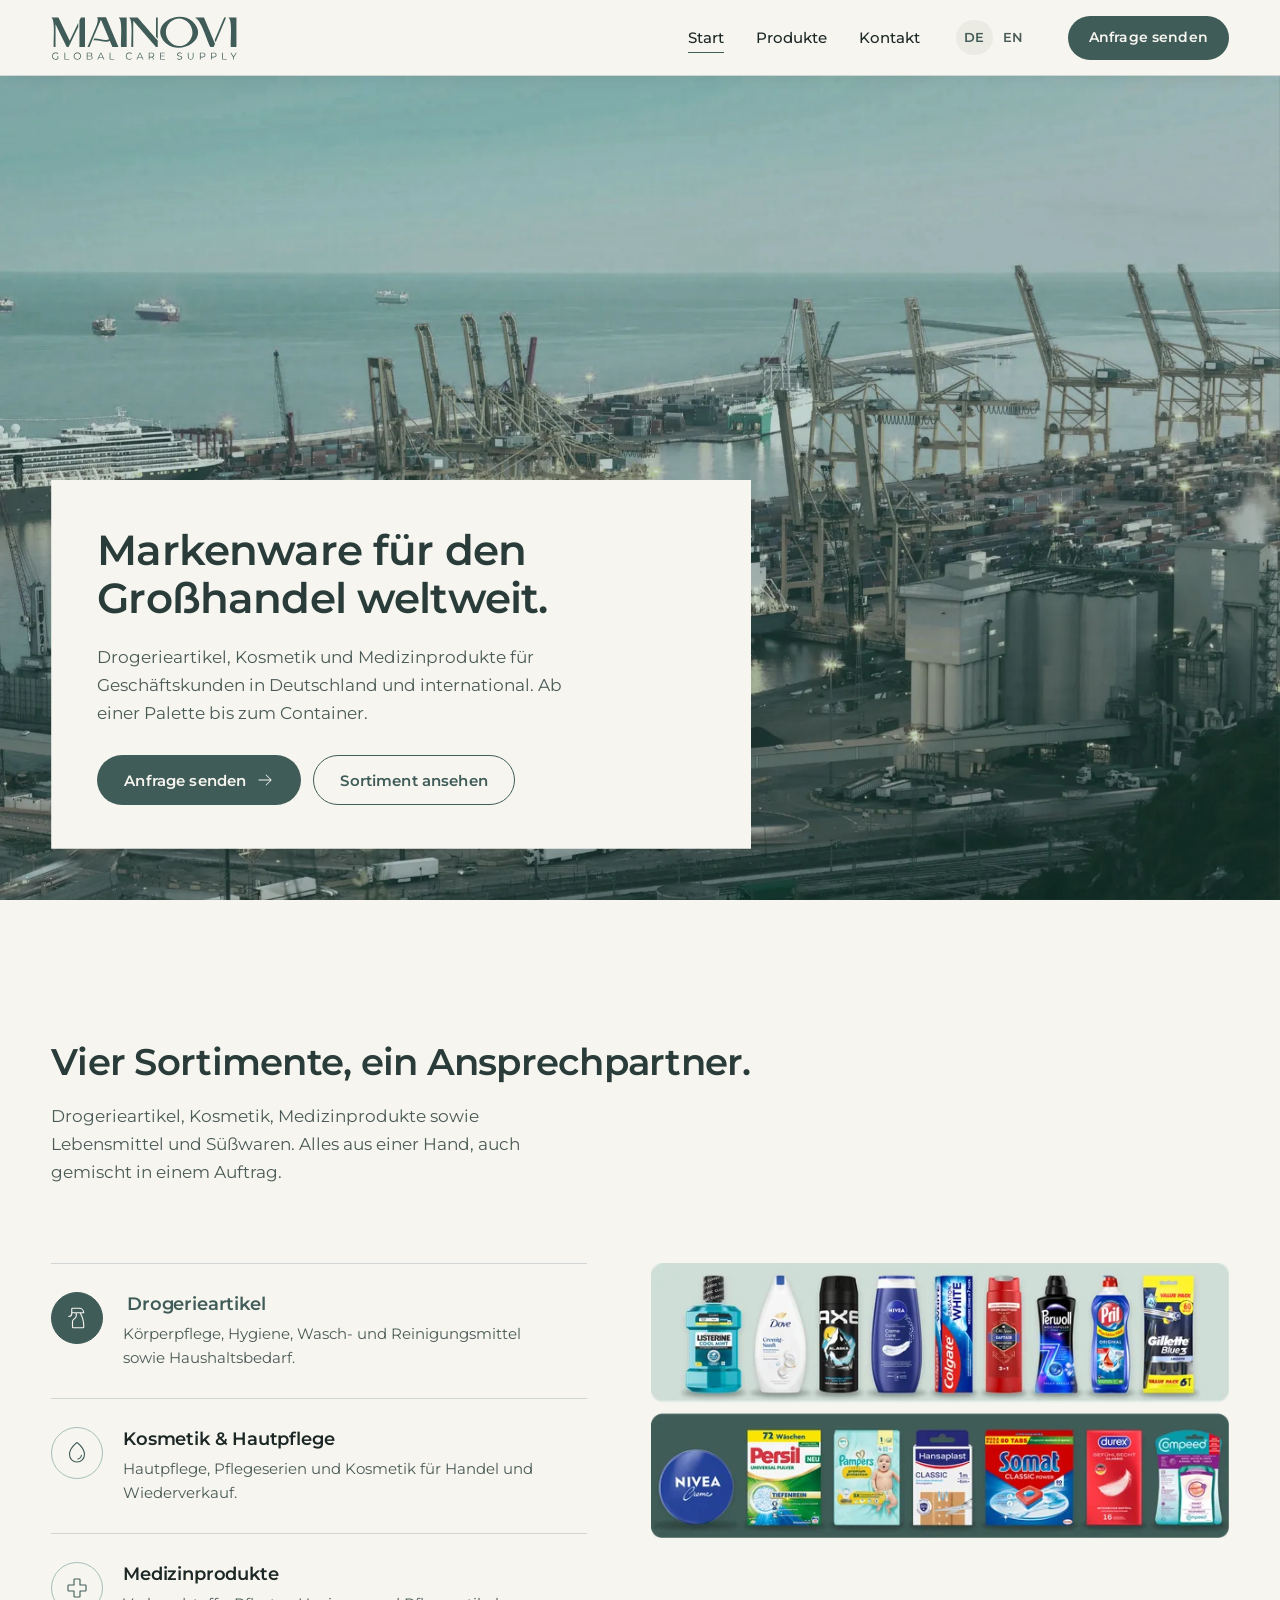
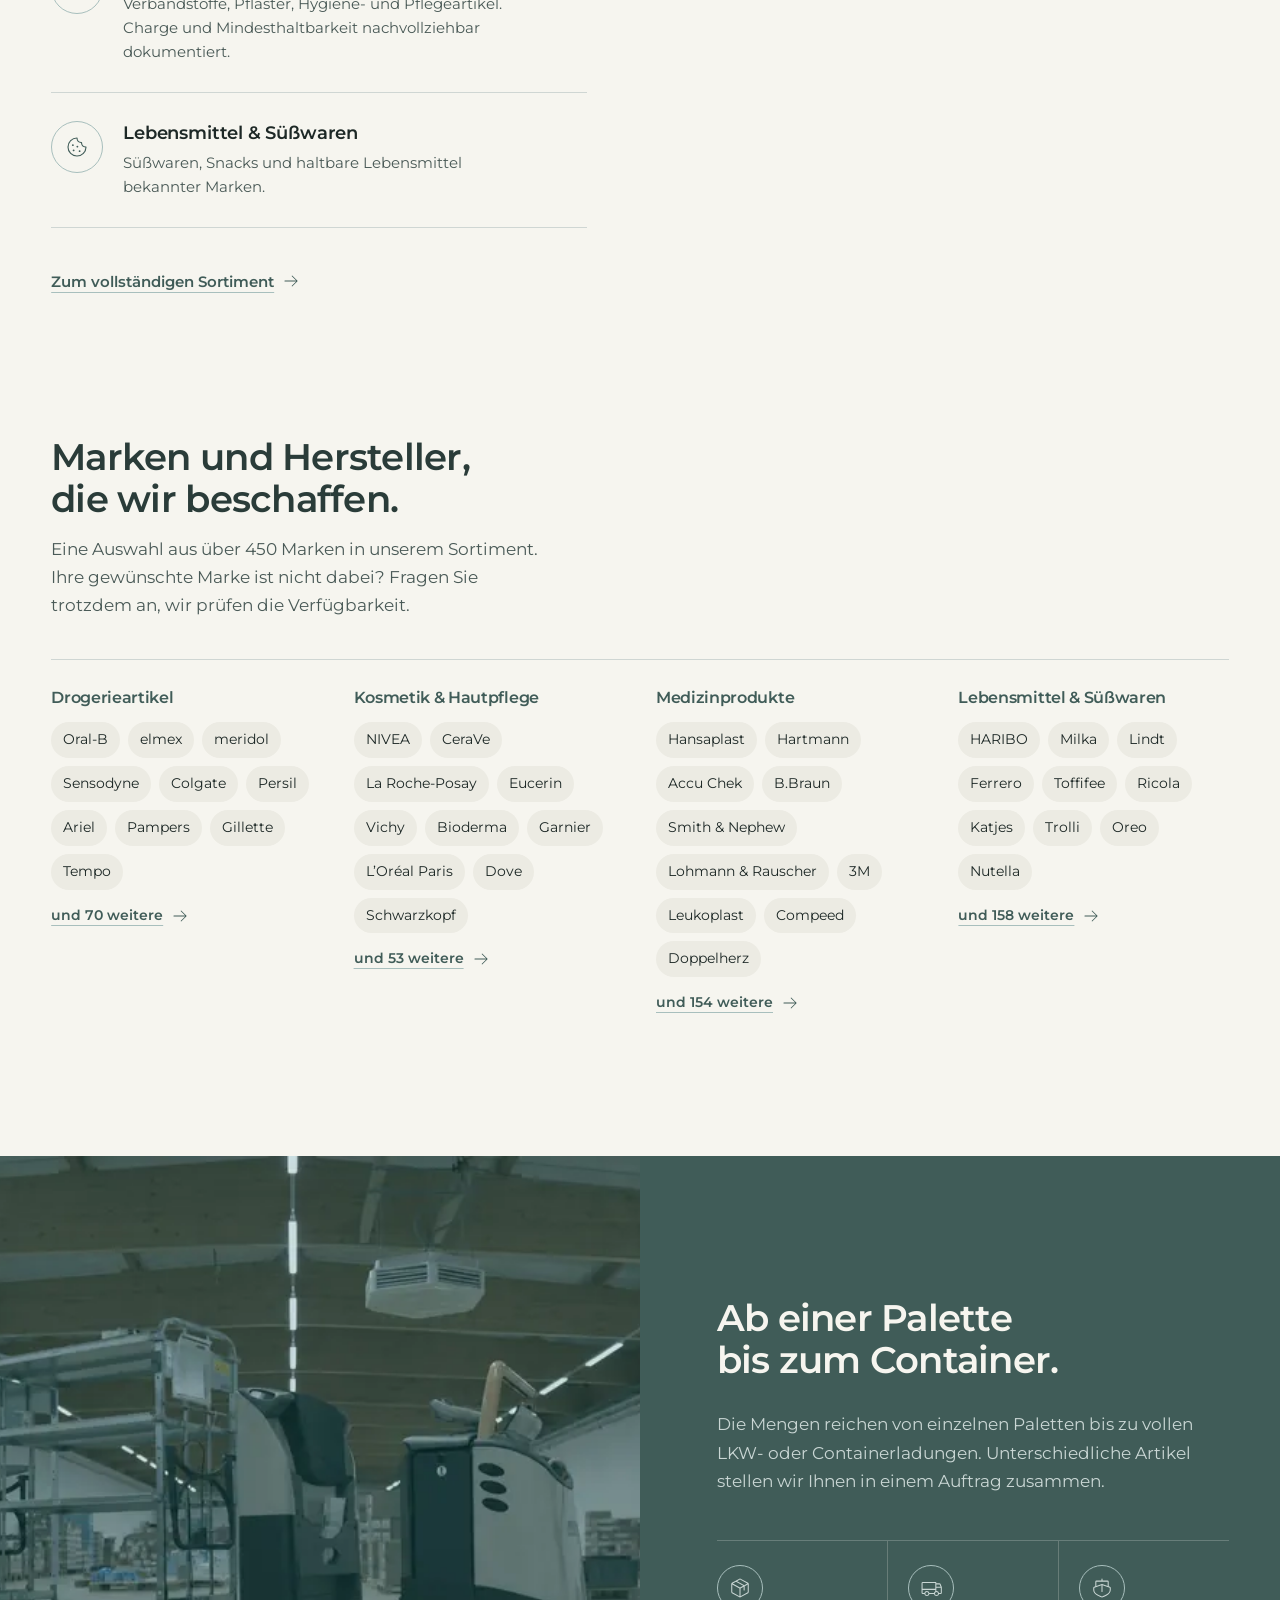
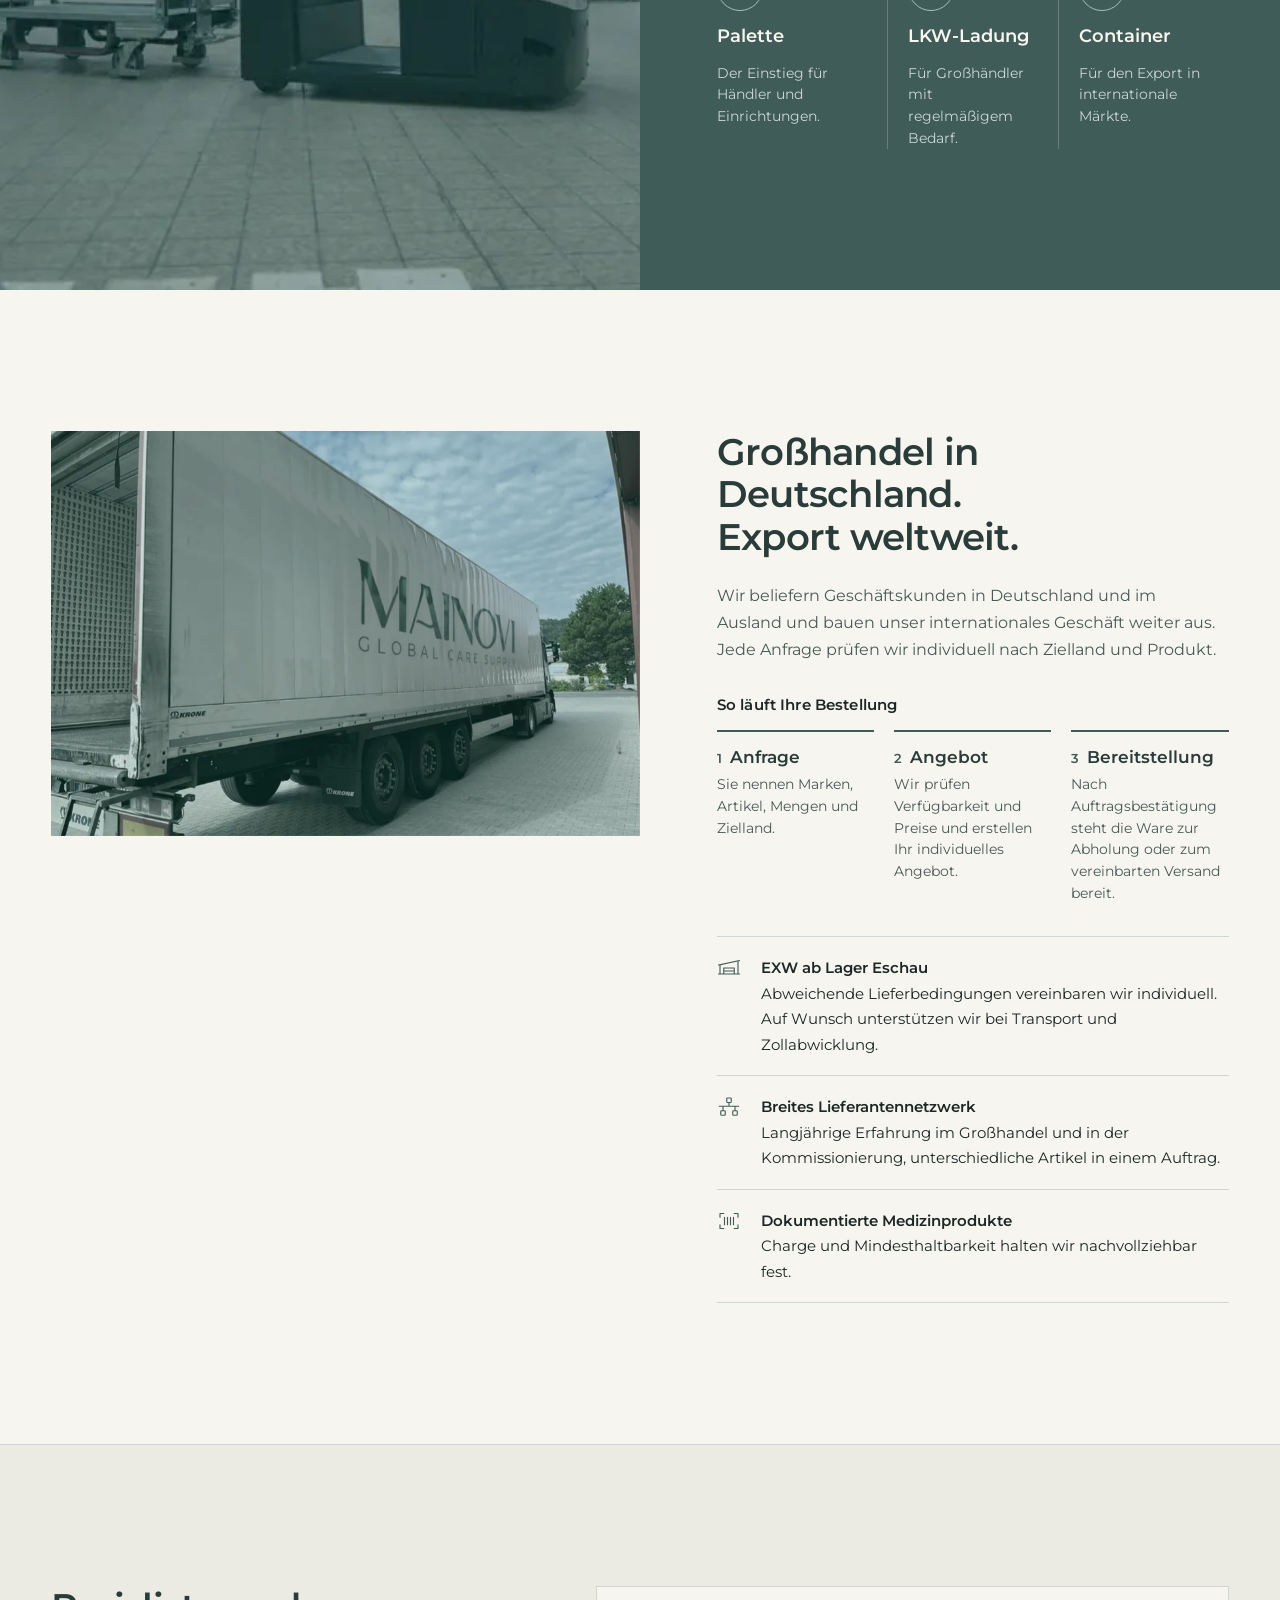
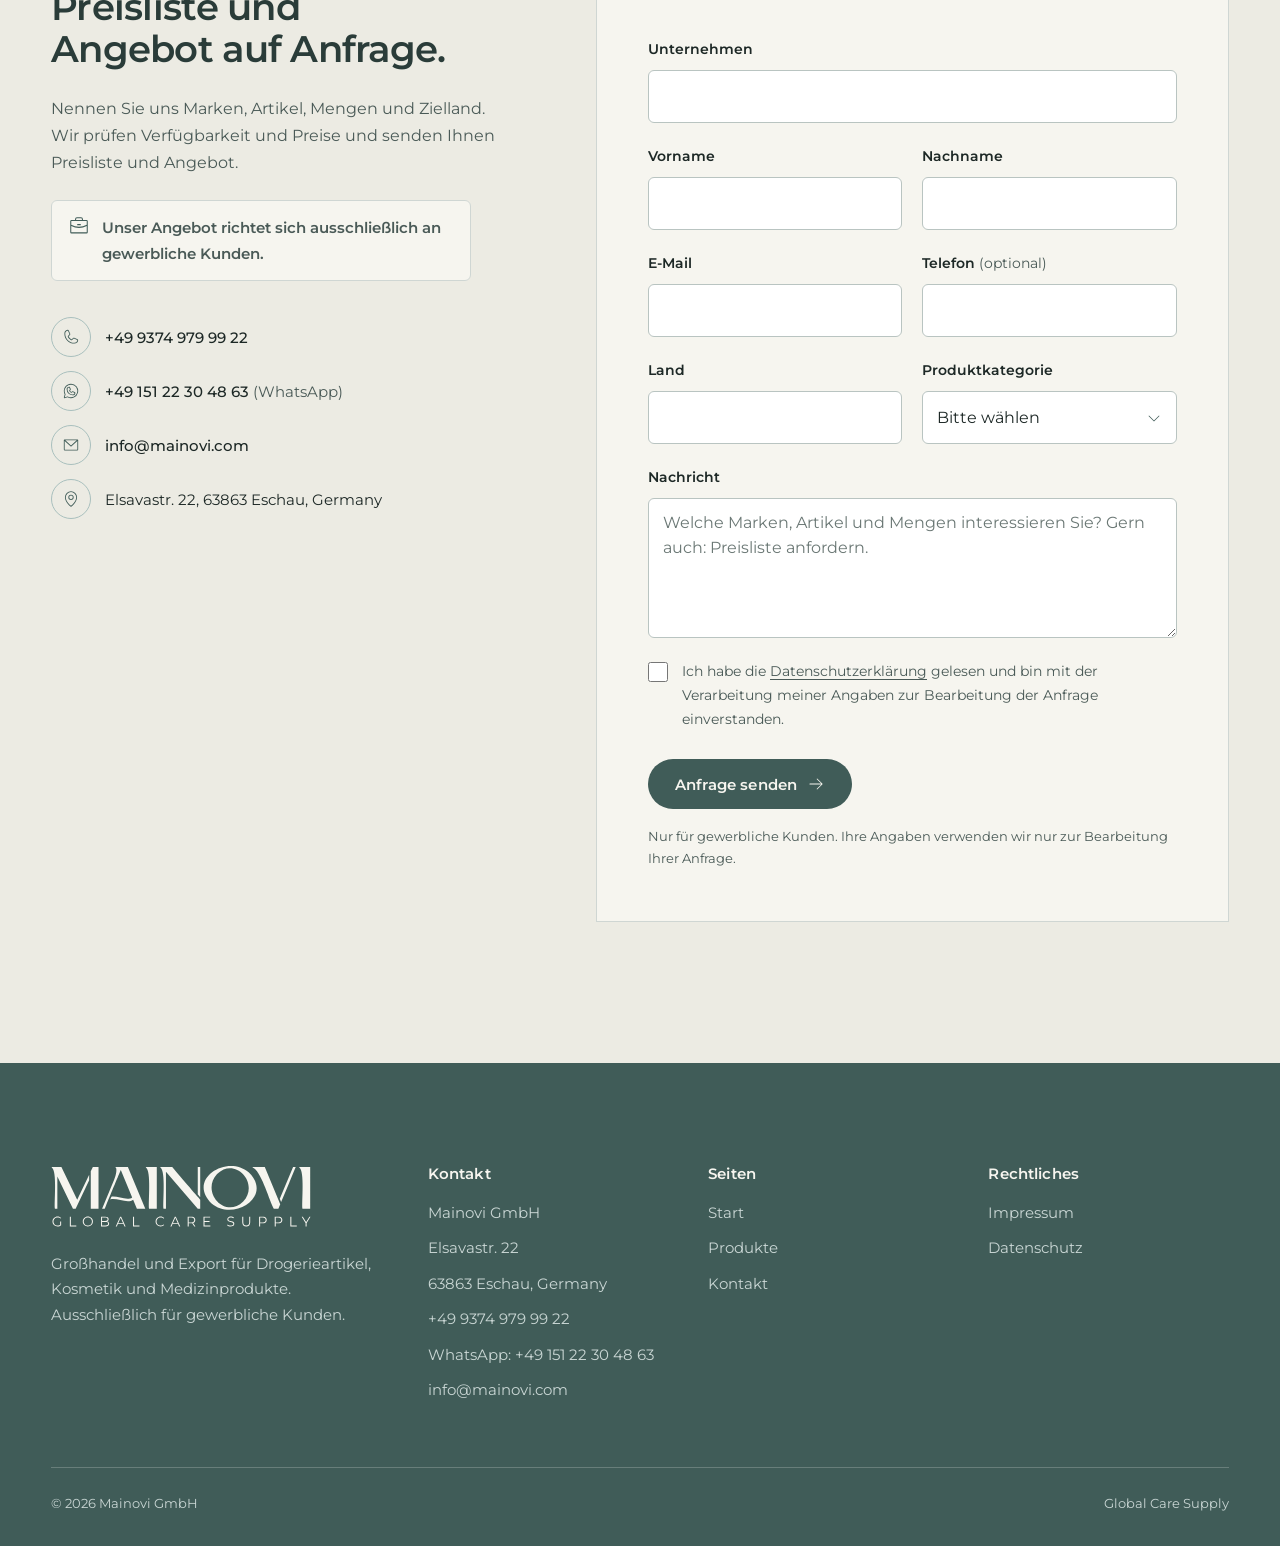
<file: index.html>
<!doctype html>
<html lang="de" class="no-js">
<head>
  <meta charset="utf-8">
  <meta name="viewport" content="width=device-width, initial-scale=1">
  <title>MAINOVI | Großhandel und Export für Drogerie, Kosmetik und Medizinprodukte</title>
  <link rel="alternate" hreflang="de" href="index.html">
  <link rel="alternate" hreflang="en" href="en/index.html">
  <meta name="description" content="MAINOVI ist Großhändler für Drogerieartikel, Kosmetik und Medizinprodukte sowie Lebensmittel und Süßwaren. Für Geschäftskunden in Deutschland und international, ab einer Palette bis zur Containerladung.">
  <meta name="robots" content="noindex, nofollow">
  <meta name="theme-color" content="#405C58">
  <link rel="icon" href="assets/logo/mainovi-mark-granite.svg" type="image/svg+xml">
  <link rel="preload" href="assets/fonts/montserrat-latin-wght-normal.woff2" as="font" type="font/woff2" crossorigin>
  <link rel="preload" href="assets/img/hafen.webp?v=2" as="image" type="image/webp" imagesrcset="assets/img/hafen-900.webp?v=2 900w, assets/img/hafen.webp?v=2 2000w" imagesizes="100vw">
  <link rel="stylesheet" href="assets/css/style.css?v=11">
  <script>document.documentElement.classList.replace('no-js', 'js');</script>
</head>
<body>

<svg width="0" height="0" style="position:absolute" aria-hidden="true" focusable="false">
  <symbol id="i-arrow" viewBox="0 0 256 256"><path fill="currentColor" d="M220.24,132.24l-72,72a6,6,0,0,1-8.48-8.48L201.51,134H40a6,6,0,0,1,0-12H201.51L139.76,60.24a6,6,0,0,1,8.48-8.48l72,72A6,6,0,0,1,220.24,132.24Z"/></symbol>
  <symbol id="i-menu" viewBox="0 0 256 256"><path fill="currentColor" d="M222,128a6,6,0,0,1-6,6H40a6,6,0,0,1,0-12H216A6,6,0,0,1,222,128ZM40,70H216a6,6,0,0,0,0-12H40a6,6,0,0,0,0,12ZM216,186H40a6,6,0,0,0,0,12H216a6,6,0,0,0,0-12Z"/></symbol>
  <symbol id="i-close" viewBox="0 0 256 256"><path fill="currentColor" d="M204.24,195.76a6,6,0,1,1-8.48,8.48L128,136.49,60.24,204.24a6,6,0,0,1-8.48-8.48L119.51,128,51.76,60.24a6,6,0,0,1,8.48-8.48L128,119.51l67.76-67.75a6,6,0,0,1,8.48,8.48L136.49,128Z"/></symbol>
  <symbol id="i-drop" viewBox="0 0 256 256"><path fill="currentColor" d="M172.53,49.06a252.86,252.86,0,0,0-41.09-38,6,6,0,0,0-6.88,0,252.86,252.86,0,0,0-41.090,38C56.34,80.26,42,113.09,42,144a86,86,0,0,0,172,0C214,113.09,199.66,80.26,172.53,49.06ZM128,218a74.09,74.09,0,0,1-74-74c0-59.62,59-108.93,74-120.51C143,35.07,202,84.38,202,144A74.09,74.09,0,0,1,128,218Zm53.92-65A55.58,55.58,0,0,1,137,197.92a7,7,0,0,1-1,.08,6,6,0,0,1-1-11.92c17.38-2.920,32.13-17.68,35.080-35.08a6,6,0,1,1,11.84,2Z"/></symbol>
  <symbol id="i-spray" viewBox="0 0 256 256"><path fill="currentColor" d="M200,78a6,6,0,0,0,6-6,54.06,54.06,0,0,0-54-54H80A14,14,0,0,0,66,32V80a26,26,0,0,1-26,26,6,6,0,0,0,0,12A38,38,0,0,0,78,80V78h36v26.62a25.87,25.87,0,0,1-9.76,20.3l-16,12.79A37.81,37.81,0,0,0,74,167.38V224a14,14,0,0,0,14,14H192a14,14,0,0,0,14-14V211.47A268.92,268.92,0,0,0,170.57,78ZM78,32a2,2,0,0,1,2-2h72a42.06,42.06,0,0,1,41.57,36H78ZM194,211.47V224a2,2,0,0,1-2,2H88a2,2,0,0,1-2-2V167.38a25.87,25.87,0,0,1,9.760-20.3l16-12.79A37.81,37.81,0,0,0,126,104.62V78h30.64A256.84,256.84,0,0,1,194,211.47Z"/></symbol>
  <symbol id="i-cookie" viewBox="0 0 256 256"><path fill="currentColor" d="M163.07,164.93a10,10,0,1,1-14.14,0A10,10,0,0,1,163.07,164.93Zm-78.14-8a10,10,0,1,0,14.14,0A10,10,0,0,0,84.93,156.93Zm6.14-41.86a10,10,0,1,0-14.14,0A10,10,0,0,0,91.07,115.07Zm33.86,1.86a10,10,0,1,0,14.14,0A10,10,0,0,0,124.93,116.93ZM230,128A102,102,0,1,1,128,26a6,6,0,0,1,6,6,42,42,0,0,0,42,42,6,6,0,0,1,6,6,42,42,0,0,0,42,42A6,6,0,0,1,230,128Zm-12.18,5.65A54.09,54.09,0,0,1,170.3,85.7a54.09,54.09,0,0,1-48-47.53,90,90,0,1,0,95.47,95.48Z"/></symbol>
  <symbol id="i-aid" viewBox="0 0 256 256"><path fill="currentColor" d="M216,90H166V40a14,14,0,0,0-14-14H104A14,14,0,0,0,90,40V90H40a14,14,0,0,0-14,14v48a14,14,0,0,0,14,14H90v50a14,14,0,0,0,14,14h48a14,14,0,0,0,14-14V166h50a14,14,0,0,0,14-14V104A14,14,0,0,0,216,90Zm2,62a2,2,0,0,1-2,2H160a6,6,0,0,0-6,6v56a2,2,0,0,1-2,2H104a2,2,0,0,1-2-2V160a6,6,0,0,0-6-6H40a2,2,0,0,1-2-2V104a2,2,0,0,1,2-2H96a6,6,0,0,0,6-6V40a2,2,0,0,1,2-2h48a2,2,0,0,1,2,2V96a6,6,0,0,0,6,6h56a2,2,0,0,1,2,2Z"/></symbol>
  <symbol id="i-package" viewBox="0 0 256 256"><path fill="currentColor" d="M222.72,67.91l-88-48.18a13.9,13.9,0,0,0-13.44,0l-88,48.18A14,14,0,0,0,26,80.18v95.64a14,14,0,0,0,7.28,12.27l88,48.18a13.92,13.92,0,0,0,13.44,0l88-48.18A14,14,0,0,0,230,175.82V80.18A14,14,0,0,0,222.72,67.91ZM127,30.25a2,2,0,0,1,1.92,0L212.51,76,178.57,94.57,94.05,48.31ZM122,223,39,177.57a2,2,0,0,1-1-1.75V86.66l84,46ZM43.49,76,81.56,55.15l84.51,46.26L128,122.24ZM218,175.82a2,2,0,0,1-1,1.75h0L134,223V132.64l36-19.71V152a6,6,0,0,0,12,0V106.37l36-19.71Z"/></symbol>
  <symbol id="i-truck" viewBox="0 0 256 256"><path fill="currentColor" d="M253.57,117.78l-14-35a13.93,13.93,0,0,0-13-8.8H190V64a6,6,0,0,0-6-6H32A14,14,0,0,0,18,72V184a14,14,0,0,0,14,14H50.6a30,30,0,0,0,58.8,0h53.2a30,30,0,0,0,58.8,0H240a14,14,0,0,0,14-14V120A6,6,0,0,0,253.57,117.78ZM190,86h36.58a2,2,0,0,1,1.86,1.26L239.14,114H190ZM30,72a2,2,0,0,1,2-2H178v68H30ZM80,210a18,18,0,1,1,18-18A18,18,0,0,1,80,210Zm82.6-24H109.4a30,30,0,0,0-58.8,0H32a2,2,0,0,1-2-2V150H178v15.48A30.1,30.1,0,0,0,162.6,186ZM192,210a18,18,0,1,1,18-18A18,18,0,0,1,192,210Zm50-26a2,2,0,0,1-2,2H221.4A30.05,30.05,0,0,0,192,162c-.67,0-1.340,0-2,.07V126h52Z"/></symbol>
  <symbol id="i-boat" viewBox="0 0 256 256"><path fill="currentColor" d="M220.43,112.48,206,107.68V56a14,14,0,0,0-14-14H134V24a6,6,0,0,0-12,0V42H64A14,14,0,0,0,50,56v51.68l-14.43,4.8A14,14,0,0,0,26,125.77V152c0,60,96.44,84.79,100.54,85.82a6,6,0,0,0,2.92,0,235.44,235.44,0,0,0,49.4-19.54C212.32,200.15,230,177.24,230,152V125.77A14,14,0,0,0,220.43,112.48ZM62,56a2,2,0,0,1,2-2H192a2,2,0,0,1,2,2v47.68L129.9,82.31a6,6,0,0,0-3.8,0L62,103.68Zm156,96c0,47.1-78.28,70.54-90,73.79C116.27,222.54,38,199.1,38,152V125.77a2,2,0,0,1,1.37-1.9L122,96.32V168a6,6,0,0,0,12,0V96.32l82.63,27.55a2,2,0,0,1,1.37,1.9Z"/></symbol>
  <symbol id="i-globe" viewBox="0 0 256 256"><path fill="currentColor" d="M128,26A102,102,0,1,0,230,128,102.12,102.12,0,0,0,128,26Zm90,102a89.55,89.55,0,0,1-7.46,35.86l-46.69-28.71a13.94,13.94,0,0,0-5.46-2l-22.82-3.07A14.06,14.06,0,0,0,121.06,138h-9.92a2,2,0,0,1-1.8-1.13l-3.8-7.86a13.94,13.94,0,0,0-9.66-7.59l-10.71-2.3L94.4,103a2,2,0,0,1,1.74-1h16.71a13.9,13.9,0,0,0,6.76-1.75l12.25-6.75a14.73,14.73,0,0,0,2.62-1.88l26.91-24.33a13.930,13.930,0,0,0,2.83-17.21L161,44.25A90.16,90.16,0,0,1,218,128ZM144.6,39.54l9.15,16.39a2,2,0,0,1-.41,2.46L126.43,82.72a1.84,1.84,0,0,1-.37.27l-12.25,6.76a2,2,0,0,1-1,.25H96.14A14,14,0,0,0,84,97L73.18,115.91a2,2,0,0,1-.19-.35L61.5,84.89a2,2,0,0,1,0-1.48L72.68,57.06A89.9,89.9,0,0,1,144.6,39.54ZM38,128A89.52,89.52,0,0,1,49.38,84.23a13.85,13.85,0,0,0,.89,4.87l11.49,30.67a13.94,13.94,0,0,0,10.16,8.78l21.44,4.6a2,2,0,0,1,1.38,1.09l3.8,7.86a14.07,14.07,0,0,0,12.6,7.9h4.56l-8.49,19a14,14,0,0,0,2.51,15.2l.1.11,19.68,20.26a2,2,0,0,1,.46,1.7L127.7,218A90.1,90.1,0,0,1,38,128Zm102.08,89.19,1.67-8.6a14.07,14.07,0,0,0-3.47-12.16l-.1-.11L118.5,176.06a2,2,0,0,1-.33-2.14l13.7-30.73A2,2,0,0,1,134,142l22.82,3.08a2,2,0,0,1,.78.27L205,174.55A90.18,90.18,0,0,1,140.08,217.19Z"/></symbol>
  <symbol id="i-handshake" viewBox="0 0 256 256"><path fill="currentColor" d="M252.51,108.8,227,57.75a14,14,0,0,0-18.78-6.27L182.66,64.26,129.53,50.2a6.1,6.1,0,0,0-3.06,0L73.34,64.26,47.79,51.48A14,14,0,0,0,29,57.75L3.49,108.8a14,14,0,0,0,6.26,18.78L36.9,141.16l55.61,39.72a6,6,0,0,0,2,.94l64,16A6.080,6.080,0,0,0,160,198a6,6,0,0,0,4.24-1.76l55.31-55.31,26.7-13.35a14,14,0,0,0,6.26-18.78Zm-53,35.16-35.8-28.68a6,6,0,0,0-8,.45c-18.65,18.79-39.5,16.42-52.79,7.92a2,2,0,0,1-.94-1.5,1.9,1.9,0,0,1,.51-1.55L146.43,78h33.86l28.41,56.82ZM14.11,115.69a2,2,0,0,1,.11-1.52L39.74,63.11a2,2,0,0,1,1.8-1.1,2,2,0,0,1,.89.21l22.21,11.1L37.32,128l-22.21-11.1A2,2,0,0,1,14.11,115.69Zm144.050,69.67-59.6-14.9L47.66,134.1,76.84,75.75,128,62.21l14.8,3.92a5.92,5.92,0,0,0-3,1.57L94.1,112.05a14,14,0,0,0,2.39,21.72c20.22,12.92,44.75,10.49,63.8-5.89L191,152.5Zm83.73-69.67a2,2,0,0,1-1,1.16L218.68,128,191.36,73.32l22.21-11.1a2,2,0,0,1,1.53-.11,2,2,0,0,1,1.16,1l25.52,51.06A2,2,0,0,1,241.89,115.69Zm-112,101.76a6,6,0,0,1-7.27,4.37L80.89,211.39a5.88,5.88,0,0,1-2-.94L52.52,191.64a6,6,0,1,1,7-9.77L84.91,200l40.61,10.15A6,6,0,0,1,129.88,217.45Z"/></symbol>
  <symbol id="i-stack" viewBox="0 0 256 256"><path fill="currentColor" d="M229.18,173a6,6,0,0,1-2.16,8.2l-96,56a6,6,0,0,1-6,0l-96-56a6,6,0,0,1,6-10.36l93,54.23,93-54.23A6,6,0,0,1,229.18,173ZM221,122.82l-93,54.23L35,122.82a6,6,0,0,0-6,10.36l96,56a6,6,0,0,0,6,0l96-56a6,6,0,0,0-6-10.36ZM26,80a6,6,0,0,1,3-5.18l96-56a6,6,0,0,1,6,0l96,56a6,6,0,0,1,0,10.36l-96,56a6,6,0,0,1-6,0l-96-56A6,6,0,0,1,26,80Zm17.91,0L128,129.05,212.09,80,128,31Z"/></symbol>
  <symbol id="i-mail" viewBox="0 0 256 256"><path fill="currentColor" d="M224,50H32a6,6,0,0,0-6,6V192a14,14,0,0,0,14,14H216a14,14,0,0,0,14-14V56A6,6,0,0,0,224,50ZM208.58,62,128,135.86,47.42,62ZM216,194H40a2,2,0,0,1-2-2V69.64l86,78.78a6,6,0,0,0,8.1,0L218,69.64V192A2,2,0,0,1,216,194Z"/></symbol>
  <symbol id="i-phone" viewBox="0 0 256 256"><path fill="currentColor" d="M221.59,160.3l-47.24-21.17a14,14,0,0,0-13.28,1.22,4.81,4.81,0,0,0-.56.42l-24.69,21a1.88,1.88,0,0,1-1.68.06c-15.87-7.66-32.31-24-40-39.65a1.91,1.91,0,0,1,0-1.68l21.07-25a6.13,6.13,0,0,0,.42-.58,14,14,0,0,0,1.12-13.27L95.73,34.49a14,14,0,0,0-14.56-8.38A54.24,54.24,0,0,0,34,80c0,78.3,63.7,142,142,142a54.25,54.25,0,0,0,53.89-47.17A14,14,0,0,0,221.59,160.3ZM176,210C104.32,210,46,151.68,46,80A42.23,42.23,0,0,1,82.67,38h.23a2,2,0,0,1,1.84,1.31l21.1,47.11a2,2,0,0,1,0,1.67L84.73,113.15a4.73,4.73,0,0,0-.43.57,14,14,0,0,0-.91,13.73c8.87,18.16,27.17,36.32,45.53,45.19a14,14,0,0,0,13.77-1c.19-.13.38-.27.56-.42l24.68-21a1.92,1.92,0,0,1,1.6-.1l47.25,21.17a2,2,0,0,1,1.21,2A42.24,42.24,0,0,1,176,210Z"/></symbol>
  <symbol id="i-pin" viewBox="0 0 256 256"><path fill="currentColor" d="M128,66a38,38,0,1,0,38,38A38,38,0,0,0,128,66Zm0,64a26,26,0,1,1,26-26A26,26,0,0,1,128,130Zm0-112a86.1,86.1,0,0,0-86,86c0,30.91,14.34,63.74,41.47,94.94a252.32,252.32,0,0,0,41.09,38,6,6,0,0,0,6.88,0,252.32,252.32,0,0,0,41.09-38c27.13-31.2,41.47-64,41.47-94.94A86.1,86.1,0,0,0,128,18Zm0,206.51C113,212.93,54,163.62,54,104a74,74,0,0,1,148,0C202,163.62,143,212.93,128,224.51Z"/></symbol>
  <symbol id="i-whatsapp" viewBox="0 0 256 256"><path fill="currentColor" d="M186.68,146.63l-32-16a6,6,0,0,0-6,.38L133,141.46A42.49,42.49,0,0,1,114.54,123L125,107.33a6,6,0,0,0,.38-6l-16-32A6,6,0,0,0,104,66a38,38,0,0,0-38,38,86.1,86.1,0,0,0,86,86,38,38,0,0,0,38-38A6,6,0,0,0,186.68,146.63ZM152,178a74.09,74.09,0,0,1-74-74,26,26,0,0,1,22.42-25.75l12.66,25.32-10.39,15.58a6,6,0,0,0-.54,5.63,54.43,54.43,0,0,0,29.07,29.07,6,6,0,0,0,5.63-.54l15.58-10.39,25.32,12.66A26,26,0,0,1,152,178ZM128,26A102,102,0,0,0,38.35,176.69L26.73,211.56a14,14,0,0,0,17.71,17.71l34.87-11.62A102,102,0,1,0,128,26Zm0,192a90,90,0,0,1-45.06-12.08,6.09,6.09,0,0,0-3-.81,6.2,6.2,0,0,0-1.9.31L40.65,217.880a2,2,0,0,1-2.53-2.53L50.58,178a6,6,0,0,0-.5-4.91A90,90,0,1,1,128,218Z"/></symbol>
  <symbol id="i-briefcase" viewBox="0 0 256 256"><path fill="currentColor" d="M106,112a6,6,0,0,1,6-6h32a6,6,0,0,1,0,12H112A6,6,0,0,1,106,112ZM230,72V200a14,14,0,0,1-14,14H40a14,14,0,0,1-14-14V72A14,14,0,0,1,40,58H82V48a22,22,0,0,1,22-22h48a22,22,0,0,1,22,22V58h42A14,14,0,0,1,230,72ZM94,58h68V48a10,10,0,0,0-10-10H104A10,10,0,0,0,94,48ZM38,72v42.79A186,186,0,0,0,128,138a185.910,185.910,0,0,0,90-23.22V72a2,2,0,0,0-2-2H40A2,2,0,0,0,38,72ZM218,200V128.37A198.12,198.12,0,0,1,128,150a198.05,198.05,0,0,1-90-21.62V200a2,2,0,0,0,2,2H216A2,2,0,0,0,218,200Z"/></symbol>
  <symbol id="i-warehouse" viewBox="0 0 256 256"><path fill="currentColor" d="M240,186H230V56.28l11.26-2.41a6,6,0,1,0-2.52-11.74l-224,48a6,6,0,0,0,2.52,11.74L26,100v86H16a6,6,0,0,0,0,12H240a6,6,0,0,0,0-12ZM38,97.42,218,58.85V186H190V128a6,6,0,0,0-6-6H72a6,6,0,0,0-6,6v58H38ZM178,154H78V134H178ZM78,166H178v20H78Z"/></symbol>
  <symbol id="i-network" viewBox="0 0 256 256"><path fill="currentColor" d="M232,114H134V86h10a14,14,0,0,0,14-14V40a14,14,0,0,0-14-14H112A14,14,0,0,0,98,40V72a14,14,0,0,0,14,14h10v28H24a6,6,0,0,0,0,12H58v36H48a14,14,0,0,0-14,14v32a14,14,0,0,0,14,14H80a14,14,0,0,0,14-14V176a14,14,0,0,0-14-14H70V126H186v36H176a14,14,0,0,0-14,14v32a14,14,0,0,0,14,14h32a14,14,0,0,0,14-14V176a14,14,0,0,0-14-14H198V126h34a6,6,0,0,0,0-12ZM110,72V40a2,2,0,0,1,2-2h32a2,2,0,0,1,2,2V72a2,2,0,0,1-2,2H112A2,2,0,0,1,110,72ZM82,176v32a2,2,0,0,1-2,2H48a2,2,0,0,1-2-2V176a2,2,0,0,1,2-2H80A2,2,0,0,1,82,176Zm128,0v32a2,2,0,0,1-2,2H176a2,2,0,0,1-2-2V176a2,2,0,0,1,2-2h32A2,2,0,0,1,210,176Z"/></symbol>
  <symbol id="i-barcode" viewBox="0 0 256 256"><path fill="currentColor" d="M230,48V88a6,6,0,0,1-12,0V54H184a6,6,0,0,1,0-12h40A6,6,0,0,1,230,48ZM72,202H38V168a6,6,0,0,0-12,0v40a6,6,0,0,0,6,6H72a6,6,0,0,0,0-12Zm152-40a6,6,0,0,0-6,6v34H184a6,6,0,0,0,0,12h40a6,6,0,0,0,6-6V168A6,6,0,0,0,224,162ZM32,94a6,6,0,0,0,6-6V54H72a6,6,0,0,0,0-12H32a6,6,0,0,0-6,6V88A6,6,0,0,0,32,94ZM80,82a6,6,0,0,0-6,6v80a6,6,0,0,0,12,0V88A6,6,0,0,0,80,82Zm102,86V88a6,6,0,0,0-12,0v80a6,6,0,0,0,12,0ZM144,82a6,6,0,0,0-6,6v80a6,6,0,0,0,12,0V88A6,6,0,0,0,144,82Zm-32,0a6,6,0,0,0-6,6v80a6,6,0,0,0,12,0V88A6,6,0,0,0,112,82Z"/></symbol>
  <symbol id="i-check" viewBox="0 0 256 256"><path fill="currentColor" d="M228.24,76.24l-128,128a6,6,0,0,1-8.48,0l-56-56a6,6,0,0,1,8.48-8.48L96,191.51,219.760,67.76a6,6,0,0,1,8.48,8.48Z"/></symbol>
</svg>

<a class="skip-link" href="#inhalt">Zum Inhalt springen</a>

<header class="site-header" id="top">
  <div class="wrap header-inner">
    <a class="brand" href="index.html" aria-label="MAINOVI Startseite">
      <img class="brand-logo" src="assets/logo/mainovi-claim-granite.svg" alt="MAINOVI Global Care Supply" width="186" height="44">
    </a>

    <button class="menu-toggle" type="button" aria-expanded="false" aria-controls="hauptnavigation" aria-label="Menü öffnen">
      <svg class="icon-open" aria-hidden="true"><use href="#i-menu"/></svg>
      <svg class="icon-close" aria-hidden="true"><use href="#i-close"/></svg>
    </button>

    <nav class="nav" id="hauptnavigation" aria-label="Hauptnavigation">
      <ul class="nav-list">
        <li><a href="index.html" aria-current="page">Start</a></li>
        <li><a href="produkte.html">Produkte</a></li>
        <li><a href="kontakt.html">Kontakt</a></li>
      </ul>
      <div class="lang" aria-label="Sprache">
        <span aria-current="true" lang="de">DE</span>
        <a href="en/index.html" lang="en" hreflang="en">EN</a>
      </div>
      <a class="btn btn--primary header-cta" href="#anfrage">Anfrage senden</a>
    </nav>
  </div>
</header>

<main id="inhalt">

  <section class="hero" aria-labelledby="hero-title">
    <div class="hero-media">
      <img src="assets/img/hafen.webp?v=2"
           srcset="assets/img/hafen-900.webp?v=2 900w, assets/img/hafen.webp?v=2 2000w"
           sizes="100vw" width="2000" height="1334"
           alt="Containerhafen in der Abenddämmerung mit Kränen, Containerschiff und gestapelten Containern"
           fetchpriority="high">
    </div>
    <div class="wrap hero-inner">
      <div class="hero-panel">
        <h1 id="hero-title">Markenware für den Großhandel weltweit.</h1>
        <p class="lead">Drogerieartikel, Kosmetik und Medizinprodukte für Geschäftskunden in Deutschland und international. Ab einer Palette bis zum Container.</p>
        <div class="hero-actions">
          <a class="btn btn--primary" href="#anfrage">Anfrage senden <svg aria-hidden="true"><use href="#i-arrow"/></svg></a>
          <a class="btn btn--line" href="#sortiment">Sortiment ansehen</a>
        </div>
      </div>
    </div>
  </section>

  <section class="range" id="sortiment" aria-labelledby="range-title">
    <div class="wrap">
      <div class="range-head reveal">
        <h2 id="range-title">Vier Sortimente, ein Ansprechpartner.</h2>
        <p class="lead">Drogerieartikel, Kosmetik, Medizinprodukte sowie Lebensmittel und Süßwaren. Alles aus einer Hand, auch gemischt in einem Auftrag.</p>
      </div>

      <div class="range-body">
        <ul class="range-list" data-range>
          <li class="range-item is-active" data-key="drogerie">
            <button class="range-trigger" type="button" aria-pressed="true" aria-controls="range-stage">
              <span class="range-icon" aria-hidden="true"><svg><use href="#i-spray"/></svg></span>
              <span class="range-text">
                <span class="range-name">Drogerieartikel</span>
                <span class="range-desc">Körperpflege, Hygiene, Wasch- und Reinigungsmittel sowie Haushaltsbedarf.</span>
              </span>
              <svg class="range-arrow" aria-hidden="true"><use href="#i-arrow"/></svg>
            </button>
            <div class="range-thumb"><img src="assets/img/produkte/drogerie-set-640.webp" width="640" height="304" alt="" loading="lazy"></div>
          </li>
          <li class="range-item" data-key="kosmetik">
            <button class="range-trigger" type="button" aria-pressed="false" aria-controls="range-stage">
              <span class="range-icon" aria-hidden="true"><svg><use href="#i-drop"/></svg></span>
              <span class="range-text">
                <span class="range-name">Kosmetik &amp; Hautpflege</span>
                <span class="range-desc">Hautpflege, Pflegeserien und Kosmetik für Handel und Wiederverkauf.</span>
              </span>
              <svg class="range-arrow" aria-hidden="true"><use href="#i-arrow"/></svg>
            </button>
            <div class="range-thumb"><img src="assets/img/produkte/kosmetik-set-640.webp" width="640" height="304" alt="" loading="lazy"></div>
          </li>
          <li class="range-item" data-key="medizin">
            <button class="range-trigger" type="button" aria-pressed="false" aria-controls="range-stage">
              <span class="range-icon" aria-hidden="true"><svg><use href="#i-aid"/></svg></span>
              <span class="range-text">
                <span class="range-name">Medizinprodukte</span>
                <span class="range-desc">Verbandstoffe, Pflaster, Hygiene- und Pflegeartikel. Charge und Mindesthaltbarkeit nachvollziehbar dokumentiert.</span>
              </span>
              <svg class="range-arrow" aria-hidden="true"><use href="#i-arrow"/></svg>
            </button>
            <div class="range-thumb"><img src="assets/img/produkte/medizin-set-640.webp?v=2" width="640" height="304" alt="" loading="lazy"></div>
          </li>
          <li class="range-item" data-key="fmcg">
            <button class="range-trigger" type="button" aria-pressed="false" aria-controls="range-stage">
              <span class="range-icon" aria-hidden="true"><svg><use href="#i-cookie"/></svg></span>
              <span class="range-text">
                <span class="range-name">Lebensmittel &amp; Süßwaren</span>
                <span class="range-desc">Süßwaren, Snacks und haltbare Lebensmittel bekannter Marken.</span>
              </span>
              <svg class="range-arrow" aria-hidden="true"><use href="#i-arrow"/></svg>
            </button>
            <div class="range-thumb"><img src="assets/img/produkte/lebensmittel-set-640.webp" width="640" height="304" alt="" loading="lazy"></div>
          </li>
        </ul>

        <div class="range-stage" id="range-stage" aria-live="polite">
          <figure class="is-active" data-key="drogerie">
            <img src="assets/img/produkte/drogerie-set.webp" srcset="assets/img/produkte/drogerie-set-640.webp 640w, assets/img/produkte/drogerie-set-1000.webp 1000w, assets/img/produkte/drogerie-set.webp 2000w" sizes="(max-width: 900px) 90vw, 640px" width="2000" height="950" alt="Drogerieartikel: Mundspülung, Duschgel, Deo, Zahnpasta, Waschmittel, Windeln, Pflaster und Rasierer" loading="lazy">
          </figure>
          <figure data-key="kosmetik">
            <img src="assets/img/produkte/kosmetik-set.webp" srcset="assets/img/produkte/kosmetik-set-640.webp 640w, assets/img/produkte/kosmetik-set-1000.webp 1000w, assets/img/produkte/kosmetik-set.webp 2000w" sizes="(max-width: 900px) 90vw, 640px" width="2000" height="950" alt="Kosmetik und Hautpflege: Reinigungsgele, Shampoos, Lotionen, Seren und Cremes" loading="lazy">
          </figure>
          <figure data-key="medizin">
            <img src="assets/img/produkte/medizin-set.webp?v=2" srcset="assets/img/produkte/medizin-set-640.webp?v=2 640w, assets/img/produkte/medizin-set-1000.webp?v=2 1000w, assets/img/produkte/medizin-set.webp?v=2 2000w" sizes="(max-width: 900px) 90vw, 640px" width="2000" height="950" alt="Medizinprodukte: Nahrungsergänzung, Spezialnahrung, Inkontinenzprodukte, Wundauflagen, Desinfektion, Thermometer, Lanzetten und Pen-Nadeln" loading="lazy">
          </figure>
          <figure data-key="fmcg">
            <img src="assets/img/produkte/lebensmittel-set.webp" srcset="assets/img/produkte/lebensmittel-set-640.webp 640w, assets/img/produkte/lebensmittel-set-1000.webp 1000w, assets/img/produkte/lebensmittel-set.webp 2000w" sizes="(max-width: 900px) 90vw, 640px" width="2000" height="950" alt="Süßwaren: Hustenbonbons, Fruchtgummi, Schokolade und Pralinen" loading="lazy">
          </figure>
        </div>
      </div>

      <p class="range-foot reveal"><a class="text-link" href="produkte.html">Zum vollständigen Sortiment <svg aria-hidden="true"><use href="#i-arrow"/></svg></a></p>
    </div>
  </section>


  <section class="brands" aria-labelledby="brands-title">
    <div class="wrap">
      <div class="brands-head reveal">
        <h2 id="brands-title">Marken und Hersteller, die wir beschaffen.</h2>
        <p class="lead">Eine Auswahl aus über 450 Marken in unserem Sortiment. Ihre gewünschte Marke ist nicht dabei? Fragen Sie trotzdem an, wir prüfen die Verfügbarkeit.</p>
      </div>
      <div class="brands-grid reveal">
        <div><h3>Drogerieartikel</h3><ul class="brand-list"><li>Oral-B</li><li>elmex</li><li>meridol</li><li>Sensodyne</li><li>Colgate</li><li>Persil</li><li>Ariel</li><li>Pampers</li><li>Gillette</li><li>Tempo</li></ul><a class="text-link brand-more" href="produkte.html#drogerie-marken">und 70 weitere <svg aria-hidden="true"><use href="#i-arrow"/></svg></a></div>
        <div><h3>Kosmetik &amp; Hautpflege</h3><ul class="brand-list"><li>NIVEA</li><li>CeraVe</li><li>La Roche-Posay</li><li>Eucerin</li><li>Vichy</li><li>Bioderma</li><li>Garnier</li><li>L’Oréal Paris</li><li>Dove</li><li>Schwarzkopf</li></ul><a class="text-link brand-more" href="produkte.html#kosmetik-marken">und 53 weitere <svg aria-hidden="true"><use href="#i-arrow"/></svg></a></div>
        <div><h3>Medizinprodukte</h3><ul class="brand-list"><li>Hansaplast</li><li>Hartmann</li><li>Accu Chek</li><li>B.Braun</li><li>Smith &amp; Nephew</li><li>Lohmann &amp; Rauscher</li><li>3M</li><li>Leukoplast</li><li>Compeed</li><li>Doppelherz</li></ul><a class="text-link brand-more" href="produkte.html#medizin-marken">und 154 weitere <svg aria-hidden="true"><use href="#i-arrow"/></svg></a></div>
        <div><h3>Lebensmittel &amp; Süßwaren</h3><ul class="brand-list"><li>HARIBO</li><li>Milka</li><li>Lindt</li><li>Ferrero</li><li>Toffifee</li><li>Ricola</li><li>Katjes</li><li>Trolli</li><li>Oreo</li><li>Nutella</li></ul><a class="text-link brand-more" href="produkte.html#lebensmittel-marken">und 158 weitere <svg aria-hidden="true"><use href="#i-arrow"/></svg></a></div>
      </div>
    </div>
  </section>

  <section class="volume on-granite" aria-labelledby="volume-title">
    <div class="volume-media">
      <img src="assets/img/lager-halle.webp?v=2" srcset="assets/img/lager-halle-900.webp?v=2 900w, assets/img/lager-halle.webp?v=2 1672w" sizes="(max-width: 900px) 100vw, 50vw" width="1672" height="941" alt="Lagerhalle der MAINOVI in Eschau mit Kommissionierwagen und Flurförderzeugen" loading="lazy">
    </div>
    <div class="volume-content">
      <h2 id="volume-title" class="reveal">Ab einer Palette bis zum Container.</h2>
      <p class="reveal">Die Mengen reichen von einzelnen Paletten bis zu vollen LKW- oder Containerladungen. Unterschiedliche Artikel stellen wir Ihnen in einem Auftrag zusammen.</p>
      <ul class="steps reveal">
        <li>
          <span class="step-icon" aria-hidden="true"><svg><use href="#i-package"/></svg></span>
          <strong>Palette</strong>
          <span>Der Einstieg für Händler und Einrichtungen.</span>
        </li>
        <li>
          <span class="step-icon" aria-hidden="true"><svg><use href="#i-truck"/></svg></span>
          <strong>LKW-Ladung</strong>
          <span>Für Großhändler mit regelmäßigem Bedarf.</span>
        </li>
        <li>
          <span class="step-icon" aria-hidden="true"><svg><use href="#i-boat"/></svg></span>
          <strong>Container</strong>
          <span>Für den Export in internationale Märkte.</span>
        </li>
      </ul>
    </div>
  </section>

  <section class="export" id="export" aria-labelledby="export-title">
    <div class="wrap export-grid">
      <div class="export-media reveal">
        <img src="assets/img/lkw.webp" srcset="assets/img/lkw-900.webp 900w, assets/img/lkw.webp 1600w"
             sizes="(max-width: 900px) 100vw, 55vw" width="1600" height="1200"
             alt="Sattelauflieger mit MAINOVI-Schriftzug an der Laderampe in Eschau" loading="lazy">
      </div>
      <div class="export-text">
        <h2 class="reveal">Großhandel in Deutschland. Export weltweit.</h2>
        <p class="reveal">Wir beliefern Geschäftskunden in Deutschland und im Ausland und bauen unser internationales Geschäft weiter aus. Jede Anfrage prüfen wir individuell nach Zielland und Produkt.</p>
        <h3 class="process-title reveal">So läuft Ihre Bestellung</h3>
        <ol class="process reveal">
          <li><b>Anfrage</b><span>Sie nennen Marken, Artikel, Mengen und Zielland.</span></li>
          <li><b>Angebot</b><span>Wir prüfen Verfügbarkeit und Preise und erstellen Ihr individuelles Angebot.</span></li>
          <li><b>Bereitstellung</b><span>Nach Auftragsbestätigung steht die Ware zur Abholung oder zum vereinbarten Versand bereit.</span></li>
        </ol>
        <ul class="facts reveal">
          <li>
            <svg aria-hidden="true"><use href="#i-warehouse"/></svg>
            <span><b>EXW ab Lager Eschau</b>Abweichende Lieferbedingungen vereinbaren wir individuell. Auf Wunsch unterstützen wir bei Transport und Zollabwicklung.</span>
          </li>
          <li>
            <svg aria-hidden="true"><use href="#i-network"/></svg>
            <span><b>Breites Lieferantennetzwerk</b>Langjährige Erfahrung im Großhandel und in der Kommissionierung, unterschiedliche Artikel in einem Auftrag.</span>
          </li>
          <li>
            <svg aria-hidden="true"><use href="#i-barcode"/></svg>
            <span><b>Dokumentierte Medizinprodukte</b>Charge und Mindesthaltbarkeit halten wir nachvollziehbar fest.</span>
          </li>
        </ul>
      </div>
    </div>
  </section>

  <section class="inquiry" id="anfrage" aria-labelledby="inquiry-title">
    <div class="wrap inquiry-grid">
      <div class="inquiry-intro">
        <h2 id="inquiry-title">Preisliste und Angebot auf Anfrage.</h2>
        <p>Nennen Sie uns Marken, Artikel, Mengen und Zielland. Wir prüfen Verfügbarkeit und Preise und senden Ihnen Preisliste und Angebot.</p>
        <p class="b2b-note"><svg aria-hidden="true"><use href="#i-briefcase"/></svg><span>Unser Angebot richtet sich ausschließlich an gewerbliche Kunden.</span></p>
        <ul class="contact-lines">
          <li><span class="ci" aria-hidden="true"><svg><use href="#i-phone"/></svg></span><a href="tel:+4993749799922">+49 9374 979 99 22</a></li>
          <li><span class="ci" aria-hidden="true"><svg><use href="#i-whatsapp"/></svg></span><a href="https://wa.me/4915122304863">+49 151 22 30 48 63 <span class="opt">(WhatsApp)</span></a></li>
          <li><span class="ci" aria-hidden="true"><svg><use href="#i-mail"/></svg></span><a href="mailto:info@mainovi.com">info@mainovi.com</a></li>
          <li><span class="ci" aria-hidden="true"><svg><use href="#i-pin"/></svg></span><span>Elsavastr. 22, 63863 Eschau, Germany</span></li>
        </ul>
      </div>

      <form class="form" id="anfrage-form" novalidate aria-describedby="form-note">
        <div class="field field--full">
          <label for="f-firma">Unternehmen</label>
          <input id="f-firma" name="unternehmen" type="text" autocomplete="organization" required>
          <p class="field-error" id="e-firma"></p>
        </div>
        <div class="field">
          <label for="f-vorname">Vorname</label>
          <input id="f-vorname" name="vorname" type="text" autocomplete="given-name" required>
          <p class="field-error" id="e-vorname"></p>
        </div>
        <div class="field">
          <label for="f-nachname">Nachname</label>
          <input id="f-nachname" name="nachname" type="text" autocomplete="family-name" required>
          <p class="field-error" id="e-nachname"></p>
        </div>
        <div class="field">
          <label for="f-mail">E-Mail</label>
          <input id="f-mail" name="email" type="email" autocomplete="email" required>
          <p class="field-error" id="e-mail"></p>
        </div>
        <div class="field">
          <label for="f-tel">Telefon <span class="opt">(optional)</span></label>
          <input id="f-tel" name="telefon" type="tel" autocomplete="tel">
          <p class="field-error" id="e-tel"></p>
        </div>
        <div class="field">
          <label for="f-land">Land</label>
          <input id="f-land" name="land" type="text" autocomplete="country-name" required>
          <p class="field-error" id="e-land"></p>
        </div>
        <div class="field">
          <label for="f-kat">Produktkategorie</label>
          <select id="f-kat" name="kategorie" required>
            <option value="">Bitte wählen</option>
            <option>Drogerieartikel</option>
            <option>Kosmetik &amp; Hautpflege</option>
            <option>Medizinprodukte</option>
            <option>Lebensmittel &amp; Süßwaren</option>
            <option>Mehrere Kategorien / allgemeine Anfrage</option>
          </select>
          <p class="field-error" id="e-kat"></p>
        </div>
        <div class="field field--full">
          <label for="f-msg">Nachricht</label>
          <textarea id="f-msg" name="nachricht" placeholder="Welche Marken, Artikel und Mengen interessieren Sie? Gern auch: Preisliste anfordern." required></textarea>
          <p class="field-error" id="e-msg"></p>
        </div>
        <label class="consent" for="f-consent">
          <input id="f-consent" name="datenschutz" type="checkbox" required aria-describedby="e-consent">
          <span>Ich habe die <a href="datenschutz.html">Datenschutzerklärung</a> gelesen und bin mit der Verarbeitung meiner Angaben zur Bearbeitung der Anfrage einverstanden.</span>
        </label>
        <p class="field-error consent-error" id="e-consent"></p>
        <div class="form-actions">
          <button class="btn btn--primary" type="submit">Anfrage senden <svg aria-hidden="true"><use href="#i-arrow"/></svg></button>
          <p class="form-note" id="form-note">Nur für gewerbliche Kunden. Ihre Angaben verwenden wir nur zur Bearbeitung Ihrer Anfrage.</p>
        </div>
        <div class="form-success" role="status" tabindex="-1">
          <span class="ok" aria-hidden="true"><svg><use href="#i-check"/></svg></span>
          <h3>Vielen Dank für Ihre Anfrage.</h3>
          <p>Wir haben Ihre Nachricht erhalten und melden uns mit Preisliste und Angebot bei Ihnen.</p>
        </div>
      </form>
    </div>
  </section>

</main>

<footer class="site-footer">
  <div class="wrap">
    <div class="footer-grid">
      <div class="footer-brand">
        <img src="assets/logo/mainovi-claim-porcelain.svg" alt="MAINOVI Global Care Supply" width="260" height="62" loading="lazy">
        <p>Großhandel und Export für Drogerieartikel, Kosmetik und Medizinprodukte. Ausschließlich für gewerbliche Kunden.</p>
      </div>
      <div class="footer-col">
        <h3>Kontakt</h3>
        <ul>
          <li>Mainovi GmbH</li>
          <li>Elsavastr. 22</li>
          <li>63863 Eschau, Germany</li>
          <li><a href="tel:+4993749799922">+49 9374 979 99 22</a></li>
          <li><a href="https://wa.me/4915122304863">WhatsApp: +49 151 22 30 48 63</a></li>
          <li><a href="mailto:info@mainovi.com">info@mainovi.com</a></li>
        </ul>
      </div>
      <div class="footer-col">
        <h3>Seiten</h3>
        <ul>
          <li><a href="index.html">Start</a></li>
          <li><a href="produkte.html">Produkte</a></li>
          <li><a href="kontakt.html">Kontakt</a></li>
        </ul>
      </div>
      <div class="footer-col">
        <h3>Rechtliches</h3>
        <ul>
          <li><a href="impressum.html">Impressum</a></li>
          <li><a href="datenschutz.html">Datenschutz</a></li>
        </ul>
      </div>
    </div>
    <div class="footer-bottom">
      <span>© 2026 Mainovi GmbH</span>
      <span>Global Care Supply</span>
    </div>
  </div>
</footer>

<script src="assets/js/main.js?v=6" defer></script>
</body>
</html>
</file>
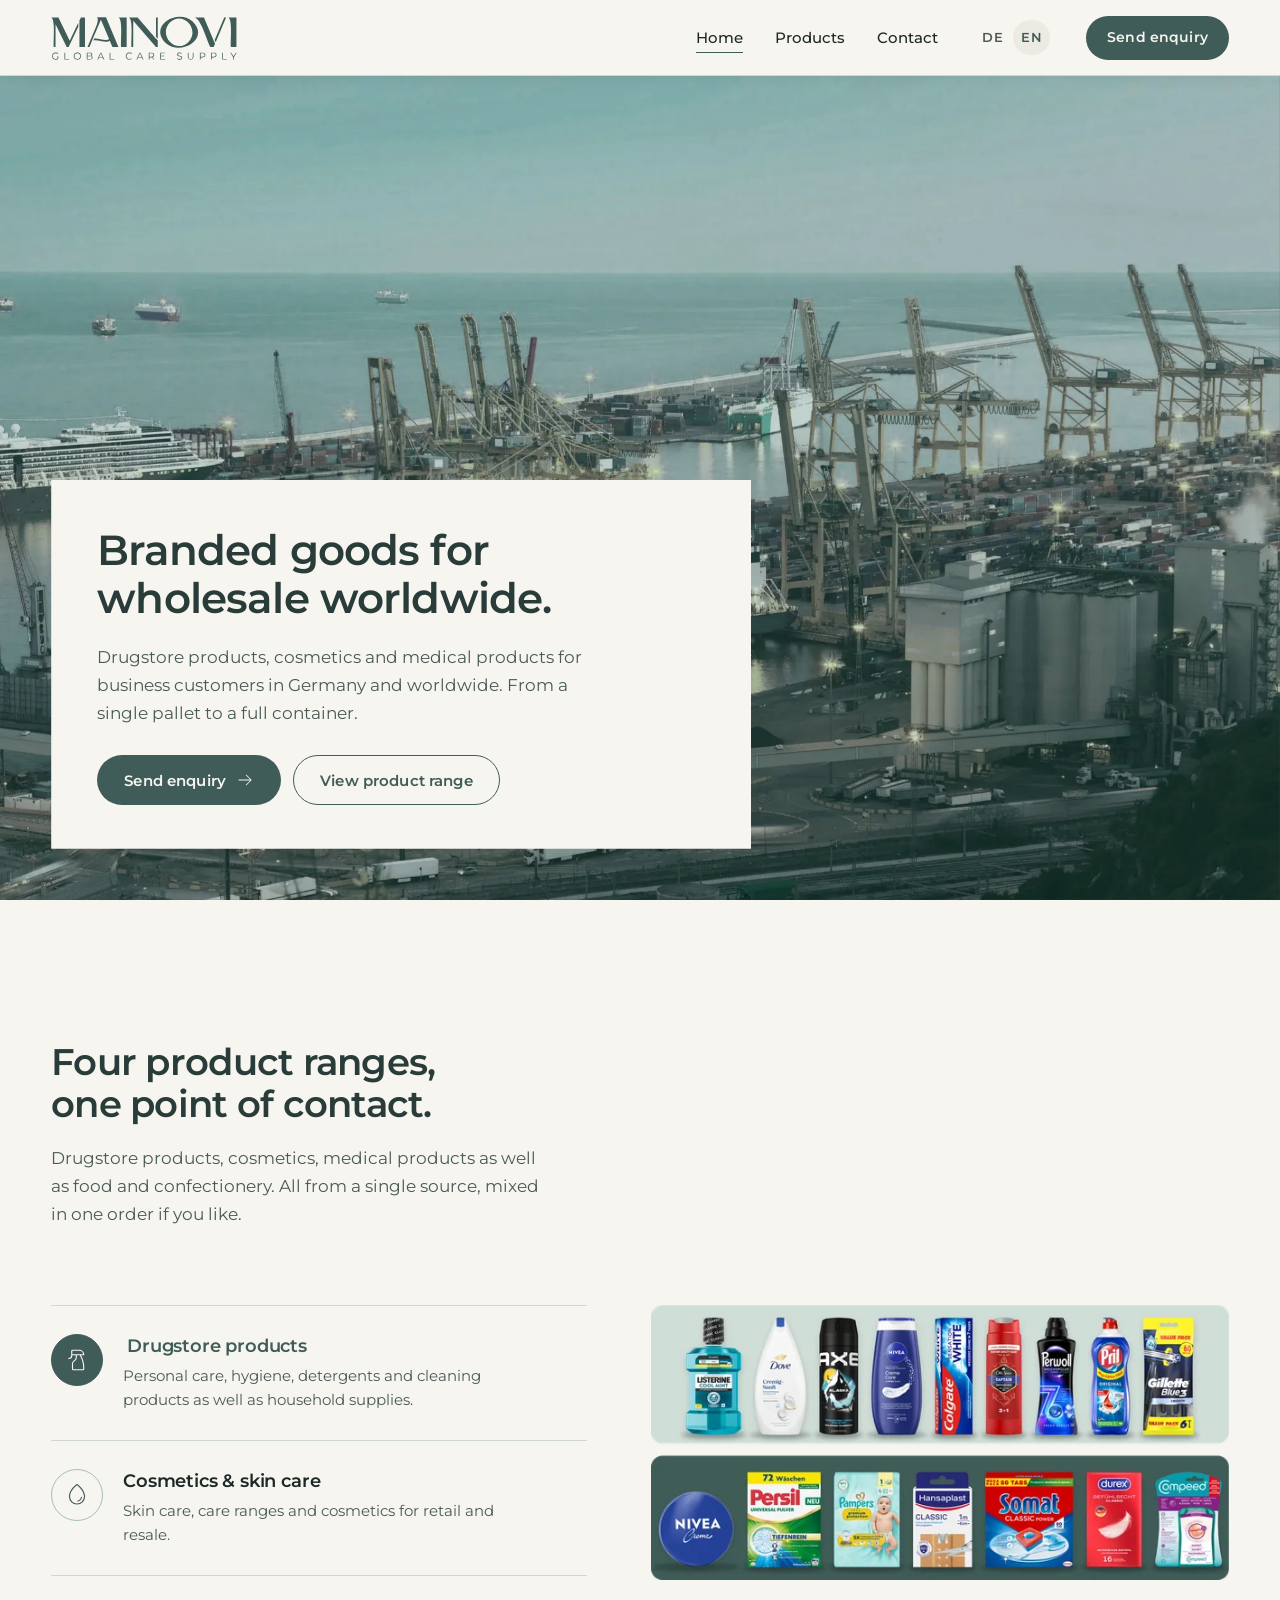
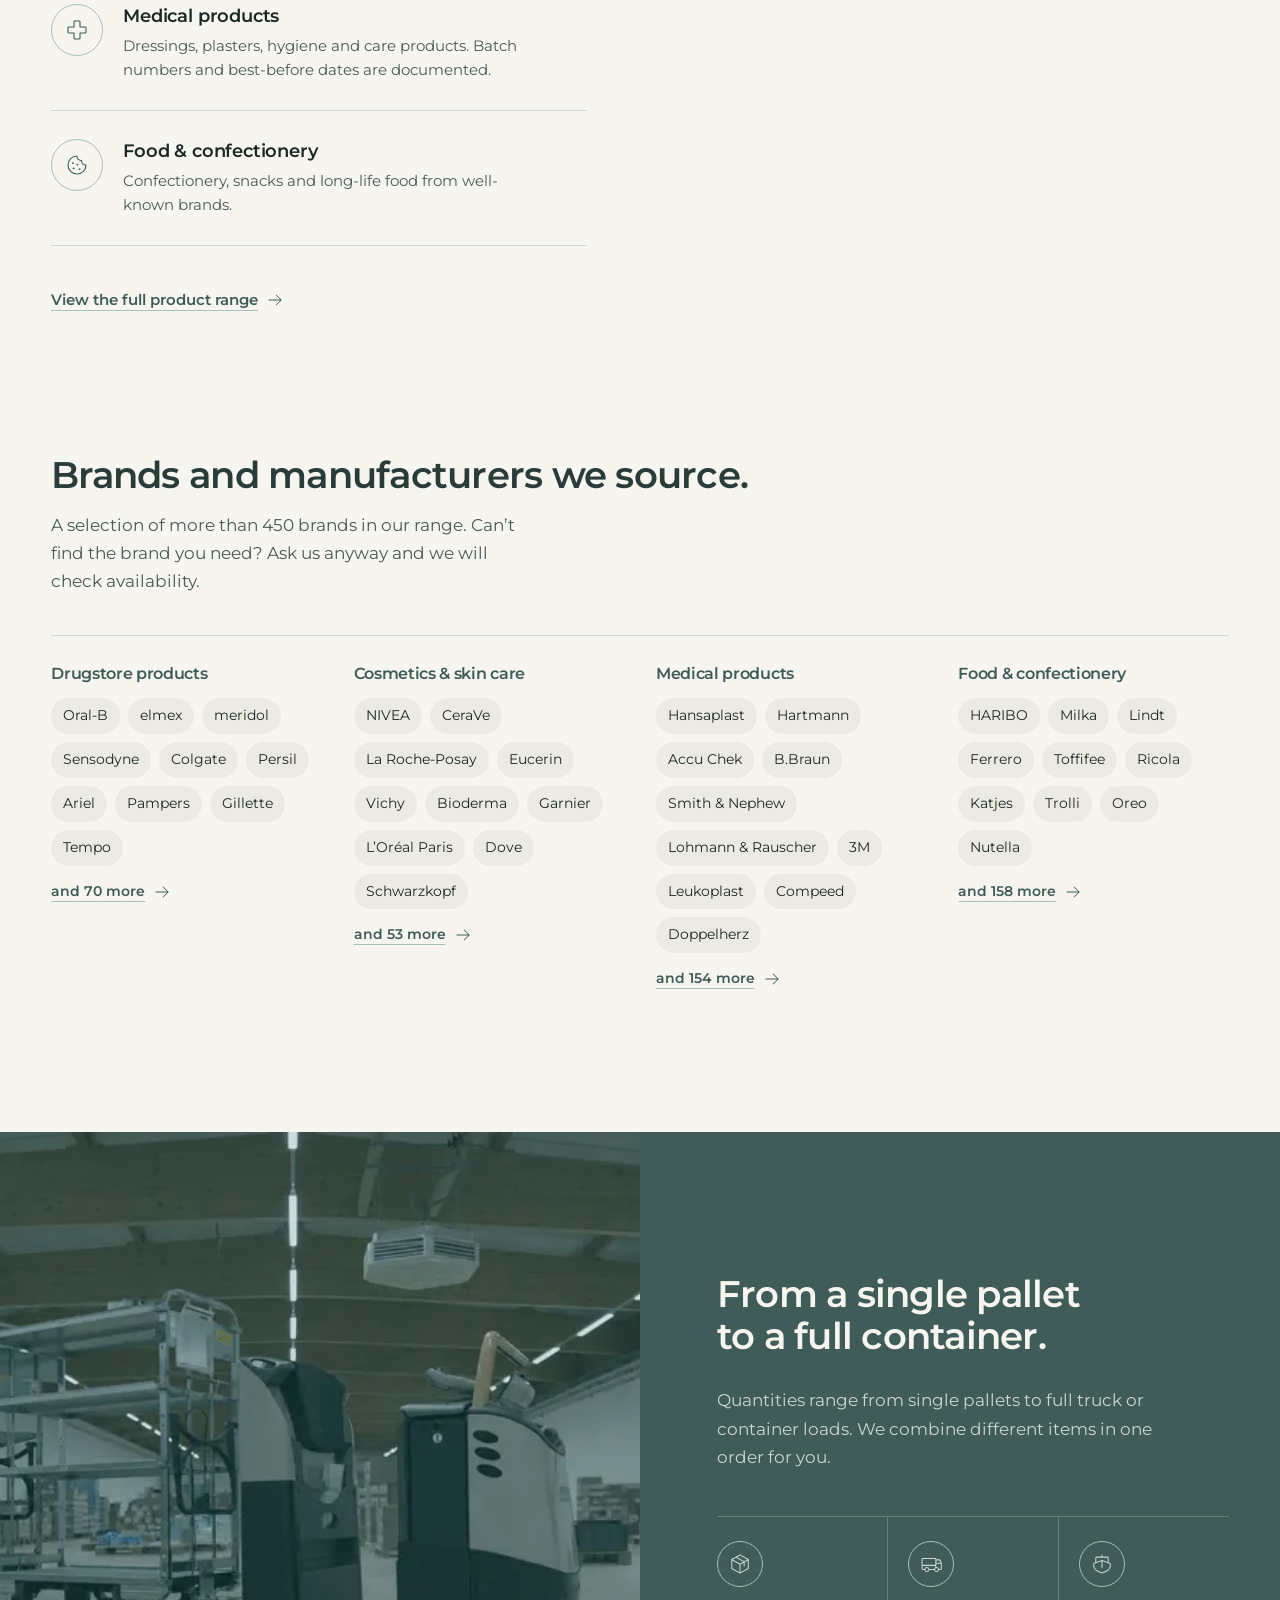
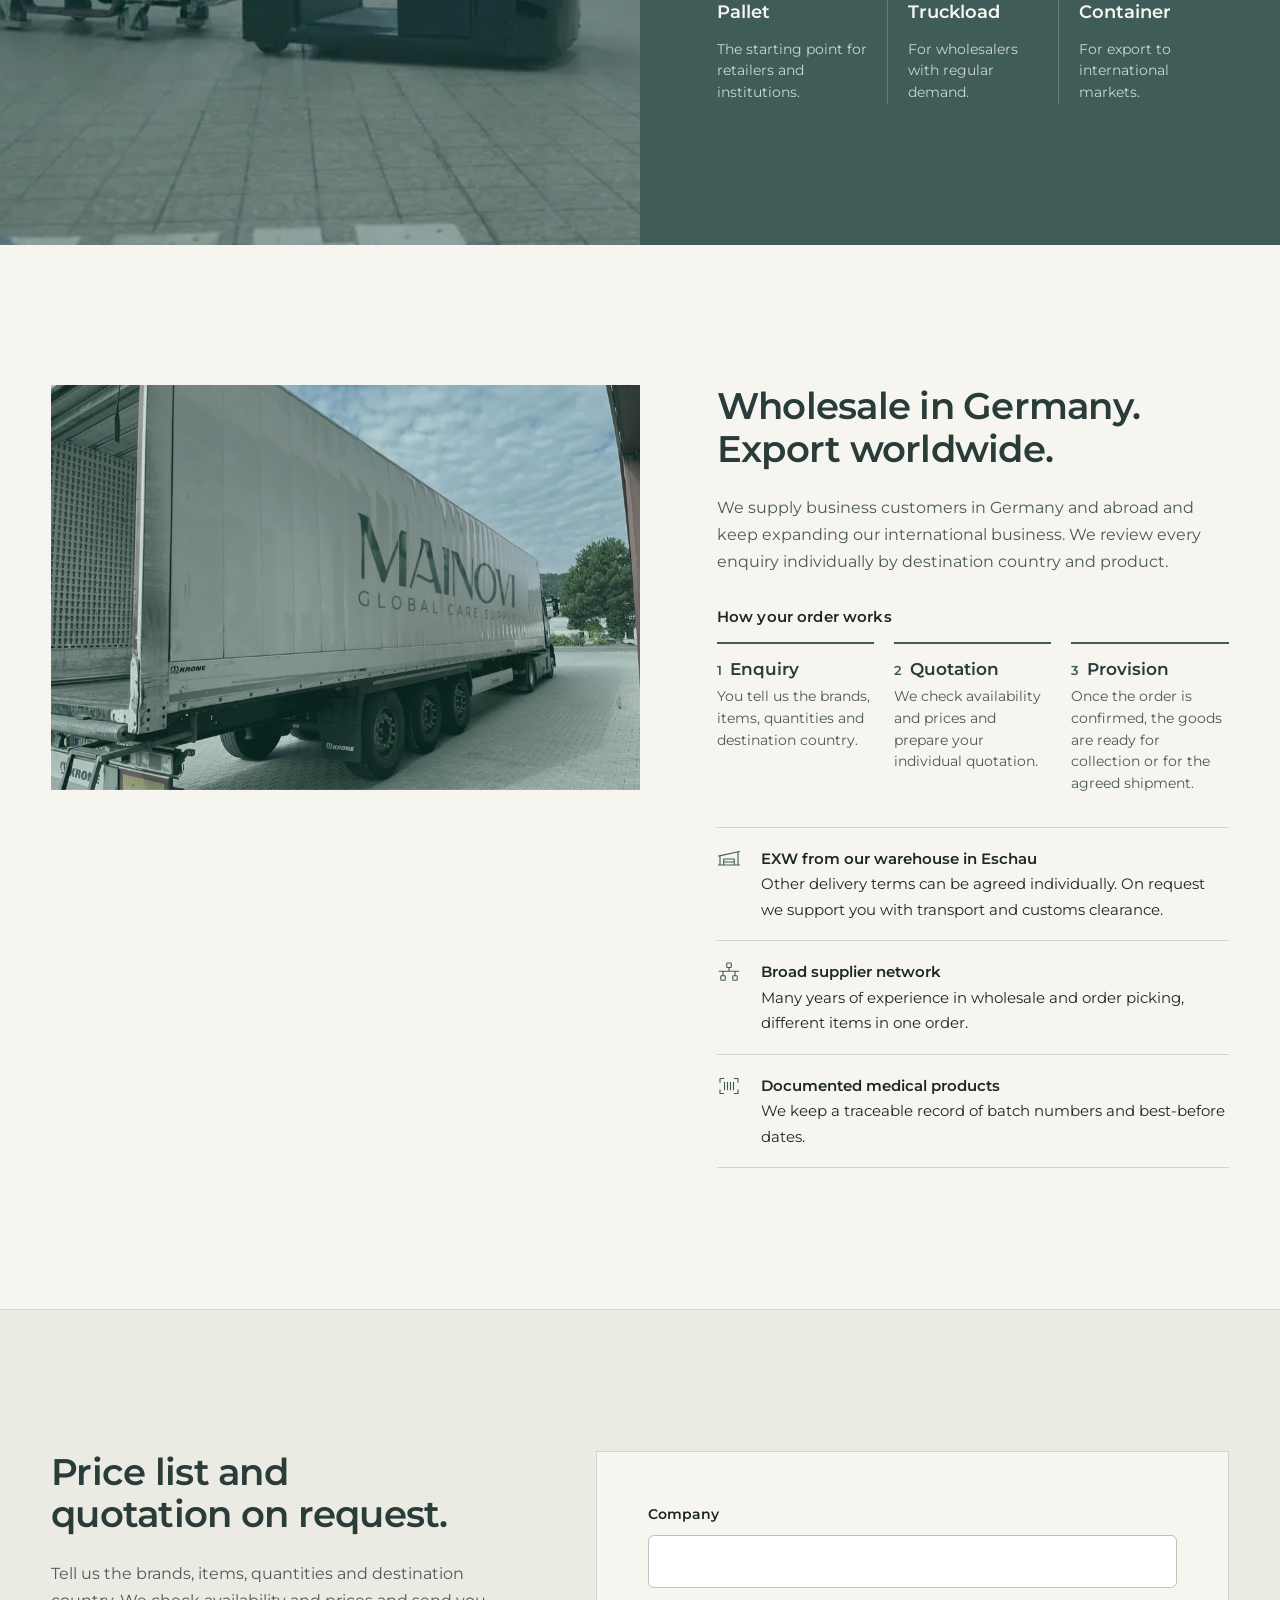
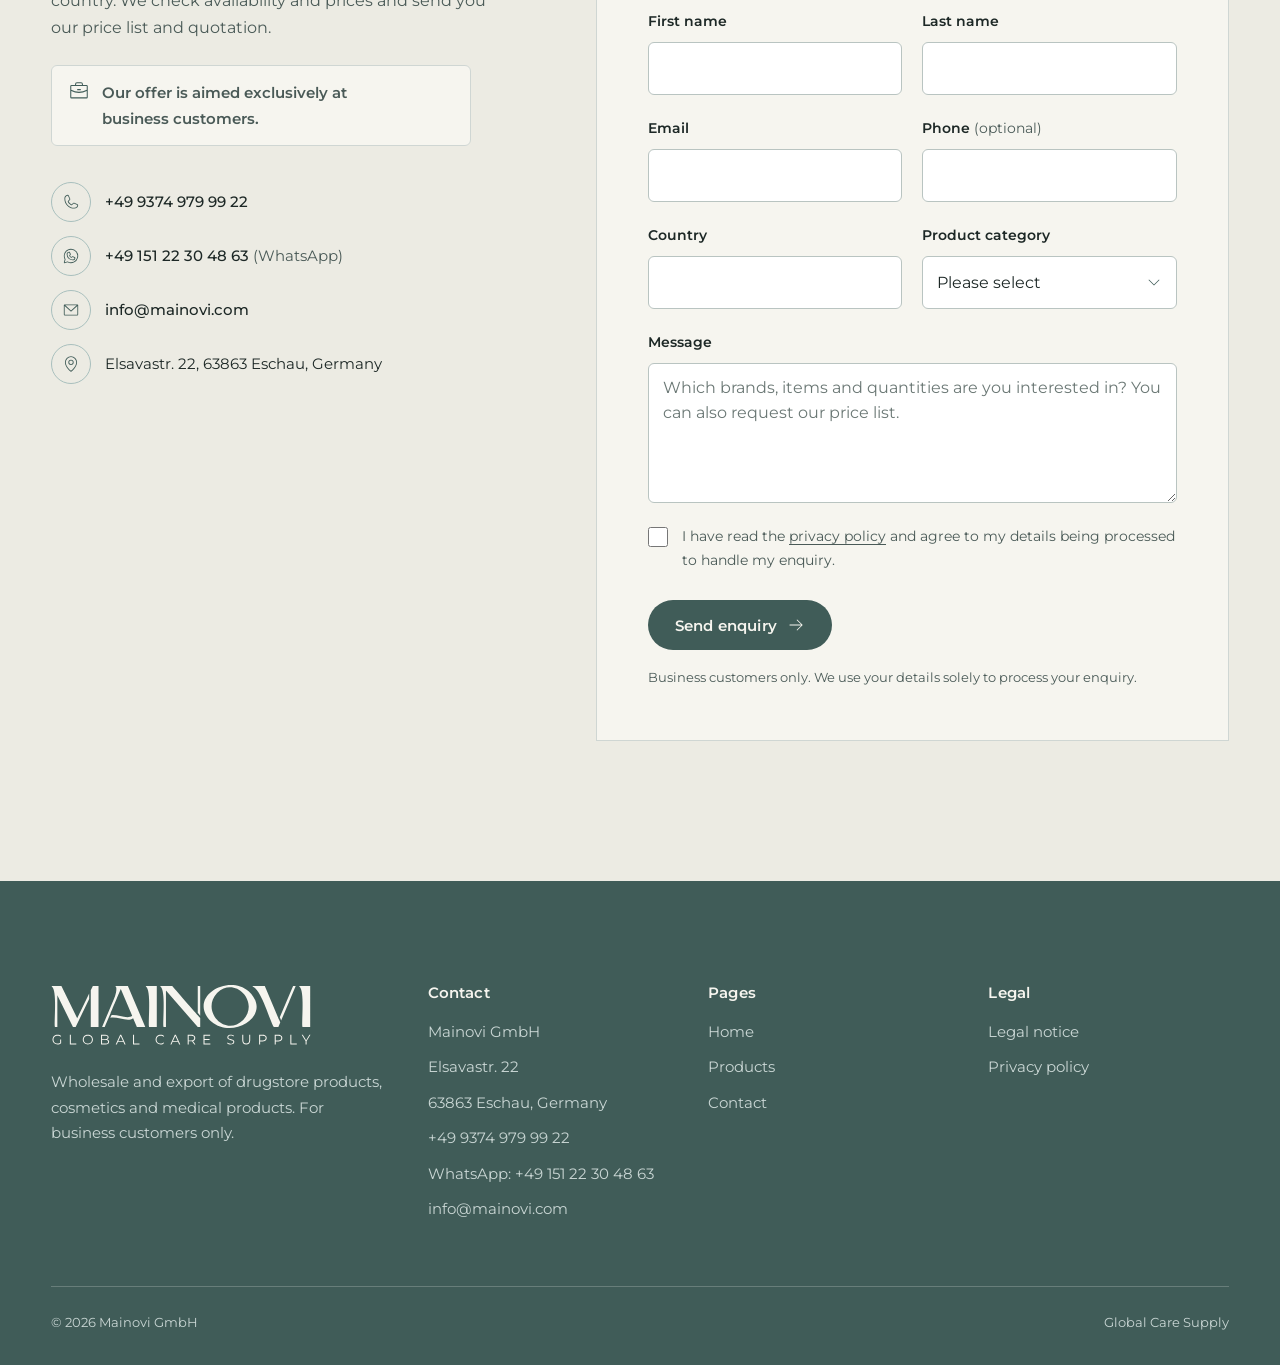
<file: en/index.html>
<!doctype html>
<html lang="en" class="no-js">
<head>
  <meta charset="utf-8">
  <meta name="viewport" content="width=device-width, initial-scale=1">
  <title>MAINOVI | Wholesale and export of drugstore products, cosmetics and medical products</title>
  <link rel="alternate" hreflang="de" href="../index.html">
  <link rel="alternate" hreflang="en" href="index.html">
  <meta name="description" content="MAINOVI is a wholesaler of drugstore products, cosmetics and medical products as well as food and confectionery. For business customers in Germany and worldwide, from a single pallet to a full container load.">
  <meta name="robots" content="noindex, nofollow">
  <meta name="theme-color" content="#405C58">
  <link rel="icon" href="../assets/logo/mainovi-mark-granite.svg" type="image/svg+xml">
  <link rel="preload" href="../assets/fonts/montserrat-latin-wght-normal.woff2" as="font" type="font/woff2" crossorigin>
  <link rel="preload" href="../assets/img/hafen.webp?v=2" as="image" type="image/webp" imagesrcset="../assets/img/hafen-900.webp?v=2 900w, ../assets/img/hafen.webp?v=2 2000w" imagesizes="100vw">
  <link rel="stylesheet" href="../assets/css/style.css?v=11">
  <script>document.documentElement.classList.replace('no-js', 'js');</script>
</head>
<body>

<svg width="0" height="0" style="position:absolute" aria-hidden="true" focusable="false">
  <symbol id="i-arrow" viewBox="0 0 256 256"><path fill="currentColor" d="M220.24,132.24l-72,72a6,6,0,0,1-8.48-8.48L201.51,134H40a6,6,0,0,1,0-12H201.51L139.76,60.24a6,6,0,0,1,8.48-8.48l72,72A6,6,0,0,1,220.24,132.24Z"/></symbol>
  <symbol id="i-menu" viewBox="0 0 256 256"><path fill="currentColor" d="M222,128a6,6,0,0,1-6,6H40a6,6,0,0,1,0-12H216A6,6,0,0,1,222,128ZM40,70H216a6,6,0,0,0,0-12H40a6,6,0,0,0,0,12ZM216,186H40a6,6,0,0,0,0,12H216a6,6,0,0,0,0-12Z"/></symbol>
  <symbol id="i-close" viewBox="0 0 256 256"><path fill="currentColor" d="M204.24,195.76a6,6,0,1,1-8.48,8.48L128,136.49,60.24,204.24a6,6,0,0,1-8.48-8.48L119.51,128,51.76,60.24a6,6,0,0,1,8.48-8.48L128,119.51l67.76-67.75a6,6,0,0,1,8.48,8.48L136.49,128Z"/></symbol>
  <symbol id="i-drop" viewBox="0 0 256 256"><path fill="currentColor" d="M172.53,49.06a252.86,252.86,0,0,0-41.09-38,6,6,0,0,0-6.88,0,252.86,252.86,0,0,0-41.090,38C56.34,80.26,42,113.09,42,144a86,86,0,0,0,172,0C214,113.09,199.66,80.26,172.53,49.06ZM128,218a74.09,74.09,0,0,1-74-74c0-59.62,59-108.93,74-120.51C143,35.07,202,84.38,202,144A74.09,74.09,0,0,1,128,218Zm53.92-65A55.58,55.58,0,0,1,137,197.92a7,7,0,0,1-1,.08,6,6,0,0,1-1-11.92c17.38-2.920,32.13-17.68,35.080-35.08a6,6,0,1,1,11.84,2Z"/></symbol>
  <symbol id="i-spray" viewBox="0 0 256 256"><path fill="currentColor" d="M200,78a6,6,0,0,0,6-6,54.06,54.06,0,0,0-54-54H80A14,14,0,0,0,66,32V80a26,26,0,0,1-26,26,6,6,0,0,0,0,12A38,38,0,0,0,78,80V78h36v26.62a25.87,25.87,0,0,1-9.76,20.3l-16,12.79A37.81,37.81,0,0,0,74,167.38V224a14,14,0,0,0,14,14H192a14,14,0,0,0,14-14V211.47A268.92,268.92,0,0,0,170.57,78ZM78,32a2,2,0,0,1,2-2h72a42.06,42.06,0,0,1,41.57,36H78ZM194,211.47V224a2,2,0,0,1-2,2H88a2,2,0,0,1-2-2V167.38a25.87,25.87,0,0,1,9.760-20.3l16-12.79A37.81,37.81,0,0,0,126,104.62V78h30.64A256.84,256.84,0,0,1,194,211.47Z"/></symbol>
  <symbol id="i-cookie" viewBox="0 0 256 256"><path fill="currentColor" d="M163.07,164.93a10,10,0,1,1-14.14,0A10,10,0,0,1,163.07,164.93Zm-78.14-8a10,10,0,1,0,14.14,0A10,10,0,0,0,84.93,156.93Zm6.14-41.86a10,10,0,1,0-14.14,0A10,10,0,0,0,91.07,115.07Zm33.86,1.86a10,10,0,1,0,14.14,0A10,10,0,0,0,124.93,116.93ZM230,128A102,102,0,1,1,128,26a6,6,0,0,1,6,6,42,42,0,0,0,42,42,6,6,0,0,1,6,6,42,42,0,0,0,42,42A6,6,0,0,1,230,128Zm-12.18,5.65A54.09,54.09,0,0,1,170.3,85.7a54.09,54.09,0,0,1-48-47.53,90,90,0,1,0,95.47,95.48Z"/></symbol>
  <symbol id="i-aid" viewBox="0 0 256 256"><path fill="currentColor" d="M216,90H166V40a14,14,0,0,0-14-14H104A14,14,0,0,0,90,40V90H40a14,14,0,0,0-14,14v48a14,14,0,0,0,14,14H90v50a14,14,0,0,0,14,14h48a14,14,0,0,0,14-14V166h50a14,14,0,0,0,14-14V104A14,14,0,0,0,216,90Zm2,62a2,2,0,0,1-2,2H160a6,6,0,0,0-6,6v56a2,2,0,0,1-2,2H104a2,2,0,0,1-2-2V160a6,6,0,0,0-6-6H40a2,2,0,0,1-2-2V104a2,2,0,0,1,2-2H96a6,6,0,0,0,6-6V40a2,2,0,0,1,2-2h48a2,2,0,0,1,2,2V96a6,6,0,0,0,6,6h56a2,2,0,0,1,2,2Z"/></symbol>
  <symbol id="i-package" viewBox="0 0 256 256"><path fill="currentColor" d="M222.72,67.91l-88-48.18a13.9,13.9,0,0,0-13.44,0l-88,48.18A14,14,0,0,0,26,80.18v95.64a14,14,0,0,0,7.28,12.27l88,48.18a13.92,13.92,0,0,0,13.44,0l88-48.18A14,14,0,0,0,230,175.82V80.18A14,14,0,0,0,222.72,67.91ZM127,30.25a2,2,0,0,1,1.92,0L212.51,76,178.57,94.57,94.05,48.31ZM122,223,39,177.57a2,2,0,0,1-1-1.75V86.66l84,46ZM43.49,76,81.56,55.15l84.51,46.26L128,122.24ZM218,175.82a2,2,0,0,1-1,1.75h0L134,223V132.64l36-19.71V152a6,6,0,0,0,12,0V106.37l36-19.71Z"/></symbol>
  <symbol id="i-truck" viewBox="0 0 256 256"><path fill="currentColor" d="M253.57,117.78l-14-35a13.93,13.93,0,0,0-13-8.8H190V64a6,6,0,0,0-6-6H32A14,14,0,0,0,18,72V184a14,14,0,0,0,14,14H50.6a30,30,0,0,0,58.8,0h53.2a30,30,0,0,0,58.8,0H240a14,14,0,0,0,14-14V120A6,6,0,0,0,253.57,117.78ZM190,86h36.58a2,2,0,0,1,1.86,1.26L239.14,114H190ZM30,72a2,2,0,0,1,2-2H178v68H30ZM80,210a18,18,0,1,1,18-18A18,18,0,0,1,80,210Zm82.6-24H109.4a30,30,0,0,0-58.8,0H32a2,2,0,0,1-2-2V150H178v15.48A30.1,30.1,0,0,0,162.6,186ZM192,210a18,18,0,1,1,18-18A18,18,0,0,1,192,210Zm50-26a2,2,0,0,1-2,2H221.4A30.05,30.05,0,0,0,192,162c-.67,0-1.340,0-2,.07V126h52Z"/></symbol>
  <symbol id="i-boat" viewBox="0 0 256 256"><path fill="currentColor" d="M220.43,112.48,206,107.68V56a14,14,0,0,0-14-14H134V24a6,6,0,0,0-12,0V42H64A14,14,0,0,0,50,56v51.68l-14.43,4.8A14,14,0,0,0,26,125.77V152c0,60,96.44,84.79,100.54,85.82a6,6,0,0,0,2.92,0,235.44,235.44,0,0,0,49.4-19.54C212.32,200.15,230,177.24,230,152V125.77A14,14,0,0,0,220.43,112.48ZM62,56a2,2,0,0,1,2-2H192a2,2,0,0,1,2,2v47.68L129.9,82.31a6,6,0,0,0-3.8,0L62,103.68Zm156,96c0,47.1-78.28,70.54-90,73.79C116.27,222.54,38,199.1,38,152V125.77a2,2,0,0,1,1.37-1.9L122,96.32V168a6,6,0,0,0,12,0V96.32l82.63,27.55a2,2,0,0,1,1.37,1.9Z"/></symbol>
  <symbol id="i-globe" viewBox="0 0 256 256"><path fill="currentColor" d="M128,26A102,102,0,1,0,230,128,102.12,102.12,0,0,0,128,26Zm90,102a89.55,89.55,0,0,1-7.46,35.86l-46.69-28.71a13.94,13.94,0,0,0-5.46-2l-22.82-3.07A14.06,14.06,0,0,0,121.06,138h-9.92a2,2,0,0,1-1.8-1.13l-3.8-7.86a13.94,13.94,0,0,0-9.66-7.59l-10.71-2.3L94.4,103a2,2,0,0,1,1.74-1h16.71a13.9,13.9,0,0,0,6.76-1.75l12.25-6.75a14.73,14.73,0,0,0,2.62-1.88l26.91-24.33a13.930,13.930,0,0,0,2.83-17.21L161,44.25A90.16,90.16,0,0,1,218,128ZM144.6,39.54l9.15,16.39a2,2,0,0,1-.41,2.46L126.43,82.72a1.84,1.84,0,0,1-.37.27l-12.25,6.76a2,2,0,0,1-1,.25H96.14A14,14,0,0,0,84,97L73.18,115.91a2,2,0,0,1-.19-.35L61.5,84.89a2,2,0,0,1,0-1.48L72.68,57.06A89.9,89.9,0,0,1,144.6,39.54ZM38,128A89.52,89.52,0,0,1,49.38,84.23a13.85,13.85,0,0,0,.89,4.87l11.49,30.67a13.94,13.94,0,0,0,10.16,8.78l21.44,4.6a2,2,0,0,1,1.38,1.09l3.8,7.86a14.07,14.07,0,0,0,12.6,7.9h4.56l-8.49,19a14,14,0,0,0,2.51,15.2l.1.11,19.68,20.26a2,2,0,0,1,.46,1.7L127.7,218A90.1,90.1,0,0,1,38,128Zm102.08,89.19,1.67-8.6a14.07,14.07,0,0,0-3.47-12.16l-.1-.11L118.5,176.06a2,2,0,0,1-.33-2.14l13.7-30.73A2,2,0,0,1,134,142l22.82,3.08a2,2,0,0,1,.78.27L205,174.55A90.18,90.18,0,0,1,140.08,217.19Z"/></symbol>
  <symbol id="i-handshake" viewBox="0 0 256 256"><path fill="currentColor" d="M252.51,108.8,227,57.75a14,14,0,0,0-18.78-6.27L182.66,64.26,129.53,50.2a6.1,6.1,0,0,0-3.06,0L73.34,64.26,47.79,51.48A14,14,0,0,0,29,57.75L3.49,108.8a14,14,0,0,0,6.26,18.78L36.9,141.16l55.61,39.72a6,6,0,0,0,2,.94l64,16A6.080,6.080,0,0,0,160,198a6,6,0,0,0,4.24-1.76l55.31-55.31,26.7-13.35a14,14,0,0,0,6.26-18.78Zm-53,35.16-35.8-28.68a6,6,0,0,0-8,.45c-18.65,18.79-39.5,16.42-52.79,7.92a2,2,0,0,1-.94-1.5,1.9,1.9,0,0,1,.51-1.55L146.43,78h33.86l28.41,56.82ZM14.11,115.69a2,2,0,0,1,.11-1.52L39.74,63.11a2,2,0,0,1,1.8-1.1,2,2,0,0,1,.89.21l22.21,11.1L37.32,128l-22.21-11.1A2,2,0,0,1,14.11,115.69Zm144.050,69.67-59.6-14.9L47.66,134.1,76.84,75.75,128,62.21l14.8,3.92a5.92,5.92,0,0,0-3,1.57L94.1,112.05a14,14,0,0,0,2.39,21.72c20.22,12.92,44.75,10.49,63.8-5.89L191,152.5Zm83.73-69.67a2,2,0,0,1-1,1.16L218.68,128,191.36,73.32l22.21-11.1a2,2,0,0,1,1.53-.11,2,2,0,0,1,1.16,1l25.52,51.06A2,2,0,0,1,241.89,115.69Zm-112,101.76a6,6,0,0,1-7.27,4.37L80.89,211.39a5.88,5.88,0,0,1-2-.94L52.52,191.64a6,6,0,1,1,7-9.77L84.91,200l40.61,10.15A6,6,0,0,1,129.88,217.45Z"/></symbol>
  <symbol id="i-stack" viewBox="0 0 256 256"><path fill="currentColor" d="M229.18,173a6,6,0,0,1-2.16,8.2l-96,56a6,6,0,0,1-6,0l-96-56a6,6,0,0,1,6-10.36l93,54.23,93-54.23A6,6,0,0,1,229.18,173ZM221,122.82l-93,54.23L35,122.82a6,6,0,0,0-6,10.36l96,56a6,6,0,0,0,6,0l96-56a6,6,0,0,0-6-10.36ZM26,80a6,6,0,0,1,3-5.18l96-56a6,6,0,0,1,6,0l96,56a6,6,0,0,1,0,10.36l-96,56a6,6,0,0,1-6,0l-96-56A6,6,0,0,1,26,80Zm17.91,0L128,129.05,212.09,80,128,31Z"/></symbol>
  <symbol id="i-mail" viewBox="0 0 256 256"><path fill="currentColor" d="M224,50H32a6,6,0,0,0-6,6V192a14,14,0,0,0,14,14H216a14,14,0,0,0,14-14V56A6,6,0,0,0,224,50ZM208.58,62,128,135.86,47.42,62ZM216,194H40a2,2,0,0,1-2-2V69.64l86,78.78a6,6,0,0,0,8.1,0L218,69.64V192A2,2,0,0,1,216,194Z"/></symbol>
  <symbol id="i-phone" viewBox="0 0 256 256"><path fill="currentColor" d="M221.59,160.3l-47.24-21.17a14,14,0,0,0-13.28,1.22,4.81,4.81,0,0,0-.56.42l-24.69,21a1.88,1.88,0,0,1-1.68.06c-15.87-7.66-32.31-24-40-39.65a1.91,1.91,0,0,1,0-1.68l21.07-25a6.13,6.13,0,0,0,.42-.58,14,14,0,0,0,1.12-13.27L95.73,34.49a14,14,0,0,0-14.56-8.38A54.24,54.24,0,0,0,34,80c0,78.3,63.7,142,142,142a54.25,54.25,0,0,0,53.89-47.17A14,14,0,0,0,221.59,160.3ZM176,210C104.32,210,46,151.68,46,80A42.23,42.23,0,0,1,82.67,38h.23a2,2,0,0,1,1.84,1.31l21.1,47.11a2,2,0,0,1,0,1.67L84.73,113.15a4.73,4.73,0,0,0-.43.57,14,14,0,0,0-.91,13.73c8.87,18.16,27.17,36.32,45.53,45.19a14,14,0,0,0,13.77-1c.19-.13.38-.27.56-.42l24.68-21a1.92,1.92,0,0,1,1.6-.1l47.25,21.17a2,2,0,0,1,1.21,2A42.24,42.24,0,0,1,176,210Z"/></symbol>
  <symbol id="i-pin" viewBox="0 0 256 256"><path fill="currentColor" d="M128,66a38,38,0,1,0,38,38A38,38,0,0,0,128,66Zm0,64a26,26,0,1,1,26-26A26,26,0,0,1,128,130Zm0-112a86.1,86.1,0,0,0-86,86c0,30.91,14.34,63.74,41.47,94.94a252.32,252.32,0,0,0,41.09,38,6,6,0,0,0,6.88,0,252.32,252.32,0,0,0,41.09-38c27.13-31.2,41.47-64,41.47-94.94A86.1,86.1,0,0,0,128,18Zm0,206.51C113,212.93,54,163.62,54,104a74,74,0,0,1,148,0C202,163.62,143,212.93,128,224.51Z"/></symbol>
  <symbol id="i-whatsapp" viewBox="0 0 256 256"><path fill="currentColor" d="M186.68,146.63l-32-16a6,6,0,0,0-6,.38L133,141.46A42.49,42.49,0,0,1,114.54,123L125,107.33a6,6,0,0,0,.38-6l-16-32A6,6,0,0,0,104,66a38,38,0,0,0-38,38,86.1,86.1,0,0,0,86,86,38,38,0,0,0,38-38A6,6,0,0,0,186.68,146.63ZM152,178a74.09,74.09,0,0,1-74-74,26,26,0,0,1,22.42-25.75l12.66,25.32-10.39,15.58a6,6,0,0,0-.54,5.63,54.43,54.43,0,0,0,29.07,29.07,6,6,0,0,0,5.63-.54l15.58-10.39,25.32,12.66A26,26,0,0,1,152,178ZM128,26A102,102,0,0,0,38.35,176.69L26.73,211.56a14,14,0,0,0,17.71,17.71l34.87-11.62A102,102,0,1,0,128,26Zm0,192a90,90,0,0,1-45.06-12.08,6.09,6.09,0,0,0-3-.81,6.2,6.2,0,0,0-1.9.31L40.65,217.880a2,2,0,0,1-2.53-2.53L50.58,178a6,6,0,0,0-.5-4.91A90,90,0,1,1,128,218Z"/></symbol>
  <symbol id="i-briefcase" viewBox="0 0 256 256"><path fill="currentColor" d="M106,112a6,6,0,0,1,6-6h32a6,6,0,0,1,0,12H112A6,6,0,0,1,106,112ZM230,72V200a14,14,0,0,1-14,14H40a14,14,0,0,1-14-14V72A14,14,0,0,1,40,58H82V48a22,22,0,0,1,22-22h48a22,22,0,0,1,22,22V58h42A14,14,0,0,1,230,72ZM94,58h68V48a10,10,0,0,0-10-10H104A10,10,0,0,0,94,48ZM38,72v42.79A186,186,0,0,0,128,138a185.910,185.910,0,0,0,90-23.22V72a2,2,0,0,0-2-2H40A2,2,0,0,0,38,72ZM218,200V128.37A198.12,198.12,0,0,1,128,150a198.05,198.05,0,0,1-90-21.62V200a2,2,0,0,0,2,2H216A2,2,0,0,0,218,200Z"/></symbol>
  <symbol id="i-warehouse" viewBox="0 0 256 256"><path fill="currentColor" d="M240,186H230V56.28l11.26-2.41a6,6,0,1,0-2.52-11.74l-224,48a6,6,0,0,0,2.52,11.74L26,100v86H16a6,6,0,0,0,0,12H240a6,6,0,0,0,0-12ZM38,97.42,218,58.85V186H190V128a6,6,0,0,0-6-6H72a6,6,0,0,0-6,6v58H38ZM178,154H78V134H178ZM78,166H178v20H78Z"/></symbol>
  <symbol id="i-network" viewBox="0 0 256 256"><path fill="currentColor" d="M232,114H134V86h10a14,14,0,0,0,14-14V40a14,14,0,0,0-14-14H112A14,14,0,0,0,98,40V72a14,14,0,0,0,14,14h10v28H24a6,6,0,0,0,0,12H58v36H48a14,14,0,0,0-14,14v32a14,14,0,0,0,14,14H80a14,14,0,0,0,14-14V176a14,14,0,0,0-14-14H70V126H186v36H176a14,14,0,0,0-14,14v32a14,14,0,0,0,14,14h32a14,14,0,0,0,14-14V176a14,14,0,0,0-14-14H198V126h34a6,6,0,0,0,0-12ZM110,72V40a2,2,0,0,1,2-2h32a2,2,0,0,1,2,2V72a2,2,0,0,1-2,2H112A2,2,0,0,1,110,72ZM82,176v32a2,2,0,0,1-2,2H48a2,2,0,0,1-2-2V176a2,2,0,0,1,2-2H80A2,2,0,0,1,82,176Zm128,0v32a2,2,0,0,1-2,2H176a2,2,0,0,1-2-2V176a2,2,0,0,1,2-2h32A2,2,0,0,1,210,176Z"/></symbol>
  <symbol id="i-barcode" viewBox="0 0 256 256"><path fill="currentColor" d="M230,48V88a6,6,0,0,1-12,0V54H184a6,6,0,0,1,0-12h40A6,6,0,0,1,230,48ZM72,202H38V168a6,6,0,0,0-12,0v40a6,6,0,0,0,6,6H72a6,6,0,0,0,0-12Zm152-40a6,6,0,0,0-6,6v34H184a6,6,0,0,0,0,12h40a6,6,0,0,0,6-6V168A6,6,0,0,0,224,162ZM32,94a6,6,0,0,0,6-6V54H72a6,6,0,0,0,0-12H32a6,6,0,0,0-6,6V88A6,6,0,0,0,32,94ZM80,82a6,6,0,0,0-6,6v80a6,6,0,0,0,12,0V88A6,6,0,0,0,80,82Zm102,86V88a6,6,0,0,0-12,0v80a6,6,0,0,0,12,0ZM144,82a6,6,0,0,0-6,6v80a6,6,0,0,0,12,0V88A6,6,0,0,0,144,82Zm-32,0a6,6,0,0,0-6,6v80a6,6,0,0,0,12,0V88A6,6,0,0,0,112,82Z"/></symbol>
  <symbol id="i-check" viewBox="0 0 256 256"><path fill="currentColor" d="M228.24,76.24l-128,128a6,6,0,0,1-8.48,0l-56-56a6,6,0,0,1,8.48-8.48L96,191.51,219.760,67.76a6,6,0,0,1,8.48,8.48Z"/></symbol>
</svg>

<a class="skip-link" href="#inhalt">Skip to content</a>

<header class="site-header" id="top">
  <div class="wrap header-inner">
    <a class="brand" href="index.html" aria-label="MAINOVI home">
      <img class="brand-logo" src="../assets/logo/mainovi-claim-granite.svg" alt="MAINOVI Global Care Supply" width="186" height="44">
    </a>

    <button class="menu-toggle" type="button" aria-expanded="false" aria-controls="hauptnavigation" aria-label="Open menu">
      <svg class="icon-open" aria-hidden="true"><use href="#i-menu"/></svg>
      <svg class="icon-close" aria-hidden="true"><use href="#i-close"/></svg>
    </button>

    <nav class="nav" id="hauptnavigation" aria-label="Main navigation">
      <ul class="nav-list">
        <li><a href="index.html" aria-current="page">Home</a></li>
        <li><a href="products.html">Products</a></li>
        <li><a href="contact.html">Contact</a></li>
      </ul>
      <div class="lang" aria-label="Language">
        <a href="../index.html" lang="de" hreflang="de">DE</a>
        <span aria-current="true" lang="en">EN</span>
      </div>
      <a class="btn btn--primary header-cta" href="#anfrage">Send enquiry</a>
    </nav>
  </div>
</header>

<main id="inhalt">

  <section class="hero" aria-labelledby="hero-title">
    <div class="hero-media">
      <img src="../assets/img/hafen.webp?v=2"
           srcset="../assets/img/hafen-900.webp?v=2 900w, ../assets/img/hafen.webp?v=2 2000w"
           sizes="100vw" width="2000" height="1334"
           alt="Container port at dusk with cranes, a container ship and stacked containers"
           fetchpriority="high">
    </div>
    <div class="wrap hero-inner">
      <div class="hero-panel">
        <h1 id="hero-title">Branded goods for wholesale worldwide.</h1>
        <p class="lead">Drugstore products, cosmetics and medical products for business customers in Germany and worldwide. From a single pallet to a full container.</p>
        <div class="hero-actions">
          <a class="btn btn--primary" href="#anfrage">Send enquiry <svg aria-hidden="true"><use href="#i-arrow"/></svg></a>
          <a class="btn btn--line" href="#sortiment">View product range</a>
        </div>
      </div>
    </div>
  </section>

  <section class="range" id="sortiment" aria-labelledby="range-title">
    <div class="wrap">
      <div class="range-head reveal">
        <h2 id="range-title">Four product ranges, one point of contact.</h2>
        <p class="lead">Drugstore products, cosmetics, medical products as well as food and confectionery. All from a single source, mixed in one order if you like.</p>
      </div>

      <div class="range-body">
        <ul class="range-list" data-range>
          <li class="range-item is-active" data-key="drogerie">
            <button class="range-trigger" type="button" aria-pressed="true" aria-controls="range-stage">
              <span class="range-icon" aria-hidden="true"><svg><use href="#i-spray"/></svg></span>
              <span class="range-text">
                <span class="range-name">Drugstore products</span>
                <span class="range-desc">Personal care, hygiene, detergents and cleaning products as well as household supplies.</span>
              </span>
              <svg class="range-arrow" aria-hidden="true"><use href="#i-arrow"/></svg>
            </button>
            <div class="range-thumb"><img src="../assets/img/produkte/drogerie-set-640.webp" width="640" height="304" alt="" loading="lazy"></div>
          </li>
          <li class="range-item" data-key="kosmetik">
            <button class="range-trigger" type="button" aria-pressed="false" aria-controls="range-stage">
              <span class="range-icon" aria-hidden="true"><svg><use href="#i-drop"/></svg></span>
              <span class="range-text">
                <span class="range-name">Cosmetics &amp; skin care</span>
                <span class="range-desc">Skin care, care ranges and cosmetics for retail and resale.</span>
              </span>
              <svg class="range-arrow" aria-hidden="true"><use href="#i-arrow"/></svg>
            </button>
            <div class="range-thumb"><img src="../assets/img/produkte/kosmetik-set-640.webp" width="640" height="304" alt="" loading="lazy"></div>
          </li>
          <li class="range-item" data-key="medizin">
            <button class="range-trigger" type="button" aria-pressed="false" aria-controls="range-stage">
              <span class="range-icon" aria-hidden="true"><svg><use href="#i-aid"/></svg></span>
              <span class="range-text">
                <span class="range-name">Medical products</span>
                <span class="range-desc">Dressings, plasters, hygiene and care products. Batch numbers and best-before dates are documented.</span>
              </span>
              <svg class="range-arrow" aria-hidden="true"><use href="#i-arrow"/></svg>
            </button>
            <div class="range-thumb"><img src="../assets/img/produkte/medizin-set-640.webp?v=2" width="640" height="304" alt="" loading="lazy"></div>
          </li>
          <li class="range-item" data-key="fmcg">
            <button class="range-trigger" type="button" aria-pressed="false" aria-controls="range-stage">
              <span class="range-icon" aria-hidden="true"><svg><use href="#i-cookie"/></svg></span>
              <span class="range-text">
                <span class="range-name">Food &amp; confectionery</span>
                <span class="range-desc">Confectionery, snacks and long-life food from well-known brands.</span>
              </span>
              <svg class="range-arrow" aria-hidden="true"><use href="#i-arrow"/></svg>
            </button>
            <div class="range-thumb"><img src="../assets/img/produkte/lebensmittel-set-640.webp" width="640" height="304" alt="" loading="lazy"></div>
          </li>
        </ul>

        <div class="range-stage" id="range-stage" aria-live="polite">
          <figure class="is-active" data-key="drogerie">
            <img src="../assets/img/produkte/drogerie-set.webp" srcset="../assets/img/produkte/drogerie-set-640.webp 640w, ../assets/img/produkte/drogerie-set-1000.webp 1000w, ../assets/img/produkte/drogerie-set.webp 2000w" sizes="(max-width: 900px) 90vw, 640px" width="2000" height="950" alt="Drugstore products: mouthwash, shower gel, deodorant, toothpaste, detergent, nappies, plasters and razors" loading="lazy">
          </figure>
          <figure data-key="kosmetik">
            <img src="../assets/img/produkte/kosmetik-set.webp" srcset="../assets/img/produkte/kosmetik-set-640.webp 640w, ../assets/img/produkte/kosmetik-set-1000.webp 1000w, ../assets/img/produkte/kosmetik-set.webp 2000w" sizes="(max-width: 900px) 90vw, 640px" width="2000" height="950" alt="Cosmetics and skin care: cleansing gels, shampoos, lotions, serums and creams" loading="lazy">
          </figure>
          <figure data-key="medizin">
            <img src="../assets/img/produkte/medizin-set.webp?v=2" srcset="../assets/img/produkte/medizin-set-640.webp?v=2 640w, ../assets/img/produkte/medizin-set-1000.webp?v=2 1000w, ../assets/img/produkte/medizin-set.webp?v=2 2000w" sizes="(max-width: 900px) 90vw, 640px" width="2000" height="950" alt="Medical products: food supplements, medical nutrition, incontinence products, wound dressings, disinfection, thermometers, lancets and pen needles" loading="lazy">
          </figure>
          <figure data-key="fmcg">
            <img src="../assets/img/produkte/lebensmittel-set.webp" srcset="../assets/img/produkte/lebensmittel-set-640.webp 640w, ../assets/img/produkte/lebensmittel-set-1000.webp 1000w, ../assets/img/produkte/lebensmittel-set.webp 2000w" sizes="(max-width: 900px) 90vw, 640px" width="2000" height="950" alt="Confectionery: cough drops, fruit gums, chocolate and pralines" loading="lazy">
          </figure>
        </div>
      </div>

      <p class="range-foot reveal"><a class="text-link" href="products.html">View the full product range <svg aria-hidden="true"><use href="#i-arrow"/></svg></a></p>
    </div>
  </section>


  <section class="brands" aria-labelledby="brands-title">
    <div class="wrap">
      <div class="brands-head reveal">
        <h2 id="brands-title">Brands and manufacturers we source.</h2>
        <p class="lead">A selection of more than 450 brands in our range. Can’t find the brand you need? Ask us anyway and we will check availability.</p>
      </div>
      <div class="brands-grid reveal">
        <div><h3>Drugstore products</h3><ul class="brand-list"><li>Oral-B</li><li>elmex</li><li>meridol</li><li>Sensodyne</li><li>Colgate</li><li>Persil</li><li>Ariel</li><li>Pampers</li><li>Gillette</li><li>Tempo</li></ul><a class="text-link brand-more" href="products.html#drogerie-marken">and 70 more<svg aria-hidden="true"><use href="#i-arrow"/></svg></a></div>
        <div><h3>Cosmetics &amp; skin care</h3><ul class="brand-list"><li>NIVEA</li><li>CeraVe</li><li>La Roche-Posay</li><li>Eucerin</li><li>Vichy</li><li>Bioderma</li><li>Garnier</li><li>L’Oréal Paris</li><li>Dove</li><li>Schwarzkopf</li></ul><a class="text-link brand-more" href="products.html#kosmetik-marken">and 53 more<svg aria-hidden="true"><use href="#i-arrow"/></svg></a></div>
        <div><h3>Medical products</h3><ul class="brand-list"><li>Hansaplast</li><li>Hartmann</li><li>Accu Chek</li><li>B.Braun</li><li>Smith &amp; Nephew</li><li>Lohmann &amp; Rauscher</li><li>3M</li><li>Leukoplast</li><li>Compeed</li><li>Doppelherz</li></ul><a class="text-link brand-more" href="products.html#medizin-marken">and 154 more<svg aria-hidden="true"><use href="#i-arrow"/></svg></a></div>
        <div><h3>Food &amp; confectionery</h3><ul class="brand-list"><li>HARIBO</li><li>Milka</li><li>Lindt</li><li>Ferrero</li><li>Toffifee</li><li>Ricola</li><li>Katjes</li><li>Trolli</li><li>Oreo</li><li>Nutella</li></ul><a class="text-link brand-more" href="products.html#lebensmittel-marken">and 158 more<svg aria-hidden="true"><use href="#i-arrow"/></svg></a></div>
      </div>
    </div>
  </section>

  <section class="volume on-granite" aria-labelledby="volume-title">
    <div class="volume-media">
      <img src="../assets/img/lager-halle.webp?v=2" srcset="../assets/img/lager-halle-900.webp?v=2 900w, ../assets/img/lager-halle.webp?v=2 1672w" sizes="(max-width: 900px) 100vw, 50vw" width="1672" height="941" alt="MAINOVI warehouse in Eschau with picking trolleys and industrial trucks" loading="lazy">
    </div>
    <div class="volume-content">
      <h2 id="volume-title" class="reveal">From a single pallet to a full container.</h2>
      <p class="reveal">Quantities range from single pallets to full truck or container loads. We combine different items in one order for you.</p>
      <ul class="steps reveal">
        <li>
          <span class="step-icon" aria-hidden="true"><svg><use href="#i-package"/></svg></span>
          <strong>Pallet</strong>
          <span>The starting point for retailers and institutions.</span>
        </li>
        <li>
          <span class="step-icon" aria-hidden="true"><svg><use href="#i-truck"/></svg></span>
          <strong>Truckload</strong>
          <span>For wholesalers with regular demand.</span>
        </li>
        <li>
          <span class="step-icon" aria-hidden="true"><svg><use href="#i-boat"/></svg></span>
          <strong>Container</strong>
          <span>For export to international markets.</span>
        </li>
      </ul>
    </div>
  </section>

  <section class="export" id="export" aria-labelledby="export-title">
    <div class="wrap export-grid">
      <div class="export-media reveal">
        <img src="../assets/img/lkw.webp" srcset="../assets/img/lkw-900.webp 900w, ../assets/img/lkw.webp 1600w"
             sizes="(max-width: 900px) 100vw, 55vw" width="1600" height="1200"
             alt="Semi-trailer with MAINOVI lettering at the loading dock in Eschau" loading="lazy">
      </div>
      <div class="export-text">
        <h2 class="reveal">Wholesale in Germany. Export worldwide.</h2>
        <p class="reveal">We supply business customers in Germany and abroad and keep expanding our international business. We review every enquiry individually by destination country and product.</p>
        <h3 class="process-title reveal">How your order works</h3>
        <ol class="process reveal">
          <li><b>Enquiry</b><span>You tell us the brands, items, quantities and destination country.</span></li>
          <li><b>Quotation</b><span>We check availability and prices and prepare your individual quotation.</span></li>
          <li><b>Provision</b><span>Once the order is confirmed, the goods are ready for collection or for the agreed shipment.</span></li>
        </ol>
        <ul class="facts reveal">
          <li>
            <svg aria-hidden="true"><use href="#i-warehouse"/></svg>
            <span><b>EXW from our warehouse in Eschau</b>Other delivery terms can be agreed individually. On request we support you with transport and customs clearance.</span>
          </li>
          <li>
            <svg aria-hidden="true"><use href="#i-network"/></svg>
            <span><b>Broad supplier network</b>Many years of experience in wholesale and order picking, different items in one order.</span>
          </li>
          <li>
            <svg aria-hidden="true"><use href="#i-barcode"/></svg>
            <span><b>Documented medical products</b>We keep a traceable record of batch numbers and best-before dates.</span>
          </li>
        </ul>
      </div>
    </div>
  </section>

  <section class="inquiry" id="anfrage" aria-labelledby="inquiry-title">
    <div class="wrap inquiry-grid">
      <div class="inquiry-intro">
        <h2 id="inquiry-title">Price list and quotation on request.</h2>
        <p>Tell us the brands, items, quantities and destination country. We check availability and prices and send you our price list and quotation.</p>
        <p class="b2b-note"><svg aria-hidden="true"><use href="#i-briefcase"/></svg><span>Our offer is aimed exclusively at business customers.</span></p>
        <ul class="contact-lines">
          <li><span class="ci" aria-hidden="true"><svg><use href="#i-phone"/></svg></span><a href="tel:+4993749799922">+49 9374 979 99 22</a></li>
          <li><span class="ci" aria-hidden="true"><svg><use href="#i-whatsapp"/></svg></span><a href="https://wa.me/4915122304863">+49 151 22 30 48 63 <span class="opt">(WhatsApp)</span></a></li>
          <li><span class="ci" aria-hidden="true"><svg><use href="#i-mail"/></svg></span><a href="mailto:info@mainovi.com">info@mainovi.com</a></li>
          <li><span class="ci" aria-hidden="true"><svg><use href="#i-pin"/></svg></span><span>Elsavastr. 22, 63863 Eschau, Germany</span></li>
        </ul>
      </div>

      <form class="form" id="anfrage-form" novalidate aria-describedby="form-note">
        <div class="field field--full">
          <label for="f-firma">Company</label>
          <input id="f-firma" name="unternehmen" type="text" autocomplete="organization" required>
          <p class="field-error" id="e-firma"></p>
        </div>
        <div class="field">
          <label for="f-vorname">First name</label>
          <input id="f-vorname" name="vorname" type="text" autocomplete="given-name" required>
          <p class="field-error" id="e-vorname"></p>
        </div>
        <div class="field">
          <label for="f-nachname">Last name</label>
          <input id="f-nachname" name="nachname" type="text" autocomplete="family-name" required>
          <p class="field-error" id="e-nachname"></p>
        </div>
        <div class="field">
          <label for="f-mail">Email</label>
          <input id="f-mail" name="email" type="email" autocomplete="email" required>
          <p class="field-error" id="e-mail"></p>
        </div>
        <div class="field">
          <label for="f-tel">Phone <span class="opt">(optional)</span></label>
          <input id="f-tel" name="telefon" type="tel" autocomplete="tel">
          <p class="field-error" id="e-tel"></p>
        </div>
        <div class="field">
          <label for="f-land">Country</label>
          <input id="f-land" name="land" type="text" autocomplete="country-name" required>
          <p class="field-error" id="e-land"></p>
        </div>
        <div class="field">
          <label for="f-kat">Product category</label>
          <select id="f-kat" name="kategorie" required>
            <option value="">Please select</option>
            <option>Drugstore products</option>
            <option>Cosmetics &amp; skin care</option>
            <option>Medical products</option>
            <option>Food &amp; confectionery</option>
            <option>Several categories / general enquiry</option>
          </select>
          <p class="field-error" id="e-kat"></p>
        </div>
        <div class="field field--full">
          <label for="f-msg">Message</label>
          <textarea id="f-msg" name="nachricht" placeholder="Which brands, items and quantities are you interested in? You can also request our price list." required></textarea>
          <p class="field-error" id="e-msg"></p>
        </div>
        <label class="consent" for="f-consent">
          <input id="f-consent" name="datenschutz" type="checkbox" required aria-describedby="e-consent">
          <span>I have read the <a href="privacy.html">privacy policy</a> and agree to my details being processed to handle my enquiry.</span>
        </label>
        <p class="field-error consent-error" id="e-consent"></p>
        <div class="form-actions">
          <button class="btn btn--primary" type="submit">Send enquiry <svg aria-hidden="true"><use href="#i-arrow"/></svg></button>
          <p class="form-note" id="form-note">Business customers only. We use your details solely to process your enquiry.</p>
        </div>
        <div class="form-success" role="status" tabindex="-1">
          <span class="ok" aria-hidden="true"><svg><use href="#i-check"/></svg></span>
          <h3>Thank you for your enquiry.</h3>
          <p>We have received your message and will get back to you with our price list and quotation.</p>
        </div>
      </form>
    </div>
  </section>

</main>

<footer class="site-footer">
  <div class="wrap">
    <div class="footer-grid">
      <div class="footer-brand">
        <img src="../assets/logo/mainovi-claim-porcelain.svg" alt="MAINOVI Global Care Supply" width="260" height="62" loading="lazy">
        <p>Wholesale and export of drugstore products, cosmetics and medical products. For business customers only.</p>
      </div>
      <div class="footer-col">
        <h3>Contact</h3>
        <ul>
          <li>Mainovi GmbH</li>
          <li>Elsavastr. 22</li>
          <li>63863 Eschau, Germany</li>
          <li><a href="tel:+4993749799922">+49 9374 979 99 22</a></li>
          <li><a href="https://wa.me/4915122304863">WhatsApp: +49 151 22 30 48 63</a></li>
          <li><a href="mailto:info@mainovi.com">info@mainovi.com</a></li>
        </ul>
      </div>
      <div class="footer-col">
        <h3>Pages</h3>
        <ul>
          <li><a href="index.html">Home</a></li>
          <li><a href="products.html">Products</a></li>
          <li><a href="contact.html">Contact</a></li>
        </ul>
      </div>
      <div class="footer-col">
        <h3>Legal</h3>
        <ul>
          <li><a href="legal-notice.html">Legal notice</a></li>
          <li><a href="privacy.html">Privacy policy</a></li>
        </ul>
      </div>
    </div>
    <div class="footer-bottom">
      <span>© 2026 Mainovi GmbH</span>
      <span>Global Care Supply</span>
    </div>
  </div>
</footer>

<script src="../assets/js/main.js?v=6" defer></script>
</body>
</html>
</file>
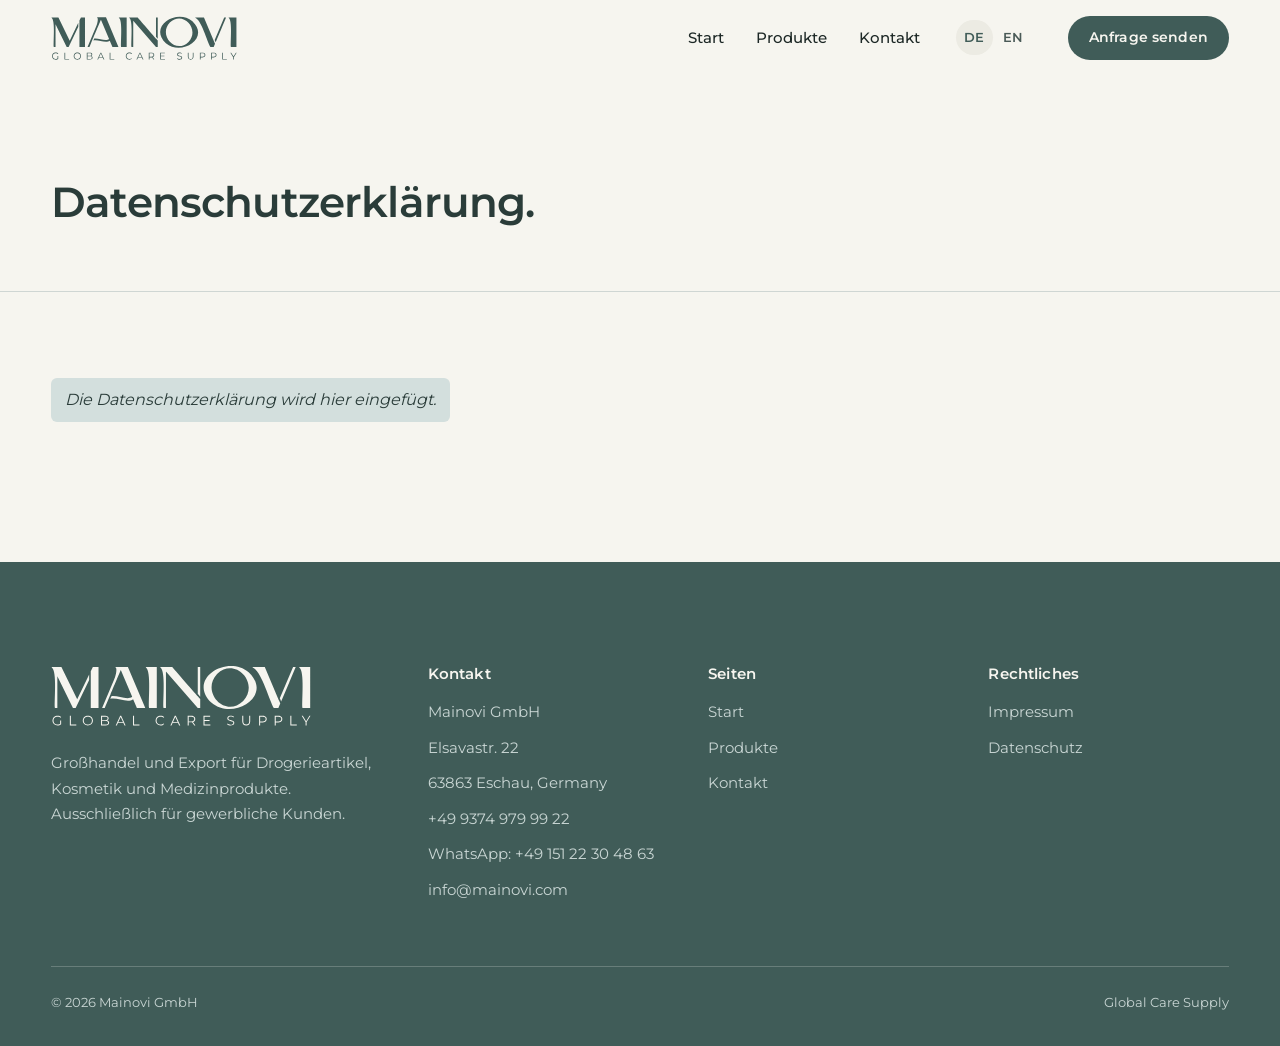
<file: datenschutz.html>
<!doctype html>
<html lang="de" class="no-js">
<head>
  <meta charset="utf-8">
  <meta name="viewport" content="width=device-width, initial-scale=1">
  <title>Datenschutzerklärung | MAINOVI</title>
  <link rel="alternate" hreflang="de" href="datenschutz.html">
  <link rel="alternate" hreflang="en" href="en/privacy.html">
  <meta name="description" content="Datenschutzerklärung der Mainovi GmbH, Elsavastr. 22, 63863 Eschau.">
  <meta name="robots" content="noindex, nofollow">
  <meta name="theme-color" content="#405C58">
  <link rel="icon" href="assets/logo/mainovi-mark-granite.svg" type="image/svg+xml">
  <link rel="preload" href="assets/fonts/montserrat-latin-wght-normal.woff2" as="font" type="font/woff2" crossorigin>
  <link rel="stylesheet" href="assets/css/style.css?v=11">
  <script>document.documentElement.classList.replace('no-js', 'js');</script>
</head>
<body>

<svg width="0" height="0" style="position:absolute" aria-hidden="true" focusable="false">
  <symbol id="i-arrow" viewBox="0 0 256 256"><path fill="currentColor" d="M220.24,132.24l-72,72a6,6,0,0,1-8.48-8.48L201.51,134H40a6,6,0,0,1,0-12H201.51L139.76,60.24a6,6,0,0,1,8.48-8.48l72,72A6,6,0,0,1,220.24,132.24Z"/></symbol>
  <symbol id="i-menu" viewBox="0 0 256 256"><path fill="currentColor" d="M222,128a6,6,0,0,1-6,6H40a6,6,0,0,1,0-12H216A6,6,0,0,1,222,128ZM40,70H216a6,6,0,0,0,0-12H40a6,6,0,0,0,0,12ZM216,186H40a6,6,0,0,0,0,12H216a6,6,0,0,0,0-12Z"/></symbol>
  <symbol id="i-close" viewBox="0 0 256 256"><path fill="currentColor" d="M204.24,195.76a6,6,0,1,1-8.48,8.48L128,136.49,60.24,204.24a6,6,0,0,1-8.48-8.48L119.51,128,51.76,60.24a6,6,0,0,1,8.48-8.48L128,119.51l67.76-67.75a6,6,0,0,1,8.48,8.48L136.49,128Z"/></symbol>
  <symbol id="i-drop" viewBox="0 0 256 256"><path fill="currentColor" d="M172.53,49.06a252.86,252.86,0,0,0-41.09-38,6,6,0,0,0-6.88,0,252.86,252.86,0,0,0-41.090,38C56.34,80.26,42,113.09,42,144a86,86,0,0,0,172,0C214,113.09,199.66,80.26,172.53,49.06ZM128,218a74.09,74.09,0,0,1-74-74c0-59.62,59-108.93,74-120.51C143,35.07,202,84.38,202,144A74.09,74.09,0,0,1,128,218Zm53.92-65A55.58,55.58,0,0,1,137,197.92a7,7,0,0,1-1,.08,6,6,0,0,1-1-11.92c17.38-2.920,32.13-17.68,35.080-35.08a6,6,0,1,1,11.84,2Z"/></symbol>
  <symbol id="i-spray" viewBox="0 0 256 256"><path fill="currentColor" d="M200,78a6,6,0,0,0,6-6,54.06,54.06,0,0,0-54-54H80A14,14,0,0,0,66,32V80a26,26,0,0,1-26,26,6,6,0,0,0,0,12A38,38,0,0,0,78,80V78h36v26.62a25.87,25.87,0,0,1-9.76,20.3l-16,12.79A37.81,37.81,0,0,0,74,167.38V224a14,14,0,0,0,14,14H192a14,14,0,0,0,14-14V211.47A268.92,268.92,0,0,0,170.57,78ZM78,32a2,2,0,0,1,2-2h72a42.06,42.06,0,0,1,41.57,36H78ZM194,211.47V224a2,2,0,0,1-2,2H88a2,2,0,0,1-2-2V167.38a25.87,25.87,0,0,1,9.760-20.3l16-12.79A37.81,37.81,0,0,0,126,104.62V78h30.64A256.84,256.84,0,0,1,194,211.47Z"/></symbol>
  <symbol id="i-cookie" viewBox="0 0 256 256"><path fill="currentColor" d="M163.07,164.93a10,10,0,1,1-14.14,0A10,10,0,0,1,163.07,164.93Zm-78.14-8a10,10,0,1,0,14.14,0A10,10,0,0,0,84.93,156.93Zm6.14-41.86a10,10,0,1,0-14.14,0A10,10,0,0,0,91.07,115.07Zm33.86,1.86a10,10,0,1,0,14.14,0A10,10,0,0,0,124.93,116.93ZM230,128A102,102,0,1,1,128,26a6,6,0,0,1,6,6,42,42,0,0,0,42,42,6,6,0,0,1,6,6,42,42,0,0,0,42,42A6,6,0,0,1,230,128Zm-12.18,5.65A54.09,54.09,0,0,1,170.3,85.7a54.09,54.09,0,0,1-48-47.53,90,90,0,1,0,95.47,95.48Z"/></symbol>
  <symbol id="i-aid" viewBox="0 0 256 256"><path fill="currentColor" d="M216,90H166V40a14,14,0,0,0-14-14H104A14,14,0,0,0,90,40V90H40a14,14,0,0,0-14,14v48a14,14,0,0,0,14,14H90v50a14,14,0,0,0,14,14h48a14,14,0,0,0,14-14V166h50a14,14,0,0,0,14-14V104A14,14,0,0,0,216,90Zm2,62a2,2,0,0,1-2,2H160a6,6,0,0,0-6,6v56a2,2,0,0,1-2,2H104a2,2,0,0,1-2-2V160a6,6,0,0,0-6-6H40a2,2,0,0,1-2-2V104a2,2,0,0,1,2-2H96a6,6,0,0,0,6-6V40a2,2,0,0,1,2-2h48a2,2,0,0,1,2,2V96a6,6,0,0,0,6,6h56a2,2,0,0,1,2,2Z"/></symbol>
  <symbol id="i-package" viewBox="0 0 256 256"><path fill="currentColor" d="M222.72,67.91l-88-48.18a13.9,13.9,0,0,0-13.44,0l-88,48.18A14,14,0,0,0,26,80.18v95.64a14,14,0,0,0,7.28,12.27l88,48.18a13.92,13.92,0,0,0,13.44,0l88-48.18A14,14,0,0,0,230,175.82V80.18A14,14,0,0,0,222.72,67.91ZM127,30.25a2,2,0,0,1,1.92,0L212.51,76,178.57,94.57,94.05,48.31ZM122,223,39,177.57a2,2,0,0,1-1-1.75V86.66l84,46ZM43.49,76,81.56,55.15l84.51,46.26L128,122.24ZM218,175.82a2,2,0,0,1-1,1.75h0L134,223V132.64l36-19.71V152a6,6,0,0,0,12,0V106.37l36-19.71Z"/></symbol>
  <symbol id="i-truck" viewBox="0 0 256 256"><path fill="currentColor" d="M253.57,117.78l-14-35a13.93,13.93,0,0,0-13-8.8H190V64a6,6,0,0,0-6-6H32A14,14,0,0,0,18,72V184a14,14,0,0,0,14,14H50.6a30,30,0,0,0,58.8,0h53.2a30,30,0,0,0,58.8,0H240a14,14,0,0,0,14-14V120A6,6,0,0,0,253.57,117.78ZM190,86h36.58a2,2,0,0,1,1.86,1.26L239.14,114H190ZM30,72a2,2,0,0,1,2-2H178v68H30ZM80,210a18,18,0,1,1,18-18A18,18,0,0,1,80,210Zm82.6-24H109.4a30,30,0,0,0-58.8,0H32a2,2,0,0,1-2-2V150H178v15.48A30.1,30.1,0,0,0,162.6,186ZM192,210a18,18,0,1,1,18-18A18,18,0,0,1,192,210Zm50-26a2,2,0,0,1-2,2H221.4A30.05,30.05,0,0,0,192,162c-.67,0-1.340,0-2,.07V126h52Z"/></symbol>
  <symbol id="i-boat" viewBox="0 0 256 256"><path fill="currentColor" d="M220.43,112.48,206,107.68V56a14,14,0,0,0-14-14H134V24a6,6,0,0,0-12,0V42H64A14,14,0,0,0,50,56v51.68l-14.43,4.8A14,14,0,0,0,26,125.77V152c0,60,96.44,84.79,100.54,85.82a6,6,0,0,0,2.92,0,235.44,235.44,0,0,0,49.4-19.54C212.32,200.15,230,177.24,230,152V125.77A14,14,0,0,0,220.43,112.48ZM62,56a2,2,0,0,1,2-2H192a2,2,0,0,1,2,2v47.68L129.9,82.31a6,6,0,0,0-3.8,0L62,103.68Zm156,96c0,47.1-78.28,70.54-90,73.79C116.27,222.54,38,199.1,38,152V125.77a2,2,0,0,1,1.37-1.9L122,96.32V168a6,6,0,0,0,12,0V96.32l82.63,27.55a2,2,0,0,1,1.37,1.9Z"/></symbol>
  <symbol id="i-globe" viewBox="0 0 256 256"><path fill="currentColor" d="M128,26A102,102,0,1,0,230,128,102.12,102.12,0,0,0,128,26Zm90,102a89.55,89.55,0,0,1-7.46,35.86l-46.69-28.71a13.94,13.94,0,0,0-5.46-2l-22.82-3.07A14.06,14.06,0,0,0,121.06,138h-9.92a2,2,0,0,1-1.8-1.13l-3.8-7.86a13.94,13.94,0,0,0-9.66-7.59l-10.71-2.3L94.4,103a2,2,0,0,1,1.74-1h16.71a13.9,13.9,0,0,0,6.76-1.75l12.25-6.75a14.73,14.73,0,0,0,2.62-1.88l26.91-24.33a13.930,13.930,0,0,0,2.83-17.21L161,44.25A90.16,90.16,0,0,1,218,128ZM144.6,39.54l9.15,16.39a2,2,0,0,1-.41,2.46L126.43,82.72a1.84,1.84,0,0,1-.37.27l-12.25,6.76a2,2,0,0,1-1,.25H96.14A14,14,0,0,0,84,97L73.18,115.91a2,2,0,0,1-.19-.35L61.5,84.89a2,2,0,0,1,0-1.48L72.68,57.06A89.9,89.9,0,0,1,144.6,39.54ZM38,128A89.52,89.52,0,0,1,49.38,84.23a13.85,13.85,0,0,0,.89,4.87l11.49,30.67a13.94,13.94,0,0,0,10.16,8.78l21.44,4.6a2,2,0,0,1,1.38,1.09l3.8,7.86a14.07,14.07,0,0,0,12.6,7.9h4.56l-8.49,19a14,14,0,0,0,2.51,15.2l.1.11,19.68,20.26a2,2,0,0,1,.46,1.7L127.7,218A90.1,90.1,0,0,1,38,128Zm102.08,89.19,1.67-8.6a14.07,14.07,0,0,0-3.47-12.16l-.1-.11L118.5,176.06a2,2,0,0,1-.33-2.14l13.7-30.73A2,2,0,0,1,134,142l22.82,3.08a2,2,0,0,1,.78.27L205,174.55A90.18,90.18,0,0,1,140.08,217.19Z"/></symbol>
  <symbol id="i-handshake" viewBox="0 0 256 256"><path fill="currentColor" d="M252.51,108.8,227,57.75a14,14,0,0,0-18.78-6.27L182.66,64.26,129.53,50.2a6.1,6.1,0,0,0-3.06,0L73.34,64.26,47.79,51.48A14,14,0,0,0,29,57.75L3.49,108.8a14,14,0,0,0,6.26,18.78L36.9,141.16l55.61,39.72a6,6,0,0,0,2,.94l64,16A6.080,6.080,0,0,0,160,198a6,6,0,0,0,4.24-1.76l55.31-55.31,26.7-13.35a14,14,0,0,0,6.26-18.78Zm-53,35.16-35.8-28.68a6,6,0,0,0-8,.45c-18.65,18.79-39.5,16.42-52.79,7.92a2,2,0,0,1-.94-1.5,1.9,1.9,0,0,1,.51-1.55L146.43,78h33.86l28.41,56.82ZM14.11,115.69a2,2,0,0,1,.11-1.52L39.74,63.11a2,2,0,0,1,1.8-1.1,2,2,0,0,1,.89.21l22.21,11.1L37.32,128l-22.21-11.1A2,2,0,0,1,14.11,115.69Zm144.050,69.67-59.6-14.9L47.66,134.1,76.84,75.75,128,62.21l14.8,3.92a5.92,5.92,0,0,0-3,1.57L94.1,112.05a14,14,0,0,0,2.39,21.72c20.22,12.92,44.75,10.49,63.8-5.89L191,152.5Zm83.73-69.67a2,2,0,0,1-1,1.16L218.68,128,191.36,73.32l22.21-11.1a2,2,0,0,1,1.53-.11,2,2,0,0,1,1.16,1l25.52,51.06A2,2,0,0,1,241.89,115.69Zm-112,101.76a6,6,0,0,1-7.27,4.37L80.89,211.39a5.88,5.88,0,0,1-2-.94L52.52,191.64a6,6,0,1,1,7-9.77L84.91,200l40.61,10.15A6,6,0,0,1,129.88,217.45Z"/></symbol>
  <symbol id="i-stack" viewBox="0 0 256 256"><path fill="currentColor" d="M229.18,173a6,6,0,0,1-2.16,8.2l-96,56a6,6,0,0,1-6,0l-96-56a6,6,0,0,1,6-10.36l93,54.23,93-54.23A6,6,0,0,1,229.18,173ZM221,122.82l-93,54.23L35,122.82a6,6,0,0,0-6,10.36l96,56a6,6,0,0,0,6,0l96-56a6,6,0,0,0-6-10.36ZM26,80a6,6,0,0,1,3-5.18l96-56a6,6,0,0,1,6,0l96,56a6,6,0,0,1,0,10.36l-96,56a6,6,0,0,1-6,0l-96-56A6,6,0,0,1,26,80Zm17.91,0L128,129.05,212.09,80,128,31Z"/></symbol>
  <symbol id="i-mail" viewBox="0 0 256 256"><path fill="currentColor" d="M224,50H32a6,6,0,0,0-6,6V192a14,14,0,0,0,14,14H216a14,14,0,0,0,14-14V56A6,6,0,0,0,224,50ZM208.58,62,128,135.86,47.42,62ZM216,194H40a2,2,0,0,1-2-2V69.64l86,78.78a6,6,0,0,0,8.1,0L218,69.64V192A2,2,0,0,1,216,194Z"/></symbol>
  <symbol id="i-phone" viewBox="0 0 256 256"><path fill="currentColor" d="M221.59,160.3l-47.24-21.17a14,14,0,0,0-13.28,1.22,4.81,4.81,0,0,0-.56.42l-24.69,21a1.88,1.88,0,0,1-1.68.06c-15.87-7.66-32.31-24-40-39.65a1.91,1.91,0,0,1,0-1.68l21.07-25a6.13,6.13,0,0,0,.42-.58,14,14,0,0,0,1.12-13.27L95.73,34.49a14,14,0,0,0-14.56-8.38A54.24,54.24,0,0,0,34,80c0,78.3,63.7,142,142,142a54.25,54.25,0,0,0,53.89-47.17A14,14,0,0,0,221.59,160.3ZM176,210C104.32,210,46,151.68,46,80A42.23,42.23,0,0,1,82.67,38h.23a2,2,0,0,1,1.84,1.31l21.1,47.11a2,2,0,0,1,0,1.67L84.73,113.15a4.73,4.73,0,0,0-.43.57,14,14,0,0,0-.91,13.73c8.87,18.16,27.17,36.32,45.53,45.19a14,14,0,0,0,13.77-1c.19-.13.38-.27.56-.42l24.68-21a1.92,1.92,0,0,1,1.6-.1l47.25,21.17a2,2,0,0,1,1.21,2A42.24,42.24,0,0,1,176,210Z"/></symbol>
  <symbol id="i-pin" viewBox="0 0 256 256"><path fill="currentColor" d="M128,66a38,38,0,1,0,38,38A38,38,0,0,0,128,66Zm0,64a26,26,0,1,1,26-26A26,26,0,0,1,128,130Zm0-112a86.1,86.1,0,0,0-86,86c0,30.91,14.34,63.74,41.47,94.94a252.32,252.32,0,0,0,41.09,38,6,6,0,0,0,6.88,0,252.32,252.32,0,0,0,41.09-38c27.13-31.2,41.47-64,41.47-94.94A86.1,86.1,0,0,0,128,18Zm0,206.51C113,212.93,54,163.62,54,104a74,74,0,0,1,148,0C202,163.62,143,212.93,128,224.51Z"/></symbol>
  <symbol id="i-whatsapp" viewBox="0 0 256 256"><path fill="currentColor" d="M186.68,146.63l-32-16a6,6,0,0,0-6,.38L133,141.46A42.49,42.49,0,0,1,114.54,123L125,107.33a6,6,0,0,0,.38-6l-16-32A6,6,0,0,0,104,66a38,38,0,0,0-38,38,86.1,86.1,0,0,0,86,86,38,38,0,0,0,38-38A6,6,0,0,0,186.68,146.63ZM152,178a74.09,74.09,0,0,1-74-74,26,26,0,0,1,22.42-25.75l12.66,25.32-10.39,15.58a6,6,0,0,0-.54,5.63,54.43,54.43,0,0,0,29.07,29.07,6,6,0,0,0,5.63-.54l15.58-10.39,25.32,12.66A26,26,0,0,1,152,178ZM128,26A102,102,0,0,0,38.35,176.69L26.73,211.56a14,14,0,0,0,17.71,17.71l34.87-11.62A102,102,0,1,0,128,26Zm0,192a90,90,0,0,1-45.06-12.08,6.09,6.09,0,0,0-3-.81,6.2,6.2,0,0,0-1.9.31L40.65,217.880a2,2,0,0,1-2.53-2.53L50.58,178a6,6,0,0,0-.5-4.91A90,90,0,1,1,128,218Z"/></symbol>
  <symbol id="i-briefcase" viewBox="0 0 256 256"><path fill="currentColor" d="M106,112a6,6,0,0,1,6-6h32a6,6,0,0,1,0,12H112A6,6,0,0,1,106,112ZM230,72V200a14,14,0,0,1-14,14H40a14,14,0,0,1-14-14V72A14,14,0,0,1,40,58H82V48a22,22,0,0,1,22-22h48a22,22,0,0,1,22,22V58h42A14,14,0,0,1,230,72ZM94,58h68V48a10,10,0,0,0-10-10H104A10,10,0,0,0,94,48ZM38,72v42.79A186,186,0,0,0,128,138a185.910,185.910,0,0,0,90-23.22V72a2,2,0,0,0-2-2H40A2,2,0,0,0,38,72ZM218,200V128.37A198.12,198.12,0,0,1,128,150a198.05,198.05,0,0,1-90-21.62V200a2,2,0,0,0,2,2H216A2,2,0,0,0,218,200Z"/></symbol>
  <symbol id="i-warehouse" viewBox="0 0 256 256"><path fill="currentColor" d="M240,186H230V56.28l11.26-2.41a6,6,0,1,0-2.52-11.74l-224,48a6,6,0,0,0,2.52,11.74L26,100v86H16a6,6,0,0,0,0,12H240a6,6,0,0,0,0-12ZM38,97.42,218,58.85V186H190V128a6,6,0,0,0-6-6H72a6,6,0,0,0-6,6v58H38ZM178,154H78V134H178ZM78,166H178v20H78Z"/></symbol>
  <symbol id="i-network" viewBox="0 0 256 256"><path fill="currentColor" d="M232,114H134V86h10a14,14,0,0,0,14-14V40a14,14,0,0,0-14-14H112A14,14,0,0,0,98,40V72a14,14,0,0,0,14,14h10v28H24a6,6,0,0,0,0,12H58v36H48a14,14,0,0,0-14,14v32a14,14,0,0,0,14,14H80a14,14,0,0,0,14-14V176a14,14,0,0,0-14-14H70V126H186v36H176a14,14,0,0,0-14,14v32a14,14,0,0,0,14,14h32a14,14,0,0,0,14-14V176a14,14,0,0,0-14-14H198V126h34a6,6,0,0,0,0-12ZM110,72V40a2,2,0,0,1,2-2h32a2,2,0,0,1,2,2V72a2,2,0,0,1-2,2H112A2,2,0,0,1,110,72ZM82,176v32a2,2,0,0,1-2,2H48a2,2,0,0,1-2-2V176a2,2,0,0,1,2-2H80A2,2,0,0,1,82,176Zm128,0v32a2,2,0,0,1-2,2H176a2,2,0,0,1-2-2V176a2,2,0,0,1,2-2h32A2,2,0,0,1,210,176Z"/></symbol>
  <symbol id="i-barcode" viewBox="0 0 256 256"><path fill="currentColor" d="M230,48V88a6,6,0,0,1-12,0V54H184a6,6,0,0,1,0-12h40A6,6,0,0,1,230,48ZM72,202H38V168a6,6,0,0,0-12,0v40a6,6,0,0,0,6,6H72a6,6,0,0,0,0-12Zm152-40a6,6,0,0,0-6,6v34H184a6,6,0,0,0,0,12h40a6,6,0,0,0,6-6V168A6,6,0,0,0,224,162ZM32,94a6,6,0,0,0,6-6V54H72a6,6,0,0,0,0-12H32a6,6,0,0,0-6,6V88A6,6,0,0,0,32,94ZM80,82a6,6,0,0,0-6,6v80a6,6,0,0,0,12,0V88A6,6,0,0,0,80,82Zm102,86V88a6,6,0,0,0-12,0v80a6,6,0,0,0,12,0ZM144,82a6,6,0,0,0-6,6v80a6,6,0,0,0,12,0V88A6,6,0,0,0,144,82Zm-32,0a6,6,0,0,0-6,6v80a6,6,0,0,0,12,0V88A6,6,0,0,0,112,82Z"/></symbol>
  <symbol id="i-check" viewBox="0 0 256 256"><path fill="currentColor" d="M228.24,76.24l-128,128a6,6,0,0,1-8.48,0l-56-56a6,6,0,0,1,8.48-8.48L96,191.51,219.760,67.76a6,6,0,0,1,8.48,8.48Z"/></symbol>
</svg>

<a class="skip-link" href="#inhalt">Zum Inhalt springen</a>

<header class="site-header" id="top">
  <div class="wrap header-inner">
    <a class="brand" href="index.html" aria-label="MAINOVI Startseite">
      <img class="brand-logo" src="assets/logo/mainovi-claim-granite.svg" alt="MAINOVI Global Care Supply" width="186" height="44">
    </a>

    <button class="menu-toggle" type="button" aria-expanded="false" aria-controls="hauptnavigation" aria-label="Menü öffnen">
      <svg class="icon-open" aria-hidden="true"><use href="#i-menu"/></svg>
      <svg class="icon-close" aria-hidden="true"><use href="#i-close"/></svg>
    </button>

    <nav class="nav" id="hauptnavigation" aria-label="Hauptnavigation">
      <ul class="nav-list">
        <li><a href="index.html">Start</a></li>
        <li><a href="produkte.html">Produkte</a></li>
        <li><a href="kontakt.html">Kontakt</a></li>
      </ul>
      <div class="lang" aria-label="Sprache">
        <span aria-current="true" lang="de">DE</span>
        <a href="en/privacy.html" lang="en" hreflang="en">EN</a>
      </div>
      <a class="btn btn--primary header-cta" href="kontakt.html#anfrage">Anfrage senden</a>
    </nav>
  </div>
</header>

<main id="inhalt">

  <section class="page-hero" aria-labelledby="page-title">
    <div class="wrap page-hero-plain">
      <h1 id="page-title">Datenschutzerklärung.</h1>
    </div>
  </section>

  <section class="legal">
    <div class="wrap legal-body">
      <!-- DATENSCHUTZ: Text aus dem Generator hier einfügen (Überschriften als h2) -->
      <p class="todo-block">Die Datenschutzerklärung wird hier eingefügt.</p>
    </div>
  </section>

</main>

<footer class="site-footer">
  <div class="wrap">
    <div class="footer-grid">
      <div class="footer-brand">
        <img src="assets/logo/mainovi-claim-porcelain.svg" alt="MAINOVI Global Care Supply" width="260" height="62" loading="lazy">
        <p>Großhandel und Export für Drogerieartikel, Kosmetik und Medizinprodukte. Ausschließlich für gewerbliche Kunden.</p>
      </div>
      <div class="footer-col">
        <h3>Kontakt</h3>
        <ul>
          <li>Mainovi GmbH</li>
          <li>Elsavastr. 22</li>
          <li>63863 Eschau, Germany</li>
          <li><a href="tel:+4993749799922">+49 9374 979 99 22</a></li>
          <li><a href="https://wa.me/4915122304863">WhatsApp: +49 151 22 30 48 63</a></li>
          <li><a href="mailto:info@mainovi.com">info@mainovi.com</a></li>
        </ul>
      </div>
      <div class="footer-col">
        <h3>Seiten</h3>
        <ul>
          <li><a href="index.html">Start</a></li>
          <li><a href="produkte.html">Produkte</a></li>
          <li><a href="kontakt.html">Kontakt</a></li>
        </ul>
      </div>
      <div class="footer-col">
        <h3>Rechtliches</h3>
        <ul>
          <li><a href="impressum.html">Impressum</a></li>
          <li><a href="datenschutz.html">Datenschutz</a></li>
        </ul>
      </div>
    </div>
    <div class="footer-bottom">
      <span>© 2026 Mainovi GmbH</span>
      <span>Global Care Supply</span>
    </div>
  </div>
</footer>

<script src="assets/js/main.js?v=6" defer></script>
</body>
</html>
</file>
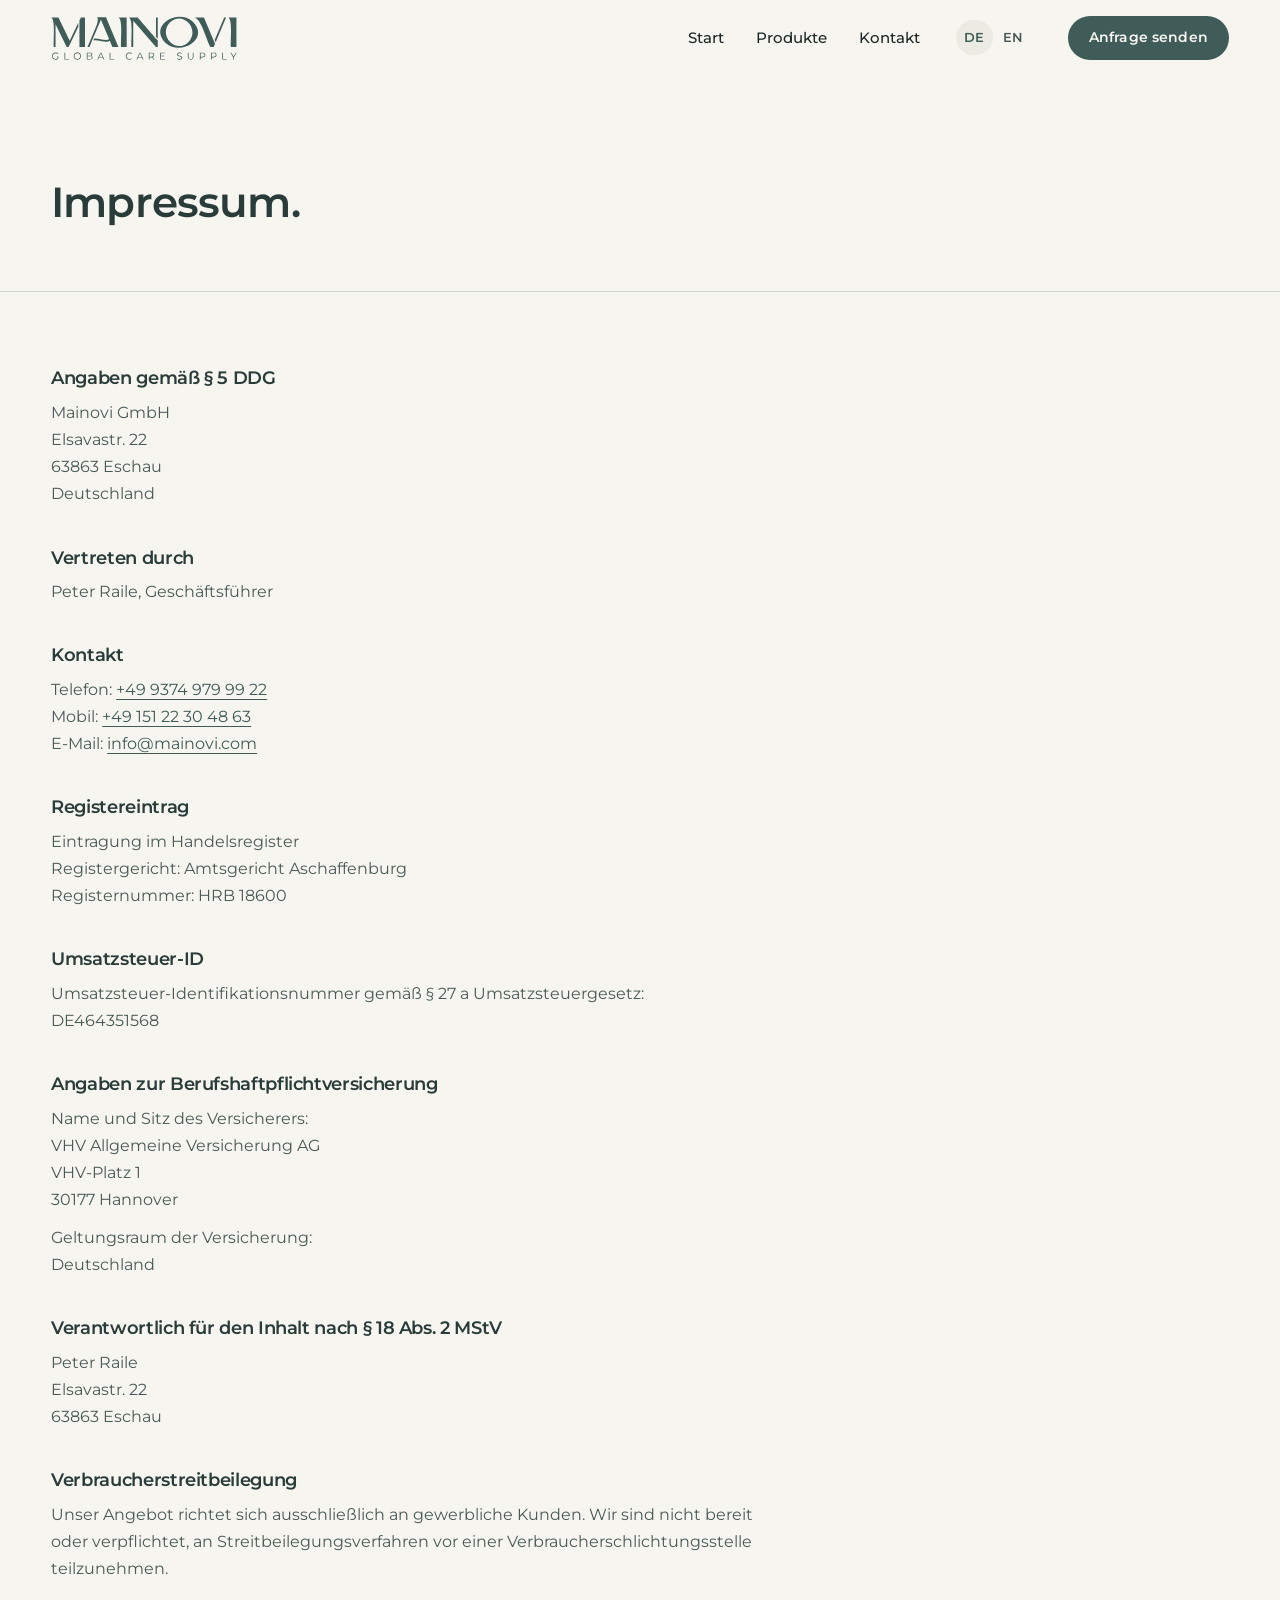
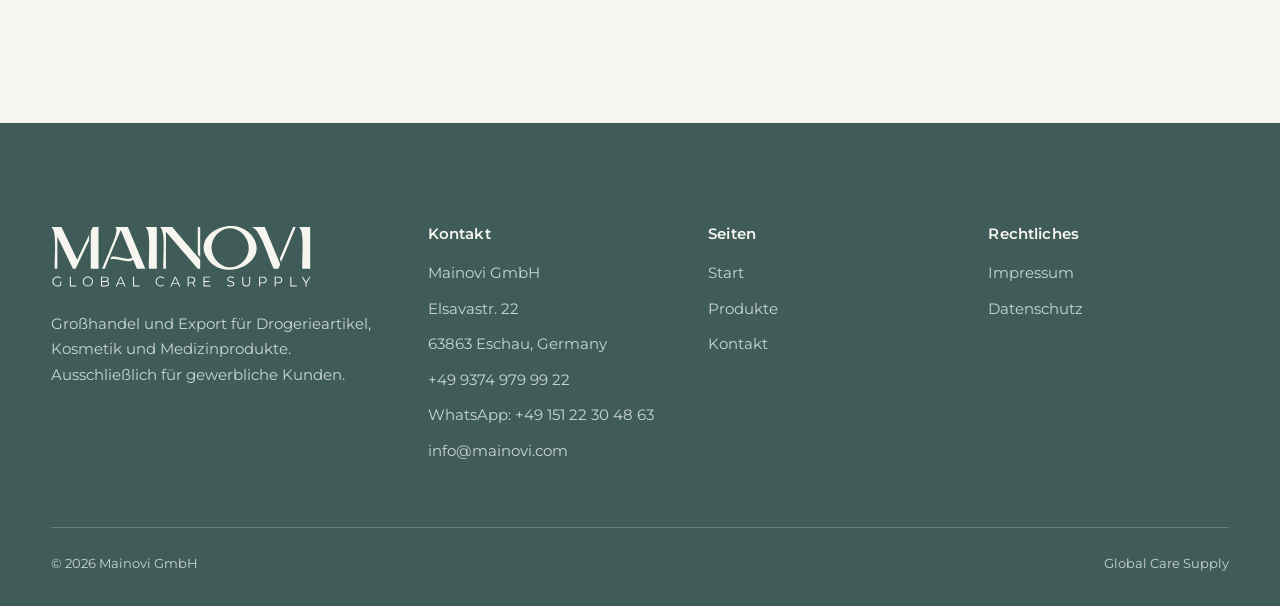
<file: impressum.html>
<!doctype html>
<html lang="de" class="no-js">
<head>
  <meta charset="utf-8">
  <meta name="viewport" content="width=device-width, initial-scale=1">
  <title>Impressum | MAINOVI</title>
  <link rel="alternate" hreflang="de" href="impressum.html">
  <link rel="alternate" hreflang="en" href="en/legal-notice.html">
  <meta name="description" content="Impressum der Mainovi GmbH, Elsavastr. 22, 63863 Eschau.">
  <meta name="robots" content="noindex, nofollow">
  <meta name="theme-color" content="#405C58">
  <link rel="icon" href="assets/logo/mainovi-mark-granite.svg" type="image/svg+xml">
  <link rel="preload" href="assets/fonts/montserrat-latin-wght-normal.woff2" as="font" type="font/woff2" crossorigin>
  <link rel="stylesheet" href="assets/css/style.css?v=11">
  <script>document.documentElement.classList.replace('no-js', 'js');</script>
</head>
<body>

<svg width="0" height="0" style="position:absolute" aria-hidden="true" focusable="false">
  <symbol id="i-arrow" viewBox="0 0 256 256"><path fill="currentColor" d="M220.24,132.24l-72,72a6,6,0,0,1-8.48-8.48L201.51,134H40a6,6,0,0,1,0-12H201.51L139.76,60.24a6,6,0,0,1,8.48-8.48l72,72A6,6,0,0,1,220.24,132.24Z"/></symbol>
  <symbol id="i-menu" viewBox="0 0 256 256"><path fill="currentColor" d="M222,128a6,6,0,0,1-6,6H40a6,6,0,0,1,0-12H216A6,6,0,0,1,222,128ZM40,70H216a6,6,0,0,0,0-12H40a6,6,0,0,0,0,12ZM216,186H40a6,6,0,0,0,0,12H216a6,6,0,0,0,0-12Z"/></symbol>
  <symbol id="i-close" viewBox="0 0 256 256"><path fill="currentColor" d="M204.24,195.76a6,6,0,1,1-8.48,8.48L128,136.49,60.24,204.24a6,6,0,0,1-8.48-8.48L119.51,128,51.76,60.24a6,6,0,0,1,8.48-8.48L128,119.51l67.76-67.75a6,6,0,0,1,8.48,8.48L136.49,128Z"/></symbol>
  <symbol id="i-drop" viewBox="0 0 256 256"><path fill="currentColor" d="M172.53,49.06a252.86,252.86,0,0,0-41.09-38,6,6,0,0,0-6.88,0,252.86,252.86,0,0,0-41.090,38C56.34,80.26,42,113.09,42,144a86,86,0,0,0,172,0C214,113.09,199.66,80.26,172.53,49.06ZM128,218a74.09,74.09,0,0,1-74-74c0-59.62,59-108.93,74-120.51C143,35.07,202,84.38,202,144A74.09,74.09,0,0,1,128,218Zm53.92-65A55.58,55.58,0,0,1,137,197.92a7,7,0,0,1-1,.08,6,6,0,0,1-1-11.92c17.38-2.920,32.13-17.68,35.080-35.08a6,6,0,1,1,11.84,2Z"/></symbol>
  <symbol id="i-spray" viewBox="0 0 256 256"><path fill="currentColor" d="M200,78a6,6,0,0,0,6-6,54.06,54.06,0,0,0-54-54H80A14,14,0,0,0,66,32V80a26,26,0,0,1-26,26,6,6,0,0,0,0,12A38,38,0,0,0,78,80V78h36v26.62a25.87,25.87,0,0,1-9.76,20.3l-16,12.79A37.81,37.81,0,0,0,74,167.38V224a14,14,0,0,0,14,14H192a14,14,0,0,0,14-14V211.47A268.92,268.92,0,0,0,170.57,78ZM78,32a2,2,0,0,1,2-2h72a42.06,42.06,0,0,1,41.57,36H78ZM194,211.47V224a2,2,0,0,1-2,2H88a2,2,0,0,1-2-2V167.38a25.87,25.87,0,0,1,9.760-20.3l16-12.79A37.81,37.81,0,0,0,126,104.62V78h30.64A256.84,256.84,0,0,1,194,211.47Z"/></symbol>
  <symbol id="i-cookie" viewBox="0 0 256 256"><path fill="currentColor" d="M163.07,164.93a10,10,0,1,1-14.14,0A10,10,0,0,1,163.07,164.93Zm-78.14-8a10,10,0,1,0,14.14,0A10,10,0,0,0,84.93,156.93Zm6.14-41.86a10,10,0,1,0-14.14,0A10,10,0,0,0,91.07,115.07Zm33.86,1.86a10,10,0,1,0,14.14,0A10,10,0,0,0,124.93,116.93ZM230,128A102,102,0,1,1,128,26a6,6,0,0,1,6,6,42,42,0,0,0,42,42,6,6,0,0,1,6,6,42,42,0,0,0,42,42A6,6,0,0,1,230,128Zm-12.18,5.65A54.09,54.09,0,0,1,170.3,85.7a54.09,54.09,0,0,1-48-47.53,90,90,0,1,0,95.47,95.48Z"/></symbol>
  <symbol id="i-aid" viewBox="0 0 256 256"><path fill="currentColor" d="M216,90H166V40a14,14,0,0,0-14-14H104A14,14,0,0,0,90,40V90H40a14,14,0,0,0-14,14v48a14,14,0,0,0,14,14H90v50a14,14,0,0,0,14,14h48a14,14,0,0,0,14-14V166h50a14,14,0,0,0,14-14V104A14,14,0,0,0,216,90Zm2,62a2,2,0,0,1-2,2H160a6,6,0,0,0-6,6v56a2,2,0,0,1-2,2H104a2,2,0,0,1-2-2V160a6,6,0,0,0-6-6H40a2,2,0,0,1-2-2V104a2,2,0,0,1,2-2H96a6,6,0,0,0,6-6V40a2,2,0,0,1,2-2h48a2,2,0,0,1,2,2V96a6,6,0,0,0,6,6h56a2,2,0,0,1,2,2Z"/></symbol>
  <symbol id="i-package" viewBox="0 0 256 256"><path fill="currentColor" d="M222.72,67.91l-88-48.18a13.9,13.9,0,0,0-13.44,0l-88,48.18A14,14,0,0,0,26,80.18v95.64a14,14,0,0,0,7.28,12.27l88,48.18a13.92,13.92,0,0,0,13.44,0l88-48.18A14,14,0,0,0,230,175.82V80.18A14,14,0,0,0,222.72,67.91ZM127,30.25a2,2,0,0,1,1.92,0L212.51,76,178.57,94.57,94.05,48.31ZM122,223,39,177.57a2,2,0,0,1-1-1.75V86.66l84,46ZM43.49,76,81.56,55.15l84.51,46.26L128,122.24ZM218,175.82a2,2,0,0,1-1,1.75h0L134,223V132.64l36-19.71V152a6,6,0,0,0,12,0V106.37l36-19.71Z"/></symbol>
  <symbol id="i-truck" viewBox="0 0 256 256"><path fill="currentColor" d="M253.57,117.78l-14-35a13.93,13.93,0,0,0-13-8.8H190V64a6,6,0,0,0-6-6H32A14,14,0,0,0,18,72V184a14,14,0,0,0,14,14H50.6a30,30,0,0,0,58.8,0h53.2a30,30,0,0,0,58.8,0H240a14,14,0,0,0,14-14V120A6,6,0,0,0,253.57,117.78ZM190,86h36.58a2,2,0,0,1,1.86,1.26L239.14,114H190ZM30,72a2,2,0,0,1,2-2H178v68H30ZM80,210a18,18,0,1,1,18-18A18,18,0,0,1,80,210Zm82.6-24H109.4a30,30,0,0,0-58.8,0H32a2,2,0,0,1-2-2V150H178v15.48A30.1,30.1,0,0,0,162.6,186ZM192,210a18,18,0,1,1,18-18A18,18,0,0,1,192,210Zm50-26a2,2,0,0,1-2,2H221.4A30.05,30.05,0,0,0,192,162c-.67,0-1.340,0-2,.07V126h52Z"/></symbol>
  <symbol id="i-boat" viewBox="0 0 256 256"><path fill="currentColor" d="M220.43,112.48,206,107.68V56a14,14,0,0,0-14-14H134V24a6,6,0,0,0-12,0V42H64A14,14,0,0,0,50,56v51.68l-14.43,4.8A14,14,0,0,0,26,125.77V152c0,60,96.44,84.79,100.54,85.82a6,6,0,0,0,2.92,0,235.44,235.44,0,0,0,49.4-19.54C212.32,200.15,230,177.24,230,152V125.77A14,14,0,0,0,220.43,112.48ZM62,56a2,2,0,0,1,2-2H192a2,2,0,0,1,2,2v47.68L129.9,82.31a6,6,0,0,0-3.8,0L62,103.68Zm156,96c0,47.1-78.28,70.54-90,73.79C116.27,222.54,38,199.1,38,152V125.77a2,2,0,0,1,1.37-1.9L122,96.32V168a6,6,0,0,0,12,0V96.32l82.63,27.55a2,2,0,0,1,1.37,1.9Z"/></symbol>
  <symbol id="i-globe" viewBox="0 0 256 256"><path fill="currentColor" d="M128,26A102,102,0,1,0,230,128,102.12,102.12,0,0,0,128,26Zm90,102a89.55,89.55,0,0,1-7.46,35.86l-46.69-28.71a13.94,13.94,0,0,0-5.46-2l-22.82-3.07A14.06,14.06,0,0,0,121.06,138h-9.92a2,2,0,0,1-1.8-1.13l-3.8-7.86a13.94,13.94,0,0,0-9.66-7.59l-10.71-2.3L94.4,103a2,2,0,0,1,1.74-1h16.71a13.9,13.9,0,0,0,6.76-1.75l12.25-6.75a14.73,14.73,0,0,0,2.62-1.88l26.91-24.33a13.930,13.930,0,0,0,2.83-17.21L161,44.25A90.16,90.16,0,0,1,218,128ZM144.6,39.54l9.15,16.39a2,2,0,0,1-.41,2.46L126.43,82.72a1.84,1.84,0,0,1-.37.27l-12.25,6.76a2,2,0,0,1-1,.25H96.14A14,14,0,0,0,84,97L73.18,115.91a2,2,0,0,1-.19-.35L61.5,84.89a2,2,0,0,1,0-1.48L72.68,57.06A89.9,89.9,0,0,1,144.6,39.54ZM38,128A89.52,89.52,0,0,1,49.38,84.23a13.85,13.85,0,0,0,.89,4.87l11.49,30.67a13.94,13.94,0,0,0,10.16,8.78l21.44,4.6a2,2,0,0,1,1.38,1.09l3.8,7.86a14.07,14.07,0,0,0,12.6,7.9h4.56l-8.49,19a14,14,0,0,0,2.51,15.2l.1.11,19.68,20.26a2,2,0,0,1,.46,1.7L127.7,218A90.1,90.1,0,0,1,38,128Zm102.08,89.19,1.67-8.6a14.07,14.07,0,0,0-3.47-12.16l-.1-.11L118.5,176.06a2,2,0,0,1-.33-2.14l13.7-30.73A2,2,0,0,1,134,142l22.82,3.08a2,2,0,0,1,.78.27L205,174.55A90.18,90.18,0,0,1,140.08,217.19Z"/></symbol>
  <symbol id="i-handshake" viewBox="0 0 256 256"><path fill="currentColor" d="M252.51,108.8,227,57.75a14,14,0,0,0-18.78-6.27L182.66,64.26,129.53,50.2a6.1,6.1,0,0,0-3.06,0L73.34,64.26,47.79,51.48A14,14,0,0,0,29,57.75L3.49,108.8a14,14,0,0,0,6.26,18.78L36.9,141.16l55.61,39.72a6,6,0,0,0,2,.94l64,16A6.080,6.080,0,0,0,160,198a6,6,0,0,0,4.24-1.76l55.31-55.31,26.7-13.35a14,14,0,0,0,6.26-18.78Zm-53,35.16-35.8-28.68a6,6,0,0,0-8,.45c-18.65,18.79-39.5,16.42-52.79,7.92a2,2,0,0,1-.94-1.5,1.9,1.9,0,0,1,.51-1.55L146.43,78h33.86l28.41,56.82ZM14.11,115.69a2,2,0,0,1,.11-1.52L39.74,63.11a2,2,0,0,1,1.8-1.1,2,2,0,0,1,.89.21l22.21,11.1L37.32,128l-22.21-11.1A2,2,0,0,1,14.11,115.69Zm144.050,69.67-59.6-14.9L47.66,134.1,76.84,75.75,128,62.21l14.8,3.92a5.92,5.92,0,0,0-3,1.57L94.1,112.05a14,14,0,0,0,2.39,21.72c20.22,12.92,44.75,10.49,63.8-5.89L191,152.5Zm83.73-69.67a2,2,0,0,1-1,1.16L218.68,128,191.36,73.32l22.21-11.1a2,2,0,0,1,1.53-.11,2,2,0,0,1,1.16,1l25.52,51.06A2,2,0,0,1,241.89,115.69Zm-112,101.76a6,6,0,0,1-7.27,4.37L80.89,211.39a5.88,5.88,0,0,1-2-.94L52.52,191.64a6,6,0,1,1,7-9.77L84.91,200l40.61,10.15A6,6,0,0,1,129.88,217.45Z"/></symbol>
  <symbol id="i-stack" viewBox="0 0 256 256"><path fill="currentColor" d="M229.18,173a6,6,0,0,1-2.16,8.2l-96,56a6,6,0,0,1-6,0l-96-56a6,6,0,0,1,6-10.36l93,54.23,93-54.23A6,6,0,0,1,229.18,173ZM221,122.82l-93,54.23L35,122.82a6,6,0,0,0-6,10.36l96,56a6,6,0,0,0,6,0l96-56a6,6,0,0,0-6-10.36ZM26,80a6,6,0,0,1,3-5.18l96-56a6,6,0,0,1,6,0l96,56a6,6,0,0,1,0,10.36l-96,56a6,6,0,0,1-6,0l-96-56A6,6,0,0,1,26,80Zm17.91,0L128,129.05,212.09,80,128,31Z"/></symbol>
  <symbol id="i-mail" viewBox="0 0 256 256"><path fill="currentColor" d="M224,50H32a6,6,0,0,0-6,6V192a14,14,0,0,0,14,14H216a14,14,0,0,0,14-14V56A6,6,0,0,0,224,50ZM208.58,62,128,135.86,47.42,62ZM216,194H40a2,2,0,0,1-2-2V69.64l86,78.78a6,6,0,0,0,8.1,0L218,69.64V192A2,2,0,0,1,216,194Z"/></symbol>
  <symbol id="i-phone" viewBox="0 0 256 256"><path fill="currentColor" d="M221.59,160.3l-47.24-21.17a14,14,0,0,0-13.28,1.22,4.81,4.81,0,0,0-.56.42l-24.69,21a1.88,1.88,0,0,1-1.68.06c-15.87-7.66-32.31-24-40-39.65a1.91,1.91,0,0,1,0-1.68l21.07-25a6.13,6.13,0,0,0,.42-.58,14,14,0,0,0,1.12-13.27L95.73,34.49a14,14,0,0,0-14.56-8.38A54.24,54.24,0,0,0,34,80c0,78.3,63.7,142,142,142a54.25,54.25,0,0,0,53.89-47.17A14,14,0,0,0,221.59,160.3ZM176,210C104.32,210,46,151.68,46,80A42.23,42.23,0,0,1,82.67,38h.23a2,2,0,0,1,1.84,1.31l21.1,47.11a2,2,0,0,1,0,1.67L84.73,113.15a4.73,4.73,0,0,0-.43.57,14,14,0,0,0-.91,13.73c8.87,18.16,27.17,36.32,45.53,45.19a14,14,0,0,0,13.77-1c.19-.13.38-.27.56-.42l24.68-21a1.92,1.92,0,0,1,1.6-.1l47.25,21.17a2,2,0,0,1,1.21,2A42.24,42.24,0,0,1,176,210Z"/></symbol>
  <symbol id="i-pin" viewBox="0 0 256 256"><path fill="currentColor" d="M128,66a38,38,0,1,0,38,38A38,38,0,0,0,128,66Zm0,64a26,26,0,1,1,26-26A26,26,0,0,1,128,130Zm0-112a86.1,86.1,0,0,0-86,86c0,30.91,14.34,63.74,41.47,94.94a252.32,252.32,0,0,0,41.09,38,6,6,0,0,0,6.88,0,252.32,252.32,0,0,0,41.09-38c27.13-31.2,41.47-64,41.47-94.94A86.1,86.1,0,0,0,128,18Zm0,206.51C113,212.93,54,163.62,54,104a74,74,0,0,1,148,0C202,163.62,143,212.93,128,224.51Z"/></symbol>
  <symbol id="i-whatsapp" viewBox="0 0 256 256"><path fill="currentColor" d="M186.68,146.63l-32-16a6,6,0,0,0-6,.38L133,141.46A42.49,42.49,0,0,1,114.54,123L125,107.33a6,6,0,0,0,.38-6l-16-32A6,6,0,0,0,104,66a38,38,0,0,0-38,38,86.1,86.1,0,0,0,86,86,38,38,0,0,0,38-38A6,6,0,0,0,186.68,146.63ZM152,178a74.09,74.09,0,0,1-74-74,26,26,0,0,1,22.42-25.75l12.66,25.32-10.39,15.58a6,6,0,0,0-.54,5.63,54.43,54.43,0,0,0,29.07,29.07,6,6,0,0,0,5.63-.54l15.58-10.39,25.32,12.66A26,26,0,0,1,152,178ZM128,26A102,102,0,0,0,38.35,176.69L26.73,211.56a14,14,0,0,0,17.71,17.71l34.87-11.62A102,102,0,1,0,128,26Zm0,192a90,90,0,0,1-45.06-12.08,6.09,6.09,0,0,0-3-.81,6.2,6.2,0,0,0-1.9.31L40.65,217.880a2,2,0,0,1-2.53-2.53L50.58,178a6,6,0,0,0-.5-4.91A90,90,0,1,1,128,218Z"/></symbol>
  <symbol id="i-briefcase" viewBox="0 0 256 256"><path fill="currentColor" d="M106,112a6,6,0,0,1,6-6h32a6,6,0,0,1,0,12H112A6,6,0,0,1,106,112ZM230,72V200a14,14,0,0,1-14,14H40a14,14,0,0,1-14-14V72A14,14,0,0,1,40,58H82V48a22,22,0,0,1,22-22h48a22,22,0,0,1,22,22V58h42A14,14,0,0,1,230,72ZM94,58h68V48a10,10,0,0,0-10-10H104A10,10,0,0,0,94,48ZM38,72v42.79A186,186,0,0,0,128,138a185.910,185.910,0,0,0,90-23.22V72a2,2,0,0,0-2-2H40A2,2,0,0,0,38,72ZM218,200V128.37A198.12,198.12,0,0,1,128,150a198.05,198.05,0,0,1-90-21.62V200a2,2,0,0,0,2,2H216A2,2,0,0,0,218,200Z"/></symbol>
  <symbol id="i-warehouse" viewBox="0 0 256 256"><path fill="currentColor" d="M240,186H230V56.28l11.26-2.41a6,6,0,1,0-2.52-11.74l-224,48a6,6,0,0,0,2.52,11.74L26,100v86H16a6,6,0,0,0,0,12H240a6,6,0,0,0,0-12ZM38,97.42,218,58.85V186H190V128a6,6,0,0,0-6-6H72a6,6,0,0,0-6,6v58H38ZM178,154H78V134H178ZM78,166H178v20H78Z"/></symbol>
  <symbol id="i-network" viewBox="0 0 256 256"><path fill="currentColor" d="M232,114H134V86h10a14,14,0,0,0,14-14V40a14,14,0,0,0-14-14H112A14,14,0,0,0,98,40V72a14,14,0,0,0,14,14h10v28H24a6,6,0,0,0,0,12H58v36H48a14,14,0,0,0-14,14v32a14,14,0,0,0,14,14H80a14,14,0,0,0,14-14V176a14,14,0,0,0-14-14H70V126H186v36H176a14,14,0,0,0-14,14v32a14,14,0,0,0,14,14h32a14,14,0,0,0,14-14V176a14,14,0,0,0-14-14H198V126h34a6,6,0,0,0,0-12ZM110,72V40a2,2,0,0,1,2-2h32a2,2,0,0,1,2,2V72a2,2,0,0,1-2,2H112A2,2,0,0,1,110,72ZM82,176v32a2,2,0,0,1-2,2H48a2,2,0,0,1-2-2V176a2,2,0,0,1,2-2H80A2,2,0,0,1,82,176Zm128,0v32a2,2,0,0,1-2,2H176a2,2,0,0,1-2-2V176a2,2,0,0,1,2-2h32A2,2,0,0,1,210,176Z"/></symbol>
  <symbol id="i-barcode" viewBox="0 0 256 256"><path fill="currentColor" d="M230,48V88a6,6,0,0,1-12,0V54H184a6,6,0,0,1,0-12h40A6,6,0,0,1,230,48ZM72,202H38V168a6,6,0,0,0-12,0v40a6,6,0,0,0,6,6H72a6,6,0,0,0,0-12Zm152-40a6,6,0,0,0-6,6v34H184a6,6,0,0,0,0,12h40a6,6,0,0,0,6-6V168A6,6,0,0,0,224,162ZM32,94a6,6,0,0,0,6-6V54H72a6,6,0,0,0,0-12H32a6,6,0,0,0-6,6V88A6,6,0,0,0,32,94ZM80,82a6,6,0,0,0-6,6v80a6,6,0,0,0,12,0V88A6,6,0,0,0,80,82Zm102,86V88a6,6,0,0,0-12,0v80a6,6,0,0,0,12,0ZM144,82a6,6,0,0,0-6,6v80a6,6,0,0,0,12,0V88A6,6,0,0,0,144,82Zm-32,0a6,6,0,0,0-6,6v80a6,6,0,0,0,12,0V88A6,6,0,0,0,112,82Z"/></symbol>
  <symbol id="i-check" viewBox="0 0 256 256"><path fill="currentColor" d="M228.24,76.24l-128,128a6,6,0,0,1-8.48,0l-56-56a6,6,0,0,1,8.48-8.48L96,191.51,219.760,67.76a6,6,0,0,1,8.48,8.48Z"/></symbol>
</svg>

<a class="skip-link" href="#inhalt">Zum Inhalt springen</a>

<header class="site-header" id="top">
  <div class="wrap header-inner">
    <a class="brand" href="index.html" aria-label="MAINOVI Startseite">
      <img class="brand-logo" src="assets/logo/mainovi-claim-granite.svg" alt="MAINOVI Global Care Supply" width="186" height="44">
    </a>

    <button class="menu-toggle" type="button" aria-expanded="false" aria-controls="hauptnavigation" aria-label="Menü öffnen">
      <svg class="icon-open" aria-hidden="true"><use href="#i-menu"/></svg>
      <svg class="icon-close" aria-hidden="true"><use href="#i-close"/></svg>
    </button>

    <nav class="nav" id="hauptnavigation" aria-label="Hauptnavigation">
      <ul class="nav-list">
        <li><a href="index.html">Start</a></li>
        <li><a href="produkte.html">Produkte</a></li>
        <li><a href="kontakt.html">Kontakt</a></li>
      </ul>
      <div class="lang" aria-label="Sprache">
        <span aria-current="true" lang="de">DE</span>
        <a href="en/legal-notice.html" lang="en" hreflang="en">EN</a>
      </div>
      <a class="btn btn--primary header-cta" href="kontakt.html#anfrage">Anfrage senden</a>
    </nav>
  </div>
</header>

<main id="inhalt">

  <section class="page-hero" aria-labelledby="page-title">
    <div class="wrap page-hero-plain">
      <h1 id="page-title">Impressum.</h1>
    </div>
  </section>

  <section class="legal">
    <div class="wrap legal-body">
      <h2>Angaben gemäß § 5 DDG</h2>
      <p>Mainovi GmbH<br>Elsavastr. 22<br>63863 Eschau<br>Deutschland</p>

      <h2>Vertreten durch</h2>
      <p>Peter Raile, Geschäftsführer</p>

      <h2>Kontakt</h2>
      <p>Telefon: <a href="tel:+4993749799922">+49 9374 979 99 22</a><br>Mobil: <a href="tel:+4915122304863">+49 151 22 30 48 63</a><br>E-Mail: <a href="mailto:info@mainovi.com">info@mainovi.com</a></p>

      <h2>Registereintrag</h2>
      <p>Eintragung im Handelsregister<br>Registergericht: Amtsgericht Aschaffenburg<br>Registernummer: HRB 18600</p>

      <h2>Umsatzsteuer-ID</h2>
      <p>Umsatzsteuer-Identifikationsnummer gemäß § 27 a Umsatzsteuergesetz:<br>DE464351568</p>

      <h2>Angaben zur Berufshaftpflichtversicherung</h2>
      <p>Name und Sitz des Versicherers:<br>VHV Allgemeine Versicherung AG<br>VHV-Platz 1<br>30177 Hannover</p>
      <p>Geltungsraum der Versicherung:<br>Deutschland</p>

      <h2>Verantwortlich für den Inhalt nach § 18 Abs. 2 MStV</h2>
      <p>Peter Raile<br>Elsavastr. 22<br>63863 Eschau</p>

      <h2>Verbraucherstreitbeilegung</h2>
      <p>Unser Angebot richtet sich ausschließlich an gewerbliche Kunden. Wir sind nicht bereit oder verpflichtet, an Streitbeilegungsverfahren vor einer Verbraucherschlichtungsstelle teilzunehmen.</p>
    </div>
  </section>

</main>

<footer class="site-footer">
  <div class="wrap">
    <div class="footer-grid">
      <div class="footer-brand">
        <img src="assets/logo/mainovi-claim-porcelain.svg" alt="MAINOVI Global Care Supply" width="260" height="62" loading="lazy">
        <p>Großhandel und Export für Drogerieartikel, Kosmetik und Medizinprodukte. Ausschließlich für gewerbliche Kunden.</p>
      </div>
      <div class="footer-col">
        <h3>Kontakt</h3>
        <ul>
          <li>Mainovi GmbH</li>
          <li>Elsavastr. 22</li>
          <li>63863 Eschau, Germany</li>
          <li><a href="tel:+4993749799922">+49 9374 979 99 22</a></li>
          <li><a href="https://wa.me/4915122304863">WhatsApp: +49 151 22 30 48 63</a></li>
          <li><a href="mailto:info@mainovi.com">info@mainovi.com</a></li>
        </ul>
      </div>
      <div class="footer-col">
        <h3>Seiten</h3>
        <ul>
          <li><a href="index.html">Start</a></li>
          <li><a href="produkte.html">Produkte</a></li>
          <li><a href="kontakt.html">Kontakt</a></li>
        </ul>
      </div>
      <div class="footer-col">
        <h3>Rechtliches</h3>
        <ul>
          <li><a href="impressum.html">Impressum</a></li>
          <li><a href="datenschutz.html">Datenschutz</a></li>
        </ul>
      </div>
    </div>
    <div class="footer-bottom">
      <span>© 2026 Mainovi GmbH</span>
      <span>Global Care Supply</span>
    </div>
  </div>
</footer>

<script src="assets/js/main.js?v=6" defer></script>
</body>
</html>
</file>
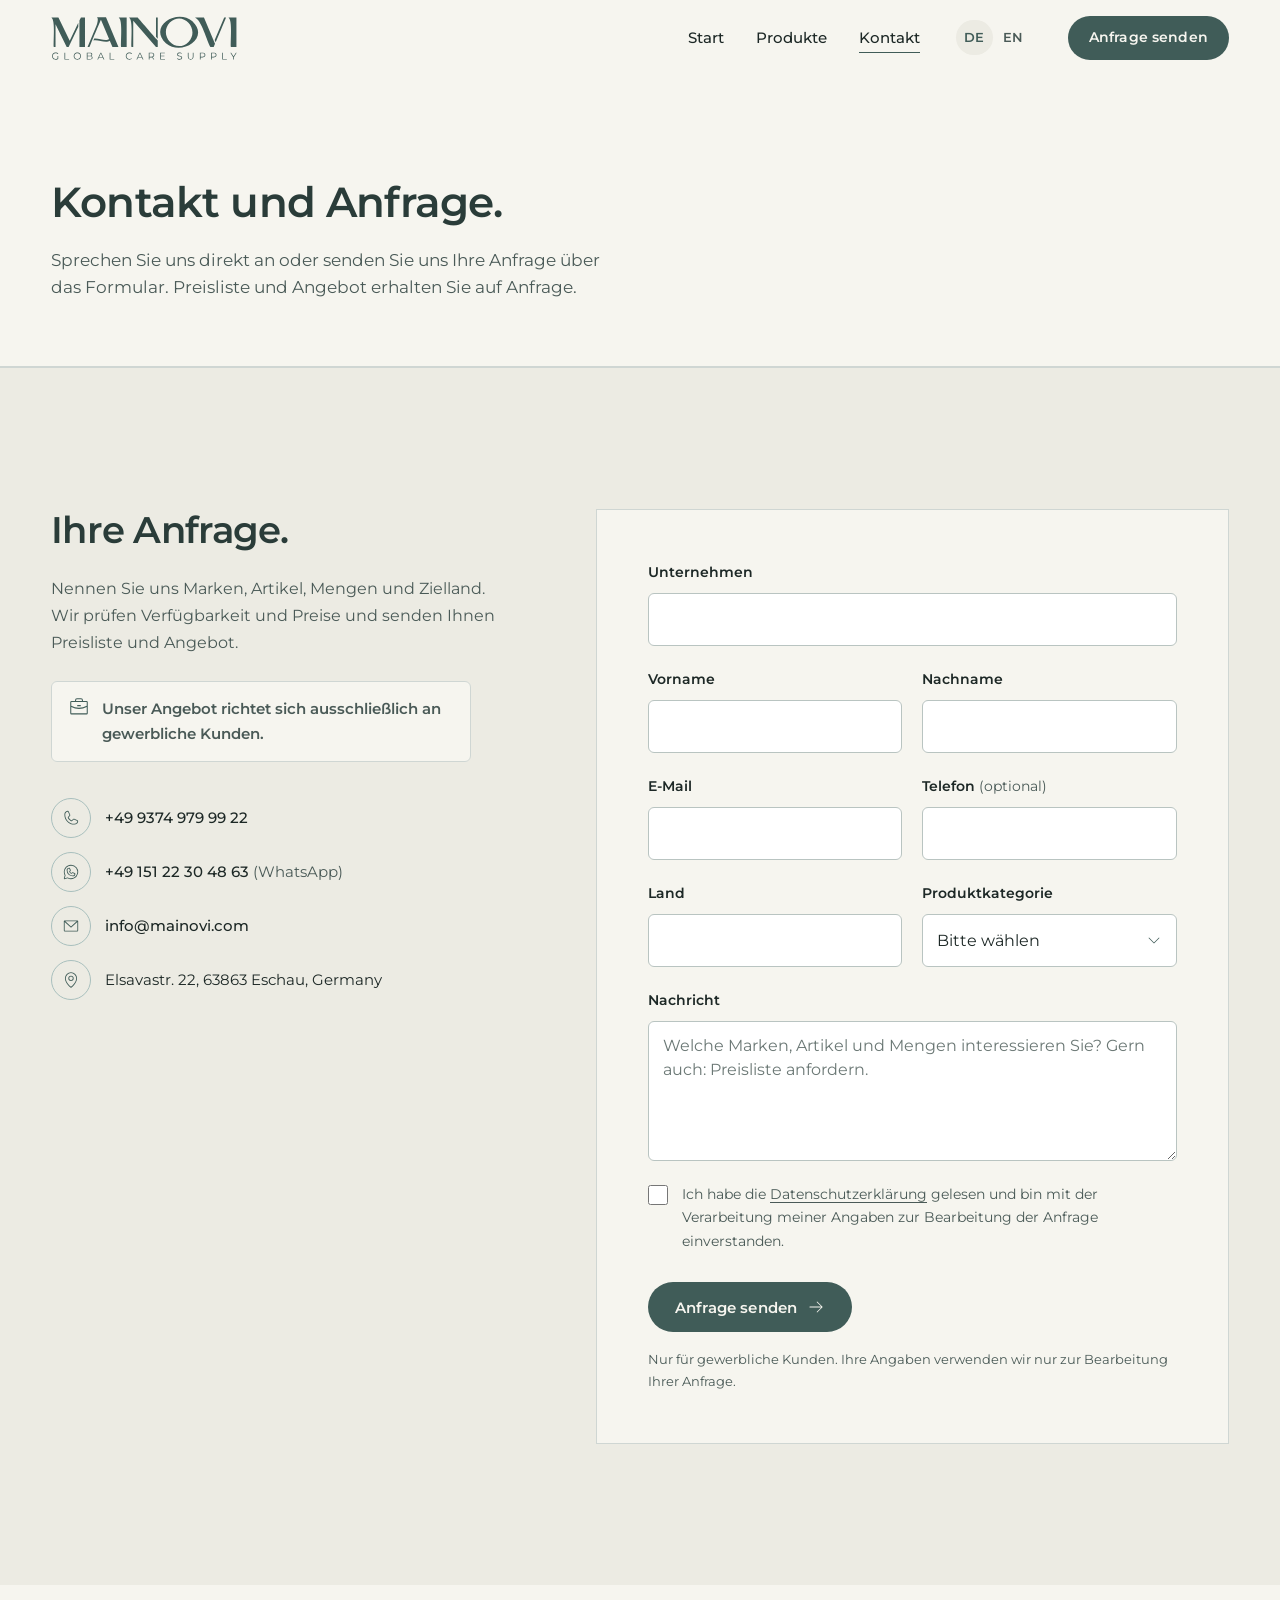
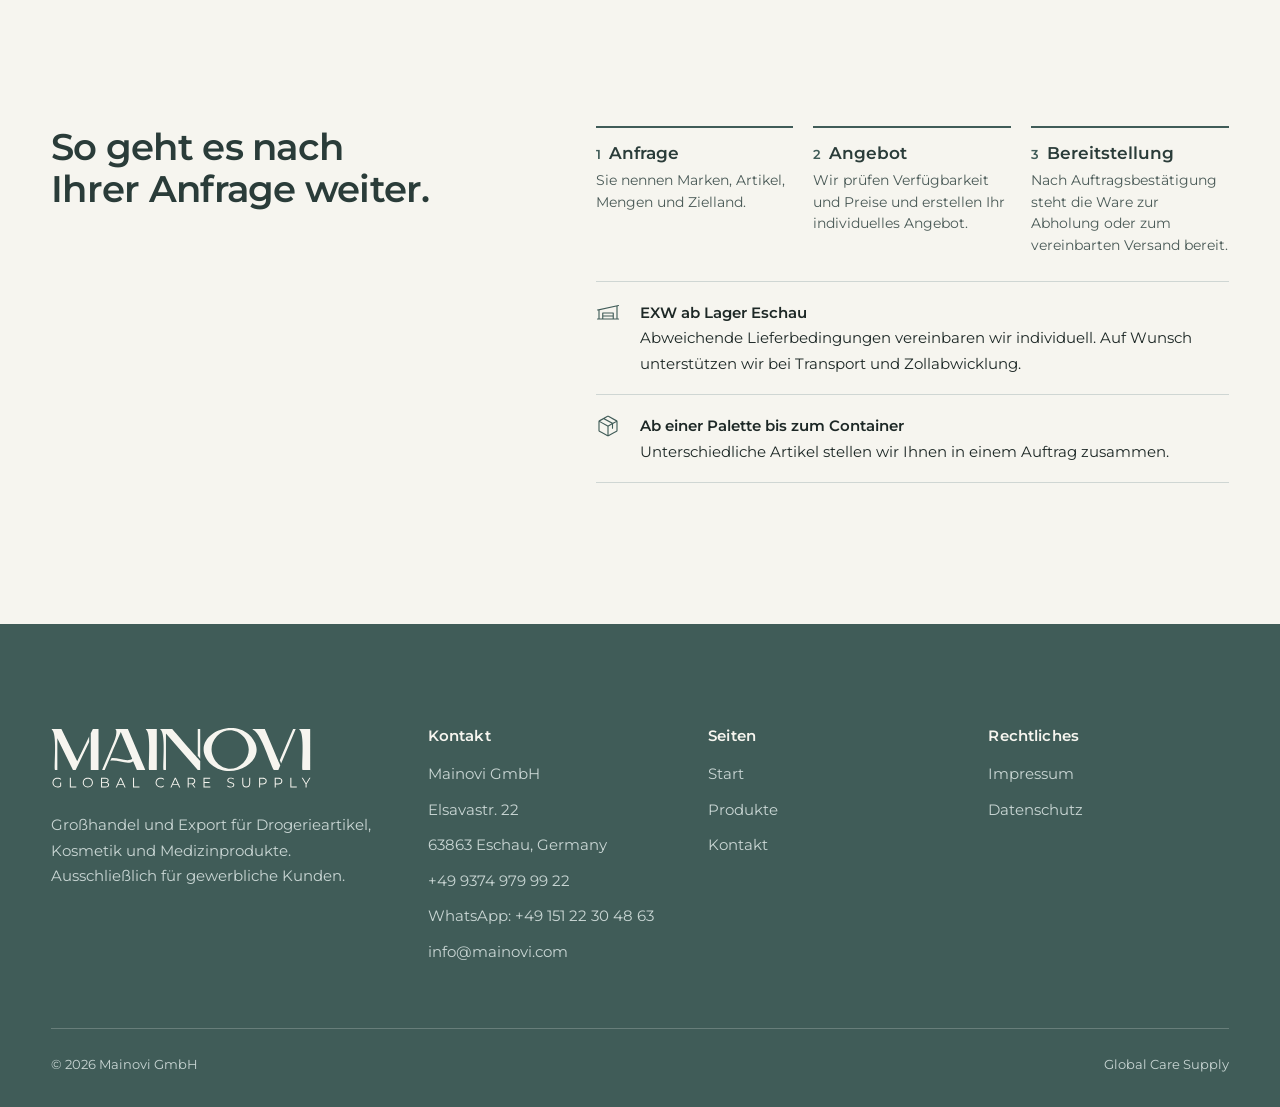
<file: kontakt.html>
<!doctype html>
<html lang="de" class="no-js">
<head>
  <meta charset="utf-8">
  <meta name="viewport" content="width=device-width, initial-scale=1">
  <title>Kontakt und Anfrage | MAINOVI</title>
  <link rel="alternate" hreflang="de" href="kontakt.html">
  <link rel="alternate" hreflang="en" href="en/contact.html">
  <meta name="description" content="Kontakt zu MAINOVI: Preisliste und Angebot auf Anfrage für Geschäftskunden. Telefon, WhatsApp, E-Mail oder Anfrageformular. Elsavastr. 22, 63863 Eschau.">
  <meta name="robots" content="noindex, nofollow">
  <meta name="theme-color" content="#405C58">
  <link rel="icon" href="assets/logo/mainovi-mark-granite.svg" type="image/svg+xml">
  <link rel="preload" href="assets/fonts/montserrat-latin-wght-normal.woff2" as="font" type="font/woff2" crossorigin>
  <link rel="stylesheet" href="assets/css/style.css?v=11">
  <script>document.documentElement.classList.replace('no-js', 'js');</script>
</head>
<body>

<svg width="0" height="0" style="position:absolute" aria-hidden="true" focusable="false">
  <symbol id="i-arrow" viewBox="0 0 256 256"><path fill="currentColor" d="M220.24,132.24l-72,72a6,6,0,0,1-8.48-8.48L201.51,134H40a6,6,0,0,1,0-12H201.51L139.76,60.24a6,6,0,0,1,8.48-8.48l72,72A6,6,0,0,1,220.24,132.24Z"/></symbol>
  <symbol id="i-menu" viewBox="0 0 256 256"><path fill="currentColor" d="M222,128a6,6,0,0,1-6,6H40a6,6,0,0,1,0-12H216A6,6,0,0,1,222,128ZM40,70H216a6,6,0,0,0,0-12H40a6,6,0,0,0,0,12ZM216,186H40a6,6,0,0,0,0,12H216a6,6,0,0,0,0-12Z"/></symbol>
  <symbol id="i-close" viewBox="0 0 256 256"><path fill="currentColor" d="M204.24,195.76a6,6,0,1,1-8.48,8.48L128,136.49,60.24,204.24a6,6,0,0,1-8.48-8.48L119.51,128,51.76,60.24a6,6,0,0,1,8.48-8.48L128,119.51l67.76-67.75a6,6,0,0,1,8.48,8.48L136.49,128Z"/></symbol>
  <symbol id="i-drop" viewBox="0 0 256 256"><path fill="currentColor" d="M172.53,49.06a252.86,252.86,0,0,0-41.09-38,6,6,0,0,0-6.88,0,252.86,252.86,0,0,0-41.090,38C56.34,80.26,42,113.09,42,144a86,86,0,0,0,172,0C214,113.09,199.66,80.26,172.53,49.06ZM128,218a74.09,74.09,0,0,1-74-74c0-59.62,59-108.93,74-120.51C143,35.07,202,84.38,202,144A74.09,74.09,0,0,1,128,218Zm53.92-65A55.58,55.58,0,0,1,137,197.92a7,7,0,0,1-1,.08,6,6,0,0,1-1-11.92c17.38-2.920,32.13-17.68,35.080-35.08a6,6,0,1,1,11.84,2Z"/></symbol>
  <symbol id="i-spray" viewBox="0 0 256 256"><path fill="currentColor" d="M200,78a6,6,0,0,0,6-6,54.06,54.06,0,0,0-54-54H80A14,14,0,0,0,66,32V80a26,26,0,0,1-26,26,6,6,0,0,0,0,12A38,38,0,0,0,78,80V78h36v26.62a25.87,25.87,0,0,1-9.76,20.3l-16,12.79A37.81,37.81,0,0,0,74,167.38V224a14,14,0,0,0,14,14H192a14,14,0,0,0,14-14V211.47A268.92,268.92,0,0,0,170.57,78ZM78,32a2,2,0,0,1,2-2h72a42.06,42.06,0,0,1,41.57,36H78ZM194,211.47V224a2,2,0,0,1-2,2H88a2,2,0,0,1-2-2V167.38a25.87,25.87,0,0,1,9.760-20.3l16-12.79A37.81,37.81,0,0,0,126,104.62V78h30.64A256.84,256.84,0,0,1,194,211.47Z"/></symbol>
  <symbol id="i-cookie" viewBox="0 0 256 256"><path fill="currentColor" d="M163.07,164.93a10,10,0,1,1-14.14,0A10,10,0,0,1,163.07,164.93Zm-78.14-8a10,10,0,1,0,14.14,0A10,10,0,0,0,84.93,156.93Zm6.14-41.86a10,10,0,1,0-14.14,0A10,10,0,0,0,91.07,115.07Zm33.86,1.86a10,10,0,1,0,14.14,0A10,10,0,0,0,124.93,116.93ZM230,128A102,102,0,1,1,128,26a6,6,0,0,1,6,6,42,42,0,0,0,42,42,6,6,0,0,1,6,6,42,42,0,0,0,42,42A6,6,0,0,1,230,128Zm-12.18,5.65A54.09,54.09,0,0,1,170.3,85.7a54.09,54.09,0,0,1-48-47.53,90,90,0,1,0,95.47,95.48Z"/></symbol>
  <symbol id="i-aid" viewBox="0 0 256 256"><path fill="currentColor" d="M216,90H166V40a14,14,0,0,0-14-14H104A14,14,0,0,0,90,40V90H40a14,14,0,0,0-14,14v48a14,14,0,0,0,14,14H90v50a14,14,0,0,0,14,14h48a14,14,0,0,0,14-14V166h50a14,14,0,0,0,14-14V104A14,14,0,0,0,216,90Zm2,62a2,2,0,0,1-2,2H160a6,6,0,0,0-6,6v56a2,2,0,0,1-2,2H104a2,2,0,0,1-2-2V160a6,6,0,0,0-6-6H40a2,2,0,0,1-2-2V104a2,2,0,0,1,2-2H96a6,6,0,0,0,6-6V40a2,2,0,0,1,2-2h48a2,2,0,0,1,2,2V96a6,6,0,0,0,6,6h56a2,2,0,0,1,2,2Z"/></symbol>
  <symbol id="i-package" viewBox="0 0 256 256"><path fill="currentColor" d="M222.72,67.91l-88-48.18a13.9,13.9,0,0,0-13.44,0l-88,48.18A14,14,0,0,0,26,80.18v95.64a14,14,0,0,0,7.28,12.27l88,48.18a13.92,13.92,0,0,0,13.44,0l88-48.18A14,14,0,0,0,230,175.82V80.18A14,14,0,0,0,222.72,67.91ZM127,30.25a2,2,0,0,1,1.92,0L212.51,76,178.57,94.57,94.05,48.31ZM122,223,39,177.57a2,2,0,0,1-1-1.75V86.66l84,46ZM43.49,76,81.56,55.15l84.51,46.26L128,122.24ZM218,175.82a2,2,0,0,1-1,1.75h0L134,223V132.64l36-19.71V152a6,6,0,0,0,12,0V106.37l36-19.71Z"/></symbol>
  <symbol id="i-truck" viewBox="0 0 256 256"><path fill="currentColor" d="M253.57,117.78l-14-35a13.93,13.93,0,0,0-13-8.8H190V64a6,6,0,0,0-6-6H32A14,14,0,0,0,18,72V184a14,14,0,0,0,14,14H50.6a30,30,0,0,0,58.8,0h53.2a30,30,0,0,0,58.8,0H240a14,14,0,0,0,14-14V120A6,6,0,0,0,253.57,117.78ZM190,86h36.58a2,2,0,0,1,1.86,1.26L239.14,114H190ZM30,72a2,2,0,0,1,2-2H178v68H30ZM80,210a18,18,0,1,1,18-18A18,18,0,0,1,80,210Zm82.6-24H109.4a30,30,0,0,0-58.8,0H32a2,2,0,0,1-2-2V150H178v15.48A30.1,30.1,0,0,0,162.6,186ZM192,210a18,18,0,1,1,18-18A18,18,0,0,1,192,210Zm50-26a2,2,0,0,1-2,2H221.4A30.05,30.05,0,0,0,192,162c-.67,0-1.340,0-2,.07V126h52Z"/></symbol>
  <symbol id="i-boat" viewBox="0 0 256 256"><path fill="currentColor" d="M220.43,112.48,206,107.68V56a14,14,0,0,0-14-14H134V24a6,6,0,0,0-12,0V42H64A14,14,0,0,0,50,56v51.68l-14.43,4.8A14,14,0,0,0,26,125.77V152c0,60,96.44,84.79,100.54,85.82a6,6,0,0,0,2.92,0,235.44,235.44,0,0,0,49.4-19.54C212.32,200.15,230,177.24,230,152V125.77A14,14,0,0,0,220.43,112.48ZM62,56a2,2,0,0,1,2-2H192a2,2,0,0,1,2,2v47.68L129.9,82.31a6,6,0,0,0-3.8,0L62,103.68Zm156,96c0,47.1-78.28,70.54-90,73.79C116.27,222.54,38,199.1,38,152V125.77a2,2,0,0,1,1.37-1.9L122,96.32V168a6,6,0,0,0,12,0V96.32l82.63,27.55a2,2,0,0,1,1.37,1.9Z"/></symbol>
  <symbol id="i-globe" viewBox="0 0 256 256"><path fill="currentColor" d="M128,26A102,102,0,1,0,230,128,102.12,102.12,0,0,0,128,26Zm90,102a89.55,89.55,0,0,1-7.46,35.86l-46.69-28.71a13.94,13.94,0,0,0-5.46-2l-22.82-3.07A14.06,14.06,0,0,0,121.06,138h-9.92a2,2,0,0,1-1.8-1.13l-3.8-7.86a13.94,13.94,0,0,0-9.66-7.59l-10.71-2.3L94.4,103a2,2,0,0,1,1.74-1h16.71a13.9,13.9,0,0,0,6.76-1.75l12.25-6.75a14.73,14.73,0,0,0,2.62-1.88l26.91-24.33a13.930,13.930,0,0,0,2.83-17.21L161,44.25A90.16,90.16,0,0,1,218,128ZM144.6,39.54l9.15,16.39a2,2,0,0,1-.41,2.46L126.43,82.72a1.84,1.84,0,0,1-.37.27l-12.25,6.76a2,2,0,0,1-1,.25H96.14A14,14,0,0,0,84,97L73.18,115.91a2,2,0,0,1-.19-.35L61.5,84.89a2,2,0,0,1,0-1.48L72.68,57.06A89.9,89.9,0,0,1,144.6,39.54ZM38,128A89.52,89.52,0,0,1,49.38,84.23a13.85,13.85,0,0,0,.89,4.87l11.49,30.67a13.94,13.94,0,0,0,10.16,8.78l21.44,4.6a2,2,0,0,1,1.38,1.09l3.8,7.86a14.07,14.07,0,0,0,12.6,7.9h4.56l-8.49,19a14,14,0,0,0,2.51,15.2l.1.11,19.68,20.26a2,2,0,0,1,.46,1.7L127.7,218A90.1,90.1,0,0,1,38,128Zm102.08,89.19,1.67-8.6a14.07,14.07,0,0,0-3.47-12.16l-.1-.11L118.5,176.06a2,2,0,0,1-.33-2.14l13.7-30.73A2,2,0,0,1,134,142l22.82,3.08a2,2,0,0,1,.78.27L205,174.55A90.18,90.18,0,0,1,140.08,217.19Z"/></symbol>
  <symbol id="i-handshake" viewBox="0 0 256 256"><path fill="currentColor" d="M252.51,108.8,227,57.75a14,14,0,0,0-18.78-6.27L182.66,64.26,129.53,50.2a6.1,6.1,0,0,0-3.06,0L73.34,64.26,47.79,51.48A14,14,0,0,0,29,57.75L3.49,108.8a14,14,0,0,0,6.26,18.78L36.9,141.16l55.61,39.72a6,6,0,0,0,2,.94l64,16A6.080,6.080,0,0,0,160,198a6,6,0,0,0,4.24-1.76l55.31-55.31,26.7-13.35a14,14,0,0,0,6.26-18.78Zm-53,35.16-35.8-28.68a6,6,0,0,0-8,.45c-18.65,18.79-39.5,16.42-52.79,7.92a2,2,0,0,1-.94-1.5,1.9,1.9,0,0,1,.51-1.55L146.43,78h33.86l28.41,56.82ZM14.11,115.69a2,2,0,0,1,.11-1.52L39.74,63.11a2,2,0,0,1,1.8-1.1,2,2,0,0,1,.89.21l22.21,11.1L37.32,128l-22.21-11.1A2,2,0,0,1,14.11,115.69Zm144.050,69.67-59.6-14.9L47.66,134.1,76.84,75.75,128,62.21l14.8,3.92a5.92,5.92,0,0,0-3,1.57L94.1,112.05a14,14,0,0,0,2.39,21.72c20.22,12.92,44.75,10.49,63.8-5.89L191,152.5Zm83.73-69.67a2,2,0,0,1-1,1.16L218.68,128,191.36,73.32l22.21-11.1a2,2,0,0,1,1.53-.11,2,2,0,0,1,1.16,1l25.52,51.06A2,2,0,0,1,241.89,115.69Zm-112,101.76a6,6,0,0,1-7.27,4.37L80.89,211.39a5.88,5.88,0,0,1-2-.94L52.52,191.64a6,6,0,1,1,7-9.77L84.91,200l40.61,10.15A6,6,0,0,1,129.88,217.45Z"/></symbol>
  <symbol id="i-stack" viewBox="0 0 256 256"><path fill="currentColor" d="M229.18,173a6,6,0,0,1-2.16,8.2l-96,56a6,6,0,0,1-6,0l-96-56a6,6,0,0,1,6-10.36l93,54.23,93-54.23A6,6,0,0,1,229.18,173ZM221,122.82l-93,54.23L35,122.82a6,6,0,0,0-6,10.36l96,56a6,6,0,0,0,6,0l96-56a6,6,0,0,0-6-10.36ZM26,80a6,6,0,0,1,3-5.18l96-56a6,6,0,0,1,6,0l96,56a6,6,0,0,1,0,10.36l-96,56a6,6,0,0,1-6,0l-96-56A6,6,0,0,1,26,80Zm17.91,0L128,129.05,212.09,80,128,31Z"/></symbol>
  <symbol id="i-mail" viewBox="0 0 256 256"><path fill="currentColor" d="M224,50H32a6,6,0,0,0-6,6V192a14,14,0,0,0,14,14H216a14,14,0,0,0,14-14V56A6,6,0,0,0,224,50ZM208.58,62,128,135.86,47.42,62ZM216,194H40a2,2,0,0,1-2-2V69.64l86,78.78a6,6,0,0,0,8.1,0L218,69.64V192A2,2,0,0,1,216,194Z"/></symbol>
  <symbol id="i-phone" viewBox="0 0 256 256"><path fill="currentColor" d="M221.59,160.3l-47.24-21.17a14,14,0,0,0-13.28,1.22,4.81,4.81,0,0,0-.56.42l-24.69,21a1.88,1.88,0,0,1-1.68.06c-15.87-7.66-32.31-24-40-39.65a1.91,1.91,0,0,1,0-1.68l21.07-25a6.13,6.13,0,0,0,.42-.58,14,14,0,0,0,1.12-13.27L95.73,34.49a14,14,0,0,0-14.56-8.38A54.24,54.24,0,0,0,34,80c0,78.3,63.7,142,142,142a54.25,54.25,0,0,0,53.89-47.17A14,14,0,0,0,221.59,160.3ZM176,210C104.32,210,46,151.68,46,80A42.23,42.23,0,0,1,82.67,38h.23a2,2,0,0,1,1.84,1.31l21.1,47.11a2,2,0,0,1,0,1.67L84.73,113.15a4.73,4.73,0,0,0-.43.57,14,14,0,0,0-.91,13.73c8.87,18.16,27.17,36.32,45.53,45.19a14,14,0,0,0,13.77-1c.19-.13.38-.27.56-.42l24.68-21a1.92,1.92,0,0,1,1.6-.1l47.25,21.17a2,2,0,0,1,1.21,2A42.24,42.24,0,0,1,176,210Z"/></symbol>
  <symbol id="i-pin" viewBox="0 0 256 256"><path fill="currentColor" d="M128,66a38,38,0,1,0,38,38A38,38,0,0,0,128,66Zm0,64a26,26,0,1,1,26-26A26,26,0,0,1,128,130Zm0-112a86.1,86.1,0,0,0-86,86c0,30.91,14.34,63.74,41.47,94.94a252.32,252.32,0,0,0,41.09,38,6,6,0,0,0,6.88,0,252.32,252.32,0,0,0,41.09-38c27.13-31.2,41.47-64,41.47-94.94A86.1,86.1,0,0,0,128,18Zm0,206.51C113,212.93,54,163.62,54,104a74,74,0,0,1,148,0C202,163.62,143,212.93,128,224.51Z"/></symbol>
  <symbol id="i-whatsapp" viewBox="0 0 256 256"><path fill="currentColor" d="M186.68,146.63l-32-16a6,6,0,0,0-6,.38L133,141.46A42.49,42.49,0,0,1,114.54,123L125,107.33a6,6,0,0,0,.38-6l-16-32A6,6,0,0,0,104,66a38,38,0,0,0-38,38,86.1,86.1,0,0,0,86,86,38,38,0,0,0,38-38A6,6,0,0,0,186.68,146.63ZM152,178a74.09,74.09,0,0,1-74-74,26,26,0,0,1,22.42-25.75l12.66,25.32-10.39,15.58a6,6,0,0,0-.54,5.63,54.43,54.43,0,0,0,29.07,29.07,6,6,0,0,0,5.63-.54l15.58-10.39,25.32,12.66A26,26,0,0,1,152,178ZM128,26A102,102,0,0,0,38.35,176.69L26.73,211.56a14,14,0,0,0,17.71,17.71l34.87-11.62A102,102,0,1,0,128,26Zm0,192a90,90,0,0,1-45.06-12.08,6.09,6.09,0,0,0-3-.81,6.2,6.2,0,0,0-1.9.31L40.65,217.880a2,2,0,0,1-2.53-2.53L50.58,178a6,6,0,0,0-.5-4.91A90,90,0,1,1,128,218Z"/></symbol>
  <symbol id="i-briefcase" viewBox="0 0 256 256"><path fill="currentColor" d="M106,112a6,6,0,0,1,6-6h32a6,6,0,0,1,0,12H112A6,6,0,0,1,106,112ZM230,72V200a14,14,0,0,1-14,14H40a14,14,0,0,1-14-14V72A14,14,0,0,1,40,58H82V48a22,22,0,0,1,22-22h48a22,22,0,0,1,22,22V58h42A14,14,0,0,1,230,72ZM94,58h68V48a10,10,0,0,0-10-10H104A10,10,0,0,0,94,48ZM38,72v42.79A186,186,0,0,0,128,138a185.910,185.910,0,0,0,90-23.22V72a2,2,0,0,0-2-2H40A2,2,0,0,0,38,72ZM218,200V128.37A198.12,198.12,0,0,1,128,150a198.05,198.05,0,0,1-90-21.62V200a2,2,0,0,0,2,2H216A2,2,0,0,0,218,200Z"/></symbol>
  <symbol id="i-warehouse" viewBox="0 0 256 256"><path fill="currentColor" d="M240,186H230V56.28l11.26-2.41a6,6,0,1,0-2.52-11.74l-224,48a6,6,0,0,0,2.52,11.74L26,100v86H16a6,6,0,0,0,0,12H240a6,6,0,0,0,0-12ZM38,97.42,218,58.85V186H190V128a6,6,0,0,0-6-6H72a6,6,0,0,0-6,6v58H38ZM178,154H78V134H178ZM78,166H178v20H78Z"/></symbol>
  <symbol id="i-network" viewBox="0 0 256 256"><path fill="currentColor" d="M232,114H134V86h10a14,14,0,0,0,14-14V40a14,14,0,0,0-14-14H112A14,14,0,0,0,98,40V72a14,14,0,0,0,14,14h10v28H24a6,6,0,0,0,0,12H58v36H48a14,14,0,0,0-14,14v32a14,14,0,0,0,14,14H80a14,14,0,0,0,14-14V176a14,14,0,0,0-14-14H70V126H186v36H176a14,14,0,0,0-14,14v32a14,14,0,0,0,14,14h32a14,14,0,0,0,14-14V176a14,14,0,0,0-14-14H198V126h34a6,6,0,0,0,0-12ZM110,72V40a2,2,0,0,1,2-2h32a2,2,0,0,1,2,2V72a2,2,0,0,1-2,2H112A2,2,0,0,1,110,72ZM82,176v32a2,2,0,0,1-2,2H48a2,2,0,0,1-2-2V176a2,2,0,0,1,2-2H80A2,2,0,0,1,82,176Zm128,0v32a2,2,0,0,1-2,2H176a2,2,0,0,1-2-2V176a2,2,0,0,1,2-2h32A2,2,0,0,1,210,176Z"/></symbol>
  <symbol id="i-barcode" viewBox="0 0 256 256"><path fill="currentColor" d="M230,48V88a6,6,0,0,1-12,0V54H184a6,6,0,0,1,0-12h40A6,6,0,0,1,230,48ZM72,202H38V168a6,6,0,0,0-12,0v40a6,6,0,0,0,6,6H72a6,6,0,0,0,0-12Zm152-40a6,6,0,0,0-6,6v34H184a6,6,0,0,0,0,12h40a6,6,0,0,0,6-6V168A6,6,0,0,0,224,162ZM32,94a6,6,0,0,0,6-6V54H72a6,6,0,0,0,0-12H32a6,6,0,0,0-6,6V88A6,6,0,0,0,32,94ZM80,82a6,6,0,0,0-6,6v80a6,6,0,0,0,12,0V88A6,6,0,0,0,80,82Zm102,86V88a6,6,0,0,0-12,0v80a6,6,0,0,0,12,0ZM144,82a6,6,0,0,0-6,6v80a6,6,0,0,0,12,0V88A6,6,0,0,0,144,82Zm-32,0a6,6,0,0,0-6,6v80a6,6,0,0,0,12,0V88A6,6,0,0,0,112,82Z"/></symbol>
  <symbol id="i-check" viewBox="0 0 256 256"><path fill="currentColor" d="M228.24,76.24l-128,128a6,6,0,0,1-8.48,0l-56-56a6,6,0,0,1,8.48-8.48L96,191.51,219.760,67.76a6,6,0,0,1,8.48,8.48Z"/></symbol>
</svg>

<a class="skip-link" href="#inhalt">Zum Inhalt springen</a>

<header class="site-header" id="top">
  <div class="wrap header-inner">
    <a class="brand" href="index.html" aria-label="MAINOVI Startseite">
      <img class="brand-logo" src="assets/logo/mainovi-claim-granite.svg" alt="MAINOVI Global Care Supply" width="186" height="44">
    </a>

    <button class="menu-toggle" type="button" aria-expanded="false" aria-controls="hauptnavigation" aria-label="Menü öffnen">
      <svg class="icon-open" aria-hidden="true"><use href="#i-menu"/></svg>
      <svg class="icon-close" aria-hidden="true"><use href="#i-close"/></svg>
    </button>

    <nav class="nav" id="hauptnavigation" aria-label="Hauptnavigation">
      <ul class="nav-list">
        <li><a href="index.html">Start</a></li>
        <li><a href="produkte.html">Produkte</a></li>
        <li><a href="kontakt.html" aria-current="page">Kontakt</a></li>
      </ul>
      <div class="lang" aria-label="Sprache">
        <span aria-current="true" lang="de">DE</span>
        <a href="en/contact.html" lang="en" hreflang="en">EN</a>
      </div>
      <a class="btn btn--primary header-cta" href="#anfrage">Anfrage senden</a>
    </nav>
  </div>
</header>

<main id="inhalt">

  <section class="page-hero" aria-labelledby="page-title">
    <div class="wrap page-hero-plain">
      <h1 id="page-title">Kontakt und Anfrage.</h1>
      <p class="lead">Sprechen Sie uns direkt an oder senden Sie uns Ihre Anfrage über das Formular. Preisliste und Angebot erhalten Sie auf Anfrage.</p>
    </div>
  </section>

  <section class="inquiry" id="anfrage" aria-labelledby="inquiry-title">
    <div class="wrap inquiry-grid">
      <div class="inquiry-intro">
        <h2 id="inquiry-title">Ihre Anfrage.</h2>
        <p>Nennen Sie uns Marken, Artikel, Mengen und Zielland. Wir prüfen Verfügbarkeit und Preise und senden Ihnen Preisliste und Angebot.</p>
        <p class="b2b-note"><svg aria-hidden="true"><use href="#i-briefcase"/></svg><span>Unser Angebot richtet sich ausschließlich an gewerbliche Kunden.</span></p>
        <ul class="contact-lines">
          <li><span class="ci" aria-hidden="true"><svg><use href="#i-phone"/></svg></span><a href="tel:+4993749799922">+49 9374 979 99 22</a></li>
          <li><span class="ci" aria-hidden="true"><svg><use href="#i-whatsapp"/></svg></span><a href="https://wa.me/4915122304863">+49 151 22 30 48 63 <span class="opt">(WhatsApp)</span></a></li>
          <li><span class="ci" aria-hidden="true"><svg><use href="#i-mail"/></svg></span><a href="mailto:info@mainovi.com">info@mainovi.com</a></li>
          <li><span class="ci" aria-hidden="true"><svg><use href="#i-pin"/></svg></span><span>Elsavastr. 22, 63863 Eschau, Germany</span></li>
        </ul>
      </div>

      <form class="form" id="anfrage-form" novalidate aria-describedby="form-note">
        <div class="field field--full">
          <label for="f-firma">Unternehmen</label>
          <input id="f-firma" name="unternehmen" type="text" autocomplete="organization" required>
          <p class="field-error" id="e-firma"></p>
        </div>
        <div class="field">
          <label for="f-vorname">Vorname</label>
          <input id="f-vorname" name="vorname" type="text" autocomplete="given-name" required>
          <p class="field-error" id="e-vorname"></p>
        </div>
        <div class="field">
          <label for="f-nachname">Nachname</label>
          <input id="f-nachname" name="nachname" type="text" autocomplete="family-name" required>
          <p class="field-error" id="e-nachname"></p>
        </div>
        <div class="field">
          <label for="f-mail">E-Mail</label>
          <input id="f-mail" name="email" type="email" autocomplete="email" required>
          <p class="field-error" id="e-mail"></p>
        </div>
        <div class="field">
          <label for="f-tel">Telefon <span class="opt">(optional)</span></label>
          <input id="f-tel" name="telefon" type="tel" autocomplete="tel">
          <p class="field-error" id="e-tel"></p>
        </div>
        <div class="field">
          <label for="f-land">Land</label>
          <input id="f-land" name="land" type="text" autocomplete="country-name" required>
          <p class="field-error" id="e-land"></p>
        </div>
        <div class="field">
          <label for="f-kat">Produktkategorie</label>
          <select id="f-kat" name="kategorie" required>
            <option value="">Bitte wählen</option>
            <option>Drogerieartikel</option>
            <option>Kosmetik &amp; Hautpflege</option>
            <option>Medizinprodukte</option>
            <option>Lebensmittel &amp; Süßwaren</option>
            <option>Mehrere Kategorien / allgemeine Anfrage</option>
          </select>
          <p class="field-error" id="e-kat"></p>
        </div>
        <div class="field field--full">
          <label for="f-msg">Nachricht</label>
          <textarea id="f-msg" name="nachricht" placeholder="Welche Marken, Artikel und Mengen interessieren Sie? Gern auch: Preisliste anfordern." required></textarea>
          <p class="field-error" id="e-msg"></p>
        </div>
        <label class="consent" for="f-consent">
          <input id="f-consent" name="datenschutz" type="checkbox" required aria-describedby="e-consent">
          <span>Ich habe die <a href="datenschutz.html">Datenschutzerklärung</a> gelesen und bin mit der Verarbeitung meiner Angaben zur Bearbeitung der Anfrage einverstanden.</span>
        </label>
        <p class="field-error consent-error" id="e-consent"></p>
        <div class="form-actions">
          <button class="btn btn--primary" type="submit">Anfrage senden <svg aria-hidden="true"><use href="#i-arrow"/></svg></button>
          <p class="form-note" id="form-note">Nur für gewerbliche Kunden. Ihre Angaben verwenden wir nur zur Bearbeitung Ihrer Anfrage.</p>
        </div>
        <div class="form-success" role="status" tabindex="-1">
          <span class="ok" aria-hidden="true"><svg><use href="#i-check"/></svg></span>
          <h3>Vielen Dank für Ihre Anfrage.</h3>
          <p>Wir haben Ihre Nachricht erhalten und melden uns mit Preisliste und Angebot bei Ihnen.</p>
        </div>
      </form>
    </div>
  </section>

  <section class="next-steps" aria-labelledby="next-title">
    <div class="wrap next-grid">
      <h2 id="next-title" class="reveal">So geht es nach Ihrer Anfrage weiter.</h2>
      <ol class="process reveal">
        <li><b>Anfrage</b><span>Sie nennen Marken, Artikel, Mengen und Zielland.</span></li>
        <li><b>Angebot</b><span>Wir prüfen Verfügbarkeit und Preise und erstellen Ihr individuelles Angebot.</span></li>
        <li><b>Bereitstellung</b><span>Nach Auftragsbestätigung steht die Ware zur Abholung oder zum vereinbarten Versand bereit.</span></li>
      </ol>
      <ul class="facts reveal">
        <li>
          <svg aria-hidden="true"><use href="#i-warehouse"/></svg>
          <span><b>EXW ab Lager Eschau</b>Abweichende Lieferbedingungen vereinbaren wir individuell. Auf Wunsch unterstützen wir bei Transport und Zollabwicklung.</span>
        </li>
        <li>
          <svg aria-hidden="true"><use href="#i-package"/></svg>
          <span><b>Ab einer Palette bis zum Container</b>Unterschiedliche Artikel stellen wir Ihnen in einem Auftrag zusammen.</span>
        </li>
      </ul>
    </div>
  </section>

</main>

<footer class="site-footer">
  <div class="wrap">
    <div class="footer-grid">
      <div class="footer-brand">
        <img src="assets/logo/mainovi-claim-porcelain.svg" alt="MAINOVI Global Care Supply" width="260" height="62" loading="lazy">
        <p>Großhandel und Export für Drogerieartikel, Kosmetik und Medizinprodukte. Ausschließlich für gewerbliche Kunden.</p>
      </div>
      <div class="footer-col">
        <h3>Kontakt</h3>
        <ul>
          <li>Mainovi GmbH</li>
          <li>Elsavastr. 22</li>
          <li>63863 Eschau, Germany</li>
          <li><a href="tel:+4993749799922">+49 9374 979 99 22</a></li>
          <li><a href="https://wa.me/4915122304863">WhatsApp: +49 151 22 30 48 63</a></li>
          <li><a href="mailto:info@mainovi.com">info@mainovi.com</a></li>
        </ul>
      </div>
      <div class="footer-col">
        <h3>Seiten</h3>
        <ul>
          <li><a href="index.html">Start</a></li>
          <li><a href="produkte.html">Produkte</a></li>
          <li><a href="kontakt.html">Kontakt</a></li>
        </ul>
      </div>
      <div class="footer-col">
        <h3>Rechtliches</h3>
        <ul>
          <li><a href="impressum.html">Impressum</a></li>
          <li><a href="datenschutz.html">Datenschutz</a></li>
        </ul>
      </div>
    </div>
    <div class="footer-bottom">
      <span>© 2026 Mainovi GmbH</span>
      <span>Global Care Supply</span>
    </div>
  </div>
</footer>

<script src="assets/js/main.js?v=6" defer></script>
</body>
</html>
</file>
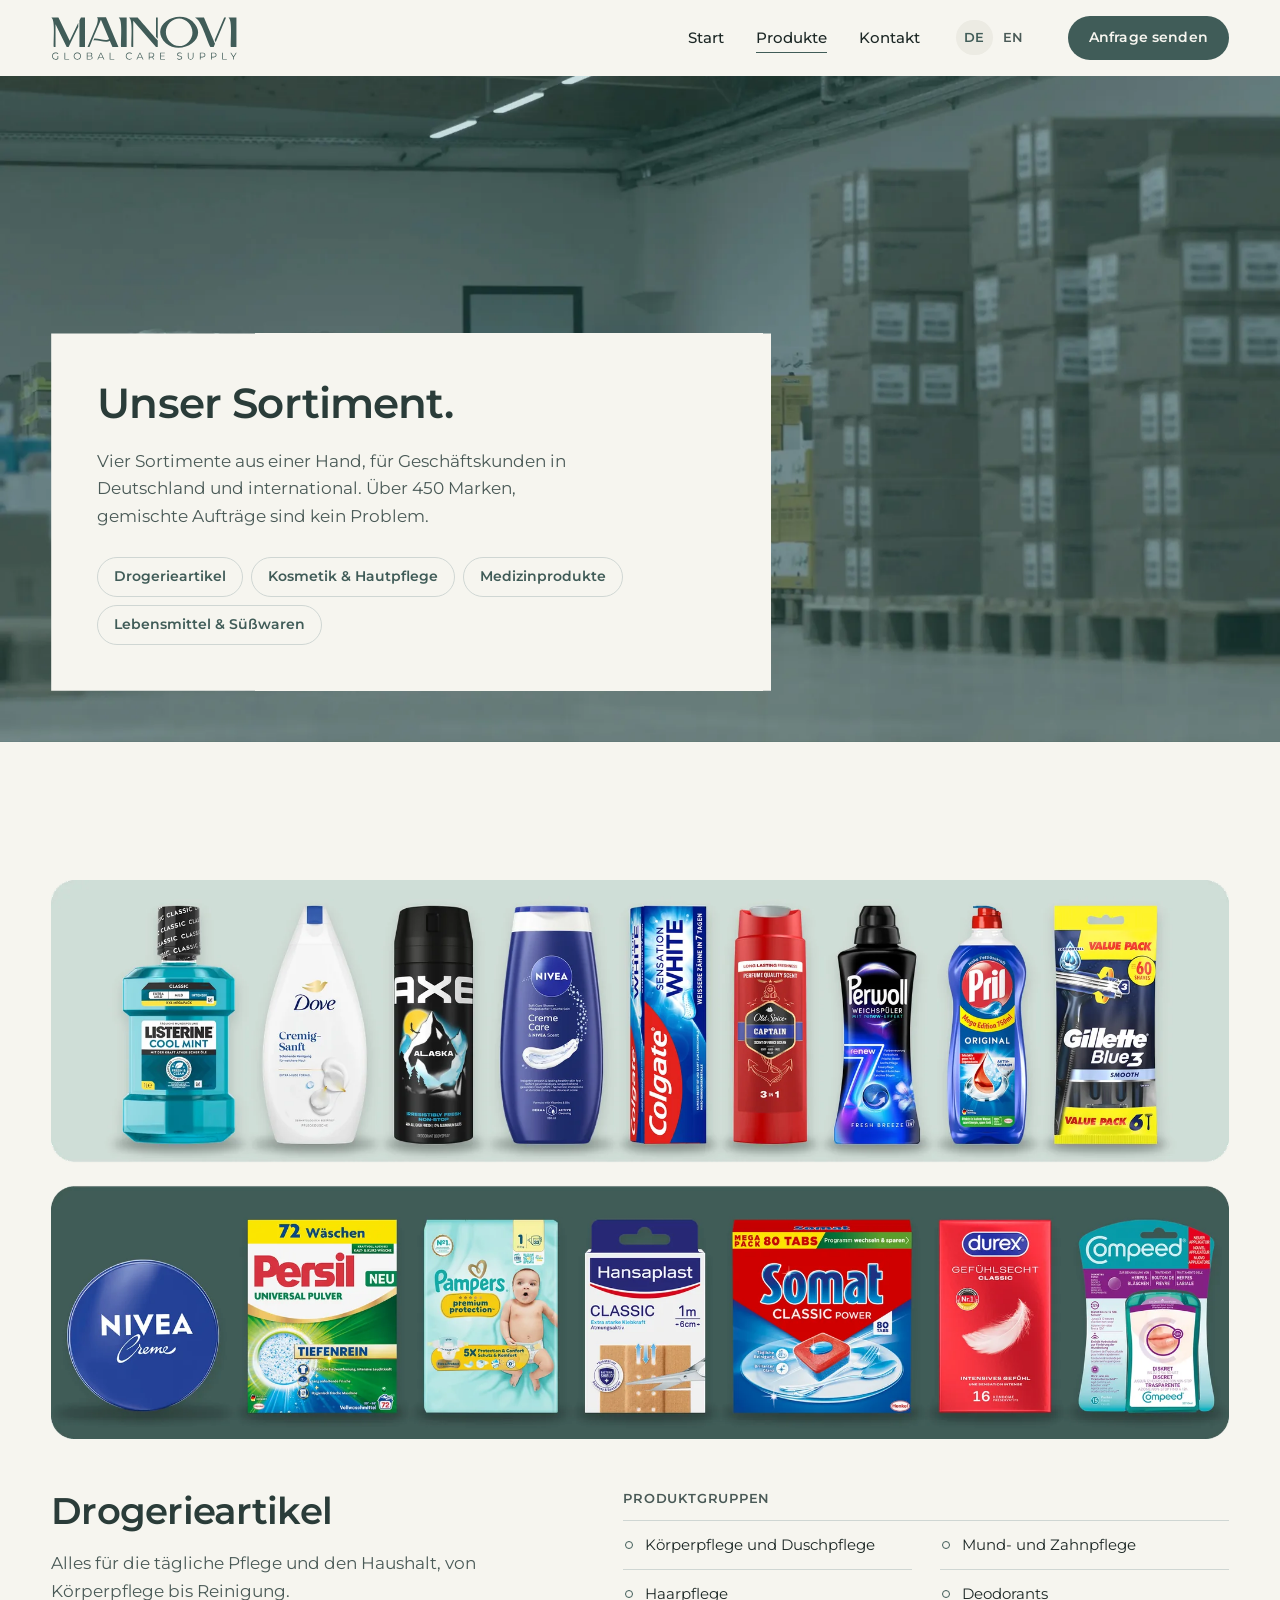
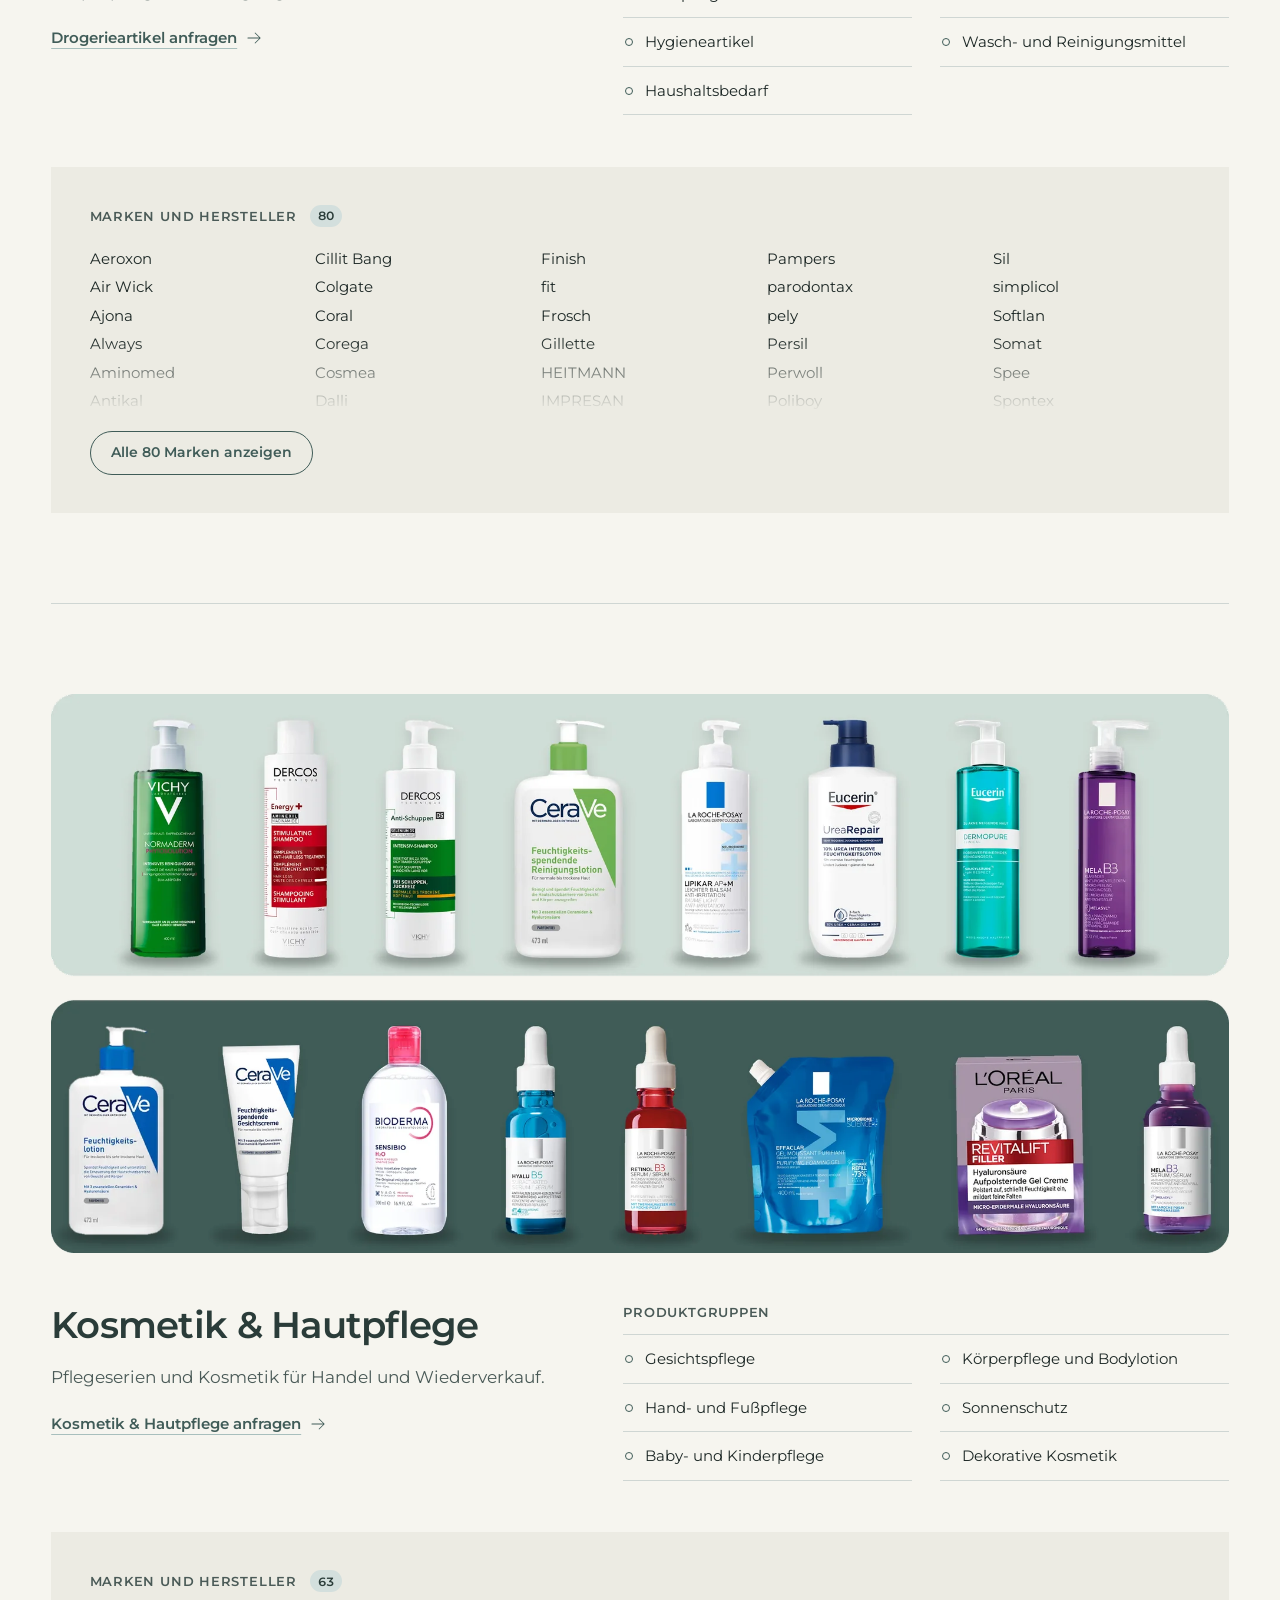
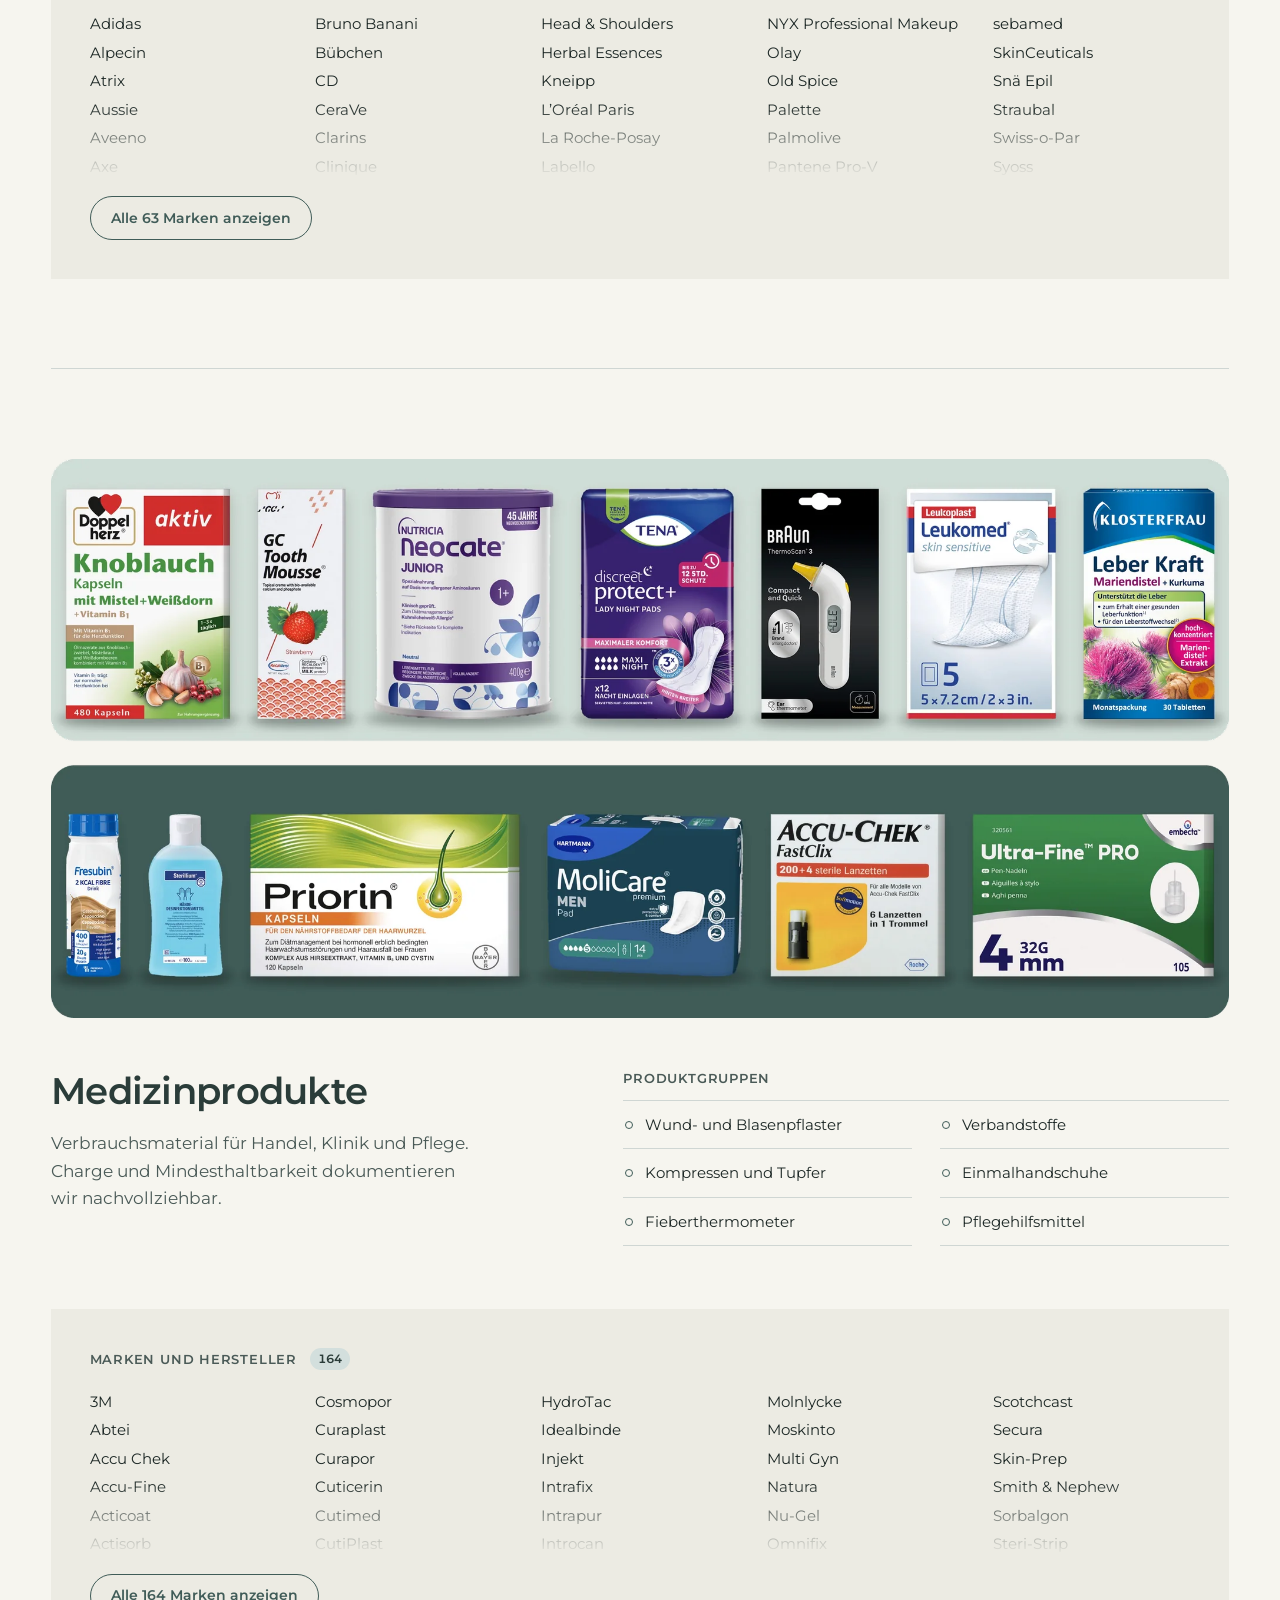
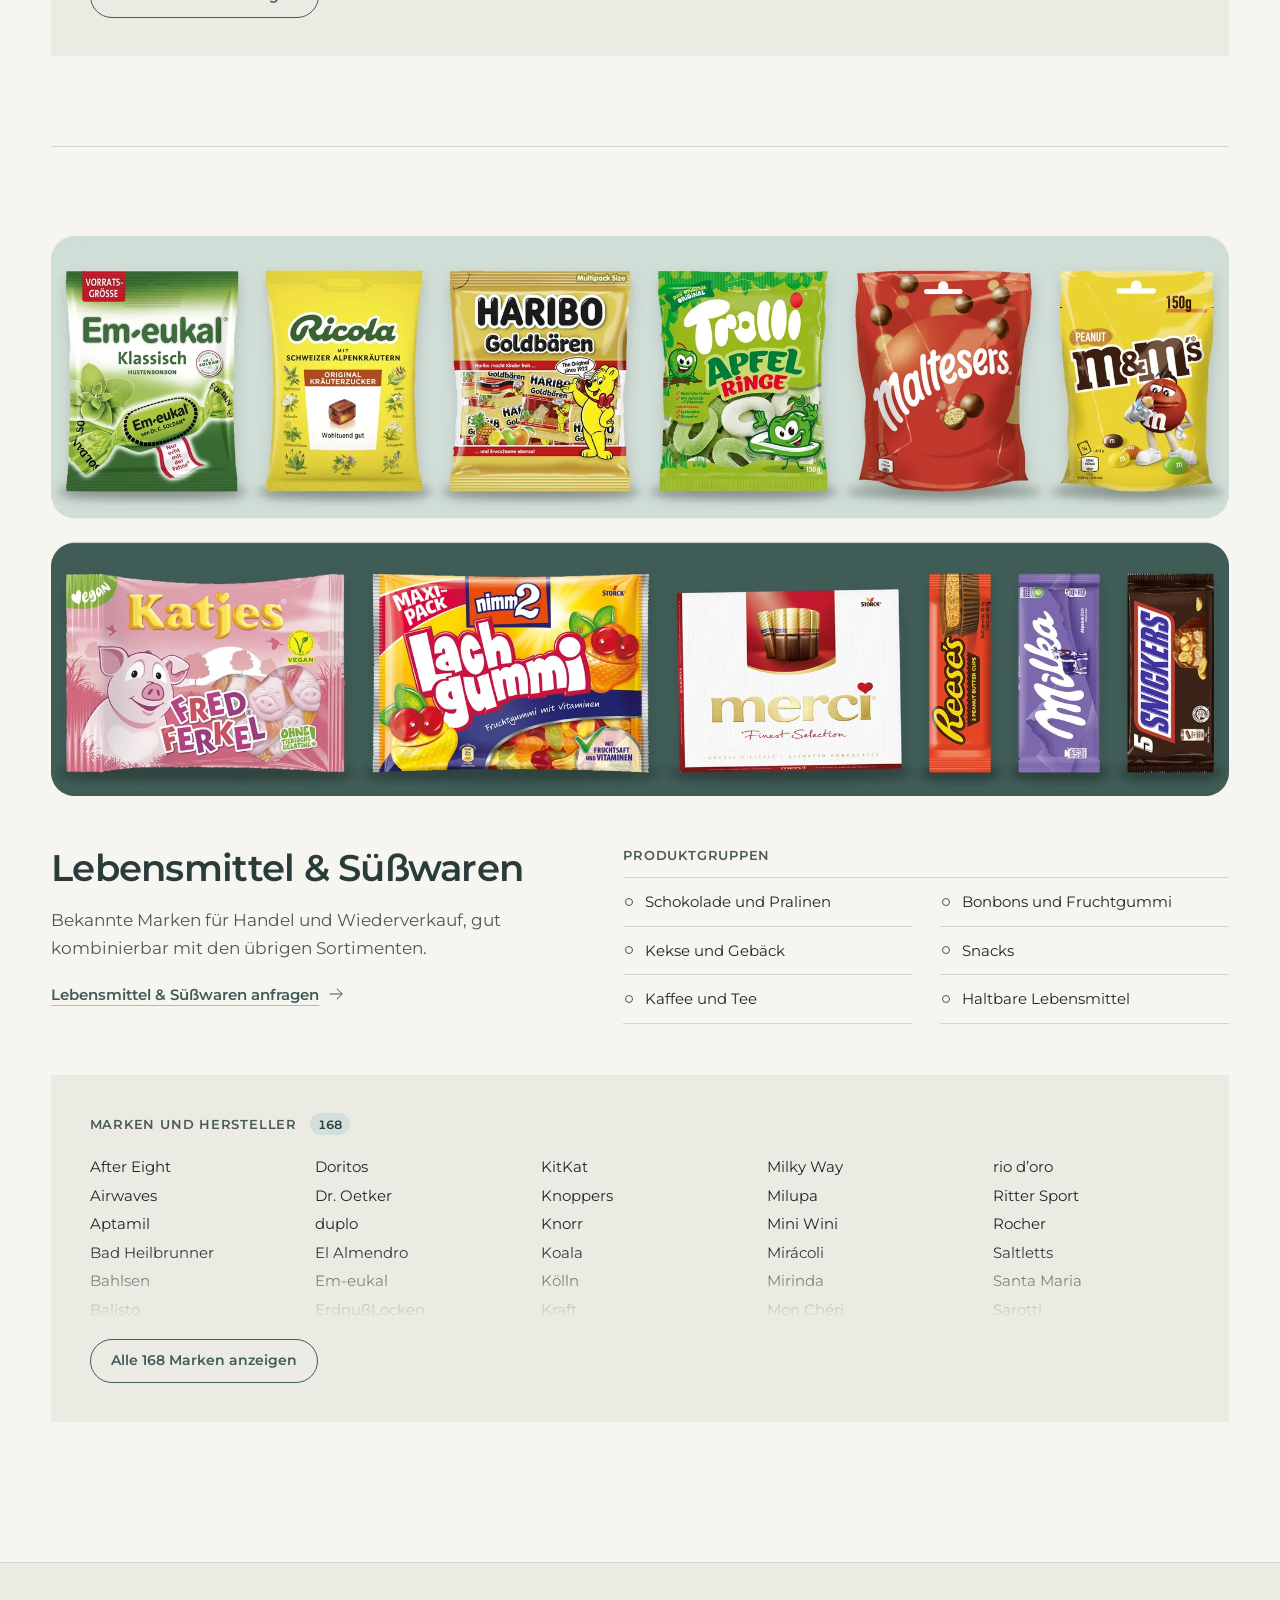
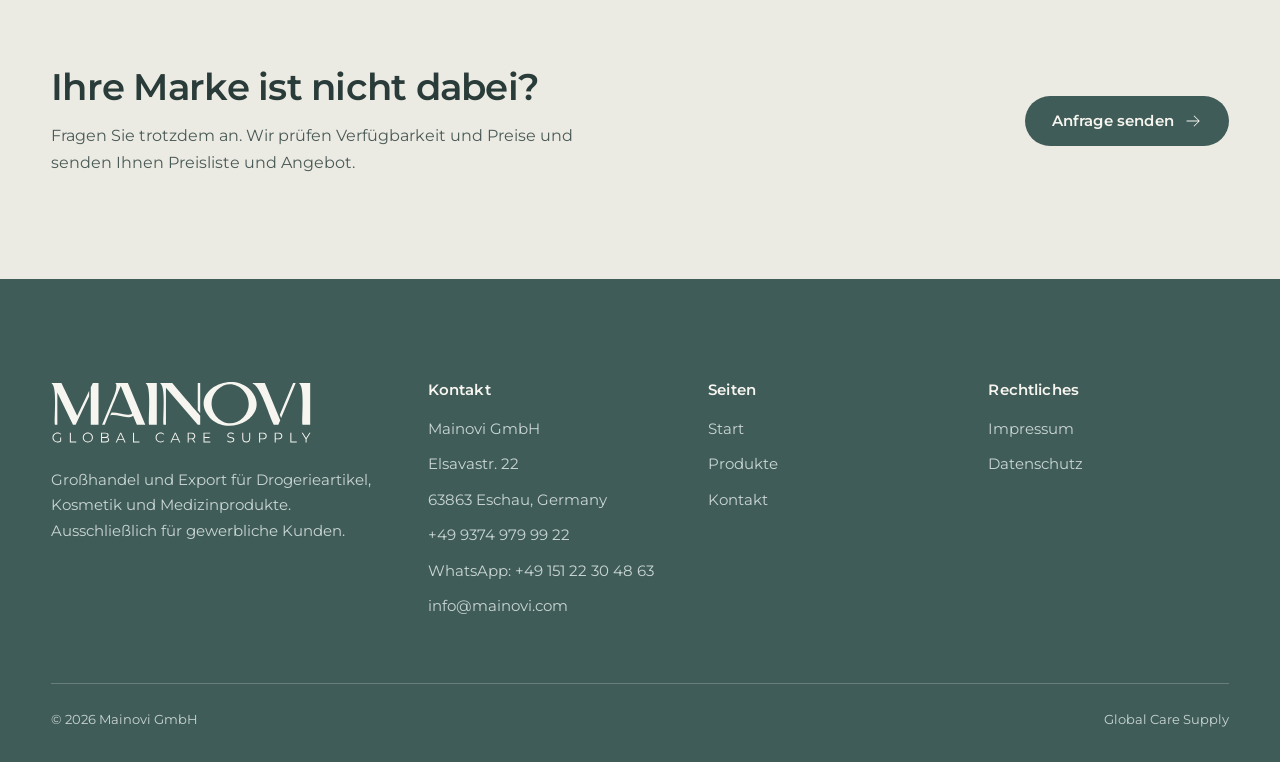
<file: produkte.html>
<!doctype html>
<html lang="de" class="no-js">
<head>
  <meta charset="utf-8">
  <meta name="viewport" content="width=device-width, initial-scale=1">
  <title>Sortiment | MAINOVI Großhandel für Drogerie, Kosmetik, Medizinprodukte und Süßwaren</title>
  <link rel="alternate" hreflang="de" href="produkte.html">
  <link rel="alternate" hreflang="en" href="en/products.html">
  <meta name="description" content="Das MAINOVI Sortiment für Geschäftskunden: Drogerieartikel, Kosmetik und Hautpflege, Medizinprodukte sowie Lebensmittel und Süßwaren. Ab einer Palette bis zur Containerladung.">
  <meta name="robots" content="noindex, nofollow">
  <meta name="theme-color" content="#405C58">
  <link rel="icon" href="assets/logo/mainovi-mark-granite.svg" type="image/svg+xml">
  <link rel="preload" href="assets/fonts/montserrat-latin-wght-normal.woff2" as="font" type="font/woff2" crossorigin>
  <link rel="stylesheet" href="assets/css/style.css?v=11">
  <script>document.documentElement.classList.replace('no-js', 'js');</script>
</head>
<body>

<svg width="0" height="0" style="position:absolute" aria-hidden="true" focusable="false">
  <symbol id="i-arrow" viewBox="0 0 256 256"><path fill="currentColor" d="M220.24,132.24l-72,72a6,6,0,0,1-8.48-8.48L201.51,134H40a6,6,0,0,1,0-12H201.51L139.76,60.24a6,6,0,0,1,8.48-8.48l72,72A6,6,0,0,1,220.24,132.24Z"/></symbol>
  <symbol id="i-menu" viewBox="0 0 256 256"><path fill="currentColor" d="M222,128a6,6,0,0,1-6,6H40a6,6,0,0,1,0-12H216A6,6,0,0,1,222,128ZM40,70H216a6,6,0,0,0,0-12H40a6,6,0,0,0,0,12ZM216,186H40a6,6,0,0,0,0,12H216a6,6,0,0,0,0-12Z"/></symbol>
  <symbol id="i-close" viewBox="0 0 256 256"><path fill="currentColor" d="M204.24,195.76a6,6,0,1,1-8.48,8.48L128,136.49,60.24,204.24a6,6,0,0,1-8.48-8.48L119.51,128,51.76,60.24a6,6,0,0,1,8.48-8.48L128,119.51l67.76-67.75a6,6,0,0,1,8.48,8.48L136.49,128Z"/></symbol>
  <symbol id="i-drop" viewBox="0 0 256 256"><path fill="currentColor" d="M172.53,49.06a252.86,252.86,0,0,0-41.09-38,6,6,0,0,0-6.88,0,252.86,252.86,0,0,0-41.090,38C56.34,80.26,42,113.09,42,144a86,86,0,0,0,172,0C214,113.09,199.66,80.26,172.53,49.06ZM128,218a74.09,74.09,0,0,1-74-74c0-59.62,59-108.93,74-120.51C143,35.07,202,84.38,202,144A74.09,74.09,0,0,1,128,218Zm53.92-65A55.58,55.58,0,0,1,137,197.92a7,7,0,0,1-1,.08,6,6,0,0,1-1-11.92c17.38-2.920,32.13-17.68,35.080-35.08a6,6,0,1,1,11.84,2Z"/></symbol>
  <symbol id="i-spray" viewBox="0 0 256 256"><path fill="currentColor" d="M200,78a6,6,0,0,0,6-6,54.06,54.06,0,0,0-54-54H80A14,14,0,0,0,66,32V80a26,26,0,0,1-26,26,6,6,0,0,0,0,12A38,38,0,0,0,78,80V78h36v26.62a25.87,25.87,0,0,1-9.76,20.3l-16,12.79A37.81,37.81,0,0,0,74,167.38V224a14,14,0,0,0,14,14H192a14,14,0,0,0,14-14V211.47A268.92,268.92,0,0,0,170.57,78ZM78,32a2,2,0,0,1,2-2h72a42.06,42.06,0,0,1,41.57,36H78ZM194,211.47V224a2,2,0,0,1-2,2H88a2,2,0,0,1-2-2V167.38a25.87,25.87,0,0,1,9.760-20.3l16-12.79A37.81,37.81,0,0,0,126,104.62V78h30.64A256.84,256.84,0,0,1,194,211.47Z"/></symbol>
  <symbol id="i-cookie" viewBox="0 0 256 256"><path fill="currentColor" d="M163.07,164.93a10,10,0,1,1-14.14,0A10,10,0,0,1,163.07,164.93Zm-78.14-8a10,10,0,1,0,14.14,0A10,10,0,0,0,84.93,156.93Zm6.14-41.86a10,10,0,1,0-14.14,0A10,10,0,0,0,91.07,115.07Zm33.86,1.86a10,10,0,1,0,14.14,0A10,10,0,0,0,124.93,116.93ZM230,128A102,102,0,1,1,128,26a6,6,0,0,1,6,6,42,42,0,0,0,42,42,6,6,0,0,1,6,6,42,42,0,0,0,42,42A6,6,0,0,1,230,128Zm-12.18,5.65A54.09,54.09,0,0,1,170.3,85.7a54.09,54.09,0,0,1-48-47.53,90,90,0,1,0,95.47,95.48Z"/></symbol>
  <symbol id="i-aid" viewBox="0 0 256 256"><path fill="currentColor" d="M216,90H166V40a14,14,0,0,0-14-14H104A14,14,0,0,0,90,40V90H40a14,14,0,0,0-14,14v48a14,14,0,0,0,14,14H90v50a14,14,0,0,0,14,14h48a14,14,0,0,0,14-14V166h50a14,14,0,0,0,14-14V104A14,14,0,0,0,216,90Zm2,62a2,2,0,0,1-2,2H160a6,6,0,0,0-6,6v56a2,2,0,0,1-2,2H104a2,2,0,0,1-2-2V160a6,6,0,0,0-6-6H40a2,2,0,0,1-2-2V104a2,2,0,0,1,2-2H96a6,6,0,0,0,6-6V40a2,2,0,0,1,2-2h48a2,2,0,0,1,2,2V96a6,6,0,0,0,6,6h56a2,2,0,0,1,2,2Z"/></symbol>
  <symbol id="i-package" viewBox="0 0 256 256"><path fill="currentColor" d="M222.72,67.91l-88-48.18a13.9,13.9,0,0,0-13.44,0l-88,48.18A14,14,0,0,0,26,80.18v95.64a14,14,0,0,0,7.28,12.27l88,48.18a13.92,13.92,0,0,0,13.44,0l88-48.18A14,14,0,0,0,230,175.82V80.18A14,14,0,0,0,222.72,67.91ZM127,30.25a2,2,0,0,1,1.92,0L212.51,76,178.57,94.57,94.05,48.31ZM122,223,39,177.57a2,2,0,0,1-1-1.75V86.66l84,46ZM43.49,76,81.56,55.15l84.51,46.26L128,122.24ZM218,175.82a2,2,0,0,1-1,1.75h0L134,223V132.64l36-19.71V152a6,6,0,0,0,12,0V106.37l36-19.71Z"/></symbol>
  <symbol id="i-truck" viewBox="0 0 256 256"><path fill="currentColor" d="M253.57,117.78l-14-35a13.93,13.93,0,0,0-13-8.8H190V64a6,6,0,0,0-6-6H32A14,14,0,0,0,18,72V184a14,14,0,0,0,14,14H50.6a30,30,0,0,0,58.8,0h53.2a30,30,0,0,0,58.8,0H240a14,14,0,0,0,14-14V120A6,6,0,0,0,253.57,117.78ZM190,86h36.58a2,2,0,0,1,1.86,1.26L239.14,114H190ZM30,72a2,2,0,0,1,2-2H178v68H30ZM80,210a18,18,0,1,1,18-18A18,18,0,0,1,80,210Zm82.6-24H109.4a30,30,0,0,0-58.8,0H32a2,2,0,0,1-2-2V150H178v15.48A30.1,30.1,0,0,0,162.6,186ZM192,210a18,18,0,1,1,18-18A18,18,0,0,1,192,210Zm50-26a2,2,0,0,1-2,2H221.4A30.05,30.05,0,0,0,192,162c-.67,0-1.340,0-2,.07V126h52Z"/></symbol>
  <symbol id="i-boat" viewBox="0 0 256 256"><path fill="currentColor" d="M220.43,112.48,206,107.68V56a14,14,0,0,0-14-14H134V24a6,6,0,0,0-12,0V42H64A14,14,0,0,0,50,56v51.68l-14.43,4.8A14,14,0,0,0,26,125.77V152c0,60,96.44,84.79,100.54,85.82a6,6,0,0,0,2.92,0,235.44,235.44,0,0,0,49.4-19.54C212.32,200.15,230,177.24,230,152V125.77A14,14,0,0,0,220.43,112.48ZM62,56a2,2,0,0,1,2-2H192a2,2,0,0,1,2,2v47.68L129.9,82.31a6,6,0,0,0-3.8,0L62,103.68Zm156,96c0,47.1-78.28,70.54-90,73.79C116.27,222.54,38,199.1,38,152V125.77a2,2,0,0,1,1.37-1.9L122,96.32V168a6,6,0,0,0,12,0V96.32l82.63,27.55a2,2,0,0,1,1.37,1.9Z"/></symbol>
  <symbol id="i-globe" viewBox="0 0 256 256"><path fill="currentColor" d="M128,26A102,102,0,1,0,230,128,102.12,102.12,0,0,0,128,26Zm90,102a89.55,89.55,0,0,1-7.46,35.86l-46.69-28.71a13.94,13.94,0,0,0-5.46-2l-22.82-3.07A14.06,14.06,0,0,0,121.06,138h-9.92a2,2,0,0,1-1.8-1.13l-3.8-7.86a13.94,13.94,0,0,0-9.66-7.59l-10.71-2.3L94.4,103a2,2,0,0,1,1.74-1h16.71a13.9,13.9,0,0,0,6.76-1.75l12.25-6.75a14.73,14.73,0,0,0,2.62-1.88l26.91-24.33a13.930,13.930,0,0,0,2.83-17.21L161,44.25A90.16,90.16,0,0,1,218,128ZM144.6,39.54l9.15,16.39a2,2,0,0,1-.41,2.46L126.43,82.72a1.84,1.84,0,0,1-.37.27l-12.25,6.76a2,2,0,0,1-1,.25H96.14A14,14,0,0,0,84,97L73.18,115.91a2,2,0,0,1-.19-.35L61.5,84.89a2,2,0,0,1,0-1.48L72.68,57.06A89.9,89.9,0,0,1,144.6,39.54ZM38,128A89.52,89.52,0,0,1,49.38,84.23a13.85,13.85,0,0,0,.89,4.87l11.49,30.67a13.94,13.94,0,0,0,10.16,8.78l21.44,4.6a2,2,0,0,1,1.38,1.09l3.8,7.86a14.07,14.07,0,0,0,12.6,7.9h4.56l-8.49,19a14,14,0,0,0,2.51,15.2l.1.11,19.68,20.26a2,2,0,0,1,.46,1.7L127.7,218A90.1,90.1,0,0,1,38,128Zm102.08,89.19,1.67-8.6a14.07,14.07,0,0,0-3.47-12.16l-.1-.11L118.5,176.06a2,2,0,0,1-.33-2.14l13.7-30.73A2,2,0,0,1,134,142l22.82,3.08a2,2,0,0,1,.78.27L205,174.55A90.18,90.18,0,0,1,140.08,217.19Z"/></symbol>
  <symbol id="i-handshake" viewBox="0 0 256 256"><path fill="currentColor" d="M252.51,108.8,227,57.75a14,14,0,0,0-18.78-6.27L182.66,64.26,129.53,50.2a6.1,6.1,0,0,0-3.06,0L73.34,64.26,47.79,51.48A14,14,0,0,0,29,57.75L3.49,108.8a14,14,0,0,0,6.26,18.78L36.9,141.16l55.61,39.72a6,6,0,0,0,2,.94l64,16A6.080,6.080,0,0,0,160,198a6,6,0,0,0,4.24-1.76l55.31-55.31,26.7-13.35a14,14,0,0,0,6.26-18.78Zm-53,35.16-35.8-28.68a6,6,0,0,0-8,.45c-18.65,18.79-39.5,16.42-52.79,7.92a2,2,0,0,1-.94-1.5,1.9,1.9,0,0,1,.51-1.55L146.43,78h33.86l28.41,56.82ZM14.11,115.69a2,2,0,0,1,.11-1.52L39.74,63.11a2,2,0,0,1,1.8-1.1,2,2,0,0,1,.89.21l22.21,11.1L37.32,128l-22.21-11.1A2,2,0,0,1,14.11,115.69Zm144.050,69.67-59.6-14.9L47.66,134.1,76.84,75.75,128,62.21l14.8,3.92a5.92,5.92,0,0,0-3,1.57L94.1,112.05a14,14,0,0,0,2.39,21.72c20.22,12.92,44.75,10.49,63.8-5.89L191,152.5Zm83.73-69.67a2,2,0,0,1-1,1.16L218.68,128,191.36,73.32l22.21-11.1a2,2,0,0,1,1.53-.11,2,2,0,0,1,1.16,1l25.52,51.06A2,2,0,0,1,241.89,115.69Zm-112,101.76a6,6,0,0,1-7.27,4.37L80.89,211.39a5.88,5.88,0,0,1-2-.94L52.52,191.64a6,6,0,1,1,7-9.77L84.91,200l40.61,10.15A6,6,0,0,1,129.88,217.45Z"/></symbol>
  <symbol id="i-stack" viewBox="0 0 256 256"><path fill="currentColor" d="M229.18,173a6,6,0,0,1-2.16,8.2l-96,56a6,6,0,0,1-6,0l-96-56a6,6,0,0,1,6-10.36l93,54.23,93-54.23A6,6,0,0,1,229.18,173ZM221,122.82l-93,54.23L35,122.82a6,6,0,0,0-6,10.36l96,56a6,6,0,0,0,6,0l96-56a6,6,0,0,0-6-10.36ZM26,80a6,6,0,0,1,3-5.18l96-56a6,6,0,0,1,6,0l96,56a6,6,0,0,1,0,10.36l-96,56a6,6,0,0,1-6,0l-96-56A6,6,0,0,1,26,80Zm17.91,0L128,129.05,212.09,80,128,31Z"/></symbol>
  <symbol id="i-mail" viewBox="0 0 256 256"><path fill="currentColor" d="M224,50H32a6,6,0,0,0-6,6V192a14,14,0,0,0,14,14H216a14,14,0,0,0,14-14V56A6,6,0,0,0,224,50ZM208.58,62,128,135.86,47.42,62ZM216,194H40a2,2,0,0,1-2-2V69.64l86,78.78a6,6,0,0,0,8.1,0L218,69.64V192A2,2,0,0,1,216,194Z"/></symbol>
  <symbol id="i-phone" viewBox="0 0 256 256"><path fill="currentColor" d="M221.59,160.3l-47.24-21.17a14,14,0,0,0-13.28,1.22,4.81,4.81,0,0,0-.56.42l-24.69,21a1.88,1.88,0,0,1-1.68.06c-15.87-7.66-32.31-24-40-39.65a1.91,1.91,0,0,1,0-1.68l21.07-25a6.13,6.13,0,0,0,.42-.58,14,14,0,0,0,1.12-13.27L95.73,34.49a14,14,0,0,0-14.56-8.38A54.24,54.24,0,0,0,34,80c0,78.3,63.7,142,142,142a54.25,54.25,0,0,0,53.89-47.17A14,14,0,0,0,221.59,160.3ZM176,210C104.32,210,46,151.68,46,80A42.23,42.23,0,0,1,82.67,38h.23a2,2,0,0,1,1.84,1.31l21.1,47.11a2,2,0,0,1,0,1.67L84.73,113.15a4.73,4.73,0,0,0-.43.57,14,14,0,0,0-.91,13.73c8.87,18.16,27.17,36.32,45.53,45.19a14,14,0,0,0,13.77-1c.19-.13.38-.27.56-.42l24.68-21a1.92,1.92,0,0,1,1.6-.1l47.25,21.17a2,2,0,0,1,1.21,2A42.24,42.24,0,0,1,176,210Z"/></symbol>
  <symbol id="i-pin" viewBox="0 0 256 256"><path fill="currentColor" d="M128,66a38,38,0,1,0,38,38A38,38,0,0,0,128,66Zm0,64a26,26,0,1,1,26-26A26,26,0,0,1,128,130Zm0-112a86.1,86.1,0,0,0-86,86c0,30.91,14.34,63.74,41.47,94.94a252.32,252.32,0,0,0,41.09,38,6,6,0,0,0,6.88,0,252.32,252.32,0,0,0,41.09-38c27.13-31.2,41.47-64,41.47-94.94A86.1,86.1,0,0,0,128,18Zm0,206.51C113,212.93,54,163.62,54,104a74,74,0,0,1,148,0C202,163.62,143,212.93,128,224.51Z"/></symbol>
  <symbol id="i-whatsapp" viewBox="0 0 256 256"><path fill="currentColor" d="M186.68,146.63l-32-16a6,6,0,0,0-6,.38L133,141.46A42.49,42.49,0,0,1,114.54,123L125,107.33a6,6,0,0,0,.38-6l-16-32A6,6,0,0,0,104,66a38,38,0,0,0-38,38,86.1,86.1,0,0,0,86,86,38,38,0,0,0,38-38A6,6,0,0,0,186.68,146.63ZM152,178a74.09,74.09,0,0,1-74-74,26,26,0,0,1,22.42-25.75l12.66,25.32-10.39,15.58a6,6,0,0,0-.54,5.63,54.43,54.43,0,0,0,29.07,29.07,6,6,0,0,0,5.63-.54l15.58-10.39,25.32,12.66A26,26,0,0,1,152,178ZM128,26A102,102,0,0,0,38.35,176.69L26.73,211.56a14,14,0,0,0,17.71,17.71l34.87-11.62A102,102,0,1,0,128,26Zm0,192a90,90,0,0,1-45.06-12.08,6.09,6.09,0,0,0-3-.81,6.2,6.2,0,0,0-1.9.31L40.65,217.880a2,2,0,0,1-2.53-2.53L50.58,178a6,6,0,0,0-.5-4.91A90,90,0,1,1,128,218Z"/></symbol>
  <symbol id="i-briefcase" viewBox="0 0 256 256"><path fill="currentColor" d="M106,112a6,6,0,0,1,6-6h32a6,6,0,0,1,0,12H112A6,6,0,0,1,106,112ZM230,72V200a14,14,0,0,1-14,14H40a14,14,0,0,1-14-14V72A14,14,0,0,1,40,58H82V48a22,22,0,0,1,22-22h48a22,22,0,0,1,22,22V58h42A14,14,0,0,1,230,72ZM94,58h68V48a10,10,0,0,0-10-10H104A10,10,0,0,0,94,48ZM38,72v42.79A186,186,0,0,0,128,138a185.910,185.910,0,0,0,90-23.22V72a2,2,0,0,0-2-2H40A2,2,0,0,0,38,72ZM218,200V128.37A198.12,198.12,0,0,1,128,150a198.05,198.05,0,0,1-90-21.62V200a2,2,0,0,0,2,2H216A2,2,0,0,0,218,200Z"/></symbol>
  <symbol id="i-warehouse" viewBox="0 0 256 256"><path fill="currentColor" d="M240,186H230V56.28l11.26-2.41a6,6,0,1,0-2.52-11.74l-224,48a6,6,0,0,0,2.52,11.74L26,100v86H16a6,6,0,0,0,0,12H240a6,6,0,0,0,0-12ZM38,97.42,218,58.85V186H190V128a6,6,0,0,0-6-6H72a6,6,0,0,0-6,6v58H38ZM178,154H78V134H178ZM78,166H178v20H78Z"/></symbol>
  <symbol id="i-network" viewBox="0 0 256 256"><path fill="currentColor" d="M232,114H134V86h10a14,14,0,0,0,14-14V40a14,14,0,0,0-14-14H112A14,14,0,0,0,98,40V72a14,14,0,0,0,14,14h10v28H24a6,6,0,0,0,0,12H58v36H48a14,14,0,0,0-14,14v32a14,14,0,0,0,14,14H80a14,14,0,0,0,14-14V176a14,14,0,0,0-14-14H70V126H186v36H176a14,14,0,0,0-14,14v32a14,14,0,0,0,14,14h32a14,14,0,0,0,14-14V176a14,14,0,0,0-14-14H198V126h34a6,6,0,0,0,0-12ZM110,72V40a2,2,0,0,1,2-2h32a2,2,0,0,1,2,2V72a2,2,0,0,1-2,2H112A2,2,0,0,1,110,72ZM82,176v32a2,2,0,0,1-2,2H48a2,2,0,0,1-2-2V176a2,2,0,0,1,2-2H80A2,2,0,0,1,82,176Zm128,0v32a2,2,0,0,1-2,2H176a2,2,0,0,1-2-2V176a2,2,0,0,1,2-2h32A2,2,0,0,1,210,176Z"/></symbol>
  <symbol id="i-barcode" viewBox="0 0 256 256"><path fill="currentColor" d="M230,48V88a6,6,0,0,1-12,0V54H184a6,6,0,0,1,0-12h40A6,6,0,0,1,230,48ZM72,202H38V168a6,6,0,0,0-12,0v40a6,6,0,0,0,6,6H72a6,6,0,0,0,0-12Zm152-40a6,6,0,0,0-6,6v34H184a6,6,0,0,0,0,12h40a6,6,0,0,0,6-6V168A6,6,0,0,0,224,162ZM32,94a6,6,0,0,0,6-6V54H72a6,6,0,0,0,0-12H32a6,6,0,0,0-6,6V88A6,6,0,0,0,32,94ZM80,82a6,6,0,0,0-6,6v80a6,6,0,0,0,12,0V88A6,6,0,0,0,80,82Zm102,86V88a6,6,0,0,0-12,0v80a6,6,0,0,0,12,0ZM144,82a6,6,0,0,0-6,6v80a6,6,0,0,0,12,0V88A6,6,0,0,0,144,82Zm-32,0a6,6,0,0,0-6,6v80a6,6,0,0,0,12,0V88A6,6,0,0,0,112,82Z"/></symbol>
  <symbol id="i-check" viewBox="0 0 256 256"><path fill="currentColor" d="M228.24,76.24l-128,128a6,6,0,0,1-8.48,0l-56-56a6,6,0,0,1,8.48-8.48L96,191.51,219.760,67.76a6,6,0,0,1,8.48,8.48Z"/></symbol>
</svg>

<a class="skip-link" href="#inhalt">Zum Inhalt springen</a>

<header class="site-header" id="top">
  <div class="wrap header-inner">
    <a class="brand" href="index.html" aria-label="MAINOVI Startseite">
      <img class="brand-logo" src="assets/logo/mainovi-claim-granite.svg" alt="MAINOVI Global Care Supply" width="186" height="44">
    </a>

    <button class="menu-toggle" type="button" aria-expanded="false" aria-controls="hauptnavigation" aria-label="Menü öffnen">
      <svg class="icon-open" aria-hidden="true"><use href="#i-menu"/></svg>
      <svg class="icon-close" aria-hidden="true"><use href="#i-close"/></svg>
    </button>

    <nav class="nav" id="hauptnavigation" aria-label="Hauptnavigation">
      <ul class="nav-list">
        <li><a href="index.html">Start</a></li>
        <li><a href="produkte.html" aria-current="page">Produkte</a></li>
        <li><a href="kontakt.html">Kontakt</a></li>
      </ul>
      <div class="lang" aria-label="Sprache">
        <span aria-current="true" lang="de">DE</span>
        <a href="en/products.html" lang="en" hreflang="en">EN</a>
      </div>
      <a class="btn btn--primary header-cta" href="kontakt.html#anfrage">Anfrage senden</a>
    </nav>
  </div>
</header>

<main id="inhalt">

  <section class="page-hero page-hero--image" aria-labelledby="page-title">
    <div class="page-hero-media">
      <img src="assets/img/lager-paletten.webp?v=2" srcset="assets/img/lager-paletten-900.webp?v=2 900w, assets/img/lager-paletten.webp?v=2 2000w" sizes="100vw" width="2000" height="1125" alt="Paletten mit Ware im Lager der MAINOVI in Eschau" fetchpriority="high">
    </div>
    <div class="wrap">
      <div class="page-hero-panel">
        <h1 id="page-title">Unser Sortiment.</h1>
        <p class="lead">Vier Sortimente aus einer Hand, für Geschäftskunden in Deutschland und international. Über 450 Marken, gemischte Aufträge sind kein Problem.</p>
        <nav class="cat-nav" aria-label="Sortimente">
          <ul>
          <li><a href="#drogerie">Drogerieartikel</a></li>
          <li><a href="#kosmetik">Kosmetik &amp; Hautpflege</a></li>
          <li><a href="#medizin">Medizinprodukte</a></li>
          <li><a href="#lebensmittel">Lebensmittel &amp; Süßwaren</a></li>
          </ul>
        </nav>
      </div>
    </div>
  </section>

  <div class="wrap cats">
    <article class="cat" id="drogerie" aria-labelledby="drogerie-title">
      <figure class="cat-photo reveal">
        <img src="assets/img/produkte/drogerie-set.webp" srcset="assets/img/produkte/drogerie-set-640.webp 640w, assets/img/produkte/drogerie-set-1000.webp 1000w, assets/img/produkte/drogerie-set.webp 2000w" sizes="(max-width: 1400px) 100vw, 1320px" width="2000" height="950" alt="Drogerieartikel: Mundspülung, Duschgel, Deo, Zahnpasta, Waschmittel, Windeln, Pflaster und Rasierer" loading="lazy">
      </figure>
      <div class="cat-body">
        <div class="cat-intro">
          <h2 id="drogerie-title" class="reveal">Drogerieartikel</h2>
          <p class="lead reveal">Alles für die tägliche Pflege und den Haushalt, von Körperpflege bis Reinigung.</p>
          <p class="reveal"><a class="text-link" href="kontakt.html?kategorie=drogerie#anfrage">Drogerieartikel anfragen <svg aria-hidden="true"><use href="#i-arrow"/></svg></a></p>
        </div>
        <div class="cat-groups reveal">
          <h3 class="cat-sub">Produktgruppen</h3>
          <ul class="groups">
            <li>Körperpflege und Duschpflege</li>
            <li>Mund- und Zahnpflege</li>
            <li>Haarpflege</li>
            <li>Deodorants</li>
            <li>Hygieneartikel</li>
            <li>Wasch- und Reinigungsmittel</li>
            <li>Haushaltsbedarf</li>
          </ul>
        </div>
      </div>
      <div class="cat-brands reveal" id="drogerie-marken">
        <h3 class="cat-sub">Marken und Hersteller <span class="count">80</span></h3>
        <div class="brand-cloud" data-collapsible id="drogerie-marken-liste">
          <ul>
            <li>Aeroxon</li>
            <li>Air Wick</li>
            <li>Ajona</li>
            <li>Always</li>
            <li>Aminomed</li>
            <li>Antikal</li>
            <li>Ariel</li>
            <li>aronal</li>
            <li>BIC</li>
            <li>biff</li>
            <li>blend-a-dent</li>
            <li>blend-a-med</li>
            <li>Bref</li>
            <li>Bullrich</li>
            <li>Calgon</li>
            <li>Carefree</li>
            <li>Cillit Bang</li>
            <li>Colgate</li>
            <li>Coral</li>
            <li>Corega</li>
            <li>Cosmea</li>
            <li>Dalli</li>
            <li>Demak’Up</li>
            <li>Der General</li>
            <li>Domestos</li>
            <li>Dr. Beckmann</li>
            <li>Dr.Best</li>
            <li>elmex</li>
            <li>emsal</li>
            <li>Erdal</li>
            <li>Fairy</li>
            <li>Febreze</li>
            <li>Finish</li>
            <li>fit</li>
            <li>Frosch</li>
            <li>Gillette</li>
            <li>HEITMANN</li>
            <li>IMPRESAN</li>
            <li>Jean Carol</li>
            <li>Lacalut</li>
            <li>Lenor</li>
            <li>Listerine</li>
            <li>Meister Proper</li>
            <li>meridol</li>
            <li>NUK</li>
            <li>o.b.</li>
            <li>Odol</li>
            <li>Oral-B</li>
            <li>Pampers</li>
            <li>parodontax</li>
            <li>pely</li>
            <li>Persil</li>
            <li>Perwoll</li>
            <li>Poliboy</li>
            <li>Pril</li>
            <li>Protefix</li>
            <li>Q-tips</li>
            <li>Rei</li>
            <li>Rei in der Tube</li>
            <li>Rorax</li>
            <li>Sagrotan</li>
            <li>Sensodyne</li>
            <li>Sidolin</li>
            <li>Signal</li>
            <li>Sil</li>
            <li>simplicol</li>
            <li>Softlan</li>
            <li>Somat</li>
            <li>Spee</li>
            <li>Spontex</li>
            <li>Swiffer</li>
            <li>Tempo</li>
            <li>TENA</li>
            <li>Tork</li>
            <li>Vanish</li>
            <li>Vernel</li>
            <li>Viss</li>
            <li>Weißer Riese</li>
            <li>Wilkinson Sword</li>
            <li>Zewa</li>
          </ul>
        </div>
        <button class="more-toggle" type="button" aria-controls="drogerie-marken-liste" aria-expanded="true" hidden>Alle 80 Marken anzeigen</button>
      </div>
    </article>
    <article class="cat" id="kosmetik" aria-labelledby="kosmetik-title">
      <figure class="cat-photo reveal">
        <img src="assets/img/produkte/kosmetik-set.webp" srcset="assets/img/produkte/kosmetik-set-640.webp 640w, assets/img/produkte/kosmetik-set-1000.webp 1000w, assets/img/produkte/kosmetik-set.webp 2000w" sizes="(max-width: 1400px) 100vw, 1320px" width="2000" height="950" alt="Kosmetik und Hautpflege: Reinigungsgele, Shampoos, Lotionen, Seren und Cremes" loading="lazy">
      </figure>
      <div class="cat-body">
        <div class="cat-intro">
          <h2 id="kosmetik-title" class="reveal">Kosmetik &amp; Hautpflege</h2>
          <p class="lead reveal">Pflegeserien und Kosmetik für Handel und Wiederverkauf.</p>
          <p class="reveal"><a class="text-link" href="kontakt.html?kategorie=kosmetik#anfrage">Kosmetik &amp; Hautpflege anfragen <svg aria-hidden="true"><use href="#i-arrow"/></svg></a></p>
        </div>
        <div class="cat-groups reveal">
          <h3 class="cat-sub">Produktgruppen</h3>
          <ul class="groups">
            <li>Gesichtspflege</li>
            <li>Körperpflege und Bodylotion</li>
            <li>Hand- und Fußpflege</li>
            <li>Sonnenschutz</li>
            <li>Baby- und Kinderpflege</li>
            <li>Dekorative Kosmetik</li>
          </ul>
        </div>
      </div>
      <div class="cat-brands reveal" id="kosmetik-marken">
        <h3 class="cat-sub">Marken und Hersteller <span class="count">63</span></h3>
        <div class="brand-cloud" data-collapsible id="kosmetik-marken-liste">
          <ul>
            <li>Adidas</li>
            <li>Alpecin</li>
            <li>Atrix</li>
            <li>Aussie</li>
            <li>Aveeno</li>
            <li>Axe</li>
            <li>Batiste</li>
            <li>bebe</li>
            <li>Bettina Barty</li>
            <li>Bioderma</li>
            <li>Biotherm</li>
            <li>Blistex</li>
            <li>Brisk</li>
            <li>Bruno Banani</li>
            <li>Bübchen</li>
            <li>CD</li>
            <li>CeraVe</li>
            <li>Clarins</li>
            <li>Clinique</li>
            <li>Dove</li>
            <li>Duschdas</li>
            <li>Estée Lauder</li>
            <li>Eucerin</li>
            <li>Garnier</li>
            <li>Gliss</li>
            <li>got2b</li>
            <li>Head &amp; Shoulders</li>
            <li>Herbal Essences</li>
            <li>Kneipp</li>
            <li>L’Oréal Paris</li>
            <li>La Roche-Posay</li>
            <li>Labello</li>
            <li>Lavera</li>
            <li>Manhattan</li>
            <li>MARBERT</li>
            <li>Max Factor</li>
            <li>Maybelline New York</li>
            <li>Neutrogena</li>
            <li>NIVEA</li>
            <li>NYX Professional Makeup</li>
            <li>Olay</li>
            <li>Old Spice</li>
            <li>Palette</li>
            <li>Palmolive</li>
            <li>Pantene Pro-V</li>
            <li>Penaten</li>
            <li>Plantur</li>
            <li>Rexona</li>
            <li>Sante</li>
            <li>Schaebens</li>
            <li>Schauma</li>
            <li>Schwarzkopf</li>
            <li>sebamed</li>
            <li>SkinCeuticals</li>
            <li>Snä Epil</li>
            <li>Straubal</li>
            <li>Swiss-o-Par</li>
            <li>Syoss</li>
            <li>The Ordinary</li>
            <li>Vaseline</li>
            <li>Vichy</li>
            <li>Weleda</li>
            <li>Wella</li>
          </ul>
        </div>
        <button class="more-toggle" type="button" aria-controls="kosmetik-marken-liste" aria-expanded="true" hidden>Alle 63 Marken anzeigen</button>
      </div>
    </article>
    <article class="cat" id="medizin" aria-labelledby="medizin-title">
      <figure class="cat-photo reveal">
        <img src="assets/img/produkte/medizin-set.webp?v=2" srcset="assets/img/produkte/medizin-set-640.webp?v=2 640w, assets/img/produkte/medizin-set-1000.webp?v=2 1000w, assets/img/produkte/medizin-set.webp?v=2 2000w" sizes="(max-width: 1400px) 100vw, 1320px" width="2000" height="950" alt="Medizinprodukte: Nahrungsergänzung, Spezialnahrung, Inkontinenzprodukte, Wundauflagen, Desinfektion, Thermometer, Lanzetten und Pen-Nadeln" loading="lazy">
      </figure>
      <div class="cat-body">
        <div class="cat-intro">
          <h2 id="medizin-title" class="reveal">Medizinprodukte</h2>
          <p class="lead reveal">Verbrauchsmaterial für Handel, Klinik und Pflege. Charge und Mindesthaltbarkeit dokumentieren wir nachvollziehbar.</p>
          <p class="reveal"><a class="text-link" href="kontakt.html?kategorie=medizin#anfrage">Medizinprodukte anfragen <svg aria-hidden="true"><use href="#i-arrow"/></svg></a></p>
        </div>
        <div class="cat-groups reveal">
          <h3 class="cat-sub">Produktgruppen</h3>
          <ul class="groups">
            <li>Wund- und Blasenpflaster</li>
            <li>Verbandstoffe</li>
            <li>Kompressen und Tupfer</li>
            <li>Einmalhandschuhe</li>
            <li>Fieberthermometer</li>
            <li>Pflegehilfsmittel</li>
          </ul>
        </div>
      </div>
      <div class="cat-brands reveal" id="medizin-marken">
        <h3 class="cat-sub">Marken und Hersteller <span class="count">164</span></h3>
        <div class="brand-cloud" data-collapsible id="medizin-marken-liste">
          <ul>
            <li>3M</li>
            <li>Abtei</li>
            <li>Accu Chek</li>
            <li>Accu-Fine</li>
            <li>Acticoat</li>
            <li>Actisorb</li>
            <li>Adapt</li>
            <li>Adaptic</li>
            <li>Allevyn</li>
            <li>anginetten</li>
            <li>Applica</li>
            <li>Aquacel</li>
            <li>Askina</li>
            <li>Atrauman</li>
            <li>B.Braun</li>
            <li>Bactigras</li>
            <li>BD Micro-Fine</li>
            <li>BD Microlance</li>
            <li>BD Q-Syte</li>
            <li>BD Ultra-Fine</li>
            <li>Biatain</li>
            <li>Billy Boy</li>
            <li>BSN</li>
            <li>Bullrich</li>
            <li>Cavilon</li>
            <li>Cellona</li>
            <li>Cica-Care</li>
            <li>Combur</li>
            <li>Comfeel</li>
            <li>Compeed</li>
            <li>Comprilan</li>
            <li>Contour</li>
            <li>Convatec</li>
            <li>Cosmopor</li>
            <li>Curaplast</li>
            <li>Curapor</li>
            <li>Cuticerin</li>
            <li>Cutimed</li>
            <li>CutiPlast</li>
            <li>DermaPlast</li>
            <li>Doppelherz</li>
            <li>Duramax</li>
            <li>Durapore</li>
            <li>Durex</li>
            <li>Dynacast</li>
            <li>Easypump</li>
            <li>Elastomull</li>
            <li>Embecta</li>
            <li>ES-Kompressen</li>
            <li>Esteem</li>
            <li>Exufiber</li>
            <li>Fixomull</li>
            <li>Foam Lite</li>
            <li>Fresubin</li>
            <li>Gazin</li>
            <li>GlucoCheck</li>
            <li>Glucoject</li>
            <li>Grassolind</li>
            <li>GUM</li>
            <li>Hansaplast</li>
            <li>Hartmann</li>
            <li>Hudson RCI</li>
            <li>Humid-Vent</li>
            <li>HydroClean</li>
            <li>Hydrocoll</li>
            <li>Hydrosorb</li>
            <li>HydroTac</li>
            <li>Idealbinde</li>
            <li>Injekt</li>
            <li>Intrafix</li>
            <li>Intrapur</li>
            <li>Introcan</li>
            <li>Iodosorb</li>
            <li>Isosource</li>
            <li>Jelonet</li>
            <li>Kaltostat</li>
            <li>Kerramax Care</li>
            <li>Klosterfrau</li>
            <li>Lactacyd</li>
            <li>Lastodur</li>
            <li>Leukomed</li>
            <li>Leukoplast</li>
            <li>Leukopor</li>
            <li>Leukostrip</li>
            <li>Lohmann &amp; Rauscher</li>
            <li>Lomatuell</li>
            <li>Medicomp</li>
            <li>Melgisorb</li>
            <li>Melolin</li>
            <li>Mepilex</li>
            <li>Mepitac</li>
            <li>Mepitel</li>
            <li>Mepore</li>
            <li>Metalline</li>
            <li>Mextra</li>
            <li>Micropore</li>
            <li>Mio</li>
            <li>MoliCare</li>
            <li>Mollelast</li>
            <li>Molnlycke</li>
            <li>Moskinto</li>
            <li>Multi Gyn</li>
            <li>Natura</li>
            <li>Nu-Gel</li>
            <li>Omnifix</li>
            <li>Omniplast</li>
            <li>Omnipor</li>
            <li>Omnisilk</li>
            <li>Omnistrip</li>
            <li>Omnitape</li>
            <li>OneTouch</li>
            <li>Opraclean</li>
            <li>Opsite</li>
            <li>Pagasling</li>
            <li>Peha</li>
            <li>Peha-Lastotel</li>
            <li>Peha-Soft</li>
            <li>Perfusor</li>
            <li>PhaSeal</li>
            <li>Primapore</li>
            <li>Profore</li>
            <li>Prontoderm</li>
            <li>Prontosan</li>
            <li>Pro-Ophta</li>
            <li>Proshield</li>
            <li>Protefix</li>
            <li>Pur-Zellin</li>
            <li>Pütter</li>
            <li>Remove</li>
            <li>Ritex</li>
            <li>Rosidal</li>
            <li>Rüsch</li>
            <li>Scotchcast</li>
            <li>Secura</li>
            <li>Skin-Prep</li>
            <li>Smith &amp; Nephew</li>
            <li>Sorbalgon</li>
            <li>Steri-Strip</li>
            <li>Stomahesive</li>
            <li>Stülpa</li>
            <li>Suprasorb</li>
            <li>Tegaderm</li>
            <li>TENA</li>
            <li>Terumo</li>
            <li>tetesept</li>
            <li>tg</li>
            <li>Thermoval</li>
            <li>Topper</li>
            <li>Transofix</li>
            <li>Transpore</li>
            <li>TriCare</li>
            <li>Tubifast</li>
            <li>Unifine</li>
            <li>Unistik</li>
            <li>Vasco</li>
            <li>Vasofix</li>
            <li>Verba</li>
            <li>Veroval</li>
            <li>Vliwaktiv</li>
            <li>Vliwasorb</li>
            <li>Vliwazell</li>
            <li>Wartner</li>
            <li>Zelletten</li>
            <li>Zetuvit</li>
          </ul>
        </div>
        <button class="more-toggle" type="button" aria-controls="medizin-marken-liste" aria-expanded="true" hidden>Alle 164 Marken anzeigen</button>
      </div>
    </article>
    <article class="cat" id="lebensmittel" aria-labelledby="lebensmittel-title">
      <figure class="cat-photo reveal">
        <img src="assets/img/produkte/lebensmittel-set.webp" srcset="assets/img/produkte/lebensmittel-set-640.webp 640w, assets/img/produkte/lebensmittel-set-1000.webp 1000w, assets/img/produkte/lebensmittel-set.webp 2000w" sizes="(max-width: 1400px) 100vw, 1320px" width="2000" height="950" alt="Süßwaren: Hustenbonbons, Fruchtgummi, Schokolade und Pralinen" loading="lazy">
      </figure>
      <div class="cat-body">
        <div class="cat-intro">
          <h2 id="lebensmittel-title" class="reveal">Lebensmittel &amp; Süßwaren</h2>
          <p class="lead reveal">Bekannte Marken für Handel und Wiederverkauf, gut kombinierbar mit den übrigen Sortimenten.</p>
          <p class="reveal"><a class="text-link" href="kontakt.html?kategorie=lebensmittel#anfrage">Lebensmittel &amp; Süßwaren anfragen <svg aria-hidden="true"><use href="#i-arrow"/></svg></a></p>
        </div>
        <div class="cat-groups reveal">
          <h3 class="cat-sub">Produktgruppen</h3>
          <ul class="groups">
            <li>Schokolade und Pralinen</li>
            <li>Bonbons und Fruchtgummi</li>
            <li>Kekse und Gebäck</li>
            <li>Snacks</li>
            <li>Kaffee und Tee</li>
            <li>Haltbare Lebensmittel</li>
          </ul>
        </div>
      </div>
      <div class="cat-brands reveal" id="lebensmittel-marken">
        <h3 class="cat-sub">Marken und Hersteller <span class="count">168</span></h3>
        <div class="brand-cloud" data-collapsible id="lebensmittel-marken-liste">
          <ul>
            <li>After Eight</li>
            <li>Airwaves</li>
            <li>Aptamil</li>
            <li>Bad Heilbrunner</li>
            <li>Bahlsen</li>
            <li>Balisto</li>
            <li>Bärenmarke</li>
            <li>Barilla</li>
            <li>Bautz’ner</li>
            <li>BEBA</li>
            <li>Ben’s Original</li>
            <li>BiFi</li>
            <li>Bounty</li>
            <li>Brandt</li>
            <li>Bull’s-Eye</li>
            <li>Café HAG</li>
            <li>Capri-Sun</li>
            <li>Cavendish &amp; Harvey</li>
            <li>Celebrations</li>
            <li>Center Shock</li>
            <li>Chio</li>
            <li>Chivers</li>
            <li>Choco Crossies</li>
            <li>Choco Leibniz</li>
            <li>Chupa Chups</li>
            <li>Cini Minis</li>
            <li>Coco Pops</li>
            <li>Corn Flakes</li>
            <li>Corny</li>
            <li>Crunchips</li>
            <li>De Beukelaer</li>
            <li>Deutschländer</li>
            <li>Develey</li>
            <li>Dextro Energy</li>
            <li>Doritos</li>
            <li>Dr. Oetker</li>
            <li>duplo</li>
            <li>El Almendro</li>
            <li>Em-eukal</li>
            <li>ErdnußLocken</li>
            <li>Eszet</li>
            <li>Ferrero</li>
            <li>Fisherman’s Friend</li>
            <li>Frosties</li>
            <li>funny-frisch</li>
            <li>Griesson</li>
            <li>Händlmaier</li>
            <li>hanuta</li>
            <li>HARIBO</li>
            <li>Hawesta</li>
            <li>Heinz</li>
            <li>Hela</li>
            <li>Hellmann’s</li>
            <li>Hengstenberg</li>
            <li>Hershey’s</li>
            <li>HiPP</li>
            <li>hitschies</li>
            <li>HUOBER</li>
            <li>illy</li>
            <li>J.J. Darboven</li>
            <li>Jack Link’s</li>
            <li>Jacobs</li>
            <li>Kaiser’s</li>
            <li>Katjes</li>
            <li>Kellogg’s</li>
            <li>KETTLE</li>
            <li>kinder</li>
            <li>Kinder Em-eukal</li>
            <li>KitKat</li>
            <li>Knoppers</li>
            <li>Knorr</li>
            <li>Koala</li>
            <li>Kölln</li>
            <li>Kraft</li>
            <li>KRÜGER</li>
            <li>Kuchenmeister</li>
            <li>Kühne</li>
            <li>Lachgummi</li>
            <li>Lay’s</li>
            <li>Leibniz</li>
            <li>Lindor</li>
            <li>Lindt</li>
            <li>Lion</li>
            <li>Lipton Ice Tea</li>
            <li>Loacker</li>
            <li>Lorenz</li>
            <li>Löwensenf</li>
            <li>LU</li>
            <li>Lurpak</li>
            <li>M&amp;M’s</li>
            <li>MAGGI</li>
            <li>Maille</li>
            <li>Maltesers</li>
            <li>Mamba</li>
            <li>Manner</li>
            <li>MAOAM</li>
            <li>Mars</li>
            <li>Meica</li>
            <li>Melitta</li>
            <li>Mentos</li>
            <li>merci</li>
            <li>Milka</li>
            <li>Milky Way</li>
            <li>Milupa</li>
            <li>Mini Wini</li>
            <li>Mirácoli</li>
            <li>Mirinda</li>
            <li>Mon Chéri</li>
            <li>Mondamin</li>
            <li>Mr. Tom</li>
            <li>Nescafé</li>
            <li>Nespresso</li>
            <li>Nesquik</li>
            <li>NicNac’s</li>
            <li>nimm2</li>
            <li>nippon</li>
            <li>Nuii</li>
            <li>Nussetti</li>
            <li>Nusspli</li>
            <li>Nutella</li>
            <li>Orbit</li>
            <li>Oreo</li>
            <li>Ovomaltine</li>
            <li>Pepsi</li>
            <li>Pfanner</li>
            <li>Pfanni</li>
            <li>Pick Up!</li>
            <li>POM-BÄR</li>
            <li>Pringles</li>
            <li>Prinzen Rolle</li>
            <li>Pulmoll</li>
            <li>Raffaello</li>
            <li>Red Band</li>
            <li>Reese’s</li>
            <li>Ricola</li>
            <li>Riesen</li>
            <li>rio d’oro</li>
            <li>Ritter Sport</li>
            <li>Rocher</li>
            <li>Saltletts</li>
            <li>Santa Maria</li>
            <li>Sarotti</li>
            <li>Schogetten</li>
            <li>Schwartau</li>
            <li>Senseo</li>
            <li>Skittles</li>
            <li>Smacks</li>
            <li>Smarties</li>
            <li>Smint</li>
            <li>Snickers</li>
            <li>Snyder’s</li>
            <li>TEEKANNE</li>
            <li>Thomy</li>
            <li>tic tac</li>
            <li>Toblerone</li>
            <li>Toffifee</li>
            <li>Treets</li>
            <li>Trolli</li>
            <li>Trumpf</li>
            <li>TUC</li>
            <li>Twix</li>
            <li>Vegeta</li>
            <li>Vitalis</li>
            <li>Wan Kwai</li>
            <li>Wasa</li>
            <li>Werther’s Original</li>
            <li>WeserGold</li>
            <li>Wrigley’s Extra</li>
          </ul>
        </div>
        <button class="more-toggle" type="button" aria-controls="lebensmittel-marken-liste" aria-expanded="true" hidden>Alle 168 Marken anzeigen</button>
      </div>
    </article>
  </div>

  <section class="cta-band" aria-labelledby="cta-title">
    <div class="wrap cta-inner">
      <div>
        <h2 id="cta-title">Ihre Marke ist nicht dabei?</h2>
        <p>Fragen Sie trotzdem an. Wir prüfen Verfügbarkeit und Preise und senden Ihnen Preisliste und Angebot.</p>
      </div>
      <a class="btn btn--primary" href="kontakt.html#anfrage">Anfrage senden <svg aria-hidden="true"><use href="#i-arrow"/></svg></a>
    </div>
  </section>

</main>

<footer class="site-footer">
  <div class="wrap">
    <div class="footer-grid">
      <div class="footer-brand">
        <img src="assets/logo/mainovi-claim-porcelain.svg" alt="MAINOVI Global Care Supply" width="260" height="62" loading="lazy">
        <p>Großhandel und Export für Drogerieartikel, Kosmetik und Medizinprodukte. Ausschließlich für gewerbliche Kunden.</p>
      </div>
      <div class="footer-col">
        <h3>Kontakt</h3>
        <ul>
          <li>Mainovi GmbH</li>
          <li>Elsavastr. 22</li>
          <li>63863 Eschau, Germany</li>
          <li><a href="tel:+4993749799922">+49 9374 979 99 22</a></li>
          <li><a href="https://wa.me/4915122304863">WhatsApp: +49 151 22 30 48 63</a></li>
          <li><a href="mailto:info@mainovi.com">info@mainovi.com</a></li>
        </ul>
      </div>
      <div class="footer-col">
        <h3>Seiten</h3>
        <ul>
          <li><a href="index.html">Start</a></li>
          <li><a href="produkte.html">Produkte</a></li>
          <li><a href="kontakt.html">Kontakt</a></li>
        </ul>
      </div>
      <div class="footer-col">
        <h3>Rechtliches</h3>
        <ul>
          <li><a href="impressum.html">Impressum</a></li>
          <li><a href="datenschutz.html">Datenschutz</a></li>
        </ul>
      </div>
    </div>
    <div class="footer-bottom">
      <span>© 2026 Mainovi GmbH</span>
      <span>Global Care Supply</span>
    </div>
  </div>
</footer>

<script src="assets/js/main.js?v=6" defer></script>
</body>
</html>
</file>
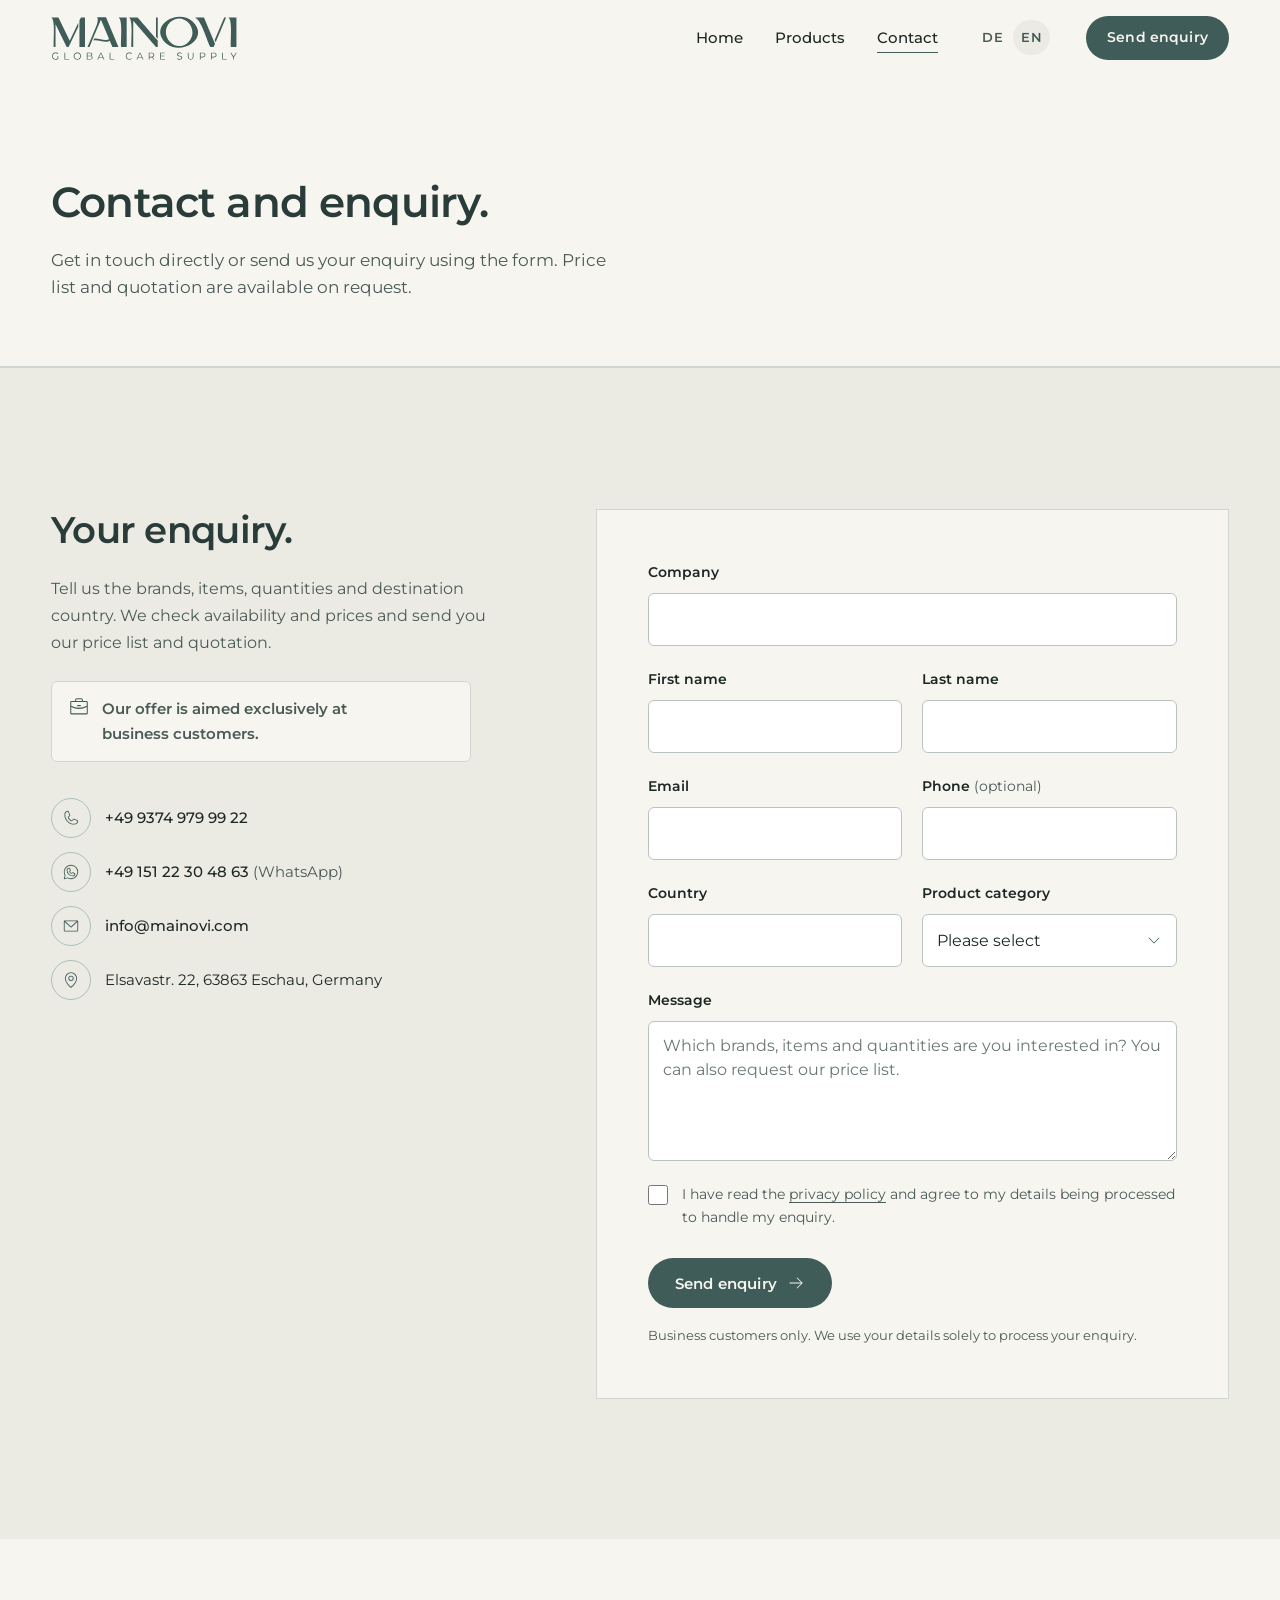
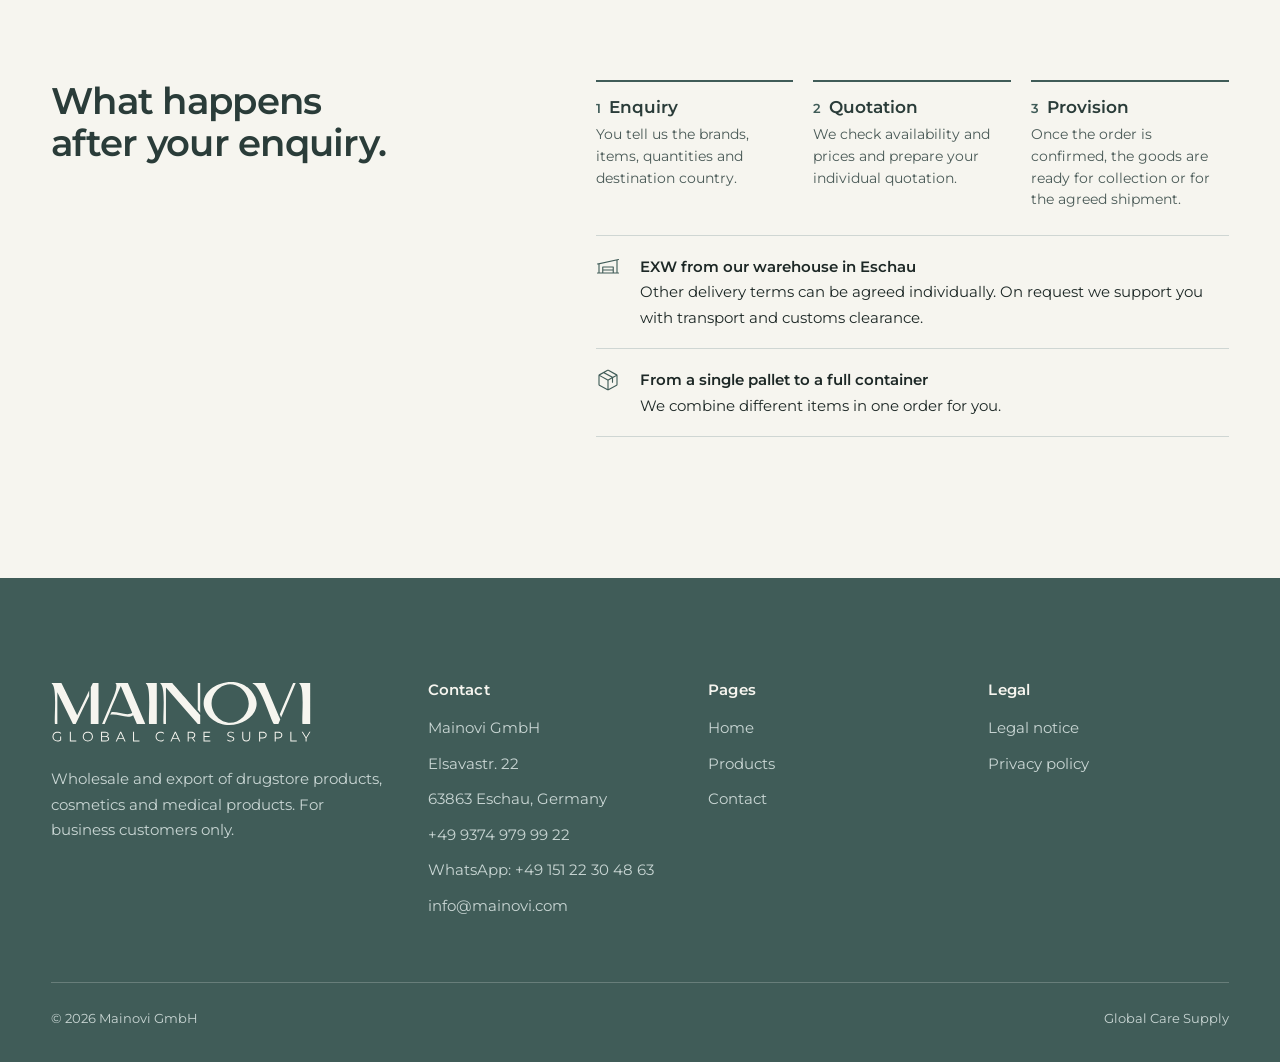
<file: en/contact.html>
<!doctype html>
<html lang="en" class="no-js">
<head>
  <meta charset="utf-8">
  <meta name="viewport" content="width=device-width, initial-scale=1">
  <title>Contact and enquiry | MAINOVI</title>
  <link rel="alternate" hreflang="de" href="contact.html">
  <link rel="alternate" hreflang="en" href="contact.html">
  <meta name="description" content="Contact MAINOVI: price list and quotation on request for business customers. Phone, WhatsApp, email or enquiry form. Elsavastr. 22, 63863 Eschau, Germany.">
  <meta name="robots" content="noindex, nofollow">
  <meta name="theme-color" content="#405C58">
  <link rel="icon" href="../assets/logo/mainovi-mark-granite.svg" type="image/svg+xml">
  <link rel="preload" href="../assets/fonts/montserrat-latin-wght-normal.woff2" as="font" type="font/woff2" crossorigin>
  <link rel="stylesheet" href="../assets/css/style.css?v=11">
  <script>document.documentElement.classList.replace('no-js', 'js');</script>
</head>
<body>

<svg width="0" height="0" style="position:absolute" aria-hidden="true" focusable="false">
  <symbol id="i-arrow" viewBox="0 0 256 256"><path fill="currentColor" d="M220.24,132.24l-72,72a6,6,0,0,1-8.48-8.48L201.51,134H40a6,6,0,0,1,0-12H201.51L139.76,60.24a6,6,0,0,1,8.48-8.48l72,72A6,6,0,0,1,220.24,132.24Z"/></symbol>
  <symbol id="i-menu" viewBox="0 0 256 256"><path fill="currentColor" d="M222,128a6,6,0,0,1-6,6H40a6,6,0,0,1,0-12H216A6,6,0,0,1,222,128ZM40,70H216a6,6,0,0,0,0-12H40a6,6,0,0,0,0,12ZM216,186H40a6,6,0,0,0,0,12H216a6,6,0,0,0,0-12Z"/></symbol>
  <symbol id="i-close" viewBox="0 0 256 256"><path fill="currentColor" d="M204.24,195.76a6,6,0,1,1-8.48,8.48L128,136.49,60.24,204.24a6,6,0,0,1-8.48-8.48L119.51,128,51.76,60.24a6,6,0,0,1,8.48-8.48L128,119.51l67.76-67.75a6,6,0,0,1,8.48,8.48L136.49,128Z"/></symbol>
  <symbol id="i-drop" viewBox="0 0 256 256"><path fill="currentColor" d="M172.53,49.06a252.86,252.86,0,0,0-41.09-38,6,6,0,0,0-6.88,0,252.86,252.86,0,0,0-41.090,38C56.34,80.26,42,113.09,42,144a86,86,0,0,0,172,0C214,113.09,199.66,80.26,172.53,49.06ZM128,218a74.09,74.09,0,0,1-74-74c0-59.62,59-108.93,74-120.51C143,35.07,202,84.38,202,144A74.09,74.09,0,0,1,128,218Zm53.92-65A55.58,55.58,0,0,1,137,197.92a7,7,0,0,1-1,.08,6,6,0,0,1-1-11.92c17.38-2.920,32.13-17.68,35.080-35.08a6,6,0,1,1,11.84,2Z"/></symbol>
  <symbol id="i-spray" viewBox="0 0 256 256"><path fill="currentColor" d="M200,78a6,6,0,0,0,6-6,54.06,54.06,0,0,0-54-54H80A14,14,0,0,0,66,32V80a26,26,0,0,1-26,26,6,6,0,0,0,0,12A38,38,0,0,0,78,80V78h36v26.62a25.87,25.87,0,0,1-9.76,20.3l-16,12.79A37.81,37.81,0,0,0,74,167.38V224a14,14,0,0,0,14,14H192a14,14,0,0,0,14-14V211.47A268.92,268.92,0,0,0,170.57,78ZM78,32a2,2,0,0,1,2-2h72a42.06,42.06,0,0,1,41.57,36H78ZM194,211.47V224a2,2,0,0,1-2,2H88a2,2,0,0,1-2-2V167.38a25.87,25.87,0,0,1,9.760-20.3l16-12.79A37.81,37.81,0,0,0,126,104.62V78h30.64A256.84,256.84,0,0,1,194,211.47Z"/></symbol>
  <symbol id="i-cookie" viewBox="0 0 256 256"><path fill="currentColor" d="M163.07,164.93a10,10,0,1,1-14.14,0A10,10,0,0,1,163.07,164.93Zm-78.14-8a10,10,0,1,0,14.14,0A10,10,0,0,0,84.93,156.93Zm6.14-41.86a10,10,0,1,0-14.14,0A10,10,0,0,0,91.07,115.07Zm33.86,1.86a10,10,0,1,0,14.14,0A10,10,0,0,0,124.93,116.93ZM230,128A102,102,0,1,1,128,26a6,6,0,0,1,6,6,42,42,0,0,0,42,42,6,6,0,0,1,6,6,42,42,0,0,0,42,42A6,6,0,0,1,230,128Zm-12.18,5.65A54.09,54.09,0,0,1,170.3,85.7a54.09,54.09,0,0,1-48-47.53,90,90,0,1,0,95.47,95.48Z"/></symbol>
  <symbol id="i-aid" viewBox="0 0 256 256"><path fill="currentColor" d="M216,90H166V40a14,14,0,0,0-14-14H104A14,14,0,0,0,90,40V90H40a14,14,0,0,0-14,14v48a14,14,0,0,0,14,14H90v50a14,14,0,0,0,14,14h48a14,14,0,0,0,14-14V166h50a14,14,0,0,0,14-14V104A14,14,0,0,0,216,90Zm2,62a2,2,0,0,1-2,2H160a6,6,0,0,0-6,6v56a2,2,0,0,1-2,2H104a2,2,0,0,1-2-2V160a6,6,0,0,0-6-6H40a2,2,0,0,1-2-2V104a2,2,0,0,1,2-2H96a6,6,0,0,0,6-6V40a2,2,0,0,1,2-2h48a2,2,0,0,1,2,2V96a6,6,0,0,0,6,6h56a2,2,0,0,1,2,2Z"/></symbol>
  <symbol id="i-package" viewBox="0 0 256 256"><path fill="currentColor" d="M222.72,67.91l-88-48.18a13.9,13.9,0,0,0-13.44,0l-88,48.18A14,14,0,0,0,26,80.18v95.64a14,14,0,0,0,7.28,12.27l88,48.18a13.92,13.92,0,0,0,13.44,0l88-48.18A14,14,0,0,0,230,175.82V80.18A14,14,0,0,0,222.72,67.91ZM127,30.25a2,2,0,0,1,1.92,0L212.51,76,178.57,94.57,94.05,48.31ZM122,223,39,177.57a2,2,0,0,1-1-1.75V86.66l84,46ZM43.49,76,81.56,55.15l84.51,46.26L128,122.24ZM218,175.82a2,2,0,0,1-1,1.75h0L134,223V132.64l36-19.71V152a6,6,0,0,0,12,0V106.37l36-19.71Z"/></symbol>
  <symbol id="i-truck" viewBox="0 0 256 256"><path fill="currentColor" d="M253.57,117.78l-14-35a13.93,13.93,0,0,0-13-8.8H190V64a6,6,0,0,0-6-6H32A14,14,0,0,0,18,72V184a14,14,0,0,0,14,14H50.6a30,30,0,0,0,58.8,0h53.2a30,30,0,0,0,58.8,0H240a14,14,0,0,0,14-14V120A6,6,0,0,0,253.57,117.78ZM190,86h36.58a2,2,0,0,1,1.86,1.26L239.14,114H190ZM30,72a2,2,0,0,1,2-2H178v68H30ZM80,210a18,18,0,1,1,18-18A18,18,0,0,1,80,210Zm82.6-24H109.4a30,30,0,0,0-58.8,0H32a2,2,0,0,1-2-2V150H178v15.48A30.1,30.1,0,0,0,162.6,186ZM192,210a18,18,0,1,1,18-18A18,18,0,0,1,192,210Zm50-26a2,2,0,0,1-2,2H221.4A30.05,30.05,0,0,0,192,162c-.67,0-1.340,0-2,.07V126h52Z"/></symbol>
  <symbol id="i-boat" viewBox="0 0 256 256"><path fill="currentColor" d="M220.43,112.48,206,107.68V56a14,14,0,0,0-14-14H134V24a6,6,0,0,0-12,0V42H64A14,14,0,0,0,50,56v51.68l-14.43,4.8A14,14,0,0,0,26,125.77V152c0,60,96.44,84.79,100.54,85.82a6,6,0,0,0,2.92,0,235.44,235.44,0,0,0,49.4-19.54C212.32,200.15,230,177.24,230,152V125.77A14,14,0,0,0,220.43,112.48ZM62,56a2,2,0,0,1,2-2H192a2,2,0,0,1,2,2v47.68L129.9,82.31a6,6,0,0,0-3.8,0L62,103.68Zm156,96c0,47.1-78.28,70.54-90,73.79C116.27,222.54,38,199.1,38,152V125.77a2,2,0,0,1,1.37-1.9L122,96.32V168a6,6,0,0,0,12,0V96.32l82.63,27.55a2,2,0,0,1,1.37,1.9Z"/></symbol>
  <symbol id="i-globe" viewBox="0 0 256 256"><path fill="currentColor" d="M128,26A102,102,0,1,0,230,128,102.12,102.12,0,0,0,128,26Zm90,102a89.55,89.55,0,0,1-7.46,35.86l-46.69-28.71a13.94,13.94,0,0,0-5.46-2l-22.82-3.07A14.06,14.06,0,0,0,121.06,138h-9.92a2,2,0,0,1-1.8-1.13l-3.8-7.86a13.94,13.94,0,0,0-9.66-7.59l-10.71-2.3L94.4,103a2,2,0,0,1,1.74-1h16.71a13.9,13.9,0,0,0,6.76-1.75l12.25-6.75a14.73,14.73,0,0,0,2.62-1.88l26.91-24.33a13.930,13.930,0,0,0,2.83-17.21L161,44.25A90.16,90.16,0,0,1,218,128ZM144.6,39.54l9.15,16.39a2,2,0,0,1-.41,2.46L126.43,82.72a1.84,1.84,0,0,1-.37.27l-12.25,6.76a2,2,0,0,1-1,.25H96.14A14,14,0,0,0,84,97L73.18,115.91a2,2,0,0,1-.19-.35L61.5,84.89a2,2,0,0,1,0-1.48L72.68,57.06A89.9,89.9,0,0,1,144.6,39.54ZM38,128A89.52,89.52,0,0,1,49.38,84.23a13.85,13.85,0,0,0,.89,4.87l11.49,30.67a13.94,13.94,0,0,0,10.16,8.78l21.44,4.6a2,2,0,0,1,1.38,1.09l3.8,7.86a14.07,14.07,0,0,0,12.6,7.9h4.56l-8.49,19a14,14,0,0,0,2.51,15.2l.1.11,19.68,20.26a2,2,0,0,1,.46,1.7L127.7,218A90.1,90.1,0,0,1,38,128Zm102.08,89.19,1.67-8.6a14.07,14.07,0,0,0-3.47-12.16l-.1-.11L118.5,176.06a2,2,0,0,1-.33-2.14l13.7-30.73A2,2,0,0,1,134,142l22.82,3.08a2,2,0,0,1,.78.27L205,174.55A90.18,90.18,0,0,1,140.08,217.19Z"/></symbol>
  <symbol id="i-handshake" viewBox="0 0 256 256"><path fill="currentColor" d="M252.51,108.8,227,57.75a14,14,0,0,0-18.78-6.27L182.66,64.26,129.53,50.2a6.1,6.1,0,0,0-3.06,0L73.34,64.26,47.79,51.48A14,14,0,0,0,29,57.75L3.49,108.8a14,14,0,0,0,6.26,18.78L36.9,141.16l55.61,39.72a6,6,0,0,0,2,.94l64,16A6.080,6.080,0,0,0,160,198a6,6,0,0,0,4.24-1.76l55.31-55.31,26.7-13.35a14,14,0,0,0,6.26-18.78Zm-53,35.16-35.8-28.68a6,6,0,0,0-8,.45c-18.65,18.79-39.5,16.42-52.79,7.92a2,2,0,0,1-.94-1.5,1.9,1.9,0,0,1,.51-1.55L146.43,78h33.86l28.41,56.82ZM14.11,115.69a2,2,0,0,1,.11-1.52L39.74,63.11a2,2,0,0,1,1.8-1.1,2,2,0,0,1,.89.21l22.21,11.1L37.32,128l-22.21-11.1A2,2,0,0,1,14.11,115.69Zm144.050,69.67-59.6-14.9L47.66,134.1,76.84,75.75,128,62.21l14.8,3.92a5.92,5.92,0,0,0-3,1.57L94.1,112.05a14,14,0,0,0,2.39,21.72c20.22,12.92,44.75,10.49,63.8-5.89L191,152.5Zm83.73-69.67a2,2,0,0,1-1,1.16L218.68,128,191.36,73.32l22.21-11.1a2,2,0,0,1,1.53-.11,2,2,0,0,1,1.16,1l25.52,51.06A2,2,0,0,1,241.89,115.69Zm-112,101.76a6,6,0,0,1-7.27,4.37L80.89,211.39a5.88,5.88,0,0,1-2-.94L52.52,191.64a6,6,0,1,1,7-9.77L84.91,200l40.61,10.15A6,6,0,0,1,129.88,217.45Z"/></symbol>
  <symbol id="i-stack" viewBox="0 0 256 256"><path fill="currentColor" d="M229.18,173a6,6,0,0,1-2.16,8.2l-96,56a6,6,0,0,1-6,0l-96-56a6,6,0,0,1,6-10.36l93,54.23,93-54.23A6,6,0,0,1,229.18,173ZM221,122.82l-93,54.23L35,122.82a6,6,0,0,0-6,10.36l96,56a6,6,0,0,0,6,0l96-56a6,6,0,0,0-6-10.36ZM26,80a6,6,0,0,1,3-5.18l96-56a6,6,0,0,1,6,0l96,56a6,6,0,0,1,0,10.36l-96,56a6,6,0,0,1-6,0l-96-56A6,6,0,0,1,26,80Zm17.91,0L128,129.05,212.09,80,128,31Z"/></symbol>
  <symbol id="i-mail" viewBox="0 0 256 256"><path fill="currentColor" d="M224,50H32a6,6,0,0,0-6,6V192a14,14,0,0,0,14,14H216a14,14,0,0,0,14-14V56A6,6,0,0,0,224,50ZM208.58,62,128,135.86,47.42,62ZM216,194H40a2,2,0,0,1-2-2V69.64l86,78.78a6,6,0,0,0,8.1,0L218,69.64V192A2,2,0,0,1,216,194Z"/></symbol>
  <symbol id="i-phone" viewBox="0 0 256 256"><path fill="currentColor" d="M221.59,160.3l-47.24-21.17a14,14,0,0,0-13.28,1.22,4.81,4.81,0,0,0-.56.42l-24.69,21a1.88,1.88,0,0,1-1.68.06c-15.87-7.66-32.31-24-40-39.65a1.91,1.91,0,0,1,0-1.68l21.07-25a6.13,6.13,0,0,0,.42-.58,14,14,0,0,0,1.12-13.27L95.73,34.49a14,14,0,0,0-14.56-8.38A54.24,54.24,0,0,0,34,80c0,78.3,63.7,142,142,142a54.25,54.25,0,0,0,53.89-47.17A14,14,0,0,0,221.59,160.3ZM176,210C104.32,210,46,151.68,46,80A42.23,42.23,0,0,1,82.67,38h.23a2,2,0,0,1,1.84,1.31l21.1,47.11a2,2,0,0,1,0,1.67L84.73,113.15a4.73,4.73,0,0,0-.43.57,14,14,0,0,0-.91,13.73c8.87,18.16,27.17,36.32,45.53,45.19a14,14,0,0,0,13.77-1c.19-.13.38-.27.56-.42l24.68-21a1.92,1.92,0,0,1,1.6-.1l47.25,21.17a2,2,0,0,1,1.21,2A42.24,42.24,0,0,1,176,210Z"/></symbol>
  <symbol id="i-pin" viewBox="0 0 256 256"><path fill="currentColor" d="M128,66a38,38,0,1,0,38,38A38,38,0,0,0,128,66Zm0,64a26,26,0,1,1,26-26A26,26,0,0,1,128,130Zm0-112a86.1,86.1,0,0,0-86,86c0,30.91,14.34,63.74,41.47,94.94a252.32,252.32,0,0,0,41.09,38,6,6,0,0,0,6.88,0,252.32,252.32,0,0,0,41.09-38c27.13-31.2,41.47-64,41.47-94.94A86.1,86.1,0,0,0,128,18Zm0,206.51C113,212.93,54,163.62,54,104a74,74,0,0,1,148,0C202,163.62,143,212.93,128,224.51Z"/></symbol>
  <symbol id="i-whatsapp" viewBox="0 0 256 256"><path fill="currentColor" d="M186.68,146.63l-32-16a6,6,0,0,0-6,.38L133,141.46A42.49,42.49,0,0,1,114.54,123L125,107.33a6,6,0,0,0,.38-6l-16-32A6,6,0,0,0,104,66a38,38,0,0,0-38,38,86.1,86.1,0,0,0,86,86,38,38,0,0,0,38-38A6,6,0,0,0,186.68,146.63ZM152,178a74.09,74.09,0,0,1-74-74,26,26,0,0,1,22.42-25.75l12.66,25.32-10.39,15.58a6,6,0,0,0-.54,5.63,54.43,54.43,0,0,0,29.07,29.07,6,6,0,0,0,5.63-.54l15.58-10.39,25.32,12.66A26,26,0,0,1,152,178ZM128,26A102,102,0,0,0,38.35,176.69L26.73,211.56a14,14,0,0,0,17.71,17.71l34.87-11.62A102,102,0,1,0,128,26Zm0,192a90,90,0,0,1-45.06-12.08,6.09,6.09,0,0,0-3-.81,6.2,6.2,0,0,0-1.9.31L40.65,217.880a2,2,0,0,1-2.53-2.53L50.58,178a6,6,0,0,0-.5-4.91A90,90,0,1,1,128,218Z"/></symbol>
  <symbol id="i-briefcase" viewBox="0 0 256 256"><path fill="currentColor" d="M106,112a6,6,0,0,1,6-6h32a6,6,0,0,1,0,12H112A6,6,0,0,1,106,112ZM230,72V200a14,14,0,0,1-14,14H40a14,14,0,0,1-14-14V72A14,14,0,0,1,40,58H82V48a22,22,0,0,1,22-22h48a22,22,0,0,1,22,22V58h42A14,14,0,0,1,230,72ZM94,58h68V48a10,10,0,0,0-10-10H104A10,10,0,0,0,94,48ZM38,72v42.79A186,186,0,0,0,128,138a185.910,185.910,0,0,0,90-23.22V72a2,2,0,0,0-2-2H40A2,2,0,0,0,38,72ZM218,200V128.37A198.12,198.12,0,0,1,128,150a198.05,198.05,0,0,1-90-21.62V200a2,2,0,0,0,2,2H216A2,2,0,0,0,218,200Z"/></symbol>
  <symbol id="i-warehouse" viewBox="0 0 256 256"><path fill="currentColor" d="M240,186H230V56.28l11.26-2.41a6,6,0,1,0-2.52-11.74l-224,48a6,6,0,0,0,2.52,11.74L26,100v86H16a6,6,0,0,0,0,12H240a6,6,0,0,0,0-12ZM38,97.42,218,58.85V186H190V128a6,6,0,0,0-6-6H72a6,6,0,0,0-6,6v58H38ZM178,154H78V134H178ZM78,166H178v20H78Z"/></symbol>
  <symbol id="i-network" viewBox="0 0 256 256"><path fill="currentColor" d="M232,114H134V86h10a14,14,0,0,0,14-14V40a14,14,0,0,0-14-14H112A14,14,0,0,0,98,40V72a14,14,0,0,0,14,14h10v28H24a6,6,0,0,0,0,12H58v36H48a14,14,0,0,0-14,14v32a14,14,0,0,0,14,14H80a14,14,0,0,0,14-14V176a14,14,0,0,0-14-14H70V126H186v36H176a14,14,0,0,0-14,14v32a14,14,0,0,0,14,14h32a14,14,0,0,0,14-14V176a14,14,0,0,0-14-14H198V126h34a6,6,0,0,0,0-12ZM110,72V40a2,2,0,0,1,2-2h32a2,2,0,0,1,2,2V72a2,2,0,0,1-2,2H112A2,2,0,0,1,110,72ZM82,176v32a2,2,0,0,1-2,2H48a2,2,0,0,1-2-2V176a2,2,0,0,1,2-2H80A2,2,0,0,1,82,176Zm128,0v32a2,2,0,0,1-2,2H176a2,2,0,0,1-2-2V176a2,2,0,0,1,2-2h32A2,2,0,0,1,210,176Z"/></symbol>
  <symbol id="i-barcode" viewBox="0 0 256 256"><path fill="currentColor" d="M230,48V88a6,6,0,0,1-12,0V54H184a6,6,0,0,1,0-12h40A6,6,0,0,1,230,48ZM72,202H38V168a6,6,0,0,0-12,0v40a6,6,0,0,0,6,6H72a6,6,0,0,0,0-12Zm152-40a6,6,0,0,0-6,6v34H184a6,6,0,0,0,0,12h40a6,6,0,0,0,6-6V168A6,6,0,0,0,224,162ZM32,94a6,6,0,0,0,6-6V54H72a6,6,0,0,0,0-12H32a6,6,0,0,0-6,6V88A6,6,0,0,0,32,94ZM80,82a6,6,0,0,0-6,6v80a6,6,0,0,0,12,0V88A6,6,0,0,0,80,82Zm102,86V88a6,6,0,0,0-12,0v80a6,6,0,0,0,12,0ZM144,82a6,6,0,0,0-6,6v80a6,6,0,0,0,12,0V88A6,6,0,0,0,144,82Zm-32,0a6,6,0,0,0-6,6v80a6,6,0,0,0,12,0V88A6,6,0,0,0,112,82Z"/></symbol>
  <symbol id="i-check" viewBox="0 0 256 256"><path fill="currentColor" d="M228.24,76.24l-128,128a6,6,0,0,1-8.48,0l-56-56a6,6,0,0,1,8.48-8.48L96,191.51,219.760,67.76a6,6,0,0,1,8.48,8.48Z"/></symbol>
</svg>

<a class="skip-link" href="#inhalt">Skip to content</a>

<header class="site-header" id="top">
  <div class="wrap header-inner">
    <a class="brand" href="index.html" aria-label="MAINOVI home">
      <img class="brand-logo" src="../assets/logo/mainovi-claim-granite.svg" alt="MAINOVI Global Care Supply" width="186" height="44">
    </a>

    <button class="menu-toggle" type="button" aria-expanded="false" aria-controls="hauptnavigation" aria-label="Open menu">
      <svg class="icon-open" aria-hidden="true"><use href="#i-menu"/></svg>
      <svg class="icon-close" aria-hidden="true"><use href="#i-close"/></svg>
    </button>

    <nav class="nav" id="hauptnavigation" aria-label="Main navigation">
      <ul class="nav-list">
        <li><a href="index.html">Home</a></li>
        <li><a href="products.html">Products</a></li>
        <li><a href="contact.html" aria-current="page">Contact</a></li>
      </ul>
      <div class="lang" aria-label="Language">
        <a href="../kontakt.html" lang="de" hreflang="de">DE</a>
        <span aria-current="true" lang="en">EN</span>
      </div>
      <a class="btn btn--primary header-cta" href="#anfrage">Send enquiry</a>
    </nav>
  </div>
</header>

<main id="inhalt">

  <section class="page-hero" aria-labelledby="page-title">
    <div class="wrap page-hero-plain">
      <h1 id="page-title">Contact and enquiry.</h1>
      <p class="lead">Get in touch directly or send us your enquiry using the form. Price list and quotation are available on request.</p>
    </div>
  </section>

  <section class="inquiry" id="anfrage" aria-labelledby="inquiry-title">
    <div class="wrap inquiry-grid">
      <div class="inquiry-intro">
        <h2 id="inquiry-title">Your enquiry.</h2>
        <p>Tell us the brands, items, quantities and destination country. We check availability and prices and send you our price list and quotation.</p>
        <p class="b2b-note"><svg aria-hidden="true"><use href="#i-briefcase"/></svg><span>Our offer is aimed exclusively at business customers.</span></p>
        <ul class="contact-lines">
          <li><span class="ci" aria-hidden="true"><svg><use href="#i-phone"/></svg></span><a href="tel:+4993749799922">+49 9374 979 99 22</a></li>
          <li><span class="ci" aria-hidden="true"><svg><use href="#i-whatsapp"/></svg></span><a href="https://wa.me/4915122304863">+49 151 22 30 48 63 <span class="opt">(WhatsApp)</span></a></li>
          <li><span class="ci" aria-hidden="true"><svg><use href="#i-mail"/></svg></span><a href="mailto:info@mainovi.com">info@mainovi.com</a></li>
          <li><span class="ci" aria-hidden="true"><svg><use href="#i-pin"/></svg></span><span>Elsavastr. 22, 63863 Eschau, Germany</span></li>
        </ul>
      </div>

      <form class="form" id="anfrage-form" novalidate aria-describedby="form-note">
        <div class="field field--full">
          <label for="f-firma">Company</label>
          <input id="f-firma" name="unternehmen" type="text" autocomplete="organization" required>
          <p class="field-error" id="e-firma"></p>
        </div>
        <div class="field">
          <label for="f-vorname">First name</label>
          <input id="f-vorname" name="vorname" type="text" autocomplete="given-name" required>
          <p class="field-error" id="e-vorname"></p>
        </div>
        <div class="field">
          <label for="f-nachname">Last name</label>
          <input id="f-nachname" name="nachname" type="text" autocomplete="family-name" required>
          <p class="field-error" id="e-nachname"></p>
        </div>
        <div class="field">
          <label for="f-mail">Email</label>
          <input id="f-mail" name="email" type="email" autocomplete="email" required>
          <p class="field-error" id="e-mail"></p>
        </div>
        <div class="field">
          <label for="f-tel">Phone <span class="opt">(optional)</span></label>
          <input id="f-tel" name="telefon" type="tel" autocomplete="tel">
          <p class="field-error" id="e-tel"></p>
        </div>
        <div class="field">
          <label for="f-land">Country</label>
          <input id="f-land" name="land" type="text" autocomplete="country-name" required>
          <p class="field-error" id="e-land"></p>
        </div>
        <div class="field">
          <label for="f-kat">Product category</label>
          <select id="f-kat" name="kategorie" required>
            <option value="">Please select</option>
            <option>Drugstore products</option>
            <option>Cosmetics &amp; skin care</option>
            <option>Medical products</option>
            <option>Food &amp; confectionery</option>
            <option>Several categories / general enquiry</option>
          </select>
          <p class="field-error" id="e-kat"></p>
        </div>
        <div class="field field--full">
          <label for="f-msg">Message</label>
          <textarea id="f-msg" name="nachricht" placeholder="Which brands, items and quantities are you interested in? You can also request our price list." required></textarea>
          <p class="field-error" id="e-msg"></p>
        </div>
        <label class="consent" for="f-consent">
          <input id="f-consent" name="datenschutz" type="checkbox" required aria-describedby="e-consent">
          <span>I have read the <a href="privacy.html">privacy policy</a> and agree to my details being processed to handle my enquiry.</span>
        </label>
        <p class="field-error consent-error" id="e-consent"></p>
        <div class="form-actions">
          <button class="btn btn--primary" type="submit">Send enquiry <svg aria-hidden="true"><use href="#i-arrow"/></svg></button>
          <p class="form-note" id="form-note">Business customers only. We use your details solely to process your enquiry.</p>
        </div>
        <div class="form-success" role="status" tabindex="-1">
          <span class="ok" aria-hidden="true"><svg><use href="#i-check"/></svg></span>
          <h3>Thank you for your enquiry.</h3>
          <p>We have received your message and will get back to you with our price list and quotation.</p>
        </div>
      </form>
    </div>
  </section>

  <section class="next-steps" aria-labelledby="next-title">
    <div class="wrap next-grid">
      <h2 id="next-title" class="reveal">What happens after your enquiry.</h2>
      <ol class="process reveal">
        <li><b>Enquiry</b><span>You tell us the brands, items, quantities and destination country.</span></li>
        <li><b>Quotation</b><span>We check availability and prices and prepare your individual quotation.</span></li>
        <li><b>Provision</b><span>Once the order is confirmed, the goods are ready for collection or for the agreed shipment.</span></li>
      </ol>
      <ul class="facts reveal">
        <li>
          <svg aria-hidden="true"><use href="#i-warehouse"/></svg>
          <span><b>EXW from our warehouse in Eschau</b>Other delivery terms can be agreed individually. On request we support you with transport and customs clearance.</span>
        </li>
        <li>
          <svg aria-hidden="true"><use href="#i-package"/></svg>
          <span><b>From a single pallet to a full container</b>We combine different items in one order for you.</span>
        </li>
      </ul>
    </div>
  </section>

</main>

<footer class="site-footer">
  <div class="wrap">
    <div class="footer-grid">
      <div class="footer-brand">
        <img src="../assets/logo/mainovi-claim-porcelain.svg" alt="MAINOVI Global Care Supply" width="260" height="62" loading="lazy">
        <p>Wholesale and export of drugstore products, cosmetics and medical products. For business customers only.</p>
      </div>
      <div class="footer-col">
        <h3>Contact</h3>
        <ul>
          <li>Mainovi GmbH</li>
          <li>Elsavastr. 22</li>
          <li>63863 Eschau, Germany</li>
          <li><a href="tel:+4993749799922">+49 9374 979 99 22</a></li>
          <li><a href="https://wa.me/4915122304863">WhatsApp: +49 151 22 30 48 63</a></li>
          <li><a href="mailto:info@mainovi.com">info@mainovi.com</a></li>
        </ul>
      </div>
      <div class="footer-col">
        <h3>Pages</h3>
        <ul>
          <li><a href="index.html">Home</a></li>
          <li><a href="products.html">Products</a></li>
          <li><a href="contact.html">Contact</a></li>
        </ul>
      </div>
      <div class="footer-col">
        <h3>Legal</h3>
        <ul>
          <li><a href="legal-notice.html">Legal notice</a></li>
          <li><a href="privacy.html">Privacy policy</a></li>
        </ul>
      </div>
    </div>
    <div class="footer-bottom">
      <span>© 2026 Mainovi GmbH</span>
      <span>Global Care Supply</span>
    </div>
  </div>
</footer>

<script src="../assets/js/main.js?v=6" defer></script>
</body>
</html>
</file>
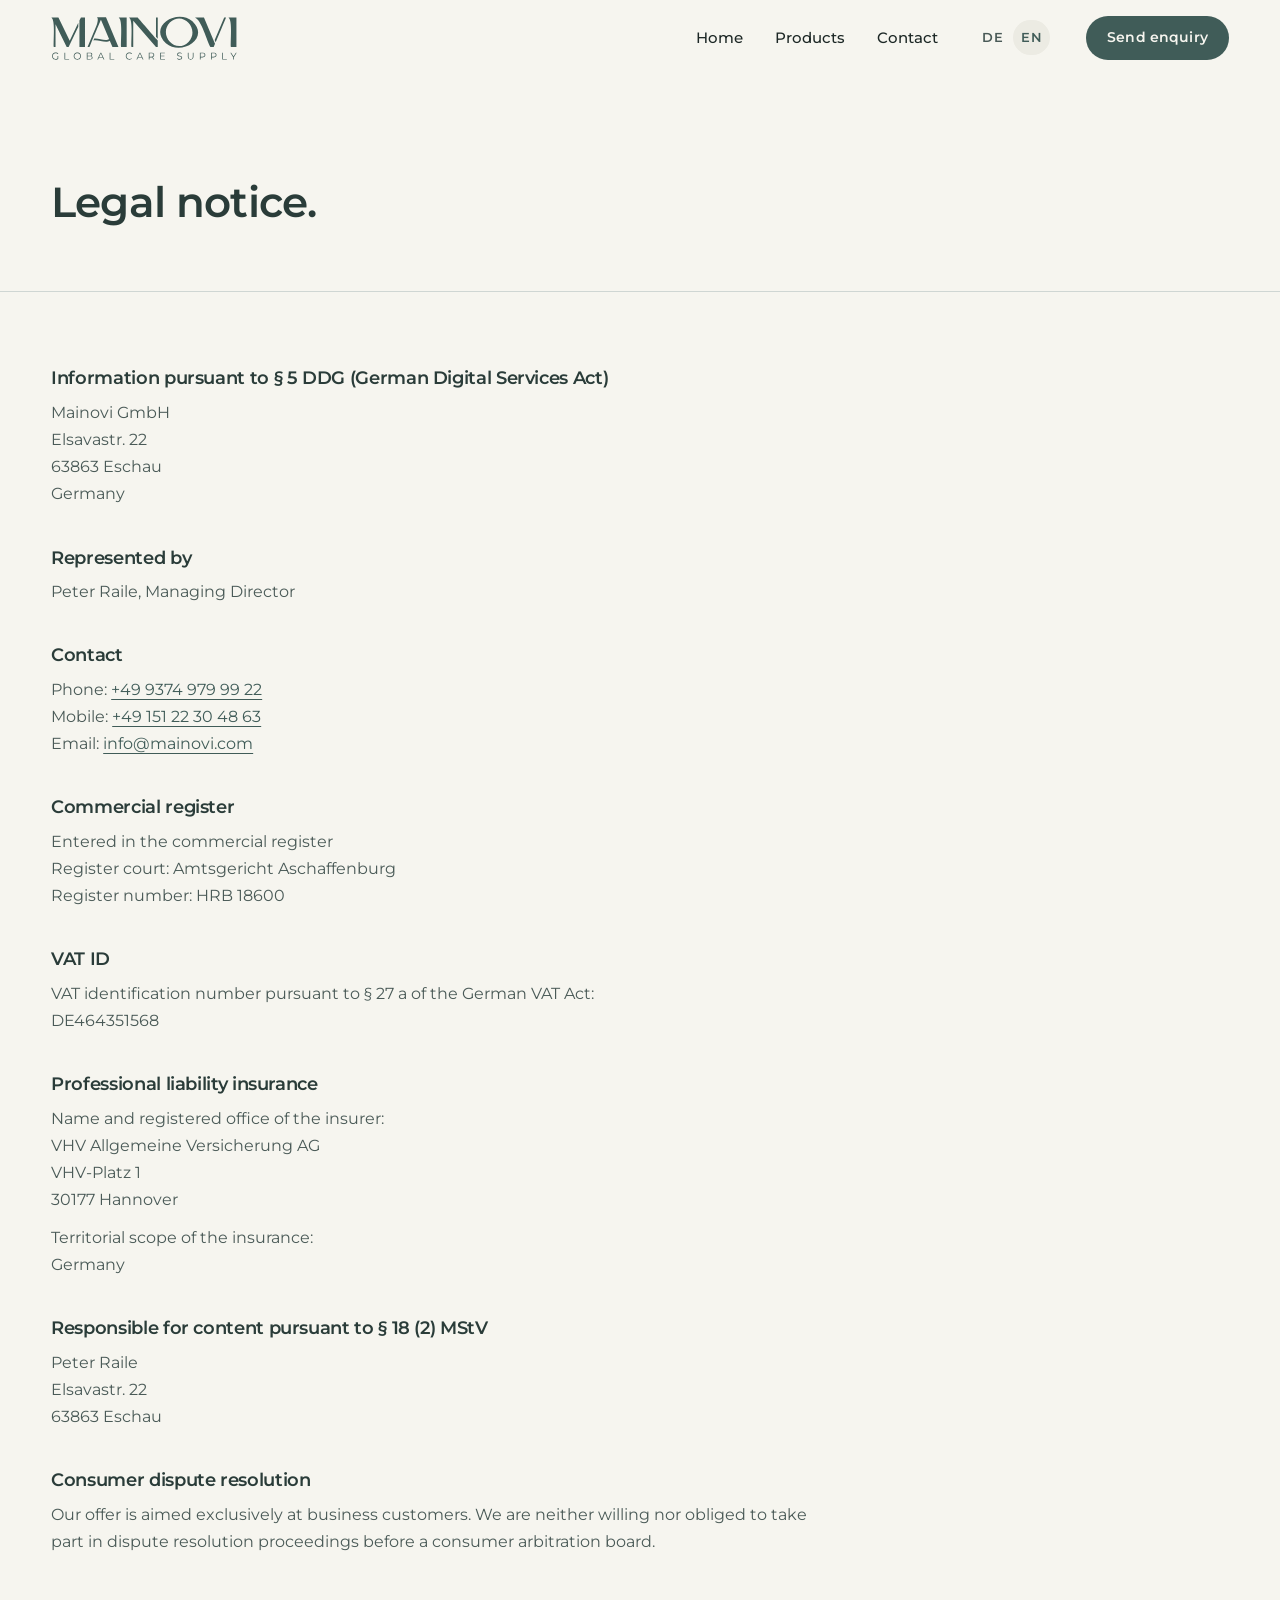
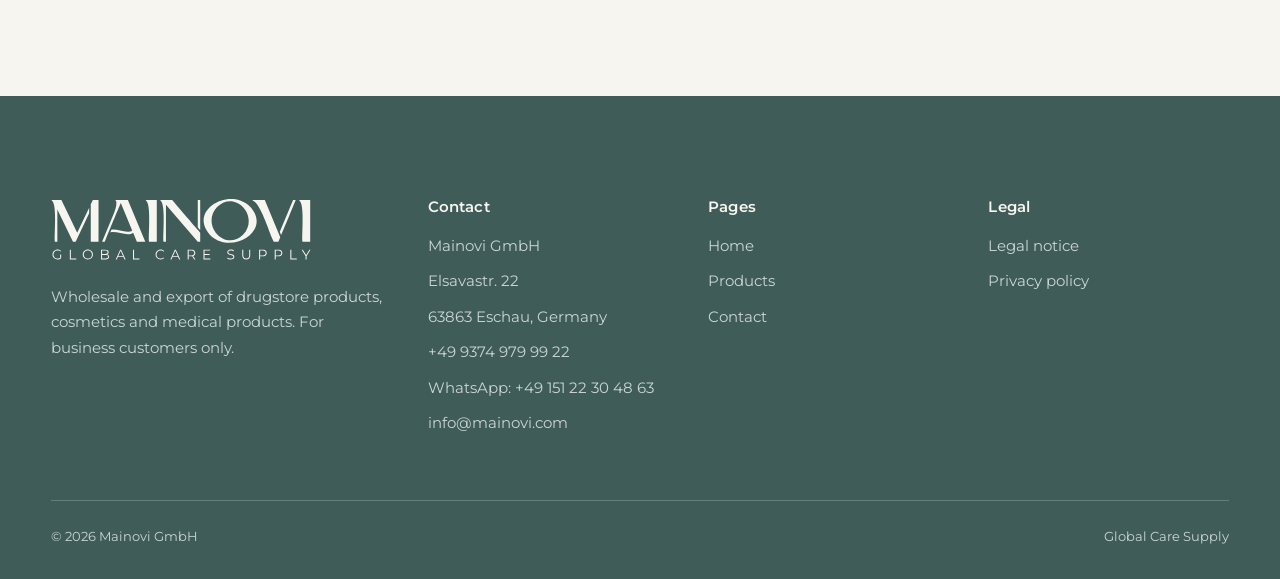
<file: en/legal-notice.html>
<!doctype html>
<html lang="en" class="no-js">
<head>
  <meta charset="utf-8">
  <meta name="viewport" content="width=device-width, initial-scale=1">
  <title>Legal notice | MAINOVI</title>
  <link rel="alternate" hreflang="de" href="legal-notice.html">
  <link rel="alternate" hreflang="en" href="legal-notice.html">
  <meta name="description" content="Legal notice of Mainovi GmbH, Elsavastr. 22, 63863 Eschau, Germany.">
  <meta name="robots" content="noindex, nofollow">
  <meta name="theme-color" content="#405C58">
  <link rel="icon" href="../assets/logo/mainovi-mark-granite.svg" type="image/svg+xml">
  <link rel="preload" href="../assets/fonts/montserrat-latin-wght-normal.woff2" as="font" type="font/woff2" crossorigin>
  <link rel="stylesheet" href="../assets/css/style.css?v=11">
  <script>document.documentElement.classList.replace('no-js', 'js');</script>
</head>
<body>

<svg width="0" height="0" style="position:absolute" aria-hidden="true" focusable="false">
  <symbol id="i-arrow" viewBox="0 0 256 256"><path fill="currentColor" d="M220.24,132.24l-72,72a6,6,0,0,1-8.48-8.48L201.51,134H40a6,6,0,0,1,0-12H201.51L139.76,60.24a6,6,0,0,1,8.48-8.48l72,72A6,6,0,0,1,220.24,132.24Z"/></symbol>
  <symbol id="i-menu" viewBox="0 0 256 256"><path fill="currentColor" d="M222,128a6,6,0,0,1-6,6H40a6,6,0,0,1,0-12H216A6,6,0,0,1,222,128ZM40,70H216a6,6,0,0,0,0-12H40a6,6,0,0,0,0,12ZM216,186H40a6,6,0,0,0,0,12H216a6,6,0,0,0,0-12Z"/></symbol>
  <symbol id="i-close" viewBox="0 0 256 256"><path fill="currentColor" d="M204.24,195.76a6,6,0,1,1-8.48,8.48L128,136.49,60.24,204.24a6,6,0,0,1-8.48-8.48L119.51,128,51.76,60.24a6,6,0,0,1,8.48-8.48L128,119.51l67.76-67.75a6,6,0,0,1,8.48,8.48L136.49,128Z"/></symbol>
  <symbol id="i-drop" viewBox="0 0 256 256"><path fill="currentColor" d="M172.53,49.06a252.86,252.86,0,0,0-41.09-38,6,6,0,0,0-6.88,0,252.86,252.86,0,0,0-41.090,38C56.34,80.26,42,113.09,42,144a86,86,0,0,0,172,0C214,113.09,199.66,80.26,172.53,49.06ZM128,218a74.09,74.09,0,0,1-74-74c0-59.62,59-108.93,74-120.51C143,35.07,202,84.38,202,144A74.09,74.09,0,0,1,128,218Zm53.92-65A55.58,55.58,0,0,1,137,197.92a7,7,0,0,1-1,.08,6,6,0,0,1-1-11.92c17.38-2.920,32.13-17.68,35.080-35.08a6,6,0,1,1,11.84,2Z"/></symbol>
  <symbol id="i-spray" viewBox="0 0 256 256"><path fill="currentColor" d="M200,78a6,6,0,0,0,6-6,54.06,54.06,0,0,0-54-54H80A14,14,0,0,0,66,32V80a26,26,0,0,1-26,26,6,6,0,0,0,0,12A38,38,0,0,0,78,80V78h36v26.62a25.87,25.87,0,0,1-9.76,20.3l-16,12.79A37.81,37.81,0,0,0,74,167.38V224a14,14,0,0,0,14,14H192a14,14,0,0,0,14-14V211.47A268.92,268.92,0,0,0,170.57,78ZM78,32a2,2,0,0,1,2-2h72a42.06,42.06,0,0,1,41.57,36H78ZM194,211.47V224a2,2,0,0,1-2,2H88a2,2,0,0,1-2-2V167.38a25.87,25.87,0,0,1,9.760-20.3l16-12.79A37.81,37.81,0,0,0,126,104.62V78h30.64A256.84,256.84,0,0,1,194,211.47Z"/></symbol>
  <symbol id="i-cookie" viewBox="0 0 256 256"><path fill="currentColor" d="M163.07,164.93a10,10,0,1,1-14.14,0A10,10,0,0,1,163.07,164.93Zm-78.14-8a10,10,0,1,0,14.14,0A10,10,0,0,0,84.93,156.93Zm6.14-41.86a10,10,0,1,0-14.14,0A10,10,0,0,0,91.07,115.07Zm33.86,1.86a10,10,0,1,0,14.14,0A10,10,0,0,0,124.93,116.93ZM230,128A102,102,0,1,1,128,26a6,6,0,0,1,6,6,42,42,0,0,0,42,42,6,6,0,0,1,6,6,42,42,0,0,0,42,42A6,6,0,0,1,230,128Zm-12.18,5.65A54.09,54.09,0,0,1,170.3,85.7a54.09,54.09,0,0,1-48-47.53,90,90,0,1,0,95.47,95.48Z"/></symbol>
  <symbol id="i-aid" viewBox="0 0 256 256"><path fill="currentColor" d="M216,90H166V40a14,14,0,0,0-14-14H104A14,14,0,0,0,90,40V90H40a14,14,0,0,0-14,14v48a14,14,0,0,0,14,14H90v50a14,14,0,0,0,14,14h48a14,14,0,0,0,14-14V166h50a14,14,0,0,0,14-14V104A14,14,0,0,0,216,90Zm2,62a2,2,0,0,1-2,2H160a6,6,0,0,0-6,6v56a2,2,0,0,1-2,2H104a2,2,0,0,1-2-2V160a6,6,0,0,0-6-6H40a2,2,0,0,1-2-2V104a2,2,0,0,1,2-2H96a6,6,0,0,0,6-6V40a2,2,0,0,1,2-2h48a2,2,0,0,1,2,2V96a6,6,0,0,0,6,6h56a2,2,0,0,1,2,2Z"/></symbol>
  <symbol id="i-package" viewBox="0 0 256 256"><path fill="currentColor" d="M222.72,67.91l-88-48.18a13.9,13.9,0,0,0-13.44,0l-88,48.18A14,14,0,0,0,26,80.18v95.64a14,14,0,0,0,7.28,12.27l88,48.18a13.92,13.92,0,0,0,13.44,0l88-48.18A14,14,0,0,0,230,175.82V80.18A14,14,0,0,0,222.72,67.91ZM127,30.25a2,2,0,0,1,1.92,0L212.51,76,178.57,94.57,94.05,48.31ZM122,223,39,177.57a2,2,0,0,1-1-1.75V86.66l84,46ZM43.49,76,81.56,55.15l84.51,46.26L128,122.24ZM218,175.82a2,2,0,0,1-1,1.75h0L134,223V132.64l36-19.71V152a6,6,0,0,0,12,0V106.37l36-19.71Z"/></symbol>
  <symbol id="i-truck" viewBox="0 0 256 256"><path fill="currentColor" d="M253.57,117.78l-14-35a13.93,13.93,0,0,0-13-8.8H190V64a6,6,0,0,0-6-6H32A14,14,0,0,0,18,72V184a14,14,0,0,0,14,14H50.6a30,30,0,0,0,58.8,0h53.2a30,30,0,0,0,58.8,0H240a14,14,0,0,0,14-14V120A6,6,0,0,0,253.57,117.78ZM190,86h36.58a2,2,0,0,1,1.86,1.26L239.14,114H190ZM30,72a2,2,0,0,1,2-2H178v68H30ZM80,210a18,18,0,1,1,18-18A18,18,0,0,1,80,210Zm82.6-24H109.4a30,30,0,0,0-58.8,0H32a2,2,0,0,1-2-2V150H178v15.48A30.1,30.1,0,0,0,162.6,186ZM192,210a18,18,0,1,1,18-18A18,18,0,0,1,192,210Zm50-26a2,2,0,0,1-2,2H221.4A30.05,30.05,0,0,0,192,162c-.67,0-1.340,0-2,.07V126h52Z"/></symbol>
  <symbol id="i-boat" viewBox="0 0 256 256"><path fill="currentColor" d="M220.43,112.48,206,107.68V56a14,14,0,0,0-14-14H134V24a6,6,0,0,0-12,0V42H64A14,14,0,0,0,50,56v51.68l-14.43,4.8A14,14,0,0,0,26,125.77V152c0,60,96.44,84.79,100.54,85.82a6,6,0,0,0,2.92,0,235.44,235.44,0,0,0,49.4-19.54C212.32,200.15,230,177.24,230,152V125.77A14,14,0,0,0,220.43,112.48ZM62,56a2,2,0,0,1,2-2H192a2,2,0,0,1,2,2v47.68L129.9,82.31a6,6,0,0,0-3.8,0L62,103.68Zm156,96c0,47.1-78.28,70.54-90,73.79C116.27,222.54,38,199.1,38,152V125.77a2,2,0,0,1,1.37-1.9L122,96.32V168a6,6,0,0,0,12,0V96.32l82.63,27.55a2,2,0,0,1,1.37,1.9Z"/></symbol>
  <symbol id="i-globe" viewBox="0 0 256 256"><path fill="currentColor" d="M128,26A102,102,0,1,0,230,128,102.12,102.12,0,0,0,128,26Zm90,102a89.55,89.55,0,0,1-7.46,35.86l-46.69-28.71a13.94,13.94,0,0,0-5.46-2l-22.82-3.07A14.06,14.06,0,0,0,121.06,138h-9.92a2,2,0,0,1-1.8-1.13l-3.8-7.86a13.94,13.94,0,0,0-9.66-7.59l-10.71-2.3L94.4,103a2,2,0,0,1,1.74-1h16.71a13.9,13.9,0,0,0,6.76-1.75l12.25-6.75a14.73,14.73,0,0,0,2.62-1.88l26.91-24.33a13.930,13.930,0,0,0,2.83-17.21L161,44.25A90.16,90.16,0,0,1,218,128ZM144.6,39.54l9.15,16.39a2,2,0,0,1-.41,2.46L126.43,82.72a1.84,1.84,0,0,1-.37.27l-12.25,6.76a2,2,0,0,1-1,.25H96.14A14,14,0,0,0,84,97L73.18,115.91a2,2,0,0,1-.19-.35L61.5,84.89a2,2,0,0,1,0-1.48L72.68,57.06A89.9,89.9,0,0,1,144.6,39.54ZM38,128A89.52,89.52,0,0,1,49.38,84.23a13.85,13.85,0,0,0,.89,4.87l11.49,30.67a13.94,13.94,0,0,0,10.16,8.78l21.44,4.6a2,2,0,0,1,1.38,1.09l3.8,7.86a14.07,14.07,0,0,0,12.6,7.9h4.56l-8.49,19a14,14,0,0,0,2.51,15.2l.1.11,19.68,20.26a2,2,0,0,1,.46,1.7L127.7,218A90.1,90.1,0,0,1,38,128Zm102.08,89.19,1.67-8.6a14.07,14.07,0,0,0-3.47-12.16l-.1-.11L118.5,176.06a2,2,0,0,1-.33-2.14l13.7-30.73A2,2,0,0,1,134,142l22.82,3.08a2,2,0,0,1,.78.27L205,174.55A90.18,90.18,0,0,1,140.08,217.19Z"/></symbol>
  <symbol id="i-handshake" viewBox="0 0 256 256"><path fill="currentColor" d="M252.51,108.8,227,57.75a14,14,0,0,0-18.78-6.27L182.66,64.26,129.53,50.2a6.1,6.1,0,0,0-3.06,0L73.34,64.26,47.79,51.48A14,14,0,0,0,29,57.75L3.49,108.8a14,14,0,0,0,6.26,18.78L36.9,141.16l55.61,39.72a6,6,0,0,0,2,.94l64,16A6.080,6.080,0,0,0,160,198a6,6,0,0,0,4.24-1.76l55.31-55.31,26.7-13.35a14,14,0,0,0,6.26-18.78Zm-53,35.16-35.8-28.68a6,6,0,0,0-8,.45c-18.65,18.79-39.5,16.42-52.79,7.92a2,2,0,0,1-.94-1.5,1.9,1.9,0,0,1,.51-1.55L146.43,78h33.86l28.41,56.82ZM14.11,115.69a2,2,0,0,1,.11-1.52L39.74,63.11a2,2,0,0,1,1.8-1.1,2,2,0,0,1,.89.21l22.21,11.1L37.32,128l-22.21-11.1A2,2,0,0,1,14.11,115.69Zm144.050,69.67-59.6-14.9L47.66,134.1,76.84,75.75,128,62.21l14.8,3.92a5.92,5.92,0,0,0-3,1.57L94.1,112.05a14,14,0,0,0,2.39,21.72c20.22,12.92,44.75,10.49,63.8-5.89L191,152.5Zm83.73-69.67a2,2,0,0,1-1,1.16L218.68,128,191.36,73.32l22.21-11.1a2,2,0,0,1,1.53-.11,2,2,0,0,1,1.16,1l25.52,51.06A2,2,0,0,1,241.89,115.69Zm-112,101.76a6,6,0,0,1-7.27,4.37L80.89,211.39a5.88,5.88,0,0,1-2-.94L52.52,191.64a6,6,0,1,1,7-9.77L84.91,200l40.61,10.15A6,6,0,0,1,129.88,217.45Z"/></symbol>
  <symbol id="i-stack" viewBox="0 0 256 256"><path fill="currentColor" d="M229.18,173a6,6,0,0,1-2.16,8.2l-96,56a6,6,0,0,1-6,0l-96-56a6,6,0,0,1,6-10.36l93,54.23,93-54.23A6,6,0,0,1,229.18,173ZM221,122.82l-93,54.23L35,122.82a6,6,0,0,0-6,10.36l96,56a6,6,0,0,0,6,0l96-56a6,6,0,0,0-6-10.36ZM26,80a6,6,0,0,1,3-5.18l96-56a6,6,0,0,1,6,0l96,56a6,6,0,0,1,0,10.36l-96,56a6,6,0,0,1-6,0l-96-56A6,6,0,0,1,26,80Zm17.91,0L128,129.05,212.09,80,128,31Z"/></symbol>
  <symbol id="i-mail" viewBox="0 0 256 256"><path fill="currentColor" d="M224,50H32a6,6,0,0,0-6,6V192a14,14,0,0,0,14,14H216a14,14,0,0,0,14-14V56A6,6,0,0,0,224,50ZM208.58,62,128,135.86,47.42,62ZM216,194H40a2,2,0,0,1-2-2V69.64l86,78.78a6,6,0,0,0,8.1,0L218,69.64V192A2,2,0,0,1,216,194Z"/></symbol>
  <symbol id="i-phone" viewBox="0 0 256 256"><path fill="currentColor" d="M221.59,160.3l-47.24-21.17a14,14,0,0,0-13.28,1.22,4.81,4.81,0,0,0-.56.42l-24.69,21a1.88,1.88,0,0,1-1.68.06c-15.87-7.66-32.31-24-40-39.65a1.91,1.91,0,0,1,0-1.68l21.07-25a6.13,6.13,0,0,0,.42-.58,14,14,0,0,0,1.12-13.27L95.73,34.49a14,14,0,0,0-14.56-8.38A54.24,54.24,0,0,0,34,80c0,78.3,63.7,142,142,142a54.25,54.25,0,0,0,53.89-47.17A14,14,0,0,0,221.59,160.3ZM176,210C104.32,210,46,151.68,46,80A42.23,42.23,0,0,1,82.67,38h.23a2,2,0,0,1,1.84,1.31l21.1,47.11a2,2,0,0,1,0,1.67L84.73,113.15a4.73,4.73,0,0,0-.43.57,14,14,0,0,0-.91,13.73c8.87,18.16,27.17,36.32,45.53,45.19a14,14,0,0,0,13.77-1c.19-.13.38-.27.56-.42l24.68-21a1.92,1.92,0,0,1,1.6-.1l47.25,21.17a2,2,0,0,1,1.21,2A42.24,42.24,0,0,1,176,210Z"/></symbol>
  <symbol id="i-pin" viewBox="0 0 256 256"><path fill="currentColor" d="M128,66a38,38,0,1,0,38,38A38,38,0,0,0,128,66Zm0,64a26,26,0,1,1,26-26A26,26,0,0,1,128,130Zm0-112a86.1,86.1,0,0,0-86,86c0,30.91,14.34,63.74,41.47,94.94a252.32,252.32,0,0,0,41.09,38,6,6,0,0,0,6.88,0,252.32,252.32,0,0,0,41.09-38c27.13-31.2,41.47-64,41.47-94.94A86.1,86.1,0,0,0,128,18Zm0,206.51C113,212.93,54,163.62,54,104a74,74,0,0,1,148,0C202,163.62,143,212.93,128,224.51Z"/></symbol>
  <symbol id="i-whatsapp" viewBox="0 0 256 256"><path fill="currentColor" d="M186.68,146.63l-32-16a6,6,0,0,0-6,.38L133,141.46A42.49,42.49,0,0,1,114.54,123L125,107.33a6,6,0,0,0,.38-6l-16-32A6,6,0,0,0,104,66a38,38,0,0,0-38,38,86.1,86.1,0,0,0,86,86,38,38,0,0,0,38-38A6,6,0,0,0,186.68,146.63ZM152,178a74.09,74.09,0,0,1-74-74,26,26,0,0,1,22.42-25.75l12.66,25.32-10.39,15.58a6,6,0,0,0-.54,5.63,54.43,54.43,0,0,0,29.07,29.07,6,6,0,0,0,5.63-.54l15.58-10.39,25.32,12.66A26,26,0,0,1,152,178ZM128,26A102,102,0,0,0,38.35,176.69L26.73,211.56a14,14,0,0,0,17.71,17.71l34.87-11.62A102,102,0,1,0,128,26Zm0,192a90,90,0,0,1-45.06-12.08,6.09,6.09,0,0,0-3-.81,6.2,6.2,0,0,0-1.9.31L40.65,217.880a2,2,0,0,1-2.53-2.53L50.58,178a6,6,0,0,0-.5-4.91A90,90,0,1,1,128,218Z"/></symbol>
  <symbol id="i-briefcase" viewBox="0 0 256 256"><path fill="currentColor" d="M106,112a6,6,0,0,1,6-6h32a6,6,0,0,1,0,12H112A6,6,0,0,1,106,112ZM230,72V200a14,14,0,0,1-14,14H40a14,14,0,0,1-14-14V72A14,14,0,0,1,40,58H82V48a22,22,0,0,1,22-22h48a22,22,0,0,1,22,22V58h42A14,14,0,0,1,230,72ZM94,58h68V48a10,10,0,0,0-10-10H104A10,10,0,0,0,94,48ZM38,72v42.79A186,186,0,0,0,128,138a185.910,185.910,0,0,0,90-23.22V72a2,2,0,0,0-2-2H40A2,2,0,0,0,38,72ZM218,200V128.37A198.12,198.12,0,0,1,128,150a198.05,198.05,0,0,1-90-21.62V200a2,2,0,0,0,2,2H216A2,2,0,0,0,218,200Z"/></symbol>
  <symbol id="i-warehouse" viewBox="0 0 256 256"><path fill="currentColor" d="M240,186H230V56.28l11.26-2.41a6,6,0,1,0-2.52-11.74l-224,48a6,6,0,0,0,2.52,11.74L26,100v86H16a6,6,0,0,0,0,12H240a6,6,0,0,0,0-12ZM38,97.42,218,58.85V186H190V128a6,6,0,0,0-6-6H72a6,6,0,0,0-6,6v58H38ZM178,154H78V134H178ZM78,166H178v20H78Z"/></symbol>
  <symbol id="i-network" viewBox="0 0 256 256"><path fill="currentColor" d="M232,114H134V86h10a14,14,0,0,0,14-14V40a14,14,0,0,0-14-14H112A14,14,0,0,0,98,40V72a14,14,0,0,0,14,14h10v28H24a6,6,0,0,0,0,12H58v36H48a14,14,0,0,0-14,14v32a14,14,0,0,0,14,14H80a14,14,0,0,0,14-14V176a14,14,0,0,0-14-14H70V126H186v36H176a14,14,0,0,0-14,14v32a14,14,0,0,0,14,14h32a14,14,0,0,0,14-14V176a14,14,0,0,0-14-14H198V126h34a6,6,0,0,0,0-12ZM110,72V40a2,2,0,0,1,2-2h32a2,2,0,0,1,2,2V72a2,2,0,0,1-2,2H112A2,2,0,0,1,110,72ZM82,176v32a2,2,0,0,1-2,2H48a2,2,0,0,1-2-2V176a2,2,0,0,1,2-2H80A2,2,0,0,1,82,176Zm128,0v32a2,2,0,0,1-2,2H176a2,2,0,0,1-2-2V176a2,2,0,0,1,2-2h32A2,2,0,0,1,210,176Z"/></symbol>
  <symbol id="i-barcode" viewBox="0 0 256 256"><path fill="currentColor" d="M230,48V88a6,6,0,0,1-12,0V54H184a6,6,0,0,1,0-12h40A6,6,0,0,1,230,48ZM72,202H38V168a6,6,0,0,0-12,0v40a6,6,0,0,0,6,6H72a6,6,0,0,0,0-12Zm152-40a6,6,0,0,0-6,6v34H184a6,6,0,0,0,0,12h40a6,6,0,0,0,6-6V168A6,6,0,0,0,224,162ZM32,94a6,6,0,0,0,6-6V54H72a6,6,0,0,0,0-12H32a6,6,0,0,0-6,6V88A6,6,0,0,0,32,94ZM80,82a6,6,0,0,0-6,6v80a6,6,0,0,0,12,0V88A6,6,0,0,0,80,82Zm102,86V88a6,6,0,0,0-12,0v80a6,6,0,0,0,12,0ZM144,82a6,6,0,0,0-6,6v80a6,6,0,0,0,12,0V88A6,6,0,0,0,144,82Zm-32,0a6,6,0,0,0-6,6v80a6,6,0,0,0,12,0V88A6,6,0,0,0,112,82Z"/></symbol>
  <symbol id="i-check" viewBox="0 0 256 256"><path fill="currentColor" d="M228.24,76.24l-128,128a6,6,0,0,1-8.48,0l-56-56a6,6,0,0,1,8.48-8.48L96,191.51,219.760,67.76a6,6,0,0,1,8.48,8.48Z"/></symbol>
</svg>

<a class="skip-link" href="#inhalt">Skip to content</a>

<header class="site-header" id="top">
  <div class="wrap header-inner">
    <a class="brand" href="index.html" aria-label="MAINOVI home">
      <img class="brand-logo" src="../assets/logo/mainovi-claim-granite.svg" alt="MAINOVI Global Care Supply" width="186" height="44">
    </a>

    <button class="menu-toggle" type="button" aria-expanded="false" aria-controls="hauptnavigation" aria-label="Open menu">
      <svg class="icon-open" aria-hidden="true"><use href="#i-menu"/></svg>
      <svg class="icon-close" aria-hidden="true"><use href="#i-close"/></svg>
    </button>

    <nav class="nav" id="hauptnavigation" aria-label="Main navigation">
      <ul class="nav-list">
        <li><a href="index.html">Home</a></li>
        <li><a href="products.html">Products</a></li>
        <li><a href="contact.html">Contact</a></li>
      </ul>
      <div class="lang" aria-label="Language">
        <a href="../impressum.html" lang="de" hreflang="de">DE</a>
        <span aria-current="true" lang="en">EN</span>
      </div>
      <a class="btn btn--primary header-cta" href="contact.html#anfrage">Send enquiry</a>
    </nav>
  </div>
</header>

<main id="inhalt">

  <section class="page-hero" aria-labelledby="page-title">
    <div class="wrap page-hero-plain">
      <h1 id="page-title">Legal notice.</h1>
    </div>
  </section>

  <section class="legal">
    <div class="wrap legal-body">
      <h2>Information pursuant to § 5 DDG (German Digital Services Act)</h2>
      <p>Mainovi GmbH<br>Elsavastr. 22<br>63863 Eschau<br>Germany</p>

      <h2>Represented by</h2>
      <p>Peter Raile, Managing Director</p>

      <h2>Contact</h2>
      <p>Phone: <a href="tel:+4993749799922">+49 9374 979 99 22</a><br>Mobile: <a href="tel:+4915122304863">+49 151 22 30 48 63</a><br>Email: <a href="mailto:info@mainovi.com">info@mainovi.com</a></p>

      <h2>Commercial register</h2>
      <p>Entered in the commercial register<br>Register court: Amtsgericht Aschaffenburg<br>Register number: HRB 18600</p>

      <h2>VAT ID</h2>
      <p>VAT identification number pursuant to § 27 a of the German VAT Act:<br>DE464351568</p>

      <h2>Professional liability insurance</h2>
      <p>Name and registered office of the insurer:<br>VHV Allgemeine Versicherung AG<br>VHV-Platz 1<br>30177 Hannover</p>
      <p>Territorial scope of the insurance:<br>Germany</p>

      <h2>Responsible for content pursuant to § 18 (2) MStV</h2>
      <p>Peter Raile<br>Elsavastr. 22<br>63863 Eschau</p>

      <h2>Consumer dispute resolution</h2>
      <p>Our offer is aimed exclusively at business customers. We are neither willing nor obliged to take part in dispute resolution proceedings before a consumer arbitration board.</p>
    </div>
  </section>

</main>

<footer class="site-footer">
  <div class="wrap">
    <div class="footer-grid">
      <div class="footer-brand">
        <img src="../assets/logo/mainovi-claim-porcelain.svg" alt="MAINOVI Global Care Supply" width="260" height="62" loading="lazy">
        <p>Wholesale and export of drugstore products, cosmetics and medical products. For business customers only.</p>
      </div>
      <div class="footer-col">
        <h3>Contact</h3>
        <ul>
          <li>Mainovi GmbH</li>
          <li>Elsavastr. 22</li>
          <li>63863 Eschau, Germany</li>
          <li><a href="tel:+4993749799922">+49 9374 979 99 22</a></li>
          <li><a href="https://wa.me/4915122304863">WhatsApp: +49 151 22 30 48 63</a></li>
          <li><a href="mailto:info@mainovi.com">info@mainovi.com</a></li>
        </ul>
      </div>
      <div class="footer-col">
        <h3>Pages</h3>
        <ul>
          <li><a href="index.html">Home</a></li>
          <li><a href="products.html">Products</a></li>
          <li><a href="contact.html">Contact</a></li>
        </ul>
      </div>
      <div class="footer-col">
        <h3>Legal</h3>
        <ul>
          <li><a href="legal-notice.html">Legal notice</a></li>
          <li><a href="privacy.html">Privacy policy</a></li>
        </ul>
      </div>
    </div>
    <div class="footer-bottom">
      <span>© 2026 Mainovi GmbH</span>
      <span>Global Care Supply</span>
    </div>
  </div>
</footer>

<script src="../assets/js/main.js?v=6" defer></script>
</body>
</html>
</file>
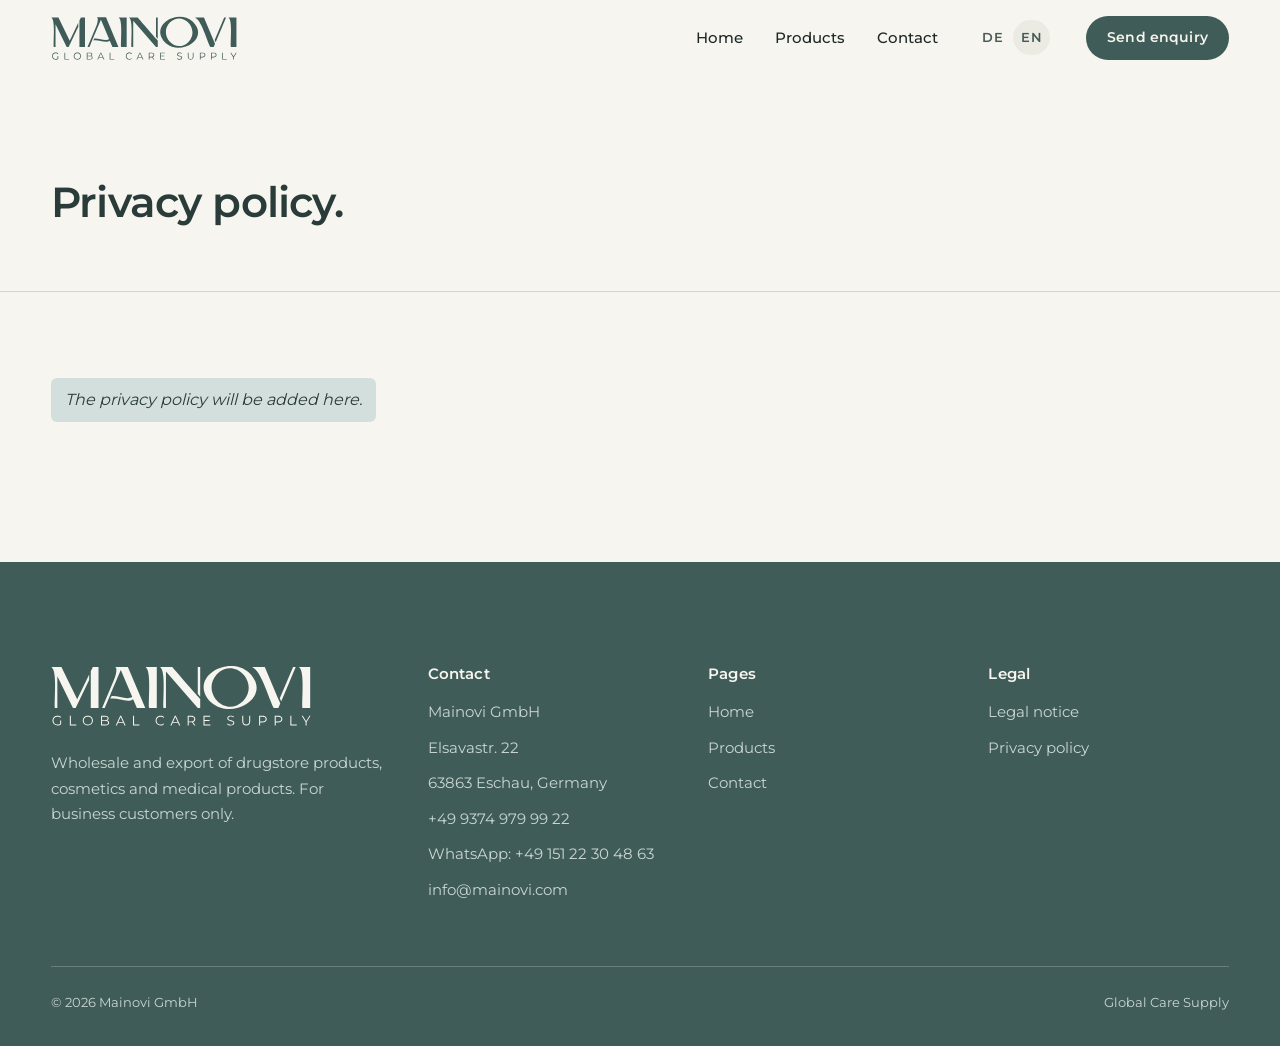
<file: en/privacy.html>
<!doctype html>
<html lang="en" class="no-js">
<head>
  <meta charset="utf-8">
  <meta name="viewport" content="width=device-width, initial-scale=1">
  <title>Privacy policy | MAINOVI</title>
  <link rel="alternate" hreflang="de" href="privacy.html">
  <link rel="alternate" hreflang="en" href="privacy.html">
  <meta name="description" content="Privacy policy of Mainovi GmbH, Elsavastr. 22, 63863 Eschau, Germany.">
  <meta name="robots" content="noindex, nofollow">
  <meta name="theme-color" content="#405C58">
  <link rel="icon" href="../assets/logo/mainovi-mark-granite.svg" type="image/svg+xml">
  <link rel="preload" href="../assets/fonts/montserrat-latin-wght-normal.woff2" as="font" type="font/woff2" crossorigin>
  <link rel="stylesheet" href="../assets/css/style.css?v=11">
  <script>document.documentElement.classList.replace('no-js', 'js');</script>
</head>
<body>

<svg width="0" height="0" style="position:absolute" aria-hidden="true" focusable="false">
  <symbol id="i-arrow" viewBox="0 0 256 256"><path fill="currentColor" d="M220.24,132.24l-72,72a6,6,0,0,1-8.48-8.48L201.51,134H40a6,6,0,0,1,0-12H201.51L139.76,60.24a6,6,0,0,1,8.48-8.48l72,72A6,6,0,0,1,220.24,132.24Z"/></symbol>
  <symbol id="i-menu" viewBox="0 0 256 256"><path fill="currentColor" d="M222,128a6,6,0,0,1-6,6H40a6,6,0,0,1,0-12H216A6,6,0,0,1,222,128ZM40,70H216a6,6,0,0,0,0-12H40a6,6,0,0,0,0,12ZM216,186H40a6,6,0,0,0,0,12H216a6,6,0,0,0,0-12Z"/></symbol>
  <symbol id="i-close" viewBox="0 0 256 256"><path fill="currentColor" d="M204.24,195.76a6,6,0,1,1-8.48,8.48L128,136.49,60.24,204.24a6,6,0,0,1-8.48-8.48L119.51,128,51.76,60.24a6,6,0,0,1,8.48-8.48L128,119.51l67.76-67.75a6,6,0,0,1,8.48,8.48L136.49,128Z"/></symbol>
  <symbol id="i-drop" viewBox="0 0 256 256"><path fill="currentColor" d="M172.53,49.06a252.86,252.86,0,0,0-41.09-38,6,6,0,0,0-6.88,0,252.86,252.86,0,0,0-41.090,38C56.34,80.26,42,113.09,42,144a86,86,0,0,0,172,0C214,113.09,199.66,80.26,172.53,49.06ZM128,218a74.09,74.09,0,0,1-74-74c0-59.62,59-108.93,74-120.51C143,35.07,202,84.38,202,144A74.09,74.09,0,0,1,128,218Zm53.92-65A55.58,55.58,0,0,1,137,197.92a7,7,0,0,1-1,.08,6,6,0,0,1-1-11.92c17.38-2.920,32.13-17.68,35.080-35.08a6,6,0,1,1,11.84,2Z"/></symbol>
  <symbol id="i-spray" viewBox="0 0 256 256"><path fill="currentColor" d="M200,78a6,6,0,0,0,6-6,54.06,54.06,0,0,0-54-54H80A14,14,0,0,0,66,32V80a26,26,0,0,1-26,26,6,6,0,0,0,0,12A38,38,0,0,0,78,80V78h36v26.62a25.87,25.87,0,0,1-9.76,20.3l-16,12.79A37.81,37.81,0,0,0,74,167.38V224a14,14,0,0,0,14,14H192a14,14,0,0,0,14-14V211.47A268.92,268.92,0,0,0,170.57,78ZM78,32a2,2,0,0,1,2-2h72a42.06,42.06,0,0,1,41.57,36H78ZM194,211.47V224a2,2,0,0,1-2,2H88a2,2,0,0,1-2-2V167.38a25.87,25.87,0,0,1,9.760-20.3l16-12.79A37.81,37.81,0,0,0,126,104.62V78h30.64A256.84,256.84,0,0,1,194,211.47Z"/></symbol>
  <symbol id="i-cookie" viewBox="0 0 256 256"><path fill="currentColor" d="M163.07,164.93a10,10,0,1,1-14.14,0A10,10,0,0,1,163.07,164.93Zm-78.14-8a10,10,0,1,0,14.14,0A10,10,0,0,0,84.93,156.93Zm6.14-41.86a10,10,0,1,0-14.14,0A10,10,0,0,0,91.07,115.07Zm33.86,1.86a10,10,0,1,0,14.14,0A10,10,0,0,0,124.93,116.93ZM230,128A102,102,0,1,1,128,26a6,6,0,0,1,6,6,42,42,0,0,0,42,42,6,6,0,0,1,6,6,42,42,0,0,0,42,42A6,6,0,0,1,230,128Zm-12.18,5.65A54.09,54.09,0,0,1,170.3,85.7a54.09,54.09,0,0,1-48-47.53,90,90,0,1,0,95.47,95.48Z"/></symbol>
  <symbol id="i-aid" viewBox="0 0 256 256"><path fill="currentColor" d="M216,90H166V40a14,14,0,0,0-14-14H104A14,14,0,0,0,90,40V90H40a14,14,0,0,0-14,14v48a14,14,0,0,0,14,14H90v50a14,14,0,0,0,14,14h48a14,14,0,0,0,14-14V166h50a14,14,0,0,0,14-14V104A14,14,0,0,0,216,90Zm2,62a2,2,0,0,1-2,2H160a6,6,0,0,0-6,6v56a2,2,0,0,1-2,2H104a2,2,0,0,1-2-2V160a6,6,0,0,0-6-6H40a2,2,0,0,1-2-2V104a2,2,0,0,1,2-2H96a6,6,0,0,0,6-6V40a2,2,0,0,1,2-2h48a2,2,0,0,1,2,2V96a6,6,0,0,0,6,6h56a2,2,0,0,1,2,2Z"/></symbol>
  <symbol id="i-package" viewBox="0 0 256 256"><path fill="currentColor" d="M222.72,67.91l-88-48.18a13.9,13.9,0,0,0-13.44,0l-88,48.18A14,14,0,0,0,26,80.18v95.64a14,14,0,0,0,7.28,12.27l88,48.18a13.92,13.92,0,0,0,13.44,0l88-48.18A14,14,0,0,0,230,175.82V80.18A14,14,0,0,0,222.72,67.91ZM127,30.25a2,2,0,0,1,1.92,0L212.51,76,178.57,94.57,94.05,48.31ZM122,223,39,177.57a2,2,0,0,1-1-1.75V86.66l84,46ZM43.49,76,81.56,55.15l84.51,46.26L128,122.24ZM218,175.82a2,2,0,0,1-1,1.75h0L134,223V132.64l36-19.71V152a6,6,0,0,0,12,0V106.37l36-19.71Z"/></symbol>
  <symbol id="i-truck" viewBox="0 0 256 256"><path fill="currentColor" d="M253.57,117.78l-14-35a13.93,13.93,0,0,0-13-8.8H190V64a6,6,0,0,0-6-6H32A14,14,0,0,0,18,72V184a14,14,0,0,0,14,14H50.6a30,30,0,0,0,58.8,0h53.2a30,30,0,0,0,58.8,0H240a14,14,0,0,0,14-14V120A6,6,0,0,0,253.57,117.78ZM190,86h36.58a2,2,0,0,1,1.86,1.26L239.14,114H190ZM30,72a2,2,0,0,1,2-2H178v68H30ZM80,210a18,18,0,1,1,18-18A18,18,0,0,1,80,210Zm82.6-24H109.4a30,30,0,0,0-58.8,0H32a2,2,0,0,1-2-2V150H178v15.48A30.1,30.1,0,0,0,162.6,186ZM192,210a18,18,0,1,1,18-18A18,18,0,0,1,192,210Zm50-26a2,2,0,0,1-2,2H221.4A30.05,30.05,0,0,0,192,162c-.67,0-1.340,0-2,.07V126h52Z"/></symbol>
  <symbol id="i-boat" viewBox="0 0 256 256"><path fill="currentColor" d="M220.43,112.48,206,107.68V56a14,14,0,0,0-14-14H134V24a6,6,0,0,0-12,0V42H64A14,14,0,0,0,50,56v51.68l-14.43,4.8A14,14,0,0,0,26,125.77V152c0,60,96.44,84.79,100.54,85.82a6,6,0,0,0,2.92,0,235.44,235.44,0,0,0,49.4-19.54C212.32,200.15,230,177.24,230,152V125.77A14,14,0,0,0,220.43,112.48ZM62,56a2,2,0,0,1,2-2H192a2,2,0,0,1,2,2v47.68L129.9,82.31a6,6,0,0,0-3.8,0L62,103.68Zm156,96c0,47.1-78.28,70.54-90,73.79C116.27,222.54,38,199.1,38,152V125.77a2,2,0,0,1,1.37-1.9L122,96.32V168a6,6,0,0,0,12,0V96.32l82.63,27.55a2,2,0,0,1,1.37,1.9Z"/></symbol>
  <symbol id="i-globe" viewBox="0 0 256 256"><path fill="currentColor" d="M128,26A102,102,0,1,0,230,128,102.12,102.12,0,0,0,128,26Zm90,102a89.55,89.55,0,0,1-7.46,35.86l-46.69-28.71a13.94,13.94,0,0,0-5.46-2l-22.82-3.07A14.06,14.06,0,0,0,121.06,138h-9.92a2,2,0,0,1-1.8-1.13l-3.8-7.86a13.94,13.94,0,0,0-9.66-7.59l-10.71-2.3L94.4,103a2,2,0,0,1,1.74-1h16.71a13.9,13.9,0,0,0,6.76-1.75l12.25-6.75a14.73,14.73,0,0,0,2.62-1.88l26.91-24.33a13.930,13.930,0,0,0,2.83-17.21L161,44.25A90.16,90.16,0,0,1,218,128ZM144.6,39.54l9.15,16.39a2,2,0,0,1-.41,2.46L126.43,82.72a1.84,1.84,0,0,1-.37.27l-12.25,6.76a2,2,0,0,1-1,.25H96.14A14,14,0,0,0,84,97L73.18,115.91a2,2,0,0,1-.19-.35L61.5,84.89a2,2,0,0,1,0-1.48L72.68,57.06A89.9,89.9,0,0,1,144.6,39.54ZM38,128A89.52,89.52,0,0,1,49.38,84.23a13.85,13.85,0,0,0,.89,4.87l11.49,30.67a13.94,13.94,0,0,0,10.16,8.78l21.44,4.6a2,2,0,0,1,1.38,1.09l3.8,7.86a14.07,14.07,0,0,0,12.6,7.9h4.56l-8.49,19a14,14,0,0,0,2.51,15.2l.1.11,19.68,20.26a2,2,0,0,1,.46,1.7L127.7,218A90.1,90.1,0,0,1,38,128Zm102.08,89.19,1.67-8.6a14.07,14.07,0,0,0-3.47-12.16l-.1-.11L118.5,176.06a2,2,0,0,1-.33-2.14l13.7-30.73A2,2,0,0,1,134,142l22.82,3.08a2,2,0,0,1,.78.27L205,174.55A90.18,90.18,0,0,1,140.08,217.19Z"/></symbol>
  <symbol id="i-handshake" viewBox="0 0 256 256"><path fill="currentColor" d="M252.51,108.8,227,57.75a14,14,0,0,0-18.78-6.27L182.66,64.26,129.53,50.2a6.1,6.1,0,0,0-3.06,0L73.34,64.26,47.79,51.48A14,14,0,0,0,29,57.75L3.49,108.8a14,14,0,0,0,6.26,18.78L36.9,141.16l55.61,39.72a6,6,0,0,0,2,.94l64,16A6.080,6.080,0,0,0,160,198a6,6,0,0,0,4.24-1.76l55.31-55.31,26.7-13.35a14,14,0,0,0,6.26-18.78Zm-53,35.16-35.8-28.68a6,6,0,0,0-8,.45c-18.65,18.79-39.5,16.42-52.79,7.92a2,2,0,0,1-.94-1.5,1.9,1.9,0,0,1,.51-1.55L146.43,78h33.86l28.41,56.82ZM14.11,115.69a2,2,0,0,1,.11-1.52L39.74,63.11a2,2,0,0,1,1.8-1.1,2,2,0,0,1,.89.21l22.21,11.1L37.32,128l-22.21-11.1A2,2,0,0,1,14.11,115.69Zm144.050,69.67-59.6-14.9L47.66,134.1,76.84,75.75,128,62.21l14.8,3.92a5.92,5.92,0,0,0-3,1.57L94.1,112.05a14,14,0,0,0,2.39,21.72c20.22,12.92,44.75,10.49,63.8-5.89L191,152.5Zm83.73-69.67a2,2,0,0,1-1,1.16L218.68,128,191.36,73.32l22.21-11.1a2,2,0,0,1,1.53-.11,2,2,0,0,1,1.16,1l25.52,51.06A2,2,0,0,1,241.89,115.69Zm-112,101.76a6,6,0,0,1-7.27,4.37L80.89,211.39a5.88,5.88,0,0,1-2-.94L52.52,191.64a6,6,0,1,1,7-9.77L84.91,200l40.61,10.15A6,6,0,0,1,129.88,217.45Z"/></symbol>
  <symbol id="i-stack" viewBox="0 0 256 256"><path fill="currentColor" d="M229.18,173a6,6,0,0,1-2.16,8.2l-96,56a6,6,0,0,1-6,0l-96-56a6,6,0,0,1,6-10.36l93,54.23,93-54.23A6,6,0,0,1,229.18,173ZM221,122.82l-93,54.23L35,122.82a6,6,0,0,0-6,10.36l96,56a6,6,0,0,0,6,0l96-56a6,6,0,0,0-6-10.36ZM26,80a6,6,0,0,1,3-5.18l96-56a6,6,0,0,1,6,0l96,56a6,6,0,0,1,0,10.36l-96,56a6,6,0,0,1-6,0l-96-56A6,6,0,0,1,26,80Zm17.91,0L128,129.05,212.09,80,128,31Z"/></symbol>
  <symbol id="i-mail" viewBox="0 0 256 256"><path fill="currentColor" d="M224,50H32a6,6,0,0,0-6,6V192a14,14,0,0,0,14,14H216a14,14,0,0,0,14-14V56A6,6,0,0,0,224,50ZM208.58,62,128,135.86,47.42,62ZM216,194H40a2,2,0,0,1-2-2V69.64l86,78.78a6,6,0,0,0,8.1,0L218,69.64V192A2,2,0,0,1,216,194Z"/></symbol>
  <symbol id="i-phone" viewBox="0 0 256 256"><path fill="currentColor" d="M221.59,160.3l-47.24-21.17a14,14,0,0,0-13.28,1.22,4.81,4.81,0,0,0-.56.42l-24.69,21a1.88,1.88,0,0,1-1.68.06c-15.87-7.66-32.31-24-40-39.65a1.91,1.91,0,0,1,0-1.68l21.07-25a6.13,6.13,0,0,0,.42-.58,14,14,0,0,0,1.12-13.27L95.73,34.49a14,14,0,0,0-14.56-8.38A54.24,54.24,0,0,0,34,80c0,78.3,63.7,142,142,142a54.25,54.25,0,0,0,53.89-47.17A14,14,0,0,0,221.59,160.3ZM176,210C104.32,210,46,151.68,46,80A42.23,42.23,0,0,1,82.67,38h.23a2,2,0,0,1,1.84,1.31l21.1,47.11a2,2,0,0,1,0,1.67L84.73,113.15a4.73,4.73,0,0,0-.43.57,14,14,0,0,0-.91,13.73c8.87,18.16,27.17,36.32,45.53,45.19a14,14,0,0,0,13.77-1c.19-.13.38-.27.56-.42l24.68-21a1.92,1.92,0,0,1,1.6-.1l47.25,21.17a2,2,0,0,1,1.21,2A42.24,42.24,0,0,1,176,210Z"/></symbol>
  <symbol id="i-pin" viewBox="0 0 256 256"><path fill="currentColor" d="M128,66a38,38,0,1,0,38,38A38,38,0,0,0,128,66Zm0,64a26,26,0,1,1,26-26A26,26,0,0,1,128,130Zm0-112a86.1,86.1,0,0,0-86,86c0,30.91,14.34,63.74,41.47,94.94a252.32,252.32,0,0,0,41.09,38,6,6,0,0,0,6.88,0,252.32,252.32,0,0,0,41.09-38c27.13-31.2,41.47-64,41.47-94.94A86.1,86.1,0,0,0,128,18Zm0,206.51C113,212.93,54,163.62,54,104a74,74,0,0,1,148,0C202,163.62,143,212.93,128,224.51Z"/></symbol>
  <symbol id="i-whatsapp" viewBox="0 0 256 256"><path fill="currentColor" d="M186.68,146.63l-32-16a6,6,0,0,0-6,.38L133,141.46A42.49,42.49,0,0,1,114.54,123L125,107.33a6,6,0,0,0,.38-6l-16-32A6,6,0,0,0,104,66a38,38,0,0,0-38,38,86.1,86.1,0,0,0,86,86,38,38,0,0,0,38-38A6,6,0,0,0,186.68,146.63ZM152,178a74.09,74.09,0,0,1-74-74,26,26,0,0,1,22.42-25.75l12.66,25.32-10.39,15.58a6,6,0,0,0-.54,5.63,54.43,54.43,0,0,0,29.07,29.07,6,6,0,0,0,5.63-.54l15.58-10.39,25.32,12.66A26,26,0,0,1,152,178ZM128,26A102,102,0,0,0,38.35,176.69L26.73,211.56a14,14,0,0,0,17.71,17.71l34.87-11.62A102,102,0,1,0,128,26Zm0,192a90,90,0,0,1-45.06-12.08,6.09,6.09,0,0,0-3-.81,6.2,6.2,0,0,0-1.9.31L40.65,217.880a2,2,0,0,1-2.53-2.53L50.58,178a6,6,0,0,0-.5-4.91A90,90,0,1,1,128,218Z"/></symbol>
  <symbol id="i-briefcase" viewBox="0 0 256 256"><path fill="currentColor" d="M106,112a6,6,0,0,1,6-6h32a6,6,0,0,1,0,12H112A6,6,0,0,1,106,112ZM230,72V200a14,14,0,0,1-14,14H40a14,14,0,0,1-14-14V72A14,14,0,0,1,40,58H82V48a22,22,0,0,1,22-22h48a22,22,0,0,1,22,22V58h42A14,14,0,0,1,230,72ZM94,58h68V48a10,10,0,0,0-10-10H104A10,10,0,0,0,94,48ZM38,72v42.79A186,186,0,0,0,128,138a185.910,185.910,0,0,0,90-23.22V72a2,2,0,0,0-2-2H40A2,2,0,0,0,38,72ZM218,200V128.37A198.12,198.12,0,0,1,128,150a198.05,198.05,0,0,1-90-21.62V200a2,2,0,0,0,2,2H216A2,2,0,0,0,218,200Z"/></symbol>
  <symbol id="i-warehouse" viewBox="0 0 256 256"><path fill="currentColor" d="M240,186H230V56.28l11.26-2.41a6,6,0,1,0-2.52-11.74l-224,48a6,6,0,0,0,2.52,11.74L26,100v86H16a6,6,0,0,0,0,12H240a6,6,0,0,0,0-12ZM38,97.42,218,58.85V186H190V128a6,6,0,0,0-6-6H72a6,6,0,0,0-6,6v58H38ZM178,154H78V134H178ZM78,166H178v20H78Z"/></symbol>
  <symbol id="i-network" viewBox="0 0 256 256"><path fill="currentColor" d="M232,114H134V86h10a14,14,0,0,0,14-14V40a14,14,0,0,0-14-14H112A14,14,0,0,0,98,40V72a14,14,0,0,0,14,14h10v28H24a6,6,0,0,0,0,12H58v36H48a14,14,0,0,0-14,14v32a14,14,0,0,0,14,14H80a14,14,0,0,0,14-14V176a14,14,0,0,0-14-14H70V126H186v36H176a14,14,0,0,0-14,14v32a14,14,0,0,0,14,14h32a14,14,0,0,0,14-14V176a14,14,0,0,0-14-14H198V126h34a6,6,0,0,0,0-12ZM110,72V40a2,2,0,0,1,2-2h32a2,2,0,0,1,2,2V72a2,2,0,0,1-2,2H112A2,2,0,0,1,110,72ZM82,176v32a2,2,0,0,1-2,2H48a2,2,0,0,1-2-2V176a2,2,0,0,1,2-2H80A2,2,0,0,1,82,176Zm128,0v32a2,2,0,0,1-2,2H176a2,2,0,0,1-2-2V176a2,2,0,0,1,2-2h32A2,2,0,0,1,210,176Z"/></symbol>
  <symbol id="i-barcode" viewBox="0 0 256 256"><path fill="currentColor" d="M230,48V88a6,6,0,0,1-12,0V54H184a6,6,0,0,1,0-12h40A6,6,0,0,1,230,48ZM72,202H38V168a6,6,0,0,0-12,0v40a6,6,0,0,0,6,6H72a6,6,0,0,0,0-12Zm152-40a6,6,0,0,0-6,6v34H184a6,6,0,0,0,0,12h40a6,6,0,0,0,6-6V168A6,6,0,0,0,224,162ZM32,94a6,6,0,0,0,6-6V54H72a6,6,0,0,0,0-12H32a6,6,0,0,0-6,6V88A6,6,0,0,0,32,94ZM80,82a6,6,0,0,0-6,6v80a6,6,0,0,0,12,0V88A6,6,0,0,0,80,82Zm102,86V88a6,6,0,0,0-12,0v80a6,6,0,0,0,12,0ZM144,82a6,6,0,0,0-6,6v80a6,6,0,0,0,12,0V88A6,6,0,0,0,144,82Zm-32,0a6,6,0,0,0-6,6v80a6,6,0,0,0,12,0V88A6,6,0,0,0,112,82Z"/></symbol>
  <symbol id="i-check" viewBox="0 0 256 256"><path fill="currentColor" d="M228.24,76.24l-128,128a6,6,0,0,1-8.48,0l-56-56a6,6,0,0,1,8.48-8.48L96,191.51,219.760,67.76a6,6,0,0,1,8.48,8.48Z"/></symbol>
</svg>

<a class="skip-link" href="#inhalt">Skip to content</a>

<header class="site-header" id="top">
  <div class="wrap header-inner">
    <a class="brand" href="index.html" aria-label="MAINOVI home">
      <img class="brand-logo" src="../assets/logo/mainovi-claim-granite.svg" alt="MAINOVI Global Care Supply" width="186" height="44">
    </a>

    <button class="menu-toggle" type="button" aria-expanded="false" aria-controls="hauptnavigation" aria-label="Open menu">
      <svg class="icon-open" aria-hidden="true"><use href="#i-menu"/></svg>
      <svg class="icon-close" aria-hidden="true"><use href="#i-close"/></svg>
    </button>

    <nav class="nav" id="hauptnavigation" aria-label="Main navigation">
      <ul class="nav-list">
        <li><a href="index.html">Home</a></li>
        <li><a href="products.html">Products</a></li>
        <li><a href="contact.html">Contact</a></li>
      </ul>
      <div class="lang" aria-label="Language">
        <a href="../datenschutz.html" lang="de" hreflang="de">DE</a>
        <span aria-current="true" lang="en">EN</span>
      </div>
      <a class="btn btn--primary header-cta" href="contact.html#anfrage">Send enquiry</a>
    </nav>
  </div>
</header>

<main id="inhalt">

  <section class="page-hero" aria-labelledby="page-title">
    <div class="wrap page-hero-plain">
      <h1 id="page-title">Privacy policy.</h1>
    </div>
  </section>

  <section class="legal">
    <div class="wrap legal-body">
      <!-- DATENSCHUTZ: Text aus dem Generator hier einfügen (Überschriften als h2) -->
      <p class="todo-block">The privacy policy will be added here.</p>
    </div>
  </section>

</main>

<footer class="site-footer">
  <div class="wrap">
    <div class="footer-grid">
      <div class="footer-brand">
        <img src="../assets/logo/mainovi-claim-porcelain.svg" alt="MAINOVI Global Care Supply" width="260" height="62" loading="lazy">
        <p>Wholesale and export of drugstore products, cosmetics and medical products. For business customers only.</p>
      </div>
      <div class="footer-col">
        <h3>Contact</h3>
        <ul>
          <li>Mainovi GmbH</li>
          <li>Elsavastr. 22</li>
          <li>63863 Eschau, Germany</li>
          <li><a href="tel:+4993749799922">+49 9374 979 99 22</a></li>
          <li><a href="https://wa.me/4915122304863">WhatsApp: +49 151 22 30 48 63</a></li>
          <li><a href="mailto:info@mainovi.com">info@mainovi.com</a></li>
        </ul>
      </div>
      <div class="footer-col">
        <h3>Pages</h3>
        <ul>
          <li><a href="index.html">Home</a></li>
          <li><a href="products.html">Products</a></li>
          <li><a href="contact.html">Contact</a></li>
        </ul>
      </div>
      <div class="footer-col">
        <h3>Legal</h3>
        <ul>
          <li><a href="legal-notice.html">Legal notice</a></li>
          <li><a href="privacy.html">Privacy policy</a></li>
        </ul>
      </div>
    </div>
    <div class="footer-bottom">
      <span>© 2026 Mainovi GmbH</span>
      <span>Global Care Supply</span>
    </div>
  </div>
</footer>

<script src="../assets/js/main.js?v=6" defer></script>
</body>
</html>
</file>
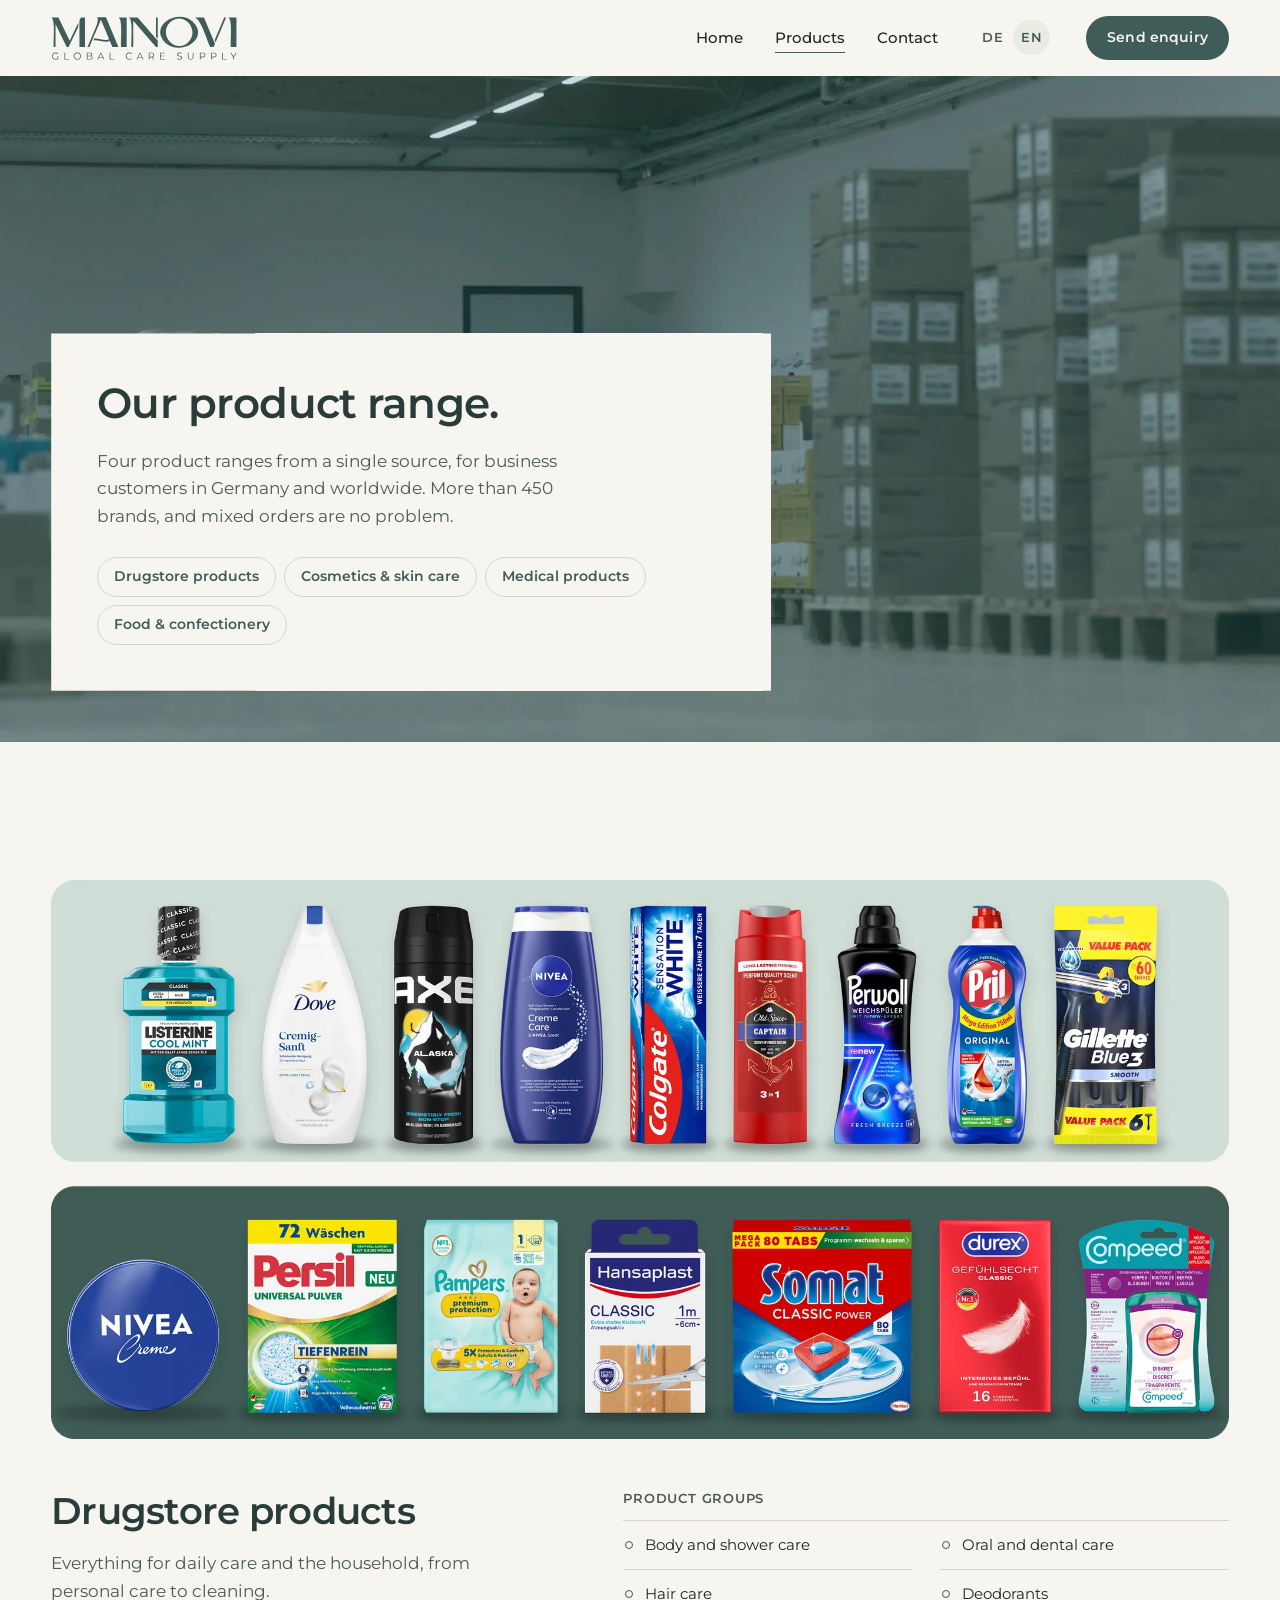
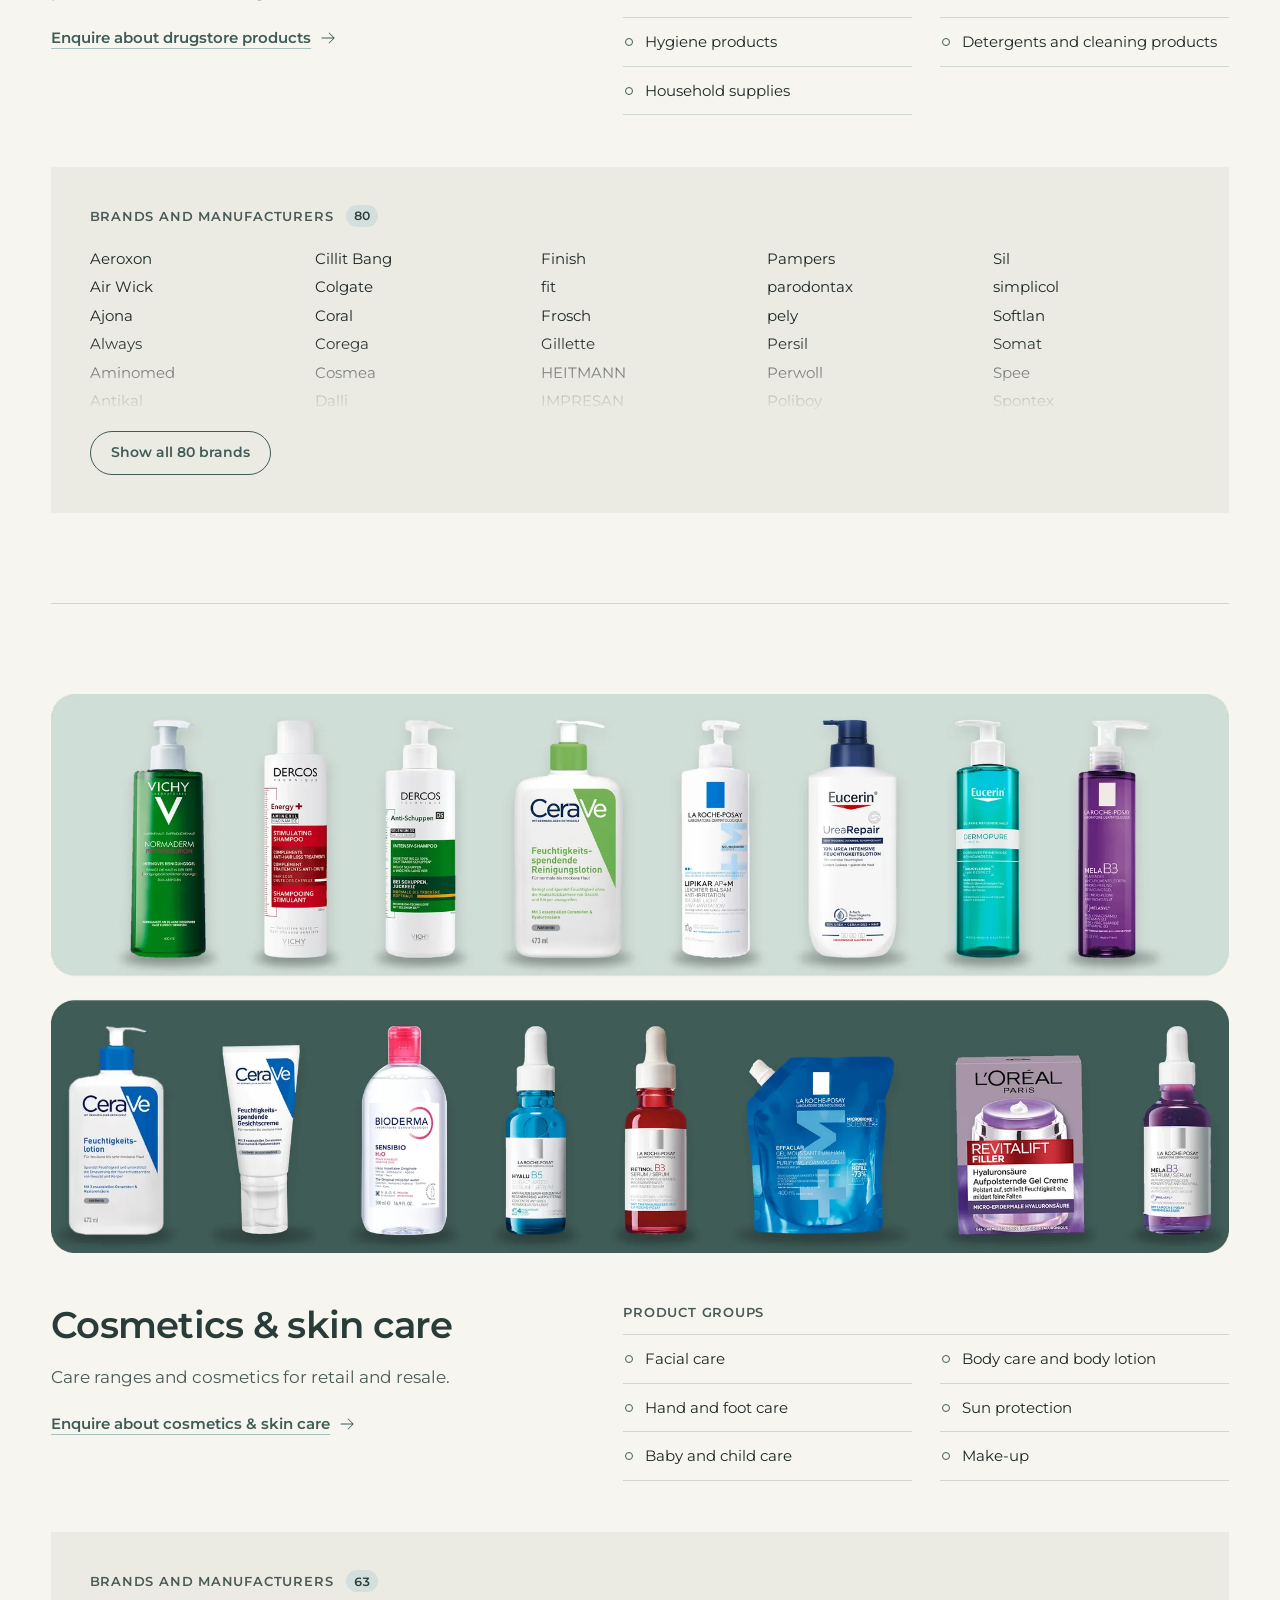
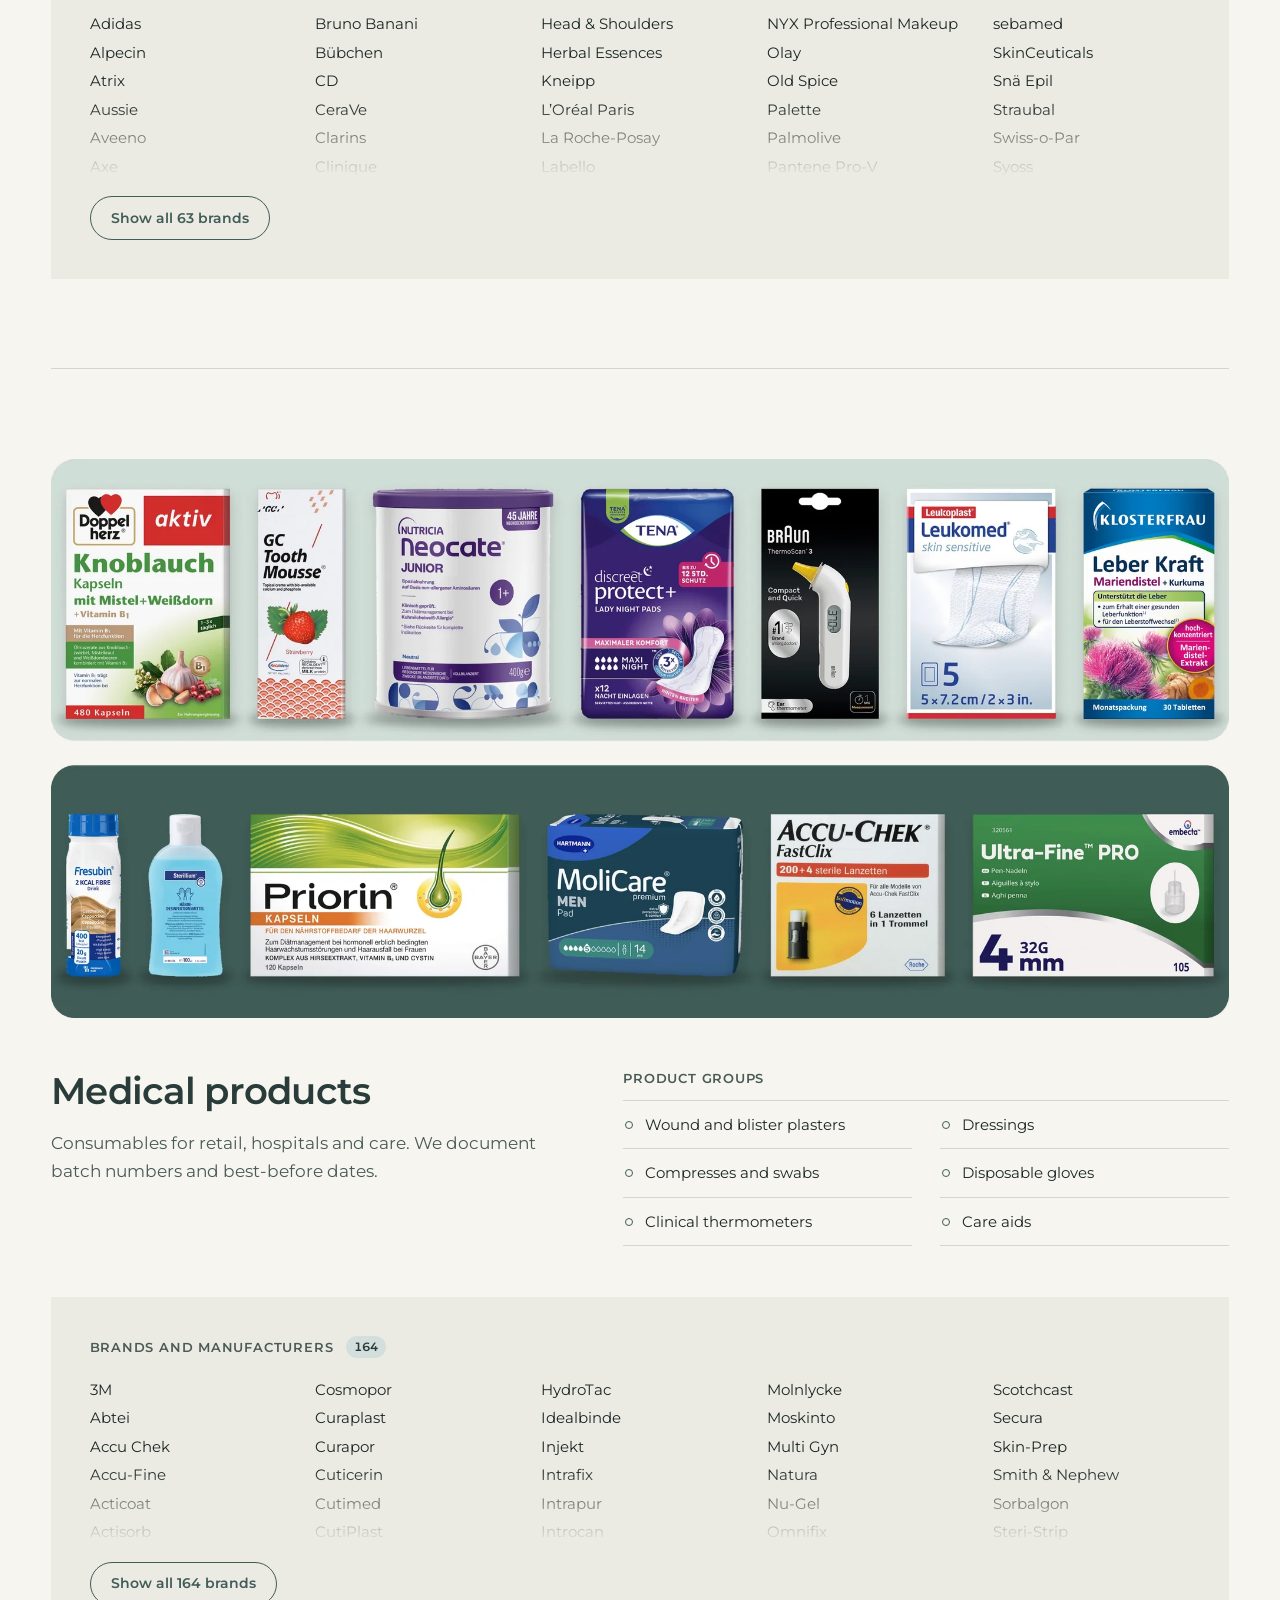
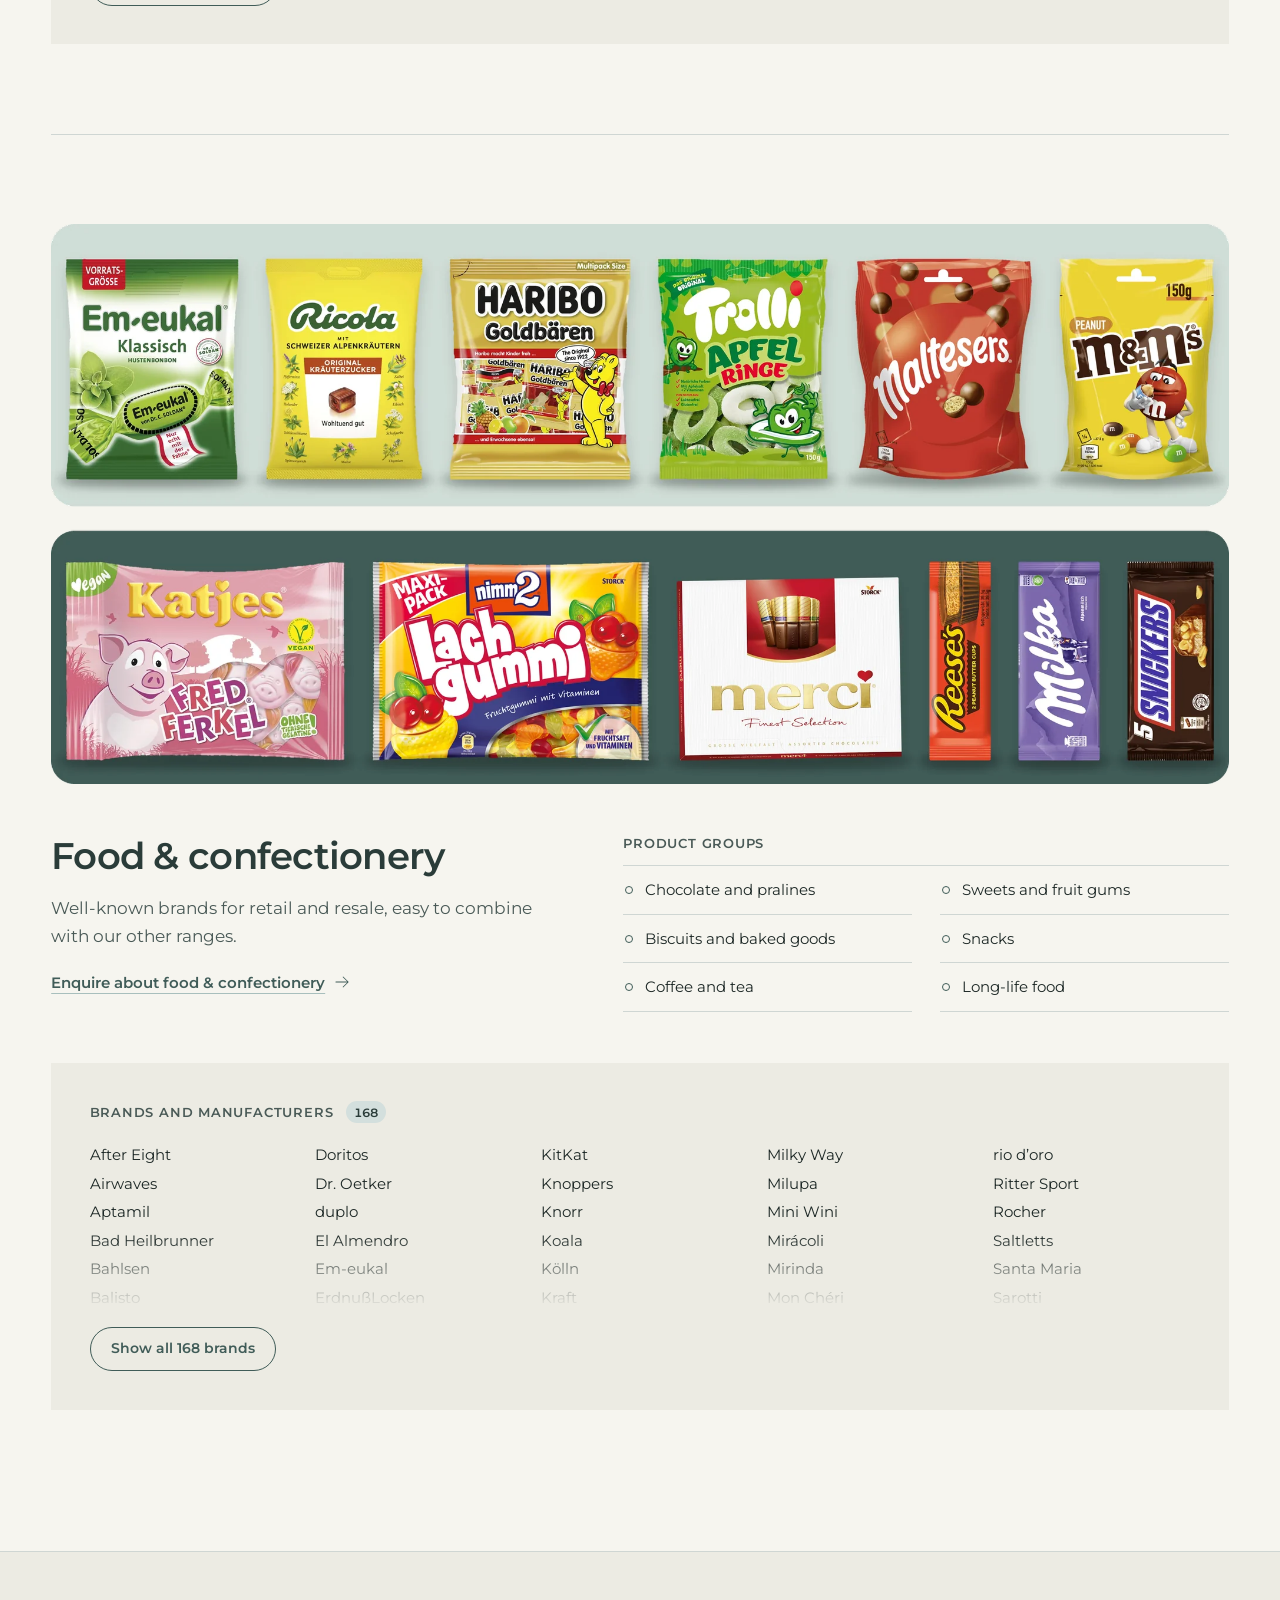
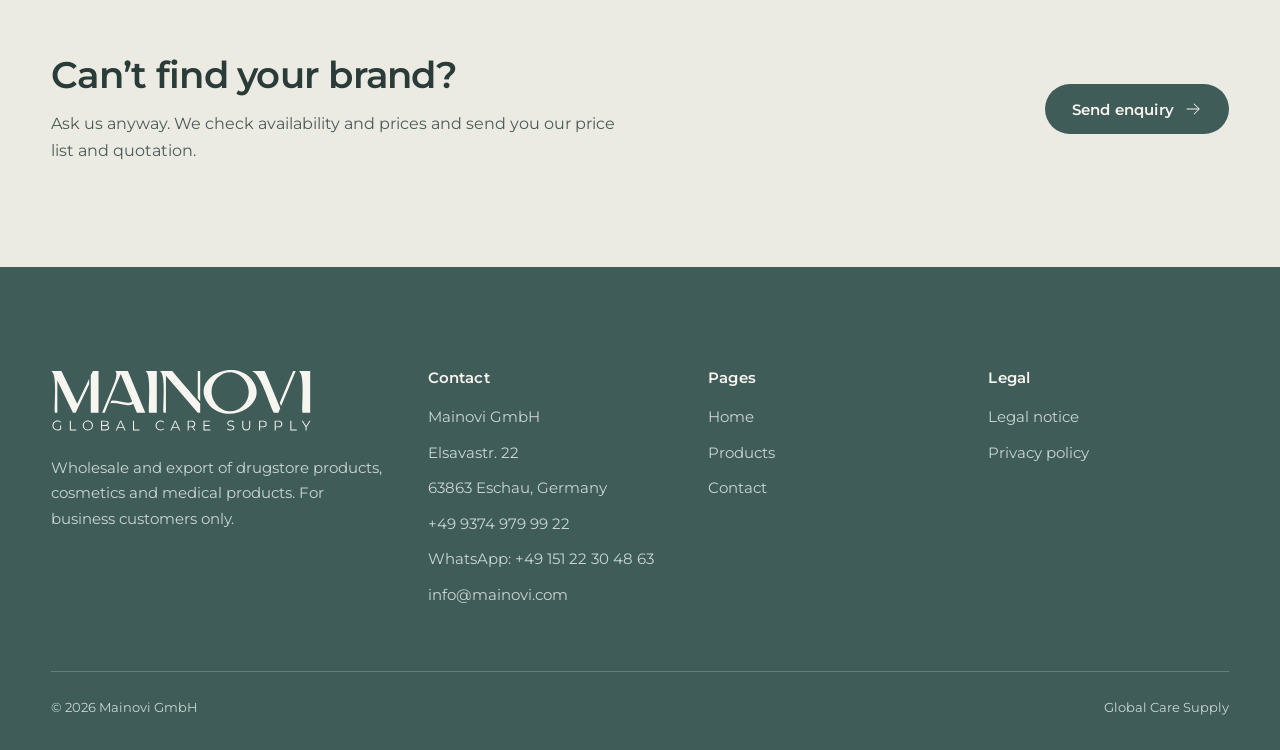
<file: en/products.html>
<!doctype html>
<html lang="en" class="no-js">
<head>
  <meta charset="utf-8">
  <meta name="viewport" content="width=device-width, initial-scale=1">
  <title>Product range | MAINOVI wholesale of drugstore products, cosmetics, medical products and confectionery</title>
  <link rel="alternate" hreflang="de" href="products.html">
  <link rel="alternate" hreflang="en" href="products.html">
  <meta name="description" content="The MAINOVI product range for business customers: drugstore products, cosmetics and skin care, medical products as well as food and confectionery. From a single pallet to a full container load.">
  <meta name="robots" content="noindex, nofollow">
  <meta name="theme-color" content="#405C58">
  <link rel="icon" href="../assets/logo/mainovi-mark-granite.svg" type="image/svg+xml">
  <link rel="preload" href="../assets/fonts/montserrat-latin-wght-normal.woff2" as="font" type="font/woff2" crossorigin>
  <link rel="stylesheet" href="../assets/css/style.css?v=11">
  <script>document.documentElement.classList.replace('no-js', 'js');</script>
</head>
<body>

<svg width="0" height="0" style="position:absolute" aria-hidden="true" focusable="false">
  <symbol id="i-arrow" viewBox="0 0 256 256"><path fill="currentColor" d="M220.24,132.24l-72,72a6,6,0,0,1-8.48-8.48L201.51,134H40a6,6,0,0,1,0-12H201.51L139.76,60.24a6,6,0,0,1,8.48-8.48l72,72A6,6,0,0,1,220.24,132.24Z"/></symbol>
  <symbol id="i-menu" viewBox="0 0 256 256"><path fill="currentColor" d="M222,128a6,6,0,0,1-6,6H40a6,6,0,0,1,0-12H216A6,6,0,0,1,222,128ZM40,70H216a6,6,0,0,0,0-12H40a6,6,0,0,0,0,12ZM216,186H40a6,6,0,0,0,0,12H216a6,6,0,0,0,0-12Z"/></symbol>
  <symbol id="i-close" viewBox="0 0 256 256"><path fill="currentColor" d="M204.24,195.76a6,6,0,1,1-8.48,8.48L128,136.49,60.24,204.24a6,6,0,0,1-8.48-8.48L119.51,128,51.76,60.24a6,6,0,0,1,8.48-8.48L128,119.51l67.76-67.75a6,6,0,0,1,8.48,8.48L136.49,128Z"/></symbol>
  <symbol id="i-drop" viewBox="0 0 256 256"><path fill="currentColor" d="M172.53,49.06a252.86,252.86,0,0,0-41.09-38,6,6,0,0,0-6.88,0,252.86,252.86,0,0,0-41.090,38C56.34,80.26,42,113.09,42,144a86,86,0,0,0,172,0C214,113.09,199.66,80.26,172.53,49.06ZM128,218a74.09,74.09,0,0,1-74-74c0-59.62,59-108.93,74-120.51C143,35.07,202,84.38,202,144A74.09,74.09,0,0,1,128,218Zm53.92-65A55.58,55.58,0,0,1,137,197.92a7,7,0,0,1-1,.08,6,6,0,0,1-1-11.92c17.38-2.920,32.13-17.68,35.080-35.08a6,6,0,1,1,11.84,2Z"/></symbol>
  <symbol id="i-spray" viewBox="0 0 256 256"><path fill="currentColor" d="M200,78a6,6,0,0,0,6-6,54.06,54.06,0,0,0-54-54H80A14,14,0,0,0,66,32V80a26,26,0,0,1-26,26,6,6,0,0,0,0,12A38,38,0,0,0,78,80V78h36v26.62a25.87,25.87,0,0,1-9.76,20.3l-16,12.79A37.81,37.81,0,0,0,74,167.38V224a14,14,0,0,0,14,14H192a14,14,0,0,0,14-14V211.47A268.92,268.92,0,0,0,170.57,78ZM78,32a2,2,0,0,1,2-2h72a42.06,42.06,0,0,1,41.57,36H78ZM194,211.47V224a2,2,0,0,1-2,2H88a2,2,0,0,1-2-2V167.38a25.87,25.87,0,0,1,9.760-20.3l16-12.79A37.81,37.81,0,0,0,126,104.62V78h30.64A256.84,256.84,0,0,1,194,211.47Z"/></symbol>
  <symbol id="i-cookie" viewBox="0 0 256 256"><path fill="currentColor" d="M163.07,164.93a10,10,0,1,1-14.14,0A10,10,0,0,1,163.07,164.93Zm-78.14-8a10,10,0,1,0,14.14,0A10,10,0,0,0,84.93,156.93Zm6.14-41.86a10,10,0,1,0-14.14,0A10,10,0,0,0,91.07,115.07Zm33.86,1.86a10,10,0,1,0,14.14,0A10,10,0,0,0,124.93,116.93ZM230,128A102,102,0,1,1,128,26a6,6,0,0,1,6,6,42,42,0,0,0,42,42,6,6,0,0,1,6,6,42,42,0,0,0,42,42A6,6,0,0,1,230,128Zm-12.18,5.65A54.09,54.09,0,0,1,170.3,85.7a54.09,54.09,0,0,1-48-47.53,90,90,0,1,0,95.47,95.48Z"/></symbol>
  <symbol id="i-aid" viewBox="0 0 256 256"><path fill="currentColor" d="M216,90H166V40a14,14,0,0,0-14-14H104A14,14,0,0,0,90,40V90H40a14,14,0,0,0-14,14v48a14,14,0,0,0,14,14H90v50a14,14,0,0,0,14,14h48a14,14,0,0,0,14-14V166h50a14,14,0,0,0,14-14V104A14,14,0,0,0,216,90Zm2,62a2,2,0,0,1-2,2H160a6,6,0,0,0-6,6v56a2,2,0,0,1-2,2H104a2,2,0,0,1-2-2V160a6,6,0,0,0-6-6H40a2,2,0,0,1-2-2V104a2,2,0,0,1,2-2H96a6,6,0,0,0,6-6V40a2,2,0,0,1,2-2h48a2,2,0,0,1,2,2V96a6,6,0,0,0,6,6h56a2,2,0,0,1,2,2Z"/></symbol>
  <symbol id="i-package" viewBox="0 0 256 256"><path fill="currentColor" d="M222.72,67.91l-88-48.18a13.9,13.9,0,0,0-13.44,0l-88,48.18A14,14,0,0,0,26,80.18v95.64a14,14,0,0,0,7.28,12.27l88,48.18a13.92,13.92,0,0,0,13.44,0l88-48.18A14,14,0,0,0,230,175.82V80.18A14,14,0,0,0,222.72,67.91ZM127,30.25a2,2,0,0,1,1.92,0L212.51,76,178.57,94.57,94.05,48.31ZM122,223,39,177.57a2,2,0,0,1-1-1.75V86.66l84,46ZM43.49,76,81.56,55.15l84.51,46.26L128,122.24ZM218,175.82a2,2,0,0,1-1,1.75h0L134,223V132.64l36-19.71V152a6,6,0,0,0,12,0V106.37l36-19.71Z"/></symbol>
  <symbol id="i-truck" viewBox="0 0 256 256"><path fill="currentColor" d="M253.57,117.78l-14-35a13.93,13.93,0,0,0-13-8.8H190V64a6,6,0,0,0-6-6H32A14,14,0,0,0,18,72V184a14,14,0,0,0,14,14H50.6a30,30,0,0,0,58.8,0h53.2a30,30,0,0,0,58.8,0H240a14,14,0,0,0,14-14V120A6,6,0,0,0,253.57,117.78ZM190,86h36.58a2,2,0,0,1,1.86,1.26L239.14,114H190ZM30,72a2,2,0,0,1,2-2H178v68H30ZM80,210a18,18,0,1,1,18-18A18,18,0,0,1,80,210Zm82.6-24H109.4a30,30,0,0,0-58.8,0H32a2,2,0,0,1-2-2V150H178v15.48A30.1,30.1,0,0,0,162.6,186ZM192,210a18,18,0,1,1,18-18A18,18,0,0,1,192,210Zm50-26a2,2,0,0,1-2,2H221.4A30.05,30.05,0,0,0,192,162c-.67,0-1.340,0-2,.07V126h52Z"/></symbol>
  <symbol id="i-boat" viewBox="0 0 256 256"><path fill="currentColor" d="M220.43,112.48,206,107.68V56a14,14,0,0,0-14-14H134V24a6,6,0,0,0-12,0V42H64A14,14,0,0,0,50,56v51.68l-14.43,4.8A14,14,0,0,0,26,125.77V152c0,60,96.44,84.79,100.54,85.82a6,6,0,0,0,2.92,0,235.44,235.44,0,0,0,49.4-19.54C212.32,200.15,230,177.24,230,152V125.77A14,14,0,0,0,220.43,112.48ZM62,56a2,2,0,0,1,2-2H192a2,2,0,0,1,2,2v47.68L129.9,82.31a6,6,0,0,0-3.8,0L62,103.68Zm156,96c0,47.1-78.28,70.54-90,73.79C116.27,222.54,38,199.1,38,152V125.77a2,2,0,0,1,1.37-1.9L122,96.32V168a6,6,0,0,0,12,0V96.32l82.63,27.55a2,2,0,0,1,1.37,1.9Z"/></symbol>
  <symbol id="i-globe" viewBox="0 0 256 256"><path fill="currentColor" d="M128,26A102,102,0,1,0,230,128,102.12,102.12,0,0,0,128,26Zm90,102a89.55,89.55,0,0,1-7.46,35.86l-46.69-28.71a13.94,13.94,0,0,0-5.46-2l-22.82-3.07A14.06,14.06,0,0,0,121.06,138h-9.92a2,2,0,0,1-1.8-1.13l-3.8-7.86a13.94,13.94,0,0,0-9.66-7.59l-10.71-2.3L94.4,103a2,2,0,0,1,1.74-1h16.71a13.9,13.9,0,0,0,6.76-1.75l12.25-6.75a14.73,14.73,0,0,0,2.62-1.88l26.91-24.33a13.930,13.930,0,0,0,2.83-17.21L161,44.25A90.16,90.16,0,0,1,218,128ZM144.6,39.54l9.15,16.39a2,2,0,0,1-.41,2.46L126.43,82.72a1.84,1.84,0,0,1-.37.27l-12.25,6.76a2,2,0,0,1-1,.25H96.14A14,14,0,0,0,84,97L73.18,115.91a2,2,0,0,1-.19-.35L61.5,84.89a2,2,0,0,1,0-1.48L72.68,57.06A89.9,89.9,0,0,1,144.6,39.54ZM38,128A89.52,89.52,0,0,1,49.38,84.23a13.85,13.85,0,0,0,.89,4.87l11.49,30.67a13.94,13.94,0,0,0,10.16,8.78l21.44,4.6a2,2,0,0,1,1.38,1.09l3.8,7.86a14.07,14.07,0,0,0,12.6,7.9h4.56l-8.49,19a14,14,0,0,0,2.51,15.2l.1.11,19.68,20.26a2,2,0,0,1,.46,1.7L127.7,218A90.1,90.1,0,0,1,38,128Zm102.08,89.19,1.67-8.6a14.07,14.07,0,0,0-3.47-12.16l-.1-.11L118.5,176.06a2,2,0,0,1-.33-2.14l13.7-30.73A2,2,0,0,1,134,142l22.82,3.08a2,2,0,0,1,.78.27L205,174.55A90.18,90.18,0,0,1,140.08,217.19Z"/></symbol>
  <symbol id="i-handshake" viewBox="0 0 256 256"><path fill="currentColor" d="M252.51,108.8,227,57.75a14,14,0,0,0-18.78-6.27L182.66,64.26,129.53,50.2a6.1,6.1,0,0,0-3.06,0L73.34,64.26,47.79,51.48A14,14,0,0,0,29,57.75L3.49,108.8a14,14,0,0,0,6.26,18.78L36.9,141.16l55.61,39.72a6,6,0,0,0,2,.94l64,16A6.080,6.080,0,0,0,160,198a6,6,0,0,0,4.24-1.76l55.31-55.31,26.7-13.35a14,14,0,0,0,6.26-18.78Zm-53,35.16-35.8-28.68a6,6,0,0,0-8,.45c-18.65,18.79-39.5,16.42-52.79,7.92a2,2,0,0,1-.94-1.5,1.9,1.9,0,0,1,.51-1.55L146.43,78h33.86l28.41,56.82ZM14.11,115.69a2,2,0,0,1,.11-1.52L39.74,63.11a2,2,0,0,1,1.8-1.1,2,2,0,0,1,.89.21l22.21,11.1L37.32,128l-22.21-11.1A2,2,0,0,1,14.11,115.69Zm144.050,69.67-59.6-14.9L47.66,134.1,76.84,75.75,128,62.21l14.8,3.92a5.92,5.92,0,0,0-3,1.57L94.1,112.05a14,14,0,0,0,2.39,21.72c20.22,12.92,44.75,10.49,63.8-5.89L191,152.5Zm83.73-69.67a2,2,0,0,1-1,1.16L218.68,128,191.36,73.32l22.21-11.1a2,2,0,0,1,1.53-.11,2,2,0,0,1,1.16,1l25.52,51.06A2,2,0,0,1,241.89,115.69Zm-112,101.76a6,6,0,0,1-7.27,4.37L80.89,211.39a5.88,5.88,0,0,1-2-.94L52.52,191.64a6,6,0,1,1,7-9.77L84.91,200l40.61,10.15A6,6,0,0,1,129.88,217.45Z"/></symbol>
  <symbol id="i-stack" viewBox="0 0 256 256"><path fill="currentColor" d="M229.18,173a6,6,0,0,1-2.16,8.2l-96,56a6,6,0,0,1-6,0l-96-56a6,6,0,0,1,6-10.36l93,54.23,93-54.23A6,6,0,0,1,229.18,173ZM221,122.82l-93,54.23L35,122.82a6,6,0,0,0-6,10.36l96,56a6,6,0,0,0,6,0l96-56a6,6,0,0,0-6-10.36ZM26,80a6,6,0,0,1,3-5.18l96-56a6,6,0,0,1,6,0l96,56a6,6,0,0,1,0,10.36l-96,56a6,6,0,0,1-6,0l-96-56A6,6,0,0,1,26,80Zm17.91,0L128,129.05,212.09,80,128,31Z"/></symbol>
  <symbol id="i-mail" viewBox="0 0 256 256"><path fill="currentColor" d="M224,50H32a6,6,0,0,0-6,6V192a14,14,0,0,0,14,14H216a14,14,0,0,0,14-14V56A6,6,0,0,0,224,50ZM208.58,62,128,135.86,47.42,62ZM216,194H40a2,2,0,0,1-2-2V69.64l86,78.78a6,6,0,0,0,8.1,0L218,69.64V192A2,2,0,0,1,216,194Z"/></symbol>
  <symbol id="i-phone" viewBox="0 0 256 256"><path fill="currentColor" d="M221.59,160.3l-47.24-21.17a14,14,0,0,0-13.28,1.22,4.81,4.81,0,0,0-.56.42l-24.69,21a1.88,1.88,0,0,1-1.68.06c-15.87-7.66-32.31-24-40-39.65a1.91,1.91,0,0,1,0-1.68l21.07-25a6.13,6.13,0,0,0,.42-.58,14,14,0,0,0,1.12-13.27L95.73,34.49a14,14,0,0,0-14.56-8.38A54.24,54.24,0,0,0,34,80c0,78.3,63.7,142,142,142a54.25,54.25,0,0,0,53.89-47.17A14,14,0,0,0,221.59,160.3ZM176,210C104.32,210,46,151.68,46,80A42.23,42.23,0,0,1,82.67,38h.23a2,2,0,0,1,1.84,1.31l21.1,47.11a2,2,0,0,1,0,1.67L84.73,113.15a4.73,4.73,0,0,0-.43.57,14,14,0,0,0-.91,13.73c8.87,18.16,27.17,36.32,45.53,45.19a14,14,0,0,0,13.77-1c.19-.13.38-.27.56-.42l24.68-21a1.92,1.92,0,0,1,1.6-.1l47.25,21.17a2,2,0,0,1,1.21,2A42.24,42.24,0,0,1,176,210Z"/></symbol>
  <symbol id="i-pin" viewBox="0 0 256 256"><path fill="currentColor" d="M128,66a38,38,0,1,0,38,38A38,38,0,0,0,128,66Zm0,64a26,26,0,1,1,26-26A26,26,0,0,1,128,130Zm0-112a86.1,86.1,0,0,0-86,86c0,30.91,14.34,63.74,41.47,94.94a252.32,252.32,0,0,0,41.09,38,6,6,0,0,0,6.88,0,252.32,252.32,0,0,0,41.09-38c27.13-31.2,41.47-64,41.47-94.94A86.1,86.1,0,0,0,128,18Zm0,206.51C113,212.93,54,163.62,54,104a74,74,0,0,1,148,0C202,163.62,143,212.93,128,224.51Z"/></symbol>
  <symbol id="i-whatsapp" viewBox="0 0 256 256"><path fill="currentColor" d="M186.68,146.63l-32-16a6,6,0,0,0-6,.38L133,141.46A42.49,42.49,0,0,1,114.54,123L125,107.33a6,6,0,0,0,.38-6l-16-32A6,6,0,0,0,104,66a38,38,0,0,0-38,38,86.1,86.1,0,0,0,86,86,38,38,0,0,0,38-38A6,6,0,0,0,186.68,146.63ZM152,178a74.09,74.09,0,0,1-74-74,26,26,0,0,1,22.42-25.75l12.66,25.32-10.39,15.58a6,6,0,0,0-.54,5.63,54.43,54.43,0,0,0,29.07,29.07,6,6,0,0,0,5.63-.54l15.58-10.39,25.32,12.66A26,26,0,0,1,152,178ZM128,26A102,102,0,0,0,38.35,176.69L26.73,211.56a14,14,0,0,0,17.71,17.71l34.87-11.62A102,102,0,1,0,128,26Zm0,192a90,90,0,0,1-45.06-12.08,6.09,6.09,0,0,0-3-.81,6.2,6.2,0,0,0-1.9.31L40.65,217.880a2,2,0,0,1-2.53-2.53L50.58,178a6,6,0,0,0-.5-4.91A90,90,0,1,1,128,218Z"/></symbol>
  <symbol id="i-briefcase" viewBox="0 0 256 256"><path fill="currentColor" d="M106,112a6,6,0,0,1,6-6h32a6,6,0,0,1,0,12H112A6,6,0,0,1,106,112ZM230,72V200a14,14,0,0,1-14,14H40a14,14,0,0,1-14-14V72A14,14,0,0,1,40,58H82V48a22,22,0,0,1,22-22h48a22,22,0,0,1,22,22V58h42A14,14,0,0,1,230,72ZM94,58h68V48a10,10,0,0,0-10-10H104A10,10,0,0,0,94,48ZM38,72v42.79A186,186,0,0,0,128,138a185.910,185.910,0,0,0,90-23.22V72a2,2,0,0,0-2-2H40A2,2,0,0,0,38,72ZM218,200V128.37A198.12,198.12,0,0,1,128,150a198.05,198.05,0,0,1-90-21.62V200a2,2,0,0,0,2,2H216A2,2,0,0,0,218,200Z"/></symbol>
  <symbol id="i-warehouse" viewBox="0 0 256 256"><path fill="currentColor" d="M240,186H230V56.28l11.26-2.41a6,6,0,1,0-2.52-11.74l-224,48a6,6,0,0,0,2.52,11.74L26,100v86H16a6,6,0,0,0,0,12H240a6,6,0,0,0,0-12ZM38,97.42,218,58.85V186H190V128a6,6,0,0,0-6-6H72a6,6,0,0,0-6,6v58H38ZM178,154H78V134H178ZM78,166H178v20H78Z"/></symbol>
  <symbol id="i-network" viewBox="0 0 256 256"><path fill="currentColor" d="M232,114H134V86h10a14,14,0,0,0,14-14V40a14,14,0,0,0-14-14H112A14,14,0,0,0,98,40V72a14,14,0,0,0,14,14h10v28H24a6,6,0,0,0,0,12H58v36H48a14,14,0,0,0-14,14v32a14,14,0,0,0,14,14H80a14,14,0,0,0,14-14V176a14,14,0,0,0-14-14H70V126H186v36H176a14,14,0,0,0-14,14v32a14,14,0,0,0,14,14h32a14,14,0,0,0,14-14V176a14,14,0,0,0-14-14H198V126h34a6,6,0,0,0,0-12ZM110,72V40a2,2,0,0,1,2-2h32a2,2,0,0,1,2,2V72a2,2,0,0,1-2,2H112A2,2,0,0,1,110,72ZM82,176v32a2,2,0,0,1-2,2H48a2,2,0,0,1-2-2V176a2,2,0,0,1,2-2H80A2,2,0,0,1,82,176Zm128,0v32a2,2,0,0,1-2,2H176a2,2,0,0,1-2-2V176a2,2,0,0,1,2-2h32A2,2,0,0,1,210,176Z"/></symbol>
  <symbol id="i-barcode" viewBox="0 0 256 256"><path fill="currentColor" d="M230,48V88a6,6,0,0,1-12,0V54H184a6,6,0,0,1,0-12h40A6,6,0,0,1,230,48ZM72,202H38V168a6,6,0,0,0-12,0v40a6,6,0,0,0,6,6H72a6,6,0,0,0,0-12Zm152-40a6,6,0,0,0-6,6v34H184a6,6,0,0,0,0,12h40a6,6,0,0,0,6-6V168A6,6,0,0,0,224,162ZM32,94a6,6,0,0,0,6-6V54H72a6,6,0,0,0,0-12H32a6,6,0,0,0-6,6V88A6,6,0,0,0,32,94ZM80,82a6,6,0,0,0-6,6v80a6,6,0,0,0,12,0V88A6,6,0,0,0,80,82Zm102,86V88a6,6,0,0,0-12,0v80a6,6,0,0,0,12,0ZM144,82a6,6,0,0,0-6,6v80a6,6,0,0,0,12,0V88A6,6,0,0,0,144,82Zm-32,0a6,6,0,0,0-6,6v80a6,6,0,0,0,12,0V88A6,6,0,0,0,112,82Z"/></symbol>
  <symbol id="i-check" viewBox="0 0 256 256"><path fill="currentColor" d="M228.24,76.24l-128,128a6,6,0,0,1-8.48,0l-56-56a6,6,0,0,1,8.48-8.48L96,191.51,219.760,67.76a6,6,0,0,1,8.48,8.48Z"/></symbol>
</svg>

<a class="skip-link" href="#inhalt">Skip to content</a>

<header class="site-header" id="top">
  <div class="wrap header-inner">
    <a class="brand" href="index.html" aria-label="MAINOVI home">
      <img class="brand-logo" src="../assets/logo/mainovi-claim-granite.svg" alt="MAINOVI Global Care Supply" width="186" height="44">
    </a>

    <button class="menu-toggle" type="button" aria-expanded="false" aria-controls="hauptnavigation" aria-label="Open menu">
      <svg class="icon-open" aria-hidden="true"><use href="#i-menu"/></svg>
      <svg class="icon-close" aria-hidden="true"><use href="#i-close"/></svg>
    </button>

    <nav class="nav" id="hauptnavigation" aria-label="Main navigation">
      <ul class="nav-list">
        <li><a href="index.html">Home</a></li>
        <li><a href="products.html" aria-current="page">Products</a></li>
        <li><a href="contact.html">Contact</a></li>
      </ul>
      <div class="lang" aria-label="Language">
        <a href="../produkte.html" lang="de" hreflang="de">DE</a>
        <span aria-current="true" lang="en">EN</span>
      </div>
      <a class="btn btn--primary header-cta" href="contact.html#anfrage">Send enquiry</a>
    </nav>
  </div>
</header>

<main id="inhalt">

  <section class="page-hero page-hero--image" aria-labelledby="page-title">
    <div class="page-hero-media">
      <img src="../assets/img/lager-paletten.webp?v=2" srcset="../assets/img/lager-paletten-900.webp?v=2 900w, ../assets/img/lager-paletten.webp?v=2 2000w" sizes="100vw" width="2000" height="1125" alt="Pallets of goods in the MAINOVI warehouse in Eschau" fetchpriority="high">
    </div>
    <div class="wrap">
      <div class="page-hero-panel">
        <h1 id="page-title">Our product range.</h1>
        <p class="lead">Four product ranges from a single source, for business customers in Germany and worldwide. More than 450 brands, and mixed orders are no problem.</p>
        <nav class="cat-nav" aria-label="Product ranges">
          <ul>
          <li><a href="#drogerie">Drugstore products</a></li>
          <li><a href="#kosmetik">Cosmetics &amp; skin care</a></li>
          <li><a href="#medizin">Medical products</a></li>
          <li><a href="#lebensmittel">Food &amp; confectionery</a></li>
          </ul>
        </nav>
      </div>
    </div>
  </section>

  <div class="wrap cats">
    <article class="cat" id="drogerie" aria-labelledby="drogerie-title">
      <figure class="cat-photo reveal">
        <img src="../assets/img/produkte/drogerie-set.webp" srcset="../assets/img/produkte/drogerie-set-640.webp 640w, ../assets/img/produkte/drogerie-set-1000.webp 1000w, ../assets/img/produkte/drogerie-set.webp 2000w" sizes="(max-width: 1400px) 100vw, 1320px" width="2000" height="950" alt="Drugstore products: mouthwash, shower gel, deodorant, toothpaste, detergent, nappies, plasters and razors" loading="lazy">
      </figure>
      <div class="cat-body">
        <div class="cat-intro">
          <h2 id="drogerie-title" class="reveal">Drugstore products</h2>
          <p class="lead reveal">Everything for daily care and the household, from personal care to cleaning.</p>
          <p class="reveal"><a class="text-link" href="contact.html?category=drogerie#anfrage">Enquire about drugstore products <svg aria-hidden="true"><use href="#i-arrow"/></svg></a></p>
        </div>
        <div class="cat-groups reveal">
          <h3 class="cat-sub">Product groups</h3>
          <ul class="groups">
            <li>Body and shower care</li>
            <li>Oral and dental care</li>
            <li>Hair care</li>
            <li>Deodorants</li>
            <li>Hygiene products</li>
            <li>Detergents and cleaning products</li>
            <li>Household supplies</li>
          </ul>
        </div>
      </div>
      <div class="cat-brands reveal" id="drogerie-marken">
        <h3 class="cat-sub">Brands and manufacturers <span class="count">80</span></h3>
        <div class="brand-cloud" data-collapsible id="drogerie-marken-liste">
          <ul>
            <li>Aeroxon</li>
            <li>Air Wick</li>
            <li>Ajona</li>
            <li>Always</li>
            <li>Aminomed</li>
            <li>Antikal</li>
            <li>Ariel</li>
            <li>aronal</li>
            <li>BIC</li>
            <li>biff</li>
            <li>blend-a-dent</li>
            <li>blend-a-med</li>
            <li>Bref</li>
            <li>Bullrich</li>
            <li>Calgon</li>
            <li>Carefree</li>
            <li>Cillit Bang</li>
            <li>Colgate</li>
            <li>Coral</li>
            <li>Corega</li>
            <li>Cosmea</li>
            <li>Dalli</li>
            <li>Demak’Up</li>
            <li>Der General</li>
            <li>Domestos</li>
            <li>Dr. Beckmann</li>
            <li>Dr.Best</li>
            <li>elmex</li>
            <li>emsal</li>
            <li>Erdal</li>
            <li>Fairy</li>
            <li>Febreze</li>
            <li>Finish</li>
            <li>fit</li>
            <li>Frosch</li>
            <li>Gillette</li>
            <li>HEITMANN</li>
            <li>IMPRESAN</li>
            <li>Jean Carol</li>
            <li>Lacalut</li>
            <li>Lenor</li>
            <li>Listerine</li>
            <li>Meister Proper</li>
            <li>meridol</li>
            <li>NUK</li>
            <li>o.b.</li>
            <li>Odol</li>
            <li>Oral-B</li>
            <li>Pampers</li>
            <li>parodontax</li>
            <li>pely</li>
            <li>Persil</li>
            <li>Perwoll</li>
            <li>Poliboy</li>
            <li>Pril</li>
            <li>Protefix</li>
            <li>Q-tips</li>
            <li>Rei</li>
            <li>Rei in der Tube</li>
            <li>Rorax</li>
            <li>Sagrotan</li>
            <li>Sensodyne</li>
            <li>Sidolin</li>
            <li>Signal</li>
            <li>Sil</li>
            <li>simplicol</li>
            <li>Softlan</li>
            <li>Somat</li>
            <li>Spee</li>
            <li>Spontex</li>
            <li>Swiffer</li>
            <li>Tempo</li>
            <li>TENA</li>
            <li>Tork</li>
            <li>Vanish</li>
            <li>Vernel</li>
            <li>Viss</li>
            <li>Weißer Riese</li>
            <li>Wilkinson Sword</li>
            <li>Zewa</li>
          </ul>
        </div>
        <button class="more-toggle" type="button" aria-controls="drogerie-marken-liste" aria-expanded="true" hidden>Show all 80 brands</button>
      </div>
    </article>
    <article class="cat" id="kosmetik" aria-labelledby="kosmetik-title">
      <figure class="cat-photo reveal">
        <img src="../assets/img/produkte/kosmetik-set.webp" srcset="../assets/img/produkte/kosmetik-set-640.webp 640w, ../assets/img/produkte/kosmetik-set-1000.webp 1000w, ../assets/img/produkte/kosmetik-set.webp 2000w" sizes="(max-width: 1400px) 100vw, 1320px" width="2000" height="950" alt="Cosmetics and skin care: cleansing gels, shampoos, lotions, serums and creams" loading="lazy">
      </figure>
      <div class="cat-body">
        <div class="cat-intro">
          <h2 id="kosmetik-title" class="reveal">Cosmetics &amp; skin care</h2>
          <p class="lead reveal">Care ranges and cosmetics for retail and resale.</p>
          <p class="reveal"><a class="text-link" href="contact.html?category=kosmetik#anfrage">Enquire about cosmetics &amp; skin care <svg aria-hidden="true"><use href="#i-arrow"/></svg></a></p>
        </div>
        <div class="cat-groups reveal">
          <h3 class="cat-sub">Product groups</h3>
          <ul class="groups">
            <li>Facial care</li>
            <li>Body care and body lotion</li>
            <li>Hand and foot care</li>
            <li>Sun protection</li>
            <li>Baby and child care</li>
            <li>Make-up</li>
          </ul>
        </div>
      </div>
      <div class="cat-brands reveal" id="kosmetik-marken">
        <h3 class="cat-sub">Brands and manufacturers <span class="count">63</span></h3>
        <div class="brand-cloud" data-collapsible id="kosmetik-marken-liste">
          <ul>
            <li>Adidas</li>
            <li>Alpecin</li>
            <li>Atrix</li>
            <li>Aussie</li>
            <li>Aveeno</li>
            <li>Axe</li>
            <li>Batiste</li>
            <li>bebe</li>
            <li>Bettina Barty</li>
            <li>Bioderma</li>
            <li>Biotherm</li>
            <li>Blistex</li>
            <li>Brisk</li>
            <li>Bruno Banani</li>
            <li>Bübchen</li>
            <li>CD</li>
            <li>CeraVe</li>
            <li>Clarins</li>
            <li>Clinique</li>
            <li>Dove</li>
            <li>Duschdas</li>
            <li>Estée Lauder</li>
            <li>Eucerin</li>
            <li>Garnier</li>
            <li>Gliss</li>
            <li>got2b</li>
            <li>Head &amp; Shoulders</li>
            <li>Herbal Essences</li>
            <li>Kneipp</li>
            <li>L’Oréal Paris</li>
            <li>La Roche-Posay</li>
            <li>Labello</li>
            <li>Lavera</li>
            <li>Manhattan</li>
            <li>MARBERT</li>
            <li>Max Factor</li>
            <li>Maybelline New York</li>
            <li>Neutrogena</li>
            <li>NIVEA</li>
            <li>NYX Professional Makeup</li>
            <li>Olay</li>
            <li>Old Spice</li>
            <li>Palette</li>
            <li>Palmolive</li>
            <li>Pantene Pro-V</li>
            <li>Penaten</li>
            <li>Plantur</li>
            <li>Rexona</li>
            <li>Sante</li>
            <li>Schaebens</li>
            <li>Schauma</li>
            <li>Schwarzkopf</li>
            <li>sebamed</li>
            <li>SkinCeuticals</li>
            <li>Snä Epil</li>
            <li>Straubal</li>
            <li>Swiss-o-Par</li>
            <li>Syoss</li>
            <li>The Ordinary</li>
            <li>Vaseline</li>
            <li>Vichy</li>
            <li>Weleda</li>
            <li>Wella</li>
          </ul>
        </div>
        <button class="more-toggle" type="button" aria-controls="kosmetik-marken-liste" aria-expanded="true" hidden>Show all 63 brands</button>
      </div>
    </article>
    <article class="cat" id="medizin" aria-labelledby="medizin-title">
      <figure class="cat-photo reveal">
        <img src="../assets/img/produkte/medizin-set.webp?v=2" srcset="../assets/img/produkte/medizin-set-640.webp?v=2 640w, ../assets/img/produkte/medizin-set-1000.webp?v=2 1000w, ../assets/img/produkte/medizin-set.webp?v=2 2000w" sizes="(max-width: 1400px) 100vw, 1320px" width="2000" height="950" alt="Medical products: food supplements, medical nutrition, incontinence products, wound dressings, disinfection, thermometers, lancets and pen needles" loading="lazy">
      </figure>
      <div class="cat-body">
        <div class="cat-intro">
          <h2 id="medizin-title" class="reveal">Medical products</h2>
          <p class="lead reveal">Consumables for retail, hospitals and care. We document batch numbers and best-before dates.</p>
          <p class="reveal"><a class="text-link" href="contact.html?category=medizin#anfrage">Enquire about medical products <svg aria-hidden="true"><use href="#i-arrow"/></svg></a></p>
        </div>
        <div class="cat-groups reveal">
          <h3 class="cat-sub">Product groups</h3>
          <ul class="groups">
            <li>Wound and blister plasters</li>
            <li>Dressings</li>
            <li>Compresses and swabs</li>
            <li>Disposable gloves</li>
            <li>Clinical thermometers</li>
            <li>Care aids</li>
          </ul>
        </div>
      </div>
      <div class="cat-brands reveal" id="medizin-marken">
        <h3 class="cat-sub">Brands and manufacturers <span class="count">164</span></h3>
        <div class="brand-cloud" data-collapsible id="medizin-marken-liste">
          <ul>
            <li>3M</li>
            <li>Abtei</li>
            <li>Accu Chek</li>
            <li>Accu-Fine</li>
            <li>Acticoat</li>
            <li>Actisorb</li>
            <li>Adapt</li>
            <li>Adaptic</li>
            <li>Allevyn</li>
            <li>anginetten</li>
            <li>Applica</li>
            <li>Aquacel</li>
            <li>Askina</li>
            <li>Atrauman</li>
            <li>B.Braun</li>
            <li>Bactigras</li>
            <li>BD Micro-Fine</li>
            <li>BD Microlance</li>
            <li>BD Q-Syte</li>
            <li>BD Ultra-Fine</li>
            <li>Biatain</li>
            <li>Billy Boy</li>
            <li>BSN</li>
            <li>Bullrich</li>
            <li>Cavilon</li>
            <li>Cellona</li>
            <li>Cica-Care</li>
            <li>Combur</li>
            <li>Comfeel</li>
            <li>Compeed</li>
            <li>Comprilan</li>
            <li>Contour</li>
            <li>Convatec</li>
            <li>Cosmopor</li>
            <li>Curaplast</li>
            <li>Curapor</li>
            <li>Cuticerin</li>
            <li>Cutimed</li>
            <li>CutiPlast</li>
            <li>DermaPlast</li>
            <li>Doppelherz</li>
            <li>Duramax</li>
            <li>Durapore</li>
            <li>Durex</li>
            <li>Dynacast</li>
            <li>Easypump</li>
            <li>Elastomull</li>
            <li>Embecta</li>
            <li>ES-Kompressen</li>
            <li>Esteem</li>
            <li>Exufiber</li>
            <li>Fixomull</li>
            <li>Foam Lite</li>
            <li>Fresubin</li>
            <li>Gazin</li>
            <li>GlucoCheck</li>
            <li>Glucoject</li>
            <li>Grassolind</li>
            <li>GUM</li>
            <li>Hansaplast</li>
            <li>Hartmann</li>
            <li>Hudson RCI</li>
            <li>Humid-Vent</li>
            <li>HydroClean</li>
            <li>Hydrocoll</li>
            <li>Hydrosorb</li>
            <li>HydroTac</li>
            <li>Idealbinde</li>
            <li>Injekt</li>
            <li>Intrafix</li>
            <li>Intrapur</li>
            <li>Introcan</li>
            <li>Iodosorb</li>
            <li>Isosource</li>
            <li>Jelonet</li>
            <li>Kaltostat</li>
            <li>Kerramax Care</li>
            <li>Klosterfrau</li>
            <li>Lactacyd</li>
            <li>Lastodur</li>
            <li>Leukomed</li>
            <li>Leukoplast</li>
            <li>Leukopor</li>
            <li>Leukostrip</li>
            <li>Lohmann &amp; Rauscher</li>
            <li>Lomatuell</li>
            <li>Medicomp</li>
            <li>Melgisorb</li>
            <li>Melolin</li>
            <li>Mepilex</li>
            <li>Mepitac</li>
            <li>Mepitel</li>
            <li>Mepore</li>
            <li>Metalline</li>
            <li>Mextra</li>
            <li>Micropore</li>
            <li>Mio</li>
            <li>MoliCare</li>
            <li>Mollelast</li>
            <li>Molnlycke</li>
            <li>Moskinto</li>
            <li>Multi Gyn</li>
            <li>Natura</li>
            <li>Nu-Gel</li>
            <li>Omnifix</li>
            <li>Omniplast</li>
            <li>Omnipor</li>
            <li>Omnisilk</li>
            <li>Omnistrip</li>
            <li>Omnitape</li>
            <li>OneTouch</li>
            <li>Opraclean</li>
            <li>Opsite</li>
            <li>Pagasling</li>
            <li>Peha</li>
            <li>Peha-Lastotel</li>
            <li>Peha-Soft</li>
            <li>Perfusor</li>
            <li>PhaSeal</li>
            <li>Primapore</li>
            <li>Profore</li>
            <li>Prontoderm</li>
            <li>Prontosan</li>
            <li>Pro-Ophta</li>
            <li>Proshield</li>
            <li>Protefix</li>
            <li>Pur-Zellin</li>
            <li>Pütter</li>
            <li>Remove</li>
            <li>Ritex</li>
            <li>Rosidal</li>
            <li>Rüsch</li>
            <li>Scotchcast</li>
            <li>Secura</li>
            <li>Skin-Prep</li>
            <li>Smith &amp; Nephew</li>
            <li>Sorbalgon</li>
            <li>Steri-Strip</li>
            <li>Stomahesive</li>
            <li>Stülpa</li>
            <li>Suprasorb</li>
            <li>Tegaderm</li>
            <li>TENA</li>
            <li>Terumo</li>
            <li>tetesept</li>
            <li>tg</li>
            <li>Thermoval</li>
            <li>Topper</li>
            <li>Transofix</li>
            <li>Transpore</li>
            <li>TriCare</li>
            <li>Tubifast</li>
            <li>Unifine</li>
            <li>Unistik</li>
            <li>Vasco</li>
            <li>Vasofix</li>
            <li>Verba</li>
            <li>Veroval</li>
            <li>Vliwaktiv</li>
            <li>Vliwasorb</li>
            <li>Vliwazell</li>
            <li>Wartner</li>
            <li>Zelletten</li>
            <li>Zetuvit</li>
          </ul>
        </div>
        <button class="more-toggle" type="button" aria-controls="medizin-marken-liste" aria-expanded="true" hidden>Show all 164 brands</button>
      </div>
    </article>
    <article class="cat" id="lebensmittel" aria-labelledby="lebensmittel-title">
      <figure class="cat-photo reveal">
        <img src="../assets/img/produkte/lebensmittel-set.webp" srcset="../assets/img/produkte/lebensmittel-set-640.webp 640w, ../assets/img/produkte/lebensmittel-set-1000.webp 1000w, ../assets/img/produkte/lebensmittel-set.webp 2000w" sizes="(max-width: 1400px) 100vw, 1320px" width="2000" height="950" alt="Confectionery: cough drops, fruit gums, chocolate and pralines" loading="lazy">
      </figure>
      <div class="cat-body">
        <div class="cat-intro">
          <h2 id="lebensmittel-title" class="reveal">Food &amp; confectionery</h2>
          <p class="lead reveal">Well-known brands for retail and resale, easy to combine with our other ranges.</p>
          <p class="reveal"><a class="text-link" href="contact.html?category=lebensmittel#anfrage">Enquire about food &amp; confectionery <svg aria-hidden="true"><use href="#i-arrow"/></svg></a></p>
        </div>
        <div class="cat-groups reveal">
          <h3 class="cat-sub">Product groups</h3>
          <ul class="groups">
            <li>Chocolate and pralines</li>
            <li>Sweets and fruit gums</li>
            <li>Biscuits and baked goods</li>
            <li>Snacks</li>
            <li>Coffee and tea</li>
            <li>Long-life food</li>
          </ul>
        </div>
      </div>
      <div class="cat-brands reveal" id="lebensmittel-marken">
        <h3 class="cat-sub">Brands and manufacturers <span class="count">168</span></h3>
        <div class="brand-cloud" data-collapsible id="lebensmittel-marken-liste">
          <ul>
            <li>After Eight</li>
            <li>Airwaves</li>
            <li>Aptamil</li>
            <li>Bad Heilbrunner</li>
            <li>Bahlsen</li>
            <li>Balisto</li>
            <li>Bärenmarke</li>
            <li>Barilla</li>
            <li>Bautz’ner</li>
            <li>BEBA</li>
            <li>Ben’s Original</li>
            <li>BiFi</li>
            <li>Bounty</li>
            <li>Brandt</li>
            <li>Bull’s-Eye</li>
            <li>Café HAG</li>
            <li>Capri-Sun</li>
            <li>Cavendish &amp; Harvey</li>
            <li>Celebrations</li>
            <li>Center Shock</li>
            <li>Chio</li>
            <li>Chivers</li>
            <li>Choco Crossies</li>
            <li>Choco Leibniz</li>
            <li>Chupa Chups</li>
            <li>Cini Minis</li>
            <li>Coco Pops</li>
            <li>Corn Flakes</li>
            <li>Corny</li>
            <li>Crunchips</li>
            <li>De Beukelaer</li>
            <li>Deutschländer</li>
            <li>Develey</li>
            <li>Dextro Energy</li>
            <li>Doritos</li>
            <li>Dr. Oetker</li>
            <li>duplo</li>
            <li>El Almendro</li>
            <li>Em-eukal</li>
            <li>ErdnußLocken</li>
            <li>Eszet</li>
            <li>Ferrero</li>
            <li>Fisherman’s Friend</li>
            <li>Frosties</li>
            <li>funny-frisch</li>
            <li>Griesson</li>
            <li>Händlmaier</li>
            <li>hanuta</li>
            <li>HARIBO</li>
            <li>Hawesta</li>
            <li>Heinz</li>
            <li>Hela</li>
            <li>Hellmann’s</li>
            <li>Hengstenberg</li>
            <li>Hershey’s</li>
            <li>HiPP</li>
            <li>hitschies</li>
            <li>HUOBER</li>
            <li>illy</li>
            <li>J.J. Darboven</li>
            <li>Jack Link’s</li>
            <li>Jacobs</li>
            <li>Kaiser’s</li>
            <li>Katjes</li>
            <li>Kellogg’s</li>
            <li>KETTLE</li>
            <li>kinder</li>
            <li>Kinder Em-eukal</li>
            <li>KitKat</li>
            <li>Knoppers</li>
            <li>Knorr</li>
            <li>Koala</li>
            <li>Kölln</li>
            <li>Kraft</li>
            <li>KRÜGER</li>
            <li>Kuchenmeister</li>
            <li>Kühne</li>
            <li>Lachgummi</li>
            <li>Lay’s</li>
            <li>Leibniz</li>
            <li>Lindor</li>
            <li>Lindt</li>
            <li>Lion</li>
            <li>Lipton Ice Tea</li>
            <li>Loacker</li>
            <li>Lorenz</li>
            <li>Löwensenf</li>
            <li>LU</li>
            <li>Lurpak</li>
            <li>M&amp;M’s</li>
            <li>MAGGI</li>
            <li>Maille</li>
            <li>Maltesers</li>
            <li>Mamba</li>
            <li>Manner</li>
            <li>MAOAM</li>
            <li>Mars</li>
            <li>Meica</li>
            <li>Melitta</li>
            <li>Mentos</li>
            <li>merci</li>
            <li>Milka</li>
            <li>Milky Way</li>
            <li>Milupa</li>
            <li>Mini Wini</li>
            <li>Mirácoli</li>
            <li>Mirinda</li>
            <li>Mon Chéri</li>
            <li>Mondamin</li>
            <li>Mr. Tom</li>
            <li>Nescafé</li>
            <li>Nespresso</li>
            <li>Nesquik</li>
            <li>NicNac’s</li>
            <li>nimm2</li>
            <li>nippon</li>
            <li>Nuii</li>
            <li>Nussetti</li>
            <li>Nusspli</li>
            <li>Nutella</li>
            <li>Orbit</li>
            <li>Oreo</li>
            <li>Ovomaltine</li>
            <li>Pepsi</li>
            <li>Pfanner</li>
            <li>Pfanni</li>
            <li>Pick Up!</li>
            <li>POM-BÄR</li>
            <li>Pringles</li>
            <li>Prinzen Rolle</li>
            <li>Pulmoll</li>
            <li>Raffaello</li>
            <li>Red Band</li>
            <li>Reese’s</li>
            <li>Ricola</li>
            <li>Riesen</li>
            <li>rio d’oro</li>
            <li>Ritter Sport</li>
            <li>Rocher</li>
            <li>Saltletts</li>
            <li>Santa Maria</li>
            <li>Sarotti</li>
            <li>Schogetten</li>
            <li>Schwartau</li>
            <li>Senseo</li>
            <li>Skittles</li>
            <li>Smacks</li>
            <li>Smarties</li>
            <li>Smint</li>
            <li>Snickers</li>
            <li>Snyder’s</li>
            <li>TEEKANNE</li>
            <li>Thomy</li>
            <li>tic tac</li>
            <li>Toblerone</li>
            <li>Toffifee</li>
            <li>Treets</li>
            <li>Trolli</li>
            <li>Trumpf</li>
            <li>TUC</li>
            <li>Twix</li>
            <li>Vegeta</li>
            <li>Vitalis</li>
            <li>Wan Kwai</li>
            <li>Wasa</li>
            <li>Werther’s Original</li>
            <li>WeserGold</li>
            <li>Wrigley’s Extra</li>
          </ul>
        </div>
        <button class="more-toggle" type="button" aria-controls="lebensmittel-marken-liste" aria-expanded="true" hidden>Show all 168 brands</button>
      </div>
    </article>
  </div>

  <section class="cta-band" aria-labelledby="cta-title">
    <div class="wrap cta-inner">
      <div>
        <h2 id="cta-title">Can’t find your brand?</h2>
        <p>Ask us anyway. We check availability and prices and send you our price list and quotation.</p>
      </div>
      <a class="btn btn--primary" href="contact.html#anfrage">Send enquiry <svg aria-hidden="true"><use href="#i-arrow"/></svg></a>
    </div>
  </section>

</main>

<footer class="site-footer">
  <div class="wrap">
    <div class="footer-grid">
      <div class="footer-brand">
        <img src="../assets/logo/mainovi-claim-porcelain.svg" alt="MAINOVI Global Care Supply" width="260" height="62" loading="lazy">
        <p>Wholesale and export of drugstore products, cosmetics and medical products. For business customers only.</p>
      </div>
      <div class="footer-col">
        <h3>Contact</h3>
        <ul>
          <li>Mainovi GmbH</li>
          <li>Elsavastr. 22</li>
          <li>63863 Eschau, Germany</li>
          <li><a href="tel:+4993749799922">+49 9374 979 99 22</a></li>
          <li><a href="https://wa.me/4915122304863">WhatsApp: +49 151 22 30 48 63</a></li>
          <li><a href="mailto:info@mainovi.com">info@mainovi.com</a></li>
        </ul>
      </div>
      <div class="footer-col">
        <h3>Pages</h3>
        <ul>
          <li><a href="index.html">Home</a></li>
          <li><a href="products.html">Products</a></li>
          <li><a href="contact.html">Contact</a></li>
        </ul>
      </div>
      <div class="footer-col">
        <h3>Legal</h3>
        <ul>
          <li><a href="legal-notice.html">Legal notice</a></li>
          <li><a href="privacy.html">Privacy policy</a></li>
        </ul>
      </div>
    </div>
    <div class="footer-bottom">
      <span>© 2026 Mainovi GmbH</span>
      <span>Global Care Supply</span>
    </div>
  </div>
</footer>

<script src="../assets/js/main.js?v=6" defer></script>
</body>
</html>
</file>
<file: assets/css/style.css>
/* MAINOVI Startseite, Prototyp
   Farben und Schriften nach MAINOVI Brand Guidelines.
   Serena Bold (CI) wird im Web durch Bodoni Moda ersetzt, wie im CI empfohlen. */

@font-face {
  font-family: "Bodoni Moda";
  src: url("../fonts/bodoni-moda-latin-standard-normal.woff2") format("woff2-variations");
  font-weight: 400 900;
  font-style: normal;
  font-display: swap;
  unicode-range: U+0000-00FF, U+0131, U+0152-0153, U+02BB-02BC, U+02C6, U+02DA, U+02DC, U+0304, U+0308, U+0329, U+2000-206F, U+20AC, U+2122, U+2191, U+2193, U+2212, U+2215, U+FEFF, U+FFFD;
}
@font-face {
  font-family: "Bodoni Moda";
  src: url("../fonts/bodoni-moda-latin-ext-standard-normal.woff2") format("woff2-variations");
  font-weight: 400 900;
  font-style: normal;
  font-display: swap;
  unicode-range: U+0100-02BA, U+02BD-02C5, U+02C7-02CC, U+02CE-02D7, U+02DD-02FF, U+0304, U+0308, U+0329, U+1D00-1DBF, U+1E00-1E9F, U+1EF2-1EFF, U+2020, U+20A0-20AB, U+20AD-20C0, U+2113, U+2C60-2C7F, U+A720-A7FF;
}
@font-face {
  font-family: "Montserrat";
  src: url("../fonts/montserrat-latin-wght-normal.woff2") format("woff2-variations");
  font-weight: 100 900;
  font-style: normal;
  font-display: swap;
  unicode-range: U+0000-00FF, U+0131, U+0152-0153, U+02BB-02BC, U+02C6, U+02DA, U+02DC, U+0304, U+0308, U+0329, U+2000-206F, U+20AC, U+2122, U+2191, U+2193, U+2212, U+2215, U+FEFF, U+FFFD;
}
@font-face {
  font-family: "Montserrat";
  src: url("../fonts/montserrat-latin-ext-wght-normal.woff2") format("woff2-variations");
  font-weight: 100 900;
  font-style: normal;
  font-display: swap;
  unicode-range: U+0100-02BA, U+02BD-02C5, U+02C7-02CC, U+02CE-02D7, U+02DD-02FF, U+0304, U+0308, U+0329, U+1D00-1DBF, U+1E00-1E9F, U+1EF2-1EFF, U+2020, U+20A0-20AB, U+20AD-20C0, U+2113, U+2C60-2C7F, U+A720-A7FF;
}

:root {
  /* CI-Farben */
  --granite: #405c58;
  --granite-deep: #344b48;
  --granite-ink: #2a3c39;
  --porcelain: #f6f5ef;
  --porcelain-shade: #ecebe3;
  --teal: #a8bfbd;
  --teal-soft: #d3dfdd;
  --ink: #1d2826;            /* Fließtext auf Porcelain, aus Granite abgeleitet */
  --ink-soft: #4a5a57;       /* Sekundärtext, 6.6:1 auf Porcelain */
  --on-granite: #f6f5ef;
  --on-granite-soft: #c9d6d4; /* Sekundärtext auf Granite, 5.0:1 */
  --line: #cfd6d3;
  --line-granite: rgba(246, 245, 239, 0.22);
  --error: #9b2c1f;

  --font-display: "Montserrat", "Segoe UI", system-ui, sans-serif;
  --font-body: "Montserrat", "Segoe UI", system-ui, sans-serif;

  --wrap: 1320px;
  --gutter: clamp(20px, 4vw, 56px);
  --section: clamp(88px, 11vw, 160px);
  --header-h: 76px;

  --ease-out: cubic-bezier(0.23, 1, 0.32, 1);
  --ease-in-out: cubic-bezier(0.77, 0, 0.175, 1);
  --radius-pill: 999px;
}

*,
*::before,
*::after { box-sizing: border-box; }

html {
  scroll-behavior: smooth;
  scroll-padding-top: calc(var(--header-h) + 12px);
  -webkit-text-size-adjust: 100%;
  scrollbar-color: var(--teal) var(--porcelain);
}

body {
  margin: 0;
  background: var(--porcelain);
  color: var(--ink);
  font-family: var(--font-body);
  font-size: 1rem;
  line-height: 1.7;
  font-weight: 400;
  text-rendering: optimizeLegibility;
  -webkit-font-smoothing: antialiased;
}

::selection { background: var(--granite); color: var(--porcelain); }

img { display: block; max-width: 100%; height: auto; }

a { color: inherit; text-underline-offset: 0.22em; text-decoration-thickness: 1px; }

:focus-visible {
  outline: 2px solid var(--granite);
  outline-offset: 3px;
  border-radius: 2px;
}
.on-granite :focus-visible,
.site-footer :focus-visible { outline-color: var(--porcelain); }

.wrap {
  width: 100%;
  max-width: var(--wrap);
  margin-inline: auto;
  padding-inline: var(--gutter);
}

.visually-hidden {
  position: absolute !important;
  width: 1px; height: 1px;
  overflow: hidden; clip: rect(0 0 0 0);
  white-space: nowrap; margin: -1px; padding: 0; border: 0;
}

.skip-link {
  position: absolute; left: 16px; top: -60px; z-index: 100;
  background: var(--granite); color: var(--porcelain);
  padding: 10px 18px; border-radius: var(--radius-pill);
  text-decoration: none; font-weight: 600; font-size: 0.875rem;
  transition: top 0.2s var(--ease-out);
}
.skip-link:focus { top: 12px; }

/* Typografie */
h1, h2, h3 {
  font-family: var(--font-display);
  font-weight: 600;
  letter-spacing: -0.02em;
  line-height: 1.14;
  margin: 0;
  text-wrap: balance;
}
h1 { font-size: clamp(2.05rem, 3.3vw, 3.1rem); }
h2 { font-size: clamp(1.75rem, 2.9vw, 2.7rem); }
h3 { font-size: clamp(1.2rem, 1.5vw, 1.4rem); line-height: 1.25; }
p { margin: 0; text-wrap: pretty; }
.lead { font-size: clamp(1.05rem, 1.2vw, 1.15rem); line-height: 1.65; color: var(--ink-soft); max-width: 46ch; }

/* Buttons */
.btn {
  display: inline-flex; align-items: center; justify-content: center; gap: 10px;
  min-height: 50px; padding: 0 26px;
  border-radius: var(--radius-pill);
  font-family: var(--font-body); font-size: 0.9375rem; font-weight: 600; letter-spacing: 0.01em;
  text-decoration: none; white-space: nowrap; cursor: pointer;
  border: 1px solid transparent;
  transition: background-color 200ms ease, color 200ms ease, border-color 200ms ease, transform 160ms var(--ease-out);
}
.btn:active { transform: scale(0.97); }
.btn svg { width: 18px; height: 18px; flex: none; transition: transform 200ms var(--ease-out); }

.btn--primary { background: var(--granite); color: var(--porcelain); }
.btn--line { border-color: var(--granite); color: var(--granite); background: transparent; }
.btn--light { background: var(--porcelain); color: var(--granite); }
.btn[disabled] { opacity: 0.55; cursor: progress; }

.text-link {
  display: inline-flex; align-items: center; gap: 8px;
  font-weight: 600; font-size: 0.9375rem; color: var(--granite);
  text-decoration: underline; text-decoration-color: var(--teal);
  text-underline-offset: 0.35em;
  transition: text-decoration-color 200ms ease;
}
.text-link svg { width: 18px; height: 18px; transition: transform 200ms var(--ease-out); }

/* Header */
.site-header {
  position: sticky; top: 0; z-index: 50;
  height: var(--header-h);
  background: var(--porcelain);
  border-bottom: 1px solid transparent;
  transition: border-color 0.3s var(--ease-out), box-shadow 0.3s var(--ease-out);
}
.site-header.is-stuck {
  border-bottom-color: var(--line);
  box-shadow: 0 6px 24px -18px rgba(42, 60, 57, 0.45);
}
.header-inner {
  height: 100%;
  display: flex; align-items: center; gap: 32px;
}
.brand {
  display: inline-flex; align-items: center; gap: 14px;
  text-decoration: none; flex: none;
}
.brand-logo { height: 44px; width: auto; }

.nav { margin-left: auto; display: flex; align-items: center; gap: 36px; }
.nav-list { display: flex; gap: 32px; list-style: none; margin: 0; padding: 0; }
.nav-list a {
  font-size: 0.9375rem; font-weight: 500; text-decoration: none; color: var(--ink);
  padding: 8px 0; position: relative;
}
.nav-list a::after {
  content: ""; position: absolute; left: 0; right: 0; bottom: 2px; height: 1px;
  background: var(--granite); transform: scaleX(0); transform-origin: left;
  transition: transform 250ms var(--ease-out);
}
.nav-list a[aria-current="page"]::after { transform: scaleX(1); }

.lang {
  display: flex; align-items: center; gap: 2px;
  font-size: 0.8125rem; font-weight: 600; letter-spacing: 0.04em;
}
.lang a, .lang span {
  padding: 6px 8px; border-radius: var(--radius-pill); text-decoration: none; color: var(--ink-soft);
}
.lang [aria-current="true"] { color: var(--granite); background: var(--porcelain-shade); }
.lang a:hover { color: var(--granite); }

.header-cta { min-height: 44px; padding: 0 20px; font-size: 0.875rem; }

.menu-toggle {
  display: none; margin-left: auto;
  width: 46px; height: 46px; border-radius: 50%;
  border: 1px solid var(--line); background: transparent; color: var(--granite);
  align-items: center; justify-content: center; cursor: pointer;
}
.menu-toggle svg { width: 22px; height: 22px; }
.menu-toggle .icon-close { display: none; }
.menu-toggle[aria-expanded="true"] .icon-open { display: none; }
.menu-toggle[aria-expanded="true"] .icon-close { display: block; }

/* Hero */
.hero {
  position: relative;
  min-height: calc(100dvh - var(--header-h));
  min-height: max(620px, calc(100dvh - var(--header-h)));
  display: flex; align-items: flex-end;
  overflow: hidden;
  isolation: isolate;
  background: var(--granite);
}
.hero-media { position: absolute; inset: 0; z-index: -1; }
.hero-media img {
  width: 100%; height: 100%; object-fit: cover; object-position: 50% 45%;
}
.hero-inner { padding-bottom: clamp(24px, 4vw, 56px); }
.hero-panel {
  background: var(--porcelain);
  max-width: 700px;
  padding: clamp(28px, 3.6vw, 52px) clamp(24px, 3.6vw, 52px) clamp(28px, 3.4vw, 48px);
  display: grid; gap: 22px;
}
.hero-panel h1 { color: var(--granite-ink); }
.hero-panel .lead { color: var(--ink-soft); }
.hero-actions { display: flex; flex-wrap: wrap; gap: 12px; margin-top: 6px; }

/* Sortiment: Index mit Bildwechsel */
.range { padding-block: var(--section); }
.range-head { display: grid; gap: 20px; max-width: 720px; margin-bottom: clamp(48px, 6vw, 80px); }
.range-head h2 { color: var(--granite-ink); }

.range-body {
  display: grid;
  grid-template-columns: minmax(0, 1fr) minmax(0, 1.08fr);
  gap: clamp(32px, 5vw, 88px);
  align-items: start;
}
.range-list { list-style: none; margin: 0; padding: 0; border-top: 1px solid var(--line); }
.range-item { border-bottom: 1px solid var(--line); }
.range-trigger {
  width: 100%; text-align: left; background: none; border: 0; cursor: pointer;
  font: inherit; color: inherit;
  display: grid; grid-template-columns: 52px minmax(0, 1fr) 24px; align-items: start; gap: 20px;
  padding: 28px 0;
}
.range-icon {
  width: 52px; height: 52px; border-radius: 50%;
  border: 1px solid var(--teal); color: var(--granite);
  display: grid; place-items: center;
}
.range-icon svg { width: 24px; height: 24px; }
.range-text { display: grid; gap: 6px; }
.range-name {
  font-family: var(--font-display); font-weight: 600; font-size: clamp(1.15rem, 1.4vw, 1.3rem); line-height: 1.3; letter-spacing: -0.01em;
  color: var(--ink);
  transition: color 200ms ease, transform 250ms var(--ease-out);
}
.range-desc {
  color: var(--ink-soft); font-size: 0.9375rem; line-height: 1.6; max-width: 44ch;
}
.range-arrow {
  width: 22px; height: 22px; margin-top: 14px; color: var(--granite);
  opacity: 0; transform: translateX(-6px);
  transition: opacity 200ms ease, transform 200ms var(--ease-out);
}
.range-item.is-active .range-icon { background: var(--granite); border-color: var(--granite); color: var(--porcelain); }
.range-item.is-active .range-name { color: var(--granite); transform: translateX(4px); }
.range-item.is-active .range-arrow,

.range-stage {
  position: sticky; top: calc(var(--header-h) + 32px);
  aspect-ratio: 4 / 3.3;
  overflow: hidden;
  background: var(--porcelain-shade);
}
.range-stage figure { position: absolute; inset: 0; margin: 0; }
.range-stage img { width: 100%; height: 100%; object-fit: cover; }
.range-stage figure {
  clip-path: inset(0 0 0 100%);
  transition: clip-path 450ms var(--ease-in-out), filter 450ms ease;
  filter: blur(6px);
}
.range-stage figure.is-active,
.range-stage figure.was-active { filter: blur(0); }
.range-stage figure.is-active { clip-path: inset(0 0 0 0); z-index: 2; }
.range-stage figure.was-active { clip-path: inset(0 0 0 0); z-index: 1; }

.range-foot { margin-top: 40px; }

/* Bild-Platzhalter (fehlendes Motiv) */
.placeholder {
  width: 100%; height: 100%;
  display: grid; place-content: center; gap: 10px; text-align: center;
  background:
    repeating-linear-gradient(135deg, transparent 0 14px, rgba(64, 92, 88, 0.07) 14px 15px),
    var(--teal-soft);
  color: var(--granite-ink);
  padding: 24px;
}
.placeholder strong { font-family: var(--font-display); font-size: 1.5rem; font-weight: 600; }
.placeholder span { font-size: 0.875rem; color: var(--ink-soft); }

/* Marken als Text */
.brands { padding-bottom: var(--section); }
.brands-head { display: grid; gap: 16px; max-width: 720px; margin-bottom: 40px; }
.brands-head h2 { color: var(--granite-ink); }
.brands-grid {
  display: grid; grid-template-columns: repeat(4, minmax(0, 1fr)); gap: 32px;
  border-top: 1px solid var(--line); padding-top: 28px;
}
.brands-grid h3 { font-size: 1rem; color: var(--granite); margin-bottom: 14px; }
.brand-list { list-style: none; margin: 0; padding: 0; display: flex; flex-wrap: wrap; gap: 8px; }
.brand-list li {
  font-size: 0.875rem; padding: 6px 12px; border-radius: var(--radius-pill);
  background: var(--porcelain-shade); color: var(--ink);
}
.brand-more { display: inline-flex; margin-top: 14px; font-size: 0.875rem; }
.brand-list .todo-pill { background: var(--teal-soft); color: var(--granite-ink); font-style: italic; }
@media (max-width: 900px) { .brands-grid { grid-template-columns: repeat(2, minmax(0, 1fr)); } }
@media (max-width: 600px) { .brands-grid { grid-template-columns: minmax(0, 1fr); gap: 24px; } }

/* Mengen */
.volume {
  background: var(--granite);
  color: var(--on-granite);
  display: grid;
  grid-template-columns: minmax(0, 1fr) minmax(0, 1fr);
  min-height: 640px;
}
.volume-media { position: relative; min-height: 360px; }
.volume-media img { position: absolute; inset: 0; width: 100%; height: 100%; object-fit: cover; object-position: 48% 55%; }
.volume-content {
  padding: var(--section) var(--gutter);
  padding-left: clamp(32px, 6vw, 104px);
  display: flex; flex-direction: column; justify-content: center; gap: 28px;
  max-width: 680px;
}
.volume-content h2 { color: var(--porcelain); }
.volume-content > p { color: var(--on-granite-soft); font-size: 1.0625rem; max-width: 44ch; }
.steps {
  list-style: none; margin: 16px 0 0; padding: 0;
  display: grid; grid-template-columns: repeat(3, minmax(0, 1fr));
  border-top: 1px solid var(--line-granite);
}
.steps li {
  padding: 24px 16px 0 0;
  display: grid; gap: 14px; align-content: start;
  position: relative;
}
.steps li + li { padding-left: 20px; border-left: 1px solid var(--line-granite); }
.step-icon {
  width: 46px; height: 46px; border-radius: 50%;
  border: 1px solid var(--teal); color: var(--porcelain);
  display: grid; place-items: center;
}
.step-icon svg { width: 22px; height: 22px; }
.steps strong {
  font-family: var(--font-display); font-weight: 600; font-size: 1.125rem; line-height: 1.3; color: var(--porcelain);
}
.steps span { font-size: 0.875rem; color: var(--on-granite-soft); line-height: 1.55; }

/* Export */
.export { padding-block: var(--section); }
.export-grid {
  display: grid;
  grid-template-columns: minmax(0, 1.15fr) minmax(0, 1fr);
  gap: clamp(40px, 6vw, 104px);
  align-items: start;
}
.export-media { position: sticky; top: calc(var(--header-h) + 32px); }
.export-media img { width: 100%; aspect-ratio: 16 / 11; object-fit: cover; }
.export-text { display: grid; gap: 24px; }
.export-text h2 { color: var(--granite-ink); }
.export-text > p { color: var(--ink-soft); max-width: 46ch; }
.facts { list-style: none; margin: 8px 0 0; padding: 0; display: grid; gap: 0; border-top: 1px solid var(--line); }
.facts li {
  display: grid; grid-template-columns: 28px minmax(0, 1fr); gap: 16px; align-items: start;
  padding: 18px 0; border-bottom: 1px solid var(--line);
  font-size: 0.9375rem;
}
.facts svg { width: 24px; height: 24px; color: var(--granite); margin-top: 1px; }
.facts b { display: block; font-weight: 600; color: var(--ink); }


.process-title {
  font-family: var(--font-body); font-size: 0.9375rem; font-weight: 600; letter-spacing: 0.01em;
  color: var(--ink); margin-top: 8px;
}
.process {
  list-style: none; margin: -8px 0 0; padding: 0;
  display: grid; grid-template-columns: repeat(3, minmax(0, 1fr)); gap: 20px;
  counter-reset: step;
}
.process li {
  counter-increment: step;
  display: grid; gap: 6px; align-content: start;
  padding-top: 14px; border-top: 2px solid var(--granite);
  font-size: 0.875rem; line-height: 1.55; color: var(--ink-soft);
}
.process li b {
  font-family: var(--font-display); font-weight: 600; font-size: 1.0625rem; line-height: 1.3; color: var(--granite-ink);
}
.process li b::before {
  content: counter(step) "  ";
  font-family: var(--font-body); font-size: 0.8125rem; font-weight: 600; color: var(--granite);
  white-space: pre;
}
.b2b-note {
  display: grid; grid-template-columns: 22px minmax(0, 1fr); gap: 12px; align-items: start;
  padding: 14px 16px; background: var(--porcelain); border: 1px solid var(--line); border-radius: 6px;
  font-size: 0.9375rem; font-weight: 600; color: var(--granite-ink);
}
.b2b-note svg { width: 22px; height: 22px; color: var(--granite); }
.contact-lines .opt { font-weight: 400; color: var(--ink-soft); }
@media (max-width: 600px) {
  .process { grid-template-columns: minmax(0, 1fr); gap: 16px; }
}

/* Anfrage */
.inquiry {
  background: var(--porcelain-shade);
  padding-block: var(--section);
  border-top: 1px solid var(--line);
}
.inquiry-grid {
  display: grid;
  grid-template-columns: minmax(0, 0.85fr) minmax(0, 1.15fr);
  gap: clamp(40px, 6vw, 104px);
  align-items: start;
}
.inquiry-intro { display: grid; gap: 24px; position: sticky; top: calc(var(--header-h) + 32px); }
.inquiry-intro h2 { color: var(--granite-ink); }
.inquiry-intro > p { color: var(--ink-soft); max-width: 42ch; }
.contact-lines { list-style: none; margin: 12px 0 0; padding: 0; display: grid; gap: 14px; font-size: 0.9375rem; }
.contact-lines li { display: grid; grid-template-columns: 40px minmax(0, 1fr); gap: 14px; align-items: center; }
.contact-lines .ci {
  width: 40px; height: 40px; border-radius: 50%; border: 1px solid var(--teal);
  display: grid; place-items: center; color: var(--granite);
}
.contact-lines .ci svg { width: 18px; height: 18px; }
.contact-lines a { text-decoration: none; font-weight: 500; }
.contact-lines a:hover { text-decoration: underline; }

.form {
  background: var(--porcelain);
  padding: clamp(28px, 4vw, 56px);
  display: grid; grid-template-columns: repeat(2, minmax(0, 1fr)); gap: 22px 20px;
  border: 1px solid var(--line);
  align-items: start;
}
.field { display: grid; gap: 8px; }
.field--full { grid-column: 1 / -1; }
.field label { font-size: 0.875rem; font-weight: 600; color: var(--ink); }
.field label .opt { font-weight: 400; color: var(--ink-soft); }
.field input,
.field select,
.field textarea {
  font: inherit; font-size: 1rem; color: var(--ink);
  background: #fff;
  border: 1px solid #b9c4c1;
  border-radius: 6px;
  padding: 12px 14px;
  min-height: 50px;
  transition: border-color 0.2s var(--ease-out), box-shadow 0.2s var(--ease-out);
  width: 100%;
}
.field textarea { min-height: 140px; resize: vertical; line-height: 1.55; }
.field select {
  appearance: none;
  background-image: url("data:image/svg+xml,%3Csvg xmlns='http://www.w3.org/2000/svg' viewBox='0 0 256 256'%3E%3Cpath fill='%23405C58' d='M212.24,100.24l-80,80a6,6,0,0,1-8.48,0l-80-80a6,6,0,0,1,8.48-8.48L128,167.51l75.76-75.75a6,6,0,0,1,8.48,8.48Z'/%3E%3C/svg%3E");
  background-repeat: no-repeat; background-position: right 14px center; background-size: 16px;
  padding-right: 42px;
}
.field input::placeholder,
.field textarea::placeholder { color: #6b7875; }
.field input:hover,
.field select:hover,
.field textarea:hover { border-color: var(--granite); }
.field input:focus,
.field select:focus,
.field textarea:focus {
  outline: none; border-color: var(--granite);
  box-shadow: 0 0 0 3px rgba(64, 92, 88, 0.18);
}
.field.has-error input,
.field.has-error select,
.field.has-error textarea { border-color: var(--error); }
.field-error { font-size: 0.8125rem; color: var(--error); min-height: 0; }
.field-error:empty { display: none; }

.consent { grid-column: 1 / -1; display: grid; grid-template-columns: 22px minmax(0, 1fr); gap: 12px; align-items: start; font-size: 0.875rem; color: var(--ink-soft); }
.consent input { width: 20px; height: 20px; margin: 2px 0 0; accent-color: var(--granite); }
.consent.has-error { color: var(--error); }
.consent-error { grid-column: 1 / -1; margin-top: -14px; padding-left: 34px; }
.form-actions { grid-column: 1 / -1; display: flex; flex-wrap: wrap; align-items: center; gap: 16px 24px; margin-top: 6px; }
.form-note { font-size: 0.8125rem; color: var(--ink-soft); }

.form-success {
  grid-column: 1 / -1;
  display: none; gap: 14px;
  padding: 8px 0;
}
.form.is-sent > :not(.form-success) { display: none; }
.form.is-sent .form-success { display: grid; }
.form-success .ok {
  width: 56px; height: 56px; border-radius: 50%; background: var(--granite); color: var(--porcelain);
  display: grid; place-items: center;
}
.form-success .ok svg { width: 26px; height: 26px; }
.form-success h3 { color: var(--granite-ink); }
.form-success p { color: var(--ink-soft); max-width: 46ch; }

/* Footer */
.site-footer { background: var(--granite); color: var(--on-granite); padding-top: clamp(64px, 8vw, 112px); }
.footer-grid {
  display: grid;
  grid-template-columns: minmax(0, 1.4fr) repeat(3, minmax(0, 1fr));
  gap: 40px;
  padding-bottom: 64px;
  border-bottom: 1px solid var(--line-granite);
}
.footer-brand img { width: min(260px, 100%); height: auto; }
.footer-brand p { margin-top: 24px; color: var(--on-granite-soft); font-size: 0.9375rem; max-width: 34ch; }
.footer-col h3 {
  font-family: var(--font-body); font-size: 0.9375rem; font-weight: 600; letter-spacing: 0.01em;
  color: var(--porcelain); margin-bottom: 16px;
}
.footer-col ul { list-style: none; margin: 0; padding: 0; display: grid; gap: 10px; font-size: 0.9375rem; color: var(--on-granite-soft); }
.footer-col a { text-decoration: none; }
.footer-col a:hover { color: var(--porcelain); text-decoration: underline; }
.footer-bottom {
  display: flex; flex-wrap: wrap; justify-content: space-between; gap: 12px;
  padding-block: 24px 32px; font-size: 0.8125rem; color: var(--on-granite-soft);
}

/* Bewegung */
@media (prefers-reduced-motion: no-preference) {
  .hero-media img { animation: hero-settle 1.8s var(--ease-out) both; }
  .hero-panel { animation: panel-rise 1.1s 0.25s var(--ease-out) both; }
  .hero-panel > * { animation: fade-up 0.9s var(--ease-out) both; }
  .hero-panel > *:nth-child(1) { animation-delay: 0.45s; }
  .hero-panel > *:nth-child(2) { animation-delay: 0.58s; }
  .hero-panel > *:nth-child(3) { animation-delay: 0.7s; }

  .js .reveal { opacity: 0; transform: translateY(12px); transition: opacity 600ms ease, transform 600ms var(--ease-out); }
  .js .reveal:nth-of-type(2) { transition-delay: 60ms; }
  .js .reveal:nth-of-type(3) { transition-delay: 120ms; }
  .js .reveal:nth-of-type(4) { transition-delay: 180ms; }
  .js .reveal.is-in { opacity: 1; transform: none; }
}
@keyframes hero-settle { from { transform: scale(1.07); } to { transform: scale(1); } }
@keyframes panel-rise { from { clip-path: inset(100% 0 0 0); } to { clip-path: inset(0 0 0 0); } }
@keyframes fade-up { from { opacity: 0; transform: translateY(14px); } to { opacity: 1; transform: none; } }

@media (prefers-reduced-motion: reduce) {
  html { scroll-behavior: auto; }
  .range-stage figure,
  .range-stage figure.is-active,
  .range-stage figure.was-active { clip-path: none; filter: none; opacity: 0; transition: opacity 200ms ease; }
  .range-stage figure.is-active { opacity: 1; }
  .btn:active, .menu-toggle:active { transform: none; }
}

/* Responsive */
@media (max-width: 1080px) {
  .nav-list { gap: 22px; }
  .nav { gap: 22px; }
  .footer-grid { grid-template-columns: repeat(2, minmax(0, 1fr)); }
  .footer-brand { grid-column: 1 / -1; }
}

@media (max-width: 900px) {
  :root { --header-h: 68px; }
  .menu-toggle { display: inline-flex; }
  .nav {
    position: fixed; inset: var(--header-h) 0 auto 0;
    background: var(--porcelain);
    border-bottom: 1px solid var(--line);
    flex-direction: column; align-items: stretch; gap: 20px;
    padding: 12px var(--gutter) 28px;
    transform: translateY(-8px); opacity: 0; visibility: hidden;
    transition: opacity 0.25s var(--ease-out), transform 0.25s var(--ease-out), visibility 0.25s;
    box-shadow: 0 18px 30px -24px rgba(42, 60, 57, 0.5);
  }
  .nav.is-open { opacity: 1; transform: none; visibility: visible; }
  .nav-list { flex-direction: column; gap: 0; }
  .nav-list a { display: block; padding: 14px 0; font-size: 1.125rem; border-bottom: 1px solid var(--line); }
  .nav-list a::after { display: none; }
  .header-cta { width: 100%; min-height: 50px; }
  .brand-logo { height: 38px; }

  .hero { display: block; min-height: 0; background: var(--porcelain); }
  .hero-media { position: relative; inset: auto; z-index: auto; aspect-ratio: 4 / 3; overflow: hidden; }
  .hero-media img { object-position: 60% 50%; }
  .hero-inner { padding-inline: 0; padding-bottom: 0; }
  .hero-panel { max-width: none; padding: 28px var(--gutter) 40px; }

  .range-body { grid-template-columns: minmax(0, 1fr); }
  .range-stage { display: none; }
  .range-item .range-thumb { display: block; }

  .volume { grid-template-columns: minmax(0, 1fr); }
  .volume-content { padding: 72px var(--gutter); max-width: none; }

  .export-grid,
  .inquiry-grid { grid-template-columns: minmax(0, 1fr); }
  .inquiry-intro { position: static; }
  .export-media { position: static; }
  }

.range-thumb { display: none; margin: -8px 0 28px 72px; aspect-ratio: 16 / 10; overflow: hidden; background: var(--porcelain-shade); }
.range-thumb img { width: 100%; height: 100%; object-fit: cover; }

@media (max-width: 600px) {
  .hero-actions .btn { flex: 1 1 100%; }
  .range-trigger { grid-template-columns: 44px minmax(0, 1fr); gap: 16px; padding: 22px 0; }
  .range-icon { width: 44px; height: 44px; }
  .range-arrow { display: none; }
  .range-thumb { margin-left: 0; }
  .steps { grid-template-columns: minmax(0, 1fr); }
  .steps li { grid-template-columns: 46px minmax(0, 1fr); column-gap: 16px; padding: 20px 0; border-bottom: 1px solid var(--line-granite); }
  .steps li + li { padding-left: 0; border-left: 0; }
  .steps li .step-icon { grid-row: span 2; }
  .form { grid-template-columns: minmax(0, 1fr); padding: 24px 20px; }
  .footer-grid { grid-template-columns: minmax(0, 1fr); }
  .lang { justify-content: flex-start; }
}

/* Hover nur auf Geräten mit Maus (kein Fehl-Hover beim Tippen) */
@media (hover: hover) and (pointer: fine) {
  .btn:hover svg { transform: translateX(3px); }
  .btn--primary:hover { background: var(--granite-ink); }
  .btn--line:hover { background: var(--granite); color: var(--porcelain); }
  .btn--light:hover { background: var(--teal-soft); }
  .text-link:hover { text-decoration-color: currentColor; }
  .text-link:hover svg { transform: translateX(3px); }
  .range-trigger:hover .range-arrow { opacity: 1; transform: none; }
  .nav-list a:hover::after { transform: scaleX(1); }
}

/* Druckfeedback für alle drückbaren Elemente */
.menu-toggle,
.range-trigger { transition: transform 160ms var(--ease-out); }
.menu-toggle:active { transform: scale(0.95); }
.range-trigger:active .range-icon { transform: scale(0.95); }
.range-icon { transition: background-color 200ms ease, color 200ms ease, border-color 200ms ease, transform 160ms var(--ease-out); }

/* Erfolgsmeldung des Formulars blendet weich ein */
.form.is-sent .form-success {
  transition: opacity 400ms ease, transform 400ms var(--ease-out);
  @starting-style { opacity: 0; transform: translateY(8px) scale(0.98); }
}

/* ---------- Unterseiten ---------- */
.page-hero { padding-block: clamp(56px, 8vw, 112px) clamp(40px, 5vw, 72px); border-bottom: 1px solid var(--line); }
.page-hero-plain { display: grid; gap: 20px; }
.page-hero-plain h1 { max-width: 20ch; }
.page-hero-plain h1 { color: var(--granite-ink); }
.page-hero-plain .lead { color: var(--ink-soft); max-width: 52ch; }

.page-hero--image {
  position: relative; isolation: isolate; overflow: hidden;
  min-height: clamp(560px, 74vh, 720px);
  display: flex; align-items: flex-end;
  padding: 0 0 clamp(24px, 4vw, 56px); border: 0;
  background: var(--granite);
}
.page-hero--image > .wrap { width: 100%; }
.page-hero-media { position: absolute; inset: 0; z-index: -1; }
.page-hero-media img { width: 100%; height: 100%; object-fit: cover; object-position: 50% 50%; }
.page-hero-panel {
  background: var(--porcelain); max-width: 720px;
  padding: clamp(28px, 3.6vw, 52px);
  display: grid; gap: 20px;
}
.page-hero-panel h1 { color: var(--granite-ink); }
.page-hero-panel .lead { color: var(--ink-soft); }

.cat-nav ul { list-style: none; margin: 6px 0 0; padding: 0; display: flex; flex-wrap: wrap; gap: 8px; }
.cat-nav a {
  display: inline-flex; align-items: center; min-height: 40px; padding: 0 16px;
  border: 1px solid var(--line); border-radius: var(--radius-pill);
  font-size: 0.875rem; font-weight: 600; color: var(--granite); text-decoration: none;
  transition: background-color 200ms ease, border-color 200ms ease, color 200ms ease, transform 160ms var(--ease-out);
}
.cat-nav a:active { transform: scale(0.97); }

.cats { padding-block: clamp(24px, 4vw, 48px) var(--section); }
.cat {
  display: grid; gap: clamp(32px, 4vw, 56px);
  padding-block: clamp(56px, 7vw, 104px);
  border-bottom: 1px solid var(--line);
  scroll-margin-top: var(--header-h);
}
.cat:last-child { border-bottom: 0; padding-bottom: 0; }
.cat-photo { margin: 0; }
.cat-photo img { width: 100%; height: auto; display: block; }
.cat-body {
  display: grid; grid-template-columns: minmax(0, 0.9fr) minmax(0, 1.1fr);
  gap: clamp(32px, 6vw, 104px); align-items: start;
}
.cat-intro { display: grid; gap: 18px; align-content: start; }
.cat-intro h2 { color: var(--granite-ink); }
.cat-intro .lead { color: var(--ink-soft); max-width: 46ch; }
.cat-groups { display: grid; gap: 14px; }
.cat-sub {
  font-size: 0.8125rem; font-weight: 600; letter-spacing: 0.06em; text-transform: uppercase;
  color: var(--ink-soft);
}
.cat-sub .count {
  display: inline-grid; place-items: center; min-width: 28px; height: 22px; padding: 0 8px; margin-left: 8px;
  border-radius: var(--radius-pill); background: var(--teal-soft); color: var(--granite-ink);
  font-size: 0.75rem; letter-spacing: 0; font-variant-numeric: tabular-nums;
}
.groups {
  list-style: none; margin: 0; padding: 0;
  display: grid; grid-template-columns: repeat(2, minmax(0, 1fr)); column-gap: 28px;
  border-top: 1px solid var(--line);
}
.groups li {
  padding: 11px 0 11px 22px; border-bottom: 1px solid var(--line);
  font-size: 0.9375rem; color: var(--ink); position: relative;
}
.groups li::before {
  content: ""; position: absolute; left: 2px; top: 50%; width: 8px; height: 8px; margin-top: -4px;
  border: 1px solid var(--granite); border-radius: 50%;
}

/* Markenliste: vollständig im Dokument (SEO), optisch eingeklappt */
.cat-brands { background: var(--porcelain-shade); padding: clamp(24px, 3vw, 40px); display: grid; gap: 18px; justify-items: start; }
.brand-cloud { width: 100%; position: relative; }
.brand-cloud ul {
  list-style: none; margin: 0; padding: 0;
  columns: 11rem; column-gap: 28px;
  font-size: 0.9375rem; line-height: 1.5; color: var(--ink);
}
.brand-cloud li { break-inside: avoid; padding: 3px 0; }
.brand-cloud.is-collapsed { max-height: 10.5rem; overflow: hidden;
  -webkit-mask-image: linear-gradient(to bottom, #000 55%, transparent);
          mask-image: linear-gradient(to bottom, #000 55%, transparent); }
.more-toggle {
  display: inline-flex; align-items: center; min-height: 44px; padding: 0 20px;
  border: 1px solid var(--granite); border-radius: var(--radius-pill); background: transparent;
  color: var(--granite); font: inherit; font-size: 0.875rem; font-weight: 600; cursor: pointer;
  transition: background-color 200ms ease, color 200ms ease, transform 160ms var(--ease-out);
}
.more-toggle:active { transform: scale(0.97); }
@media (hover: hover) and (pointer: fine) {
  .more-toggle:hover { background: var(--granite); color: var(--porcelain); }
}

.cta-band { background: var(--porcelain-shade); border-top: 1px solid var(--line); padding-block: clamp(64px, 8vw, 112px); }
.cta-inner { display: flex; flex-wrap: wrap; align-items: center; justify-content: space-between; gap: 32px; }
.cta-inner h2 { color: var(--granite-ink); }
.cta-inner p { color: var(--ink-soft); margin-top: 14px; max-width: 52ch; }

.next-steps { padding-block: var(--section); }
.next-grid { display: grid; grid-template-columns: minmax(0, 0.85fr) minmax(0, 1.15fr); gap: clamp(32px, 6vw, 104px); row-gap: 0; align-items: start; }
.next-grid h2 { color: var(--granite-ink); grid-row: span 2; }
.next-grid .process { margin: 0; }
.next-grid .facts { margin-top: 24px; }

.legal { padding-block: clamp(48px, 6vw, 88px) var(--section); }
.legal-body > * { max-width: 760px; }
.legal-body h2 { font-size: 1.125rem; color: var(--granite-ink); margin-top: 40px; }
.legal-body h2:first-child { margin-top: 0; }
.legal-body p { margin-top: 10px; color: var(--ink-soft); }
.legal-body a { color: var(--granite); }
.todo-block { display: inline-block; padding: 8px 14px; background: var(--teal-soft); color: var(--granite-ink) !important; font-style: italic; border-radius: 6px; }

@media (prefers-reduced-motion: no-preference) {
  .page-hero-media img { animation: hero-settle 1.8s var(--ease-out) both; }
  .page-hero-panel { animation: panel-rise 1.1s 0.25s var(--ease-out) both; }
  .page-hero-panel > *, .page-hero-plain > * { animation: fade-up 0.9s var(--ease-out) both; }
  .page-hero-panel > *:nth-child(1), .page-hero-plain > *:nth-child(1) { animation-delay: 0.3s; }
  .page-hero-panel > *:nth-child(2), .page-hero-plain > *:nth-child(2) { animation-delay: 0.42s; }
  .page-hero-panel > *:nth-child(3) { animation-delay: 0.54s; }
}

@media (max-width: 900px) {
  .page-hero--image { display: block; min-height: 0; padding: 0; background: var(--porcelain); border-bottom: 1px solid var(--line); }
  .page-hero--image > .wrap { padding-inline: 0; }
  .page-hero-media { position: relative; inset: auto; z-index: auto; aspect-ratio: 4 / 3; overflow: hidden; }
  .page-hero-panel { max-width: none; padding: 28px var(--gutter) 40px; }
  .cat-body { grid-template-columns: minmax(0, 1fr); gap: 28px; }
  .next-grid { grid-template-columns: minmax(0, 1fr); row-gap: 28px; }
  .next-grid h2 { grid-row: auto; }
}
@media (max-width: 600px) {
  .groups { grid-template-columns: minmax(0, 1fr); }
  .brand-cloud ul { columns: 2; column-gap: 16px; font-size: 0.875rem; }
  .cat-brands { padding: 20px; }
  .cta-inner .btn { width: 100%; }
}
@media (hover: hover) and (pointer: fine) {
  .cat-nav a:hover { background: var(--granite); border-color: var(--granite); color: var(--porcelain); }
}

/* Produkt-Sets vom Kunden (freigestellt, eigene Flächen im Bild): Bühne folgt dem Bildformat */
.range-stage { aspect-ratio: 2000 / 950; background: transparent; }
.range-stage img { object-fit: contain; }
.range-thumb { aspect-ratio: 2000 / 950; background: transparent; }
.range-thumb img { object-fit: contain; }
.export-media img { object-position: 62% 50%; }

/* Lange Komposita (z. B. „Datenschutzerklärung“) auf schmalen Screens umbrechen */
h1, h2 { hyphens: auto; -webkit-hyphens: auto; overflow-wrap: break-word; }
</file>
